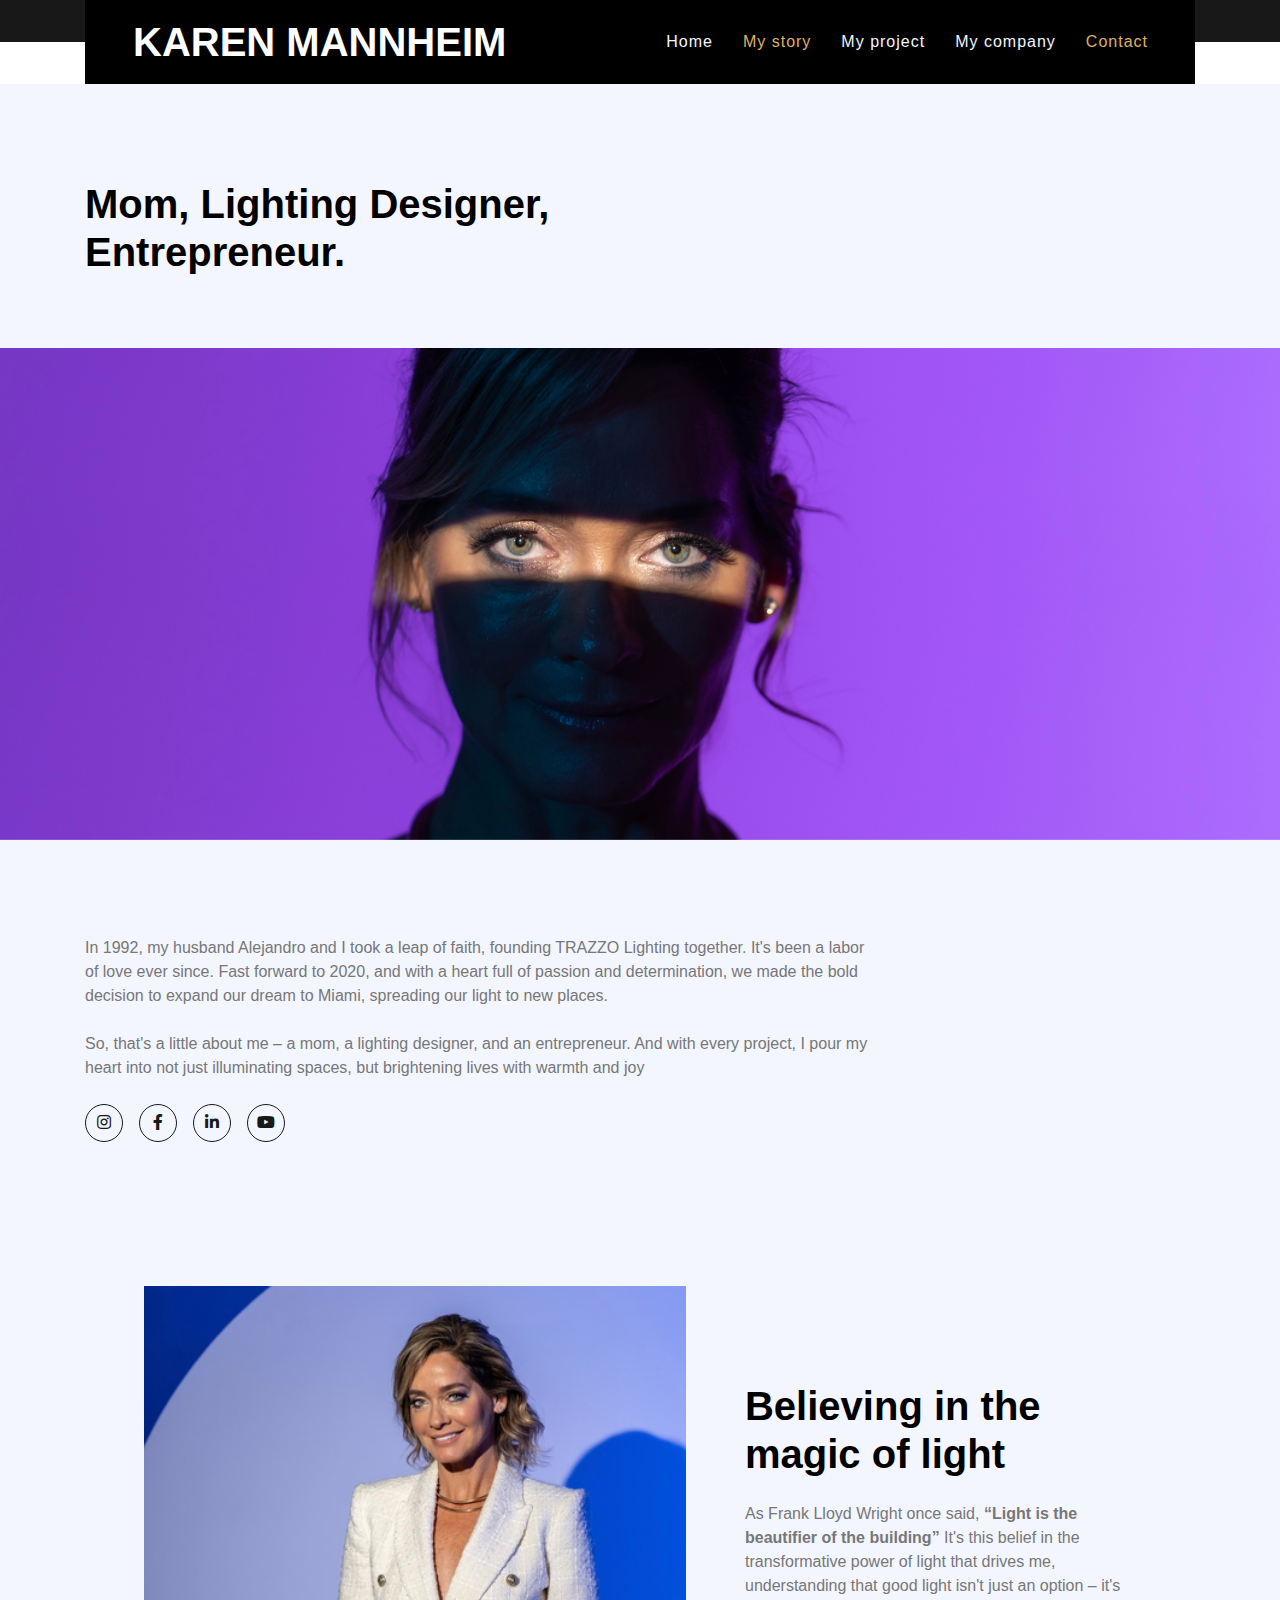
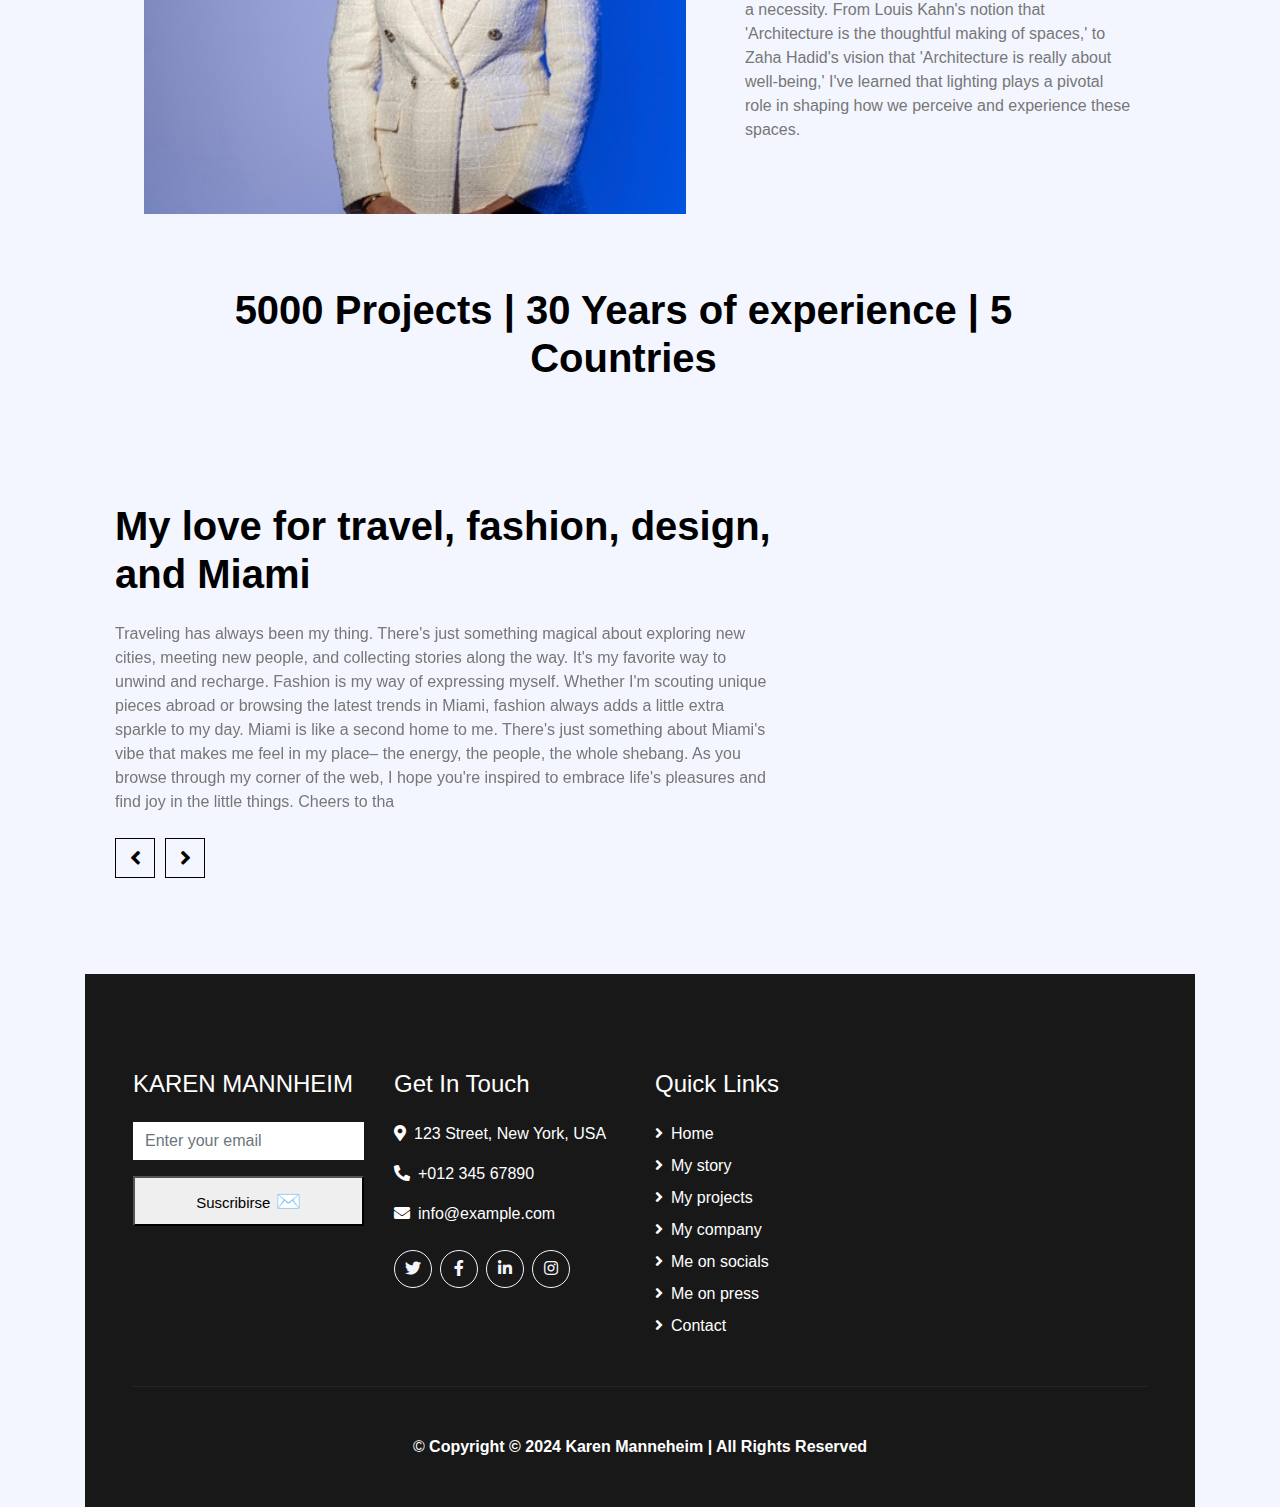
<file: interior-design-html-template/about.html>
<!DOCTYPE html>
<html lang="en">

<head>
    <meta charset="utf-8">
    <title>Web Karen</title>
    <meta content="width=device-width, initial-scale=1.0" name="viewport">
    <meta content="" name="keywords">
    <meta content="" name="description">

    <!-- Favicon -->
    <link href="img/favicon.ico" rel="icon">

    <!-- Google Web Fonts -->
    <link href="https://fonts.googleapis.com/css2?family=Montserrat&family=Oswald:wght@400;500;600&display=swap" rel="stylesheet"> 

    <!-- Font Awesome -->
    <link href="https://cdnjs.cloudflare.com/ajax/libs/font-awesome/5.10.0/css/all.min.css" rel="stylesheet">

    <!-- Flaticon Font -->
    <link href="lib/flaticon/font/flaticon.css" rel="stylesheet">

    <!-- Libraries Stylesheet -->
    <link href="lib/owlcarousel/assets/owl.carousel.min.css" rel="stylesheet">
    <link href="lib/lightbox/css/lightbox.min.css" rel="stylesheet">

    <!-- Customized Bootstrap Stylesheet -->
    <link href="css/style.css" rel="stylesheet">
</head>

<body>

    <!-- Navbar Start -->
    <div class="container-fluid position-relative nav-bar p-0">
        <div class="container position-relative" style="z-index: 9;">
            <nav class="navbar navbar-expand-lg bg-secondary navbar-dark py-3 py-lg-0 pl-3 pl-lg-5">
                <a href="" class="navbar-brand">
                    <h1 class="m-0 display-5 text-white"><span class="text-primary"></span>KAREN MANNHEIM</h1>
                </a>
                <button type="button" class="navbar-toggler" data-toggle="collapse" data-target="#navbarCollapse">
                    <span class="navbar-toggler-icon"></span>
                </button>
                <div class="collapse navbar-collapse justify-content-between px-3" id="navbarCollapse">
                    <div class="navbar-nav ml-auto py-0">
                        <a href="index.html" class="nav-item nav-link">Home</a>
                        <a href="about.html" class="nav-item nav-link active">My story</a>
                        <!--<a href="service.html" class="nav-item nav-link">Service</a>-->
                        <a href="project.html" class="nav-item nav-link">My project</a>
                        <a href="mycompany.html" class="nav-item nav-link">My company</a>
                        <a href="Contact1.html" class="nav-item nav-link active">Contact</a>
                    </div>
                </div>
            </nav>
        </div>
    </div>
    <!-- Navbar End -->
    
    <!-- Features Start -->
    <div class="container-fluid bg-light">
        <div class="container">
            <div class="row">
                <div class="col-lg-8 mt-5 py-5 pr-lg-5">
                    <h1 class="mb-4">Mom, Lighting Designer, Entrepreneur.</h1>
                </div>
            </div>
        </div>
    </div>
    
    <!-- Proyecto 1 -->
    <div class="carousel-inner">
        <div class="carousel-item active">
            <img class="w-100" src="img/mystory.jpg" alt="Image">
            <div class="carousel d-flex flex-column align-items-center justify-content-center">
            </div>
        </div>
    </div>
    
    <!-- Biografia -->
    <div class="container-fluid bg-light">
        <div class="container">
            <div class="row">
                <div class="col-lg-9 mt-5 py-5 pr-lg-5">
                    <p class="mb-4">In 1992, my husband Alejandro and I took a leap of faith, founding TRAZZO Lighting together. It's been a labor of love ever since. Fast forward to 2020, and with a heart full of passion and determination, we made the bold decision to expand our dream to Miami, spreading our light to new places.</p>
                    <p class="mb-4">So, that's a little about me – a mom, a lighting designer, and an entrepreneur. And with every project, I pour my heart into not just illuminating spaces, but brightening lives with warmth and joy</p>
                    <div class="d-flex justify-content-start mt-4">
                        <a class="btn btn-outline-dark rounded-circle text-center mr-3 px-0" style="width: 38px; height: 38px;" href="#"><i class="fab fa-instagram"></i></a>
                        <a class="btn btn-outline-dark rounded-circle text-center mr-3 px-0" style="width: 38px; height: 38px;" href="#"><i class="fab fa-facebook-f"></i></a>
                        <a class="btn btn-outline-dark rounded-circle text-center mr-3 px-0" style="width: 38px; height: 38px;" href="#"><i class="fab fa-linkedin-in"></i></a>
                        <a class="btn btn-outline-dark rounded-circle text-center mr-3 px-0" style="width: 38px; height: 38px;" href="#"><i class="fab fa-youtube"></i></a>
                    </div>
                </div>
            </div>

        <!-- Frases -->

        <!-- Vacio para agregar espacio -->
        <div class="row justify-content-center">
            <div class="col-lg-4 col-md-8 col text-center mb-4">
                <h6 class="text-primary font-weight-normal text-uppercase mb-7"></h6>
                <h1 class="mb-4"></h1>
                <h6 class="text-primary font-weight-normal text-uppercase mb-3"></h6>
            </div>
        </div>

        <!-- Vacio para agregar espacio -->
        <div class="row justify-content-center">
            <div class="col-lg-4 col-md-8 col text-center mb-4">
                <h6 class="text-primary font-weight-normal text-uppercase mb-7"></h6>
                <h1 class="mb-4"></h1>
                <h6 class="text-primary font-weight-normal text-uppercase mb-3"></h6>
            </div>
        </div>

        <!-- Features Start -->
        <div class="container-fluid bg-light">
            <div class="container">
                <div class="row">
                    <div class="col-lg-7">
                        <div class="d-flex flex-column align-items-center justify-content-center h-100 overflow-hidden">
                            <img class="h-100" src="img/about1.jpg" alt="">
                        </div>
                    </div>
                    <div class="col-lg-5 mt-5 py-5 pr-lg-5">
                        <h1 class="mb-4">Believing in the magic of light</h1>
                        <p class="mb-4">As Frank Lloyd Wright once said, <strong>“Light is the beautifier of the building”</strong> It's this belief in the transformative power of light that drives me, understanding that good light isn't just an option – it's a necessity. From Louis Kahn's notion that 'Architecture is the thoughtful making of spaces,' to Zaha Hadid's vision that 'Architecture is really about well-being,' I've learned that lighting plays a pivotal role in shaping how we perceive and experience these spaces.</p>
                    </div>
                </div>
            </div>
        </div>
        <!-- Features End -->

        <!-- Frase proyectos -->
        <div class="row justify-content-center">
            <div class="col-md-10 py-5 pr-md-5 text-center">
                <h6 class="text-primary font-weight-normal text-uppercase mb-4"></h6>
                <h1 class="mb-4">
                    <span style="font-weight: bold;">5000</span> Projects | 
                    <span style="font-weight: bold;">30</span> Years of experience | 
                    <span style="font-weight: bold;">5</span> Countries
                </h1>
            </div>
        </div>

        <!-- My love for travel, fashion, design, and Miami -->
        <div class="container-fluid">
            <div class="container">
                <div class="row">
                    <div class="col-md-8 py-5 pr-md-5">
                        <h1 class="mb-4">My love for travel, fashion, design, and Miami</h1>
                        <div class="owl-carousel testimonial-carousel position-relative pb-5 mb-md-5">
                            <div class="d-flex flex-column">
                                <p>Traveling has always been my thing. There's just something magical about exploring new cities, meeting new people, and collecting stories along the way. It's my favorite way to unwind and recharge. Fashion is my way of expressing myself. Whether I'm scouting unique pieces abroad or browsing the latest trends in Miami, fashion always adds a little extra sparkle to my day. Miami is like a second home to me. There's just something about Miami's vibe that makes me feel in my place– the energy, the people, the whole shebang. As you browse through my corner of the web, I hope you're inspired to embrace life's pleasures and find joy in the little things. Cheers to tha</p>
                            </div>
                            <div class="d-flex flex-column">
                                <p class="m-0">Traveling has always been my thing. There's just something magical about exploring new cities, meeting new people, and collecting stories along the way. It's my favorite way to unwind and recharge. Fashion is my way of expressing myself. Whether I'm scouting unique pieces abroad or browsing the latest trends in Miami, fashion always adds a little extra sparkle to my day. Miami is like a second home to me. There's just something about Miami's vibe that makes me feel in my place– the energy, the people, the whole shebang. As you browse through my corner of the web, I hope you're inspired to embrace life's pleasures and find joy in the little things. Cheers to tha</p>
                            </div>
                        </div>
                    </div>
                </div>
            </div>
        </div>
        <!-- Testimonial End -->



    <!-- Proyecto 1 
    <div class="carousel-inner">
        <div class="carousel-item active">
            <img class="w-100" src="img/mystoryfooter.jpg" alt="Image">
            <div class="carousel d-flex flex-column align-items-center justify-content-center">
            </div>
        </div>
    </div>
-->


    <!-- Footer Start -->
    <div class="container-fluid bg-dark text-white py-5 px-sm-3 px-md-5">
        <div class="row pt-5">
            <div class="col-lg-3 col-md-6 mb-5">
                <h4 class="text-primary mb-4">KAREN MANNHEIM</h4>
                <form action="">
                    <div class="form-group">
                        <input type="text" class="form-control border-0" placeholder="Enter your email" required="required" />
                    </div>
                    <div class="form-group">
                    </div>
                    <div>
                        <button class="btn-white btn-lg btn-primary-white btn-block border-1" type="submit"><span style="font-size: 0.75em;">Suscribirse</span> ✉️</button>
                    </div>
                </form>
            </div>
            <div class="col-lg-3 col-md-6 mb-5">
                <h4 class="text-primary mb-4">Get In Touch</h4>
                <p><i class="fa fa-map-marker-alt mr-2"></i>123 Street, New York, USA</p>
                <p><i class="fa fa-phone-alt mr-2"></i>+012 345 67890</p>
                <p><i class="fa fa-envelope mr-2"></i>info@example.com</p>
                <div class="d-flex justify-content-start mt-4">
                    <a class="btn btn-outline-light rounded-circle text-center mr-2 px-0" style="width: 38px; height: 38px;" href="#"><i class="fab fa-twitter"></i></a>
                    <a class="btn btn-outline-light rounded-circle text-center mr-2 px-0" style="width: 38px; height: 38px;" href="#"><i class="fab fa-facebook-f"></i></a>
                    <a class="btn btn-outline-light rounded-circle text-center mr-2 px-0" style="width: 38px; height: 38px;" href="#"><i class="fab fa-linkedin-in"></i></a>
                    <a class="btn btn-outline-light rounded-circle text-center mr-2 px-0" style="width: 38px; height: 38px;" href="#"><i class="fab fa-instagram"></i></a>
                </div>
            </div>
            <div class="col-lg-3 col-md-6 mb-5">
                <h4 class="text-primary mb-4">Quick Links</h4>
                <div class="d-flex flex-column justify-content-start">
                    <a class="text-white mb-2" href="#"><i class="fa fa-angle-right mr-2"></i>Home</a>
                    <a class="text-white mb-2" href="#"><i class="fa fa-angle-right mr-2"></i>My story</a>
                    <a class="text-white mb-2" href="#"><i class="fa fa-angle-right mr-2"></i>My projects</a>
                    <a class="text-white mb-2" href="#"><i class="fa fa-angle-right mr-2"></i>My company</a>
                    <a class="text-white mb-2" href="#"><i class="fa fa-angle-right mr-2"></i>Me on socials</a>
                    <a class="text-white mb-2" href="#"><i class="fa fa-angle-right mr-2"></i>Me on press</a>
                    <a class="text-white" href="#"><i class="fa fa-angle-right mr-2"></i>Contact</a>
                </div>
            </div>

        </div>
        <div class="container border-top border-secondary pt-5">
            <p class="m-0 text-center text-white">
                &copy; <a class="text-white font-weight-bold" href="#">Copyright © 2024 Karen Manneheim | All Rights Reserved</a>
            </p>
        </div>
    </div>
    <!-- Footer End -->
 

    <!-- Back to Top -->
    <a href="#" class="btn btn-lg btn-primary back-to-top"><i class="fa fa-angle-double-up" style="color: white;"></i></a>


    <!-- JavaScript Libraries -->
    <script src="https://code.jquery.com/jquery-3.4.1.min.js"></script>
    <script src="https://stackpath.bootstrapcdn.com/bootstrap/4.4.1/js/bootstrap.bundle.min.js"></script>
    <script src="lib/easing/easing.min.js"></script>
    <script src="lib/owlcarousel/owl.carousel.min.js"></script>
    <script src="lib/isotope/isotope.pkgd.min.js"></script>
    <script src="lib/lightbox/js/lightbox.min.js"></script>

    <!-- Contact Javascript File -->
    <script src="mail/jqBootstrapValidation.min.js"></script>
    <script src="mail/contact.js"></script>

    <!-- Template Javascript -->
    <script src="js/main.js"></script>
</body>

</html>
</file>
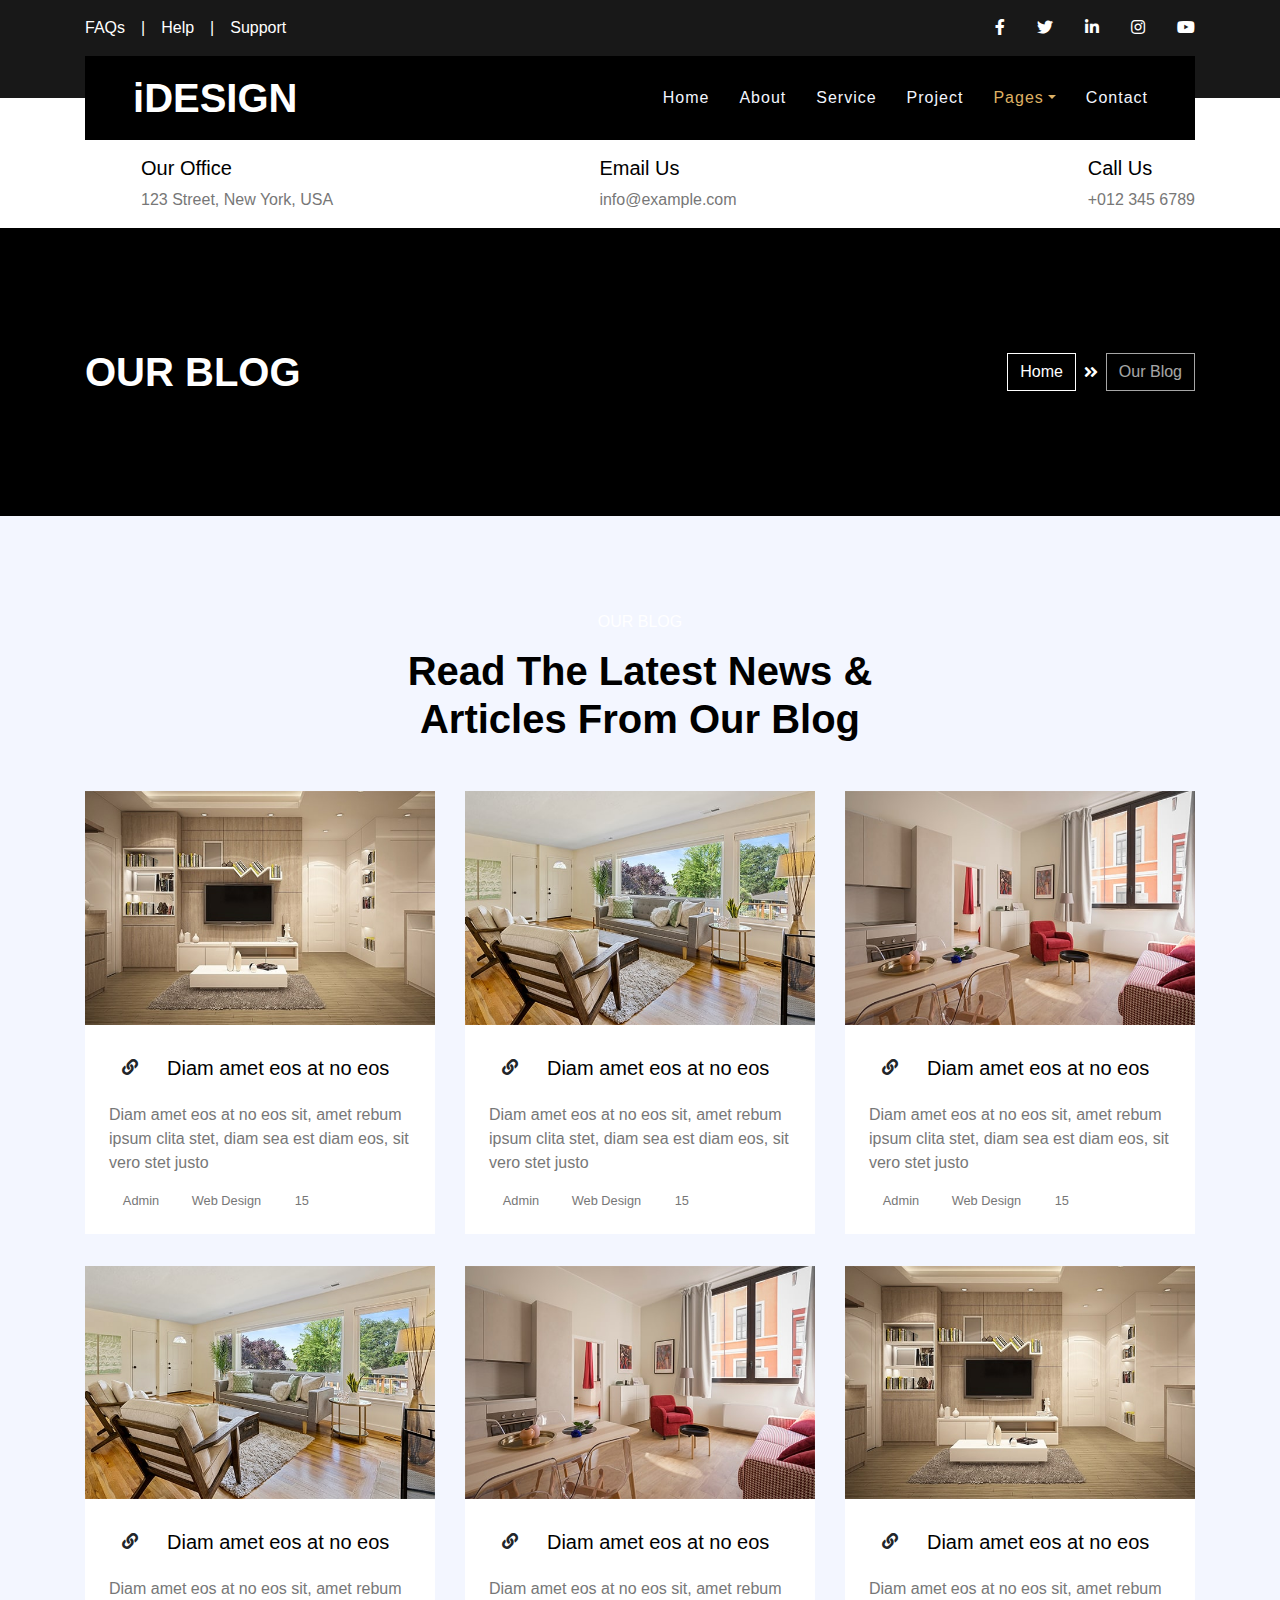
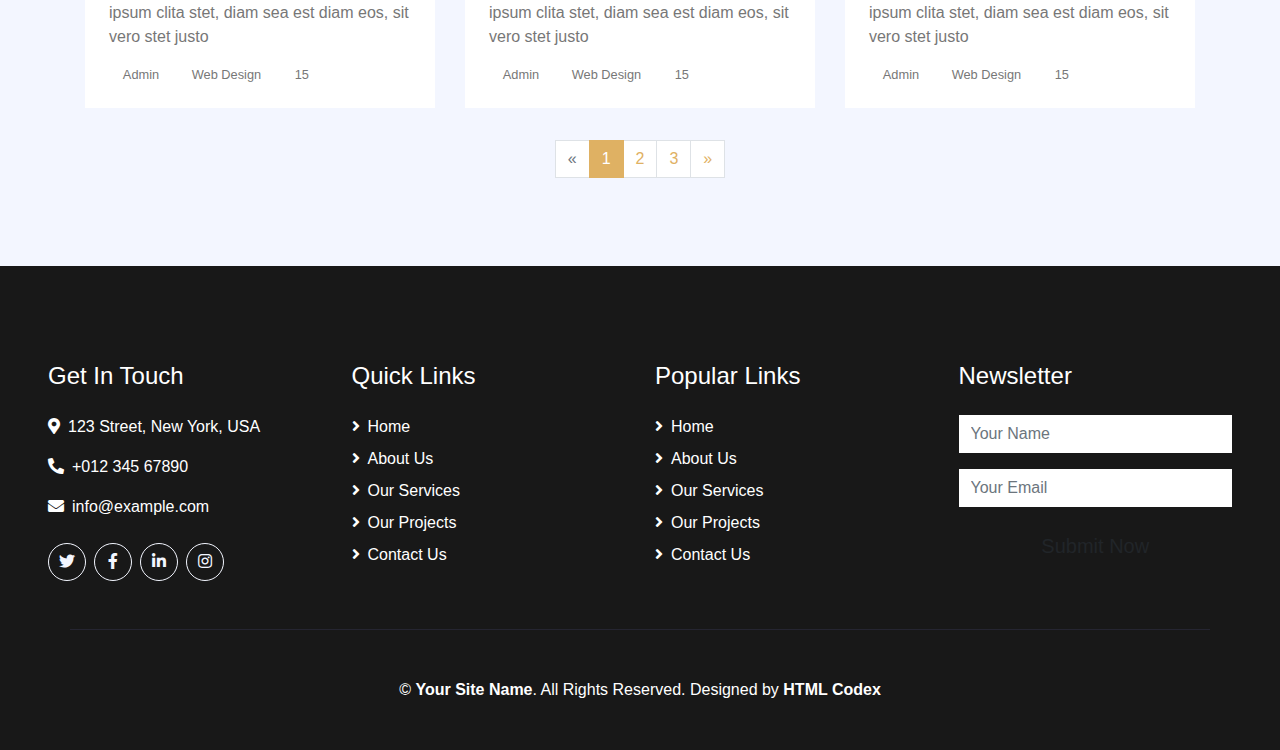
<file: interior-design-html-template/blog.html>
<!DOCTYPE html>
<html lang="en">

<head>
    <meta charset="utf-8">
    <title>Web Karen</title>
    <meta content="width=device-width, initial-scale=1.0" name="viewport">
    <meta content="Free HTML Templates" name="keywords">
    <meta content="Free HTML Templates" name="description">

    <!-- Favicon -->
    <link href="img/favicon.ico" rel="icon">

    <!-- Google Web Fonts -->
    <link href="https://fonts.googleapis.com/css2?family=Montserrat&family=Oswald:wght@400;500;600&display=swap" rel="stylesheet"> 

    <!-- Font Awesome -->
    <link href="https://cdnjs.cloudflare.com/ajax/libs/font-awesome/5.10.0/css/all.min.css" rel="stylesheet">

    <!-- Flaticon Font -->
    <link href="lib/flaticon/font/flaticon.css" rel="stylesheet">

    <!-- Libraries Stylesheet -->
    <link href="lib/owlcarousel/assets/owl.carousel.min.css" rel="stylesheet">
    <link href="lib/lightbox/css/lightbox.min.css" rel="stylesheet">

    <!-- Customized Bootstrap Stylesheet -->
    <link href="css/style.css" rel="stylesheet">
</head>

<body>
    <!-- Topbar Start -->
    <div class="container-fluid bg-dark py-3">
        <div class="container">
            <div class="row">
                <div class="col-md-6 text-center text-lg-left mb-2 mb-lg-0">
                    <div class="d-inline-flex align-items-center">
                        <a class="text-white pr-3" href="">FAQs</a>
                        <span class="text-white">|</span>
                        <a class="text-white px-3" href="">Help</a>
                        <span class="text-white">|</span>
                        <a class="text-white pl-3" href="">Support</a>
                    </div>
                </div>
                <div class="col-md-6 text-center text-lg-right">
                    <div class="d-inline-flex align-items-center">
                        <a class="text-white px-3" href="">
                            <i class="fab fa-facebook-f"></i>
                        </a>
                        <a class="text-white px-3" href="">
                            <i class="fab fa-twitter"></i>
                        </a>
                        <a class="text-white px-3" href="">
                            <i class="fab fa-linkedin-in"></i>
                        </a>
                        <a class="text-white px-3" href="">
                            <i class="fab fa-instagram"></i>
                        </a>
                        <a class="text-white pl-3" href="">
                            <i class="fab fa-youtube"></i>
                        </a>
                    </div>
                </div>
            </div>
        </div>
    </div>
    <!-- Topbar End -->


    <!-- Navbar Start -->
    <div class="container-fluid position-relative nav-bar p-0">
        <div class="container position-relative" style="z-index: 9;">
            <nav class="navbar navbar-expand-lg bg-secondary navbar-dark py-3 py-lg-0 pl-3 pl-lg-5">
                <a href="" class="navbar-brand">
                    <h1 class="m-0 display-5 text-white"><span class="text-primary">i</span>DESIGN</h1>
                </a>
                <button type="button" class="navbar-toggler" data-toggle="collapse" data-target="#navbarCollapse">
                    <span class="navbar-toggler-icon"></span>
                </button>
                <div class="collapse navbar-collapse justify-content-between px-3" id="navbarCollapse">
                    <div class="navbar-nav ml-auto py-0">
                        <a href="index.html" class="nav-item nav-link">Home</a>
                        <a href="about.html" class="nav-item nav-link">About</a>
                        <a href="service.html" class="nav-item nav-link">Service</a>
                        <a href="project.html" class="nav-item nav-link">Project</a>
                        <div class="nav-item dropdown">
                            <a href="#" class="nav-link dropdown-toggle active" data-toggle="dropdown">Pages</a>
                            <div class="dropdown-menu rounded-0 m-0">
                                <a href="blog.html" class="dropdown-item">Blog Grid</a>
                                <a href="single.html" class="dropdown-item">Blog Detail</a>
                            </div>
                        </div>
                        <a href="contact.html" class="nav-item nav-link">Contact</a>
                    </div>
                </div>
            </nav>
        </div>
    </div>
    <!-- Navbar End -->


    <!-- Under Nav Start -->
    <div class="container-fluid bg-white py-3">
        <div class="container">
            <div class="row">
                <div class="col-lg-4 text-left mb-3 mb-lg-0">
                    <div class="d-inline-flex text-left">
                        <h1 class="flaticon-office font-weight-normal text-primary m-0 mr-3"></h1>
                        <div class="d-flex flex-column">
                            <h5>Our Office</h5>
                            <p class="m-0">123 Street, New York, USA</p>
                        </div>
                    </div>
                </div>
                <div class="col-lg-4 text-left text-lg-center mb-3 mb-lg-0">
                    <div class="d-inline-flex text-left">
                        <h1 class="flaticon-email font-weight-normal text-primary m-0 mr-3"></h1>
                        <div class="d-flex flex-column">
                            <h5>Email Us</h5>
                            <p class="m-0">info@example.com</p>
                        </div>
                    </div>
                </div>
                <div class="col-lg-4 text-left text-lg-right mb-3 mb-lg-0">
                    <div class="d-inline-flex text-left">
                        <h1 class="flaticon-telephone font-weight-normal text-primary m-0 mr-3"></h1>
                        <div class="d-flex flex-column">
                            <h5>Call Us</h5>
                            <p class="m-0">+012 345 6789</p>
                        </div>
                    </div>
                </div>
            </div>
        </div>
    </div>
    <!-- Under Nav End -->


    <!-- Page Header Start -->
    <div class="container-fluid bg-secondary py-5">
        <div class="container py-5">
            <div class="row align-items-center py-4">
                <div class="col-md-6 text-center text-md-left">
                    <h1 class="mb-4 mb-md-0 text-primary text-uppercase">Our Blog</h1>
                </div>
                <div class="col-md-6 text-center text-md-right">
                    <div class="d-inline-flex align-items-center">
                        <a class="btn btn-outline-primary" href="">Home</a>
                        <i class="fas fa-angle-double-right text-primary mx-2"></i>
                        <a class="btn btn-outline-primary disabled" href="">Our Blog</a>
                    </div>
                </div>
            </div>
        </div>
    </div>
    <!-- Page Header Start -->


    <!-- Blog Start -->
    <div class="container-fluid bg-light pt-5">
        <div class="container py-5">
            <div class="row justify-content-center">
                <div class="col-lg-6 col-md-8 col text-center mb-4">
                    <h6 class="text-primary font-weight-normal text-uppercase mb-3">Our Blog</h6>
                    <h1 class="mb-4">Read The Latest News & Articles From Our Blog</h1>
                </div>
            </div>
            <div class="row pb-3">
                <div class="col-md-4 mb-4">
                    <div class="card border-0 mb-2">
                        <img class="card-img-top" src="img/blog-1.jpg" alt="">
                        <div class="card-body bg-white p-4">
                            <div class="d-flex align-items-center mb-3">
                                <a class="btn btn-primary" href=""><i class="fa fa-link"></i></a>
                                <h5 class="m-0 ml-3 text-truncate">Diam amet eos at no eos</h5>
                            </div>
                            <p>Diam amet eos at no eos sit, amet rebum ipsum clita stet, diam sea est diam eos, sit vero stet justo</p>
                            <div class="d-flex">
                                <small class="mr-3"><i class="fa fa-user text-primary"></i> Admin</small>
                                <small class="mr-3"><i class="fa fa-folder text-primary"></i> Web Design</small>
                                <small class="mr-3"><i class="fa fa-comments text-primary"></i> 15</small>
                            </div>
                        </div>
                    </div>
                </div>
                <div class="col-md-4 mb-4">
                    <div class="card border-0 mb-2">
                        <img class="card-img-top" src="img/blog-2.jpg" alt="">
                        <div class="card-body bg-white p-4">
                            <div class="d-flex align-items-center mb-3">
                                <a class="btn btn-primary" href=""><i class="fa fa-link"></i></a>
                                <h5 class="m-0 ml-3 text-truncate">Diam amet eos at no eos</h5>
                            </div>
                            <p>Diam amet eos at no eos sit, amet rebum ipsum clita stet, diam sea est diam eos, sit vero stet justo</p>
                            <div class="d-flex">
                                <small class="mr-3"><i class="fa fa-user text-primary"></i> Admin</small>
                                <small class="mr-3"><i class="fa fa-folder text-primary"></i> Web Design</small>
                                <small class="mr-3"><i class="fa fa-comments text-primary"></i> 15</small>
                            </div>
                        </div>
                    </div>
                </div>
                <div class="col-md-4 mb-4">
                    <div class="card border-0 mb-2">
                        <img class="card-img-top" src="img/blog-3.jpg" alt="">
                        <div class="card-body bg-white p-4">
                            <div class="d-flex align-items-center mb-3">
                                <a class="btn btn-primary" href=""><i class="fa fa-link"></i></a>
                                <h5 class="m-0 ml-3 text-truncate">Diam amet eos at no eos</h5>
                            </div>
                            <p>Diam amet eos at no eos sit, amet rebum ipsum clita stet, diam sea est diam eos, sit vero stet justo</p>
                            <div class="d-flex">
                                <small class="mr-3"><i class="fa fa-user text-primary"></i> Admin</small>
                                <small class="mr-3"><i class="fa fa-folder text-primary"></i> Web Design</small>
                                <small class="mr-3"><i class="fa fa-comments text-primary"></i> 15</small>
                            </div>
                        </div>
                    </div>
                </div>
                <div class="col-md-4 mb-4">
                    <div class="card border-0 mb-2">
                        <img class="card-img-top" src="img/blog-2.jpg" alt="">
                        <div class="card-body bg-white p-4">
                            <div class="d-flex align-items-center mb-3">
                                <a class="btn btn-primary" href=""><i class="fa fa-link"></i></a>
                                <h5 class="m-0 ml-3 text-truncate">Diam amet eos at no eos</h5>
                            </div>
                            <p>Diam amet eos at no eos sit, amet rebum ipsum clita stet, diam sea est diam eos, sit vero stet justo</p>
                            <div class="d-flex">
                                <small class="mr-3"><i class="fa fa-user text-primary"></i> Admin</small>
                                <small class="mr-3"><i class="fa fa-folder text-primary"></i> Web Design</small>
                                <small class="mr-3"><i class="fa fa-comments text-primary"></i> 15</small>
                            </div>
                        </div>
                    </div>
                </div>
                <div class="col-md-4 mb-4">
                    <div class="card border-0 mb-2">
                        <img class="card-img-top" src="img/blog-3.jpg" alt="">
                        <div class="card-body bg-white p-4">
                            <div class="d-flex align-items-center mb-3">
                                <a class="btn btn-primary" href=""><i class="fa fa-link"></i></a>
                                <h5 class="m-0 ml-3 text-truncate">Diam amet eos at no eos</h5>
                            </div>
                            <p>Diam amet eos at no eos sit, amet rebum ipsum clita stet, diam sea est diam eos, sit vero stet justo</p>
                            <div class="d-flex">
                                <small class="mr-3"><i class="fa fa-user text-primary"></i> Admin</small>
                                <small class="mr-3"><i class="fa fa-folder text-primary"></i> Web Design</small>
                                <small class="mr-3"><i class="fa fa-comments text-primary"></i> 15</small>
                            </div>
                        </div>
                    </div>
                </div>
                <div class="col-md-4 mb-4">
                    <div class="card border-0 mb-2">
                        <img class="card-img-top" src="img/blog-1.jpg" alt="">
                        <div class="card-body bg-white p-4">
                            <div class="d-flex align-items-center mb-3">
                                <a class="btn btn-primary" href=""><i class="fa fa-link"></i></a>
                                <h5 class="m-0 ml-3 text-truncate">Diam amet eos at no eos</h5>
                            </div>
                            <p>Diam amet eos at no eos sit, amet rebum ipsum clita stet, diam sea est diam eos, sit vero stet justo</p>
                            <div class="d-flex">
                                <small class="mr-3"><i class="fa fa-user text-primary"></i> Admin</small>
                                <small class="mr-3"><i class="fa fa-folder text-primary"></i> Web Design</small>
                                <small class="mr-3"><i class="fa fa-comments text-primary"></i> 15</small>
                            </div>
                        </div>
                    </div>
                </div>
                <div class="col-md-12 mb-4">
                    <nav aria-label="Page navigation">
                      <ul class="pagination justify-content-center mb-0">
                        <li class="page-item disabled">
                          <a class="page-link" href="#" aria-label="Previous">
                            <span aria-hidden="true">&laquo;</span>
                            <span class="sr-only">Previous</span>
                          </a>
                        </li>
                        <li class="page-item active"><a class="page-link" href="#">1</a></li>
                        <li class="page-item"><a class="page-link" href="#">2</a></li>
                        <li class="page-item"><a class="page-link" href="#">3</a></li>
                        <li class="page-item">
                          <a class="page-link" href="#" aria-label="Next">
                            <span aria-hidden="true">&raquo;</span>
                            <span class="sr-only">Next</span>
                          </a>
                        </li>
                      </ul>
                    </nav>
                </div>
            </div>
        </div>
    </div>
    <!-- Blog End -->


    <!-- Footer Start -->
    <div class="container-fluid bg-dark text-white py-5 px-sm-3 px-md-5">
        <div class="row pt-5">
            <div class="col-lg-3 col-md-6 mb-5">
                <h4 class="text-primary mb-4">Get In Touch</h4>
                <p><i class="fa fa-map-marker-alt mr-2"></i>123 Street, New York, USA</p>
                <p><i class="fa fa-phone-alt mr-2"></i>+012 345 67890</p>
                <p><i class="fa fa-envelope mr-2"></i>info@example.com</p>
                <div class="d-flex justify-content-start mt-4">
                    <a class="btn btn-outline-light rounded-circle text-center mr-2 px-0" style="width: 38px; height: 38px;" href="#"><i class="fab fa-twitter"></i></a>
                    <a class="btn btn-outline-light rounded-circle text-center mr-2 px-0" style="width: 38px; height: 38px;" href="#"><i class="fab fa-facebook-f"></i></a>
                    <a class="btn btn-outline-light rounded-circle text-center mr-2 px-0" style="width: 38px; height: 38px;" href="#"><i class="fab fa-linkedin-in"></i></a>
                    <a class="btn btn-outline-light rounded-circle text-center mr-2 px-0" style="width: 38px; height: 38px;" href="#"><i class="fab fa-instagram"></i></a>
                </div>
            </div>
            <div class="col-lg-3 col-md-6 mb-5">
                <h4 class="text-primary mb-4">Quick Links</h4>
                <div class="d-flex flex-column justify-content-start">
                    <a class="text-white mb-2" href="#"><i class="fa fa-angle-right mr-2"></i>Home</a>
                    <a class="text-white mb-2" href="#"><i class="fa fa-angle-right mr-2"></i>About Us</a>
                    <a class="text-white mb-2" href="#"><i class="fa fa-angle-right mr-2"></i>Our Services</a>
                    <a class="text-white mb-2" href="#"><i class="fa fa-angle-right mr-2"></i>Our Projects</a>
                    <a class="text-white" href="#"><i class="fa fa-angle-right mr-2"></i>Contact Us</a>
                </div>
            </div>
            <div class="col-lg-3 col-md-6 mb-5">
                <h4 class="text-primary mb-4">Popular Links</h4>
                <div class="d-flex flex-column justify-content-start">
                    <a class="text-white mb-2" href="#"><i class="fa fa-angle-right mr-2"></i>Home</a>
                    <a class="text-white mb-2" href="#"><i class="fa fa-angle-right mr-2"></i>About Us</a>
                    <a class="text-white mb-2" href="#"><i class="fa fa-angle-right mr-2"></i>Our Services</a>
                    <a class="text-white mb-2" href="#"><i class="fa fa-angle-right mr-2"></i>Our Projects</a>
                    <a class="text-white" href="#"><i class="fa fa-angle-right mr-2"></i>Contact Us</a>
                </div>
            </div>
            <div class="col-lg-3 col-md-6 mb-5">
                <h4 class="text-primary mb-4">Newsletter</h4>
                <form action="">
                    <div class="form-group">
                        <input type="text" class="form-control border-0" placeholder="Your Name" required="required" />
                    </div>
                    <div class="form-group">
                        <input type="email" class="form-control border-0" placeholder="Your Email" required="required" />
                    </div>
                    <div>
                        <button class="btn btn-lg btn-primary btn-block border-0" type="submit">Submit Now</button>
                    </div>
                </form>
            </div>
        </div>
        <div class="container border-top border-secondary pt-5">
            <p class="m-0 text-center text-white">
                &copy; <a class="text-white font-weight-bold" href="#">Your Site Name</a>. All Rights Reserved. 
				
				<!--/*** This template is free as long as you keep the footer author’s credit link/attribution link/backlink. If you'd like to use the template without the footer author’s credit link/attribution link/backlink, you can purchase the Credit Removal License from "https://htmlcodex.com/credit-removal". Thank you for your support. ***/-->
				Designed by <a class="text-white font-weight-bold" href="https://htmlcodex.com">HTML Codex</a>
            </p>
        </div>
    </div>
    <!-- Footer End -->


    <!-- Back to Top -->
    <a href="#" class="btn btn-lg btn-primary back-to-top"><i class="fa fa-angle-double-up"></i></a>


    <!-- JavaScript Libraries -->
    <script src="https://code.jquery.com/jquery-3.4.1.min.js"></script>
    <script src="https://stackpath.bootstrapcdn.com/bootstrap/4.4.1/js/bootstrap.bundle.min.js"></script>
    <script src="lib/easing/easing.min.js"></script>
    <script src="lib/owlcarousel/owl.carousel.min.js"></script>
    <script src="lib/isotope/isotope.pkgd.min.js"></script>
    <script src="lib/lightbox/js/lightbox.min.js"></script>

    <!-- Contact Javascript File -->
    <script src="mail/jqBootstrapValidation.min.js"></script>
    <script src="mail/contact.js"></script>

    <!-- Template Javascript -->
    <script src="js/main.js"></script>
</body>

</html>
</file>
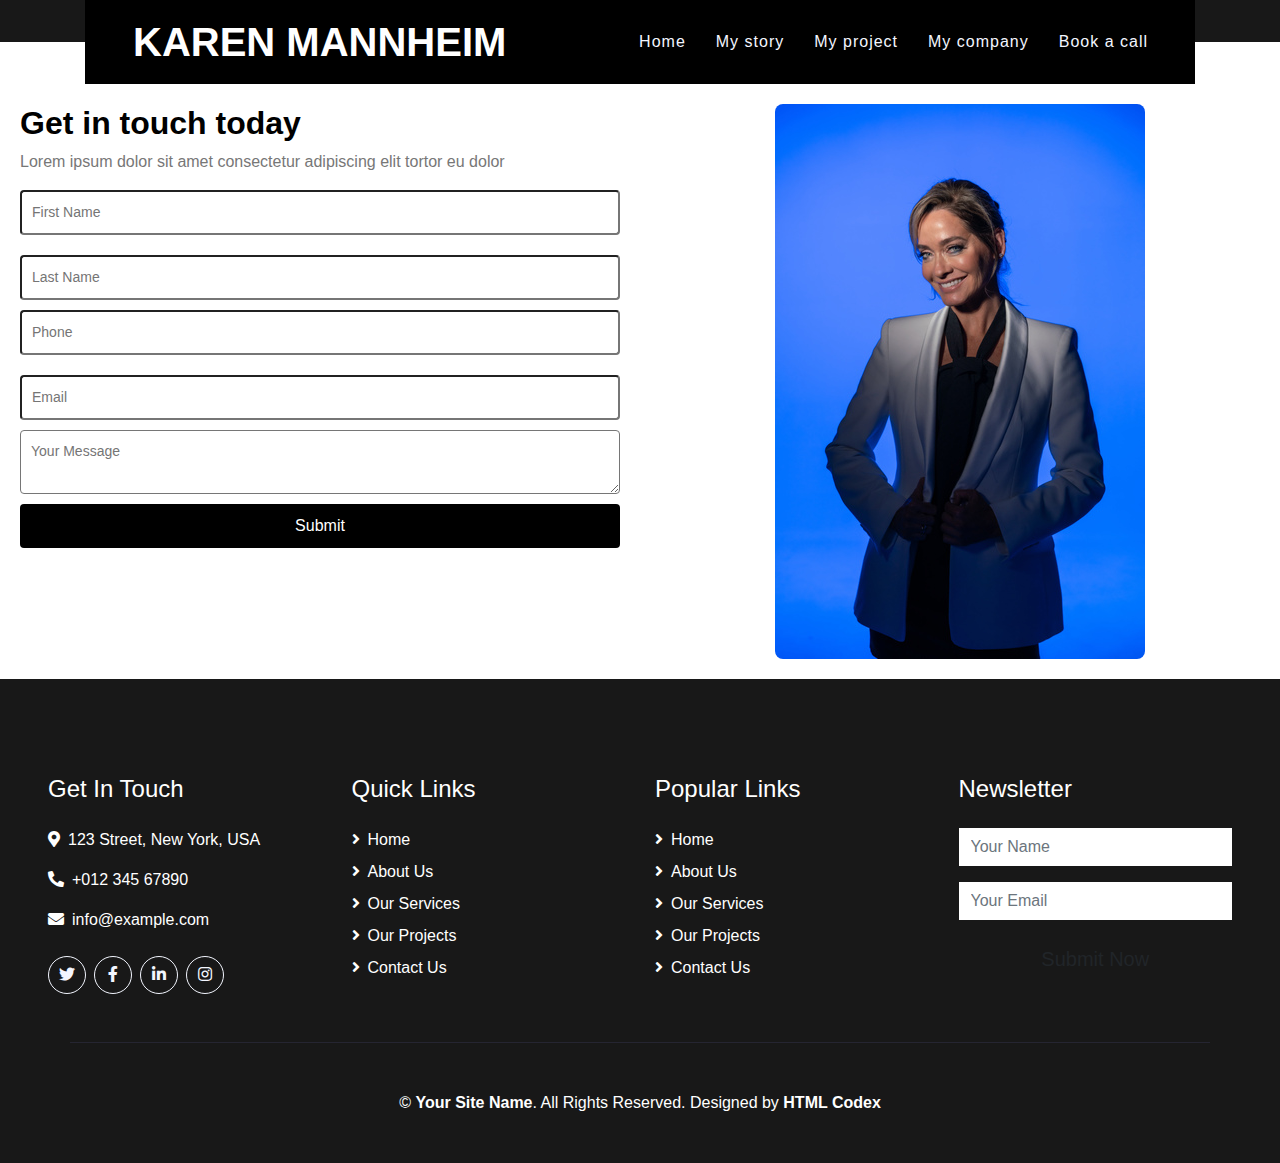
<file: interior-design-html-template/bookacall.html>
<!DOCTYPE html>
<html lang="en">

<head>
    <meta charset="utf-8">
    <title>Web Karen</title>
    <meta content="width=device-width, initial-scale=1.0" name="viewport">
    <meta content="" name="keywords">
    <meta content="" name="description">

    <!-- Favicon -->
    <link href="img/favicon.ico" rel="icon">

    <!-- Google Web Fonts -->
    <link href="https://fonts.googleapis.com/css2?family=Montserrat&family=Oswald:wght@400;500;600&display=swap" rel="stylesheet">

    <!-- Font Awesome -->
    <link href="https://cdnjs.cloudflare.com/ajax/libs/font-awesome/5.10.0/css/all.min.css" rel="stylesheet">

    <!-- Flaticon Font -->
    <link href="lib/flaticon/font/flaticon.css" rel="stylesheet">

    <!-- Libraries Stylesheet -->
    <link href="lib/owlcarousel/assets/owl.carousel.min.css" rel="stylesheet">
    <link href="lib/lightbox/css/lightbox.min.css" rel="stylesheet">

    <!-- Customized Bootstrap Stylesheet -->
    <link href="css/style.css" rel="stylesheet">

</head>

<body>

    <!-- Navbar Start -->
    <div class="container-fluid position-relative nav-bar p-0">
        <div class="container position-relative" style="z-index: 9;">
            <nav class="navbar navbar-expand-lg bg-secondary navbar-dark py-3 py-lg-0 pl-3 pl-lg-5">
                <a href="" class="navbar-brand">
                    <h1 class="m-0 display-5 text-white"><span class="text-primary"></span>KAREN MANNHEIM</h1>
                </a>
                <button type="button" class="navbar-toggler" data-toggle="collapse" data-target="#navbarCollapse">
                    <span class="navbar-toggler-icon"></span>
                </button>
                <div class="collapse navbar-collapse justify-content-between px-3" id="navbarCollapse">
                    <div class="navbar-nav ml-auto py-0">
                        <a href="index.html" class="nav-item nav-link">Home</a>
                        <a href="about.html" class="nav-item nav-link">My story</a>
                        <a href="project.html" class="nav-item nav-link">My project</a>
                        <a href="mycompany.html" class="nav-item nav-link">My company</a>
                        <a href="Contact.html" class="nav-item nav-link">Book a call</a>
                    </div>
                </div>
            </nav>
        </div>
    </div>
    <!-- Navbar End -->

    <!-- Contact Form Start -->
    <table style="width: 100%; border-collapse: collapse;">
        <tr>
            <td style="width: 50%; padding: 20px; vertical-align: top;">
                <div style="max-width: 800px; margin: 0 auto;">
                    <h2 style="margin-top: 0;">Get in touch today</h2>
                    <p>Lorem ipsum dolor sit amet consectetur adipiscing elit tortor eu dolor</p>
                    <form style="display: flex; flex-direction: column;">
                        <div style="display: flex; flex-direction: column; gap: 10px;">
                            <input type="text" placeholder="First Name" name="firstName" style="margin-bottom: 10px; padding: 10px; font-size: 14px; border-radius: 4px; width: 100%;">
                            <input type="text" placeholder="Last Name" name="lastName" style="margin-bottom: 10px; padding: 10px; font-size: 14px; border-radius: 4px; width: 100%;">
                        </div>
                        <div style="display: flex; flex-direction: column; gap: 10px;">
                            <input type="text" placeholder="Phone" name="phone" style="margin-bottom: 10px; padding: 10px; font-size: 14px; border-radius: 4px; width: 100%;">
                            <input type="email" placeholder="Email" name="email" style="margin-bottom: 10px; padding: 10px; font-size: 14px; border-radius: 4px; width: 100%;">
                        </div>
                        <textarea placeholder="Your Message" name="message" style="margin-bottom: 10px; padding: 10px; font-size: 14px; border-radius: 4px; width: 100%; height: auto;"></textarea>
                        <button type="submit" style="padding: 10px; font-size: 16px; background-color: #000; color: #fff; border: none; border-radius: 4px; cursor: pointer;">Submit</button>
                    </form>
                </div>
            </td>
            <td style="width: 50%; padding: 20px; vertical-align: top; text-align: center;">
                <img src="img/Karen9781 (2).jpg" alt="Profile Image" style="max-width: 100%; height: auto; border-radius: 8px;">
            </td>
        </tr>
    </table>
    <!-- Contact Form End -->



    <!-- Footer Start -->
    <div class="container-fluid bg-dark text-white py-5 px-sm-3 px-md-5">
        <div class="row pt-5">
            <div class="col-lg-3 col-md-6 mb-5">
                <h4 class="text-primary mb-4">Get In Touch</h4>
                <p><i class="fa fa-map-marker-alt mr-2"></i>123 Street, New York, USA</p>
                <p><i class="fa fa-phone-alt mr-2"></i>+012 345 67890</p>
                <p><i class="fa fa-envelope mr-2"></i>info@example.com</p>
                <div class="d-flex justify-content-start mt-4">
                    <a class="btn btn-outline-light rounded-circle text-center mr-2 px-0" style="width: 38px; height: 38px;" href="#"><i class="fab fa-twitter"></i></a>
                    <a class="btn btn-outline-light rounded-circle text-center mr-2 px-0" style="width: 38px; height: 38px;" href="#"><i class="fab fa-facebook-f"></i></a>
                    <a class="btn btn-outline-light rounded-circle text-center mr-2 px-0" style="width: 38px; height: 38px;" href="#"><i class="fab fa-linkedin-in"></i></a>
                    <a class="btn btn-outline-light rounded-circle text-center mr-2 px-0" style="width: 38px; height: 38px;" href="#"><i class="fab fa-instagram"></i></a>
                </div>
            </div>
            <div class="col-lg-3 col-md-6 mb-5">
                <h4 class="text-primary mb-4">Quick Links</h4>
                <div class="d-flex flex-column justify-content-start">
                    <a class="text-white mb-2" href="#"><i class="fa fa-angle-right mr-2"></i>Home</a>
                    <a class="text-white mb-2" href="#"><i class="fa fa-angle-right mr-2"></i>About Us</a>
                    <a class="text-white mb-2" href="#"><i class="fa fa-angle-right mr-2"></i>Our Services</a>
                    <a class="text-white mb-2" href="#"><i class="fa fa-angle-right mr-2"></i>Our Projects</a>
                    <a class="text-white" href="#"><i class="fa fa-angle-right mr-2"></i>Contact Us</a>
                </div>
            </div>
            <div class="col-lg-3 col-md-6 mb-5">
                <h4 class="text-primary mb-4">Popular Links</h4>
                <div class="d-flex flex-column justify-content-start">
                    <a class="text-white mb-2" href="#"><i class="fa fa-angle-right mr-2"></i>Home</a>
                    <a class="text-white mb-2" href="#"><i class="fa fa-angle-right mr-2"></i>About Us</a>
                    <a class="text-white mb-2" href="#"><i class="fa fa-angle-right mr-2"></i>Our Services</a>
                    <a class="text-white mb-2" href="#"><i class="fa fa-angle-right mr-2"></i>Our Projects</a>
                    <a class="text-white" href="#"><i class="fa fa-angle-right mr-2"></i>Contact Us</a>
                </div>
            </div>
            <div class="col-lg-3 col-md-6 mb-5">
                <h4 class="text-primary mb-4">Newsletter</h4>
                <form action="">
                    <div class="form-group">
                        <input type="text" class="form-control border-0" placeholder="Your Name" required="required" />
                    </div>
                    <div class="form-group">
                        <input type="email" class="form-control border-0" placeholder="Your Email" required="required" />
                    </div>
                    <div>
                        <button class="btn btn-lg btn-primary btn-block border-0" type="submit">Submit Now</button>
                    </div>
                </form>
            </div>
        </div>
        <div class="container border-top border-secondary pt-5">
            <p class="m-0 text-center text-white">
                &copy; <a class="text-white font-weight-bold" href="#">Your Site Name</a>. All Rights Reserved. 
				
				<!--/*** This template is free as long as you keep the footer author’s credit link/attribution link/backlink. If you'd like to use the template without the footer author’s credit link/attribution link/backlink, you can purchase the Credit Removal License from "https://htmlcodex.com/credit-removal". Thank you for your support. ***/-->
				Designed by <a class="text-white font-weight-bold" href="https://htmlcodex.com">HTML Codex</a>
            </p>
        </div>
    </div>
    <!-- Footer End -->


    <!-- Back to Top -->
    <a href="#" class="btn btn-lg btn-primary back-to-top"><i class="fa fa-angle-double-up"></i></a>


    <!-- JavaScript Libraries -->
    <script src="https://code.jquery.com/jquery-3.4.1.min.js"></script>
    <script src="https://stackpath.bootstrapcdn.com/bootstrap/4.4.1/js/bootstrap.bundle.min.js"></script>
    <script src="lib/easing/easing.min.js"></script>
    <script src="lib/owlcarousel/owl.carousel.min.js"></script>
    <script src="lib/isotope/isotope.pkgd.min.js"></script>
    <script src="lib/lightbox/js/lightbox.min.js"></script>

    <!-- Contact Javascript File -->
    <script src="mail/jqBootstrapValidation.min.js"></script>
    <script src="mail/contact.js"></script>

    <!-- Template Javascript -->
    <script src="js/main.js"></script>
</body>

</html>
</file>
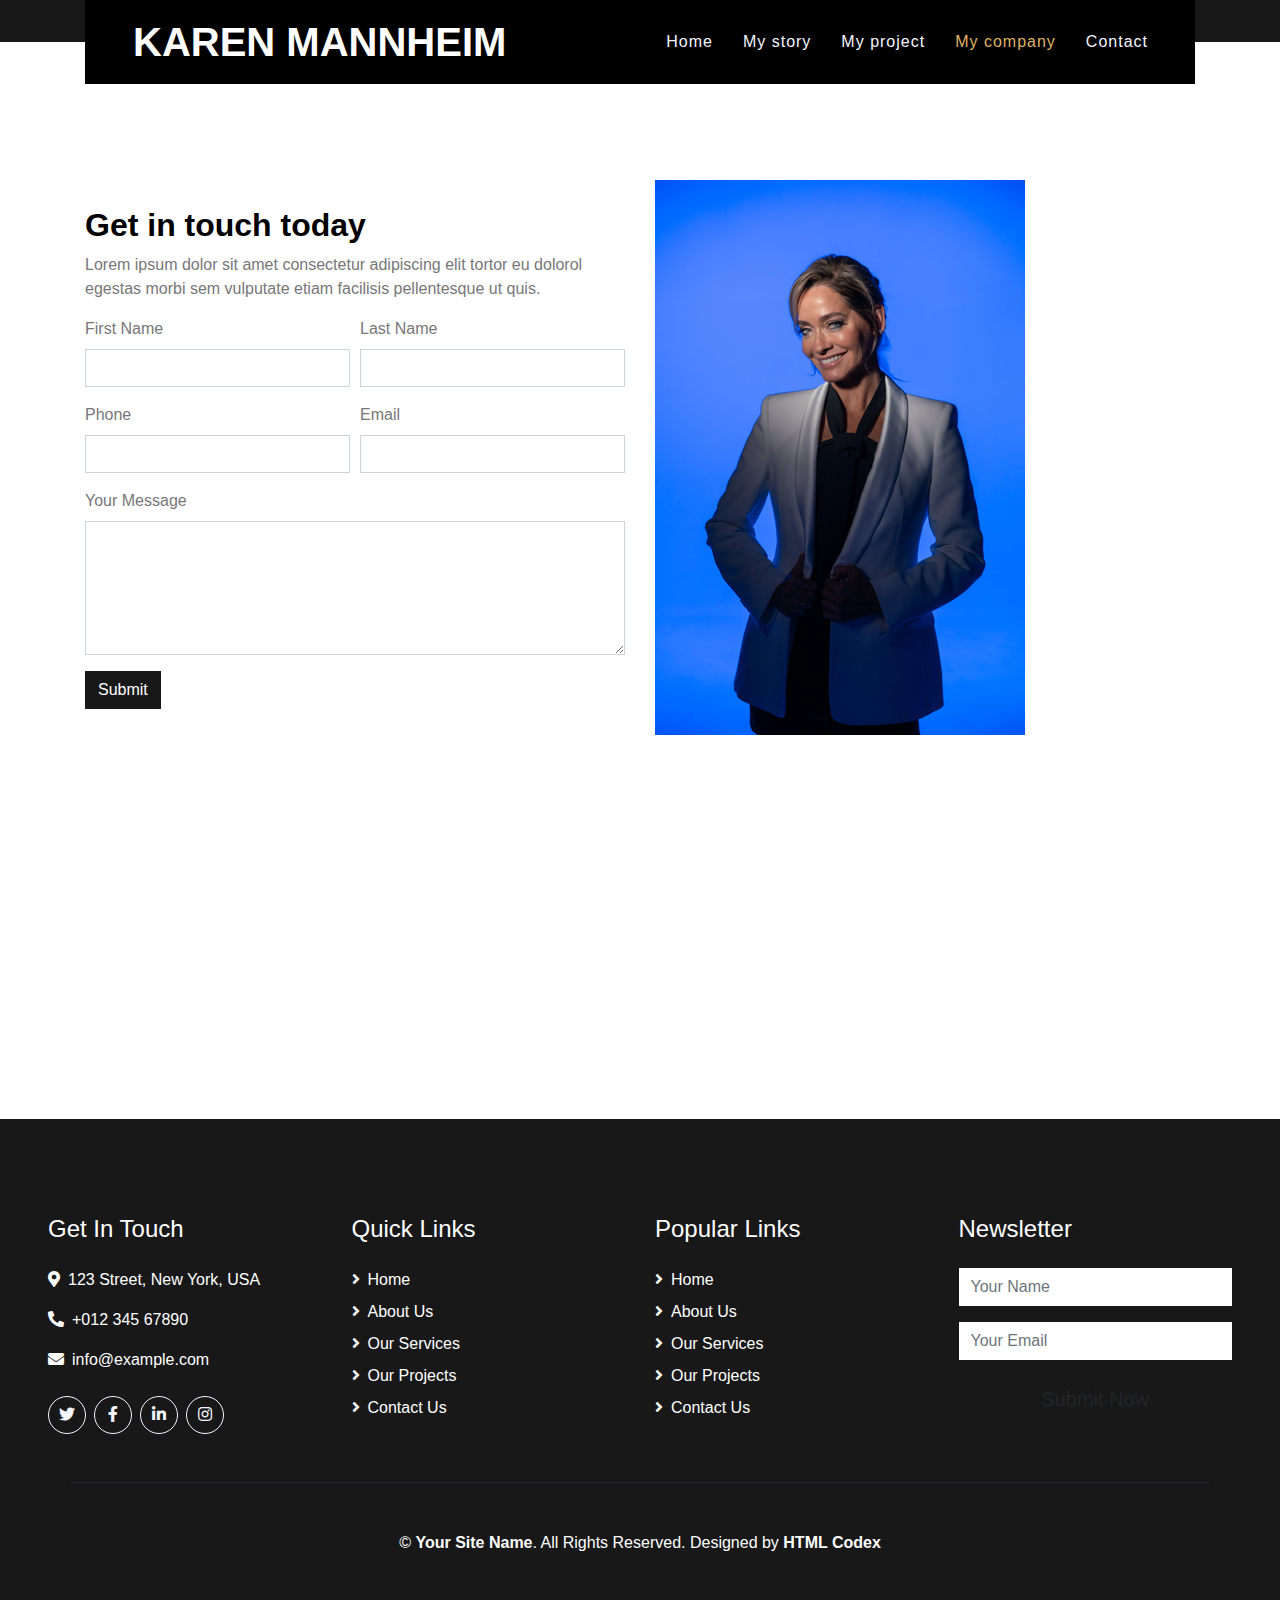
<file: interior-design-html-template/contact.html>
<!DOCTYPE html>
<html lang="en">

    <head>
        <meta charset="utf-8">
        <title>Web Karen</title>
        <meta content="width=device-width, initial-scale=1.0" name="viewport">
        <meta content="" name="keywords">
        <meta content="" name="description">
    
        <!-- Favicon -->
        <link href="img/favicon.ico" rel="icon">
    
        <!-- Google Web Fonts -->
        <link href="https://fonts.googleapis.com/css2?family=Montserrat&family=Oswald:wght@400;500;600&display=swap" rel="stylesheet"> 
    
        <!-- Font Awesome -->
        <link href="https://cdnjs.cloudflare.com/ajax/libs/font-awesome/5.10.0/css/all.min.css" rel="stylesheet">
    
        <!-- Flaticon Font -->
        <link href="lib/flaticon/font/flaticon.css" rel="stylesheet">
    
        <!-- Libraries Stylesheet -->
        <link href="lib/owlcarousel/assets/owl.carousel.min.css" rel="stylesheet">
        <link href="lib/lightbox/css/lightbox.min.css" rel="stylesheet">
    
        <!-- Customized Bootstrap Stylesheet -->
        <link href="css/style.css" rel="stylesheet">
    </head>

<body>

    <!-- Navbar Start -->
    <div class="container-fluid position-relative nav-bar p-0">
        <div class="container position-relative" style="z-index: 9;">
            <nav class="navbar navbar-expand-lg bg-secondary navbar-dark py-3 py-lg-0 pl-3 pl-lg-5">
                <a href="" class="navbar-brand">
                    <h1 class="m-0 display-5 text-white"><span class="text-primary"></span>KAREN MANNHEIM</h1>
                </a>
                <button type="button" class="navbar-toggler" data-toggle="collapse" data-target="#navbarCollapse">
                    <span class="navbar-toggler-icon"></span>
                </button>
                <div class="collapse navbar-collapse justify-content-between px-3" id="navbarCollapse">
                    <div class="navbar-nav ml-auto py-0">
                        <a href="index.html" class="nav-item nav-link">Home</a>
                        <a href="about.html" class="nav-item nav-link">My story</a>
                        <a href="project.html" class="nav-item nav-link">My project</a>
                        <a href="mycompany.html" class="nav-item nav-link active">My company</a>
                        <a href="Contact.html" class="nav-item nav-link">Contact</a>
                    </div>
                </div>
            </nav>
        </div>
    </div>
    <!-- Navbar End -->

    <!-- Vacio para agregar espacio -->
    <div class="container">
        <div class="row justify-content-center no-gutters">
            <div class="col-lg-7 col-md-8 col text-center mb-4">
                <h1 class="mb-4"></h1>
                <h3 class="text-primary-black font-weight-normal mb-1"></h3>
                <h3 class="text-primary-black font-weight-normal mb-3"></h3>
            </div>
        </div>
    </div>

    <!-- Contact Start -->
    <div class="container-fluid bg-white py-5">
        <div class="container">
            <div class="row align-items-center">
                <div class="col-lg-6 mb-5 mb-lg-0">
                    <h2>Get in touch today</h2>
                    <p>Lorem ipsum dolor sit amet consectetur adipiscing elit tortor eu dolorol egestas morbi sem vulputate etiam facilisis pellentesque ut quis.</p>
                    <form>
                        <div class="form-row">
                            <div class="form-group col-md-6">
                                <label for="firstName">First Name</label>
                                <input type="text" class="form-control" id="firstName" placeholder="" name="firstName">
                            </div>
                            <div class="form-group col-md-6">
                                <label for="lastName">Last Name</label>
                                <input type="text" class="form-control" id="lastName" placeholder="" name="lastName">
                            </div>
                        </div>
                        <div class="form-row">
                            <div class="form-group col-md-6">
                                <label for="phone">Phone</label>
                                <input type="text" class="form-control" id="phone" placeholder="" name="phone">
                            </div>
                            <div class="form-group col-md-6">
                                <label for="email">Email</label>
                                <input type="email" class="form-control" id="email" placeholder="" name="email">
                            </div>
                        </div>
                        <div class="form-group">
                            <label for="message">Your Message</label>
                            <textarea class="form-control" id="message" placeholder="" name="message" rows="5"></textarea>
                        </div>
                        <button type="submit" class="btn btn-dark">Submit</button>
                    </form>
                </div>
                <div class="col-lg-6">
                    <img src="img/Karen9781 (2).jpg" alt="Profile Image" class="img-fluid">
                </div>
            </div>
        </div>
    </div>
    <!-- Contact End -->

    <!-- Vacio para agregar espacio -->
    <div class="container">
        <div class="row justify-content-center no-gutters">
            <div class="col-lg-7 col-md-8 col text-center mb-4">
                <h1 class="mb-4"></h1>
                <h3 class="text-primary-black font-weight-normal mb-1"></h3>
                <h3 class="text-primary-black font-weight-normal mb-3"></h3>
            </div>
        </div>
    </div>


    <!-- Vacio para agregar espacio -->
    <div class="container">
        <div class="row justify-content-center no-gutters">
            <div class="col-lg-7 col-md-8 col text-center mb-4">
                <h1 class="mb-4"></h1>
                <h3 class="text-primary-black font-weight-normal mb-1"></h3>
                <h3 class="text-primary-black font-weight-normal mb-3"></h3>
            </div>
        </div>
    </div>
    
    <!-- Vacio para agregar espacio -->
    <div class="container">
        <div class="row justify-content-center no-gutters">
            <div class="col-lg-7 col-md-8 col text-center mb-4">
                <h1 class="mb-4"></h1>
                <h3 class="text-primary-black font-weight-normal mb-1"></h3>
                <h3 class="text-primary-black font-weight-normal mb-3"></h3>
            </div>
        </div>
    </div>
    
    <!-- Vacio para agregar espacio -->
    <div class="container">
        <div class="row justify-content-center no-gutters">
            <div class="col-lg-7 col-md-8 col text-center mb-4">
                <h1 class="mb-4"></h1>
                <h3 class="text-primary-black font-weight-normal mb-1"></h3>
                <h3 class="text-primary-black font-weight-normal mb-3"></h3>
            </div>
        </div>
    </div>
    
    <!-- Vacio para agregar espacio -->
    <div class="container">
        <div class="row justify-content-center no-gutters">
            <div class="col-lg-7 col-md-8 col text-center mb-4">
                <h1 class="mb-4"></h1>
                <h3 class="text-primary-black font-weight-normal mb-1"></h3>
                <h3 class="text-primary-black font-weight-normal mb-3"></h3>
            </div>
        </div>
    </div>
    
    <!-- Vacio para agregar espacio -->
    <div class="container">
        <div class="row justify-content-center no-gutters">
            <div class="col-lg-7 col-md-8 col text-center mb-4">
                <h1 class="mb-4"></h1>
                <h3 class="text-primary-black font-weight-normal mb-1"></h3>
                <h3 class="text-primary-black font-weight-normal mb-3"></h3>
            </div>
        </div>
    </div>
    
    <!-- Vacio para agregar espacio -->
    <div class="container">
        <div class="row justify-content-center no-gutters">
            <div class="col-lg-7 col-md-8 col text-center mb-4">
                <h1 class="mb-4"></h1>
                <h3 class="text-primary-black font-weight-normal mb-1"></h3>
                <h3 class="text-primary-black font-weight-normal mb-3"></h3>
            </div>
        </div>
    </div>



    <!-- Footer Start -->
    <div class="container-fluid bg-dark text-white py-5 px-sm-3 px-md-5">
        <div class="row pt-5">
            <div class="col-lg-3 col-md-6 mb-5">
                <h4 class="text-primary mb-4">Get In Touch</h4>
                <p><i class="fa fa-map-marker-alt mr-2"></i>123 Street, New York, USA</p>
                <p><i class="fa fa-phone-alt mr-2"></i>+012 345 67890</p>
                <p><i class="fa fa-envelope mr-2"></i>info@example.com</p>
                <div class="d-flex justify-content-start mt-4">
                    <a class="btn btn-outline-light rounded-circle text-center mr-2 px-0" style="width: 38px; height: 38px;" href="#"><i class="fab fa-twitter"></i></a>
                    <a class="btn btn-outline-light rounded-circle text-center mr-2 px-0" style="width: 38px; height: 38px;" href="#"><i class="fab fa-facebook-f"></i></a>
                    <a class="btn btn-outline-light rounded-circle text-center mr-2 px-0" style="width: 38px; height: 38px;" href="#"><i class="fab fa-linkedin-in"></i></a>
                    <a class="btn btn-outline-light rounded-circle text-center mr-2 px-0" style="width: 38px; height: 38px;" href="#"><i class="fab fa-instagram"></i></a>
                </div>
            </div>
            <div class="col-lg-3 col-md-6 mb-5">
                <h4 class="text-primary mb-4">Quick Links</h4>
                <div class="d-flex flex-column justify-content-start">
                    <a class="text-white mb-2" href="#"><i class="fa fa-angle-right mr-2"></i>Home</a>
                    <a class="text-white mb-2" href="#"><i class="fa fa-angle-right mr-2"></i>About Us</a>
                    <a class="text-white mb-2" href="#"><i class="fa fa-angle-right mr-2"></i>Our Services</a>
                    <a class="text-white mb-2" href="#"><i class="fa fa-angle-right mr-2"></i>Our Projects</a>
                    <a class="text-white" href="#"><i class="fa fa-angle-right mr-2"></i>Contact Us</a>
                </div>
            </div>
            <div class="col-lg-3 col-md-6 mb-5">
                <h4 class="text-primary mb-4">Popular Links</h4>
                <div class="d-flex flex-column justify-content-start">
                    <a class="text-white mb-2" href="#"><i class="fa fa-angle-right mr-2"></i>Home</a>
                    <a class="text-white mb-2" href="#"><i class="fa fa-angle-right mr-2"></i>About Us</a>
                    <a class="text-white mb-2" href="#"><i class="fa fa-angle-right mr-2"></i>Our Services</a>
                    <a class="text-white mb-2" href="#"><i class="fa fa-angle-right mr-2"></i>Our Projects</a>
                    <a class="text-white" href="#"><i class="fa fa-angle-right mr-2"></i>Contact Us</a>
                </div>
            </div>
            <div class="col-lg-3 col-md-6 mb-5">
                <h4 class="text-primary mb-4">Newsletter</h4>
                <form action="">
                    <div class="form-group">
                        <input type="text" class="form-control border-0" placeholder="Your Name" required="required" />
                    </div>
                    <div class="form-group">
                        <input type="email" class="form-control border-0" placeholder="Your Email" required="required" />
                    </div>
                    <div>
                        <button class="btn btn-lg btn-primary btn-block border-0" type="submit">Submit Now</button>
                    </div>
                </form>
            </div>
        </div>
        <div class="container border-top border-secondary pt-5">
            <p class="m-0 text-center text-white">
                &copy; <a class="text-white font-weight-bold" href="#">Your Site Name</a>. All Rights Reserved. 
				
				<!--/*** This template is free as long as you keep the footer author’s credit link/attribution link/backlink. If you'd like to use the template without the footer author’s credit link/attribution link/backlink, you can purchase the Credit Removal License from "https://htmlcodex.com/credit-removal". Thank you for your support. ***/-->
				Designed by <a class="text-white font-weight-bold" href="https://htmlcodex.com">HTML Codex</a>
            </p>
        </div>
    </div>
    <!-- Footer End -->


    <!-- Back to Top -->
    <a href="#" class="btn btn-lg btn-primary back-to-top"><i class="fa fa-angle-double-up"></i></a>


    <!-- JavaScript Libraries -->
    <script src="https://code.jquery.com/jquery-3.4.1.min.js"></script>
    <script src="https://stackpath.bootstrapcdn.com/bootstrap/4.4.1/js/bootstrap.bundle.min.js"></script>
    <script src="lib/easing/easing.min.js"></script>
    <script src="lib/owlcarousel/owl.carousel.min.js"></script>
    <script src="lib/isotope/isotope.pkgd.min.js"></script>
    <script src="lib/lightbox/js/lightbox.min.js"></script>

    <!-- Contact Javascript File -->
    <script src="mail/jqBootstrapValidation.min.js"></script>
    <script src="mail/contact.js"></script>

    <!-- Template Javascript -->
    <script src="js/main.js"></script>
</body>

</html>
</file>
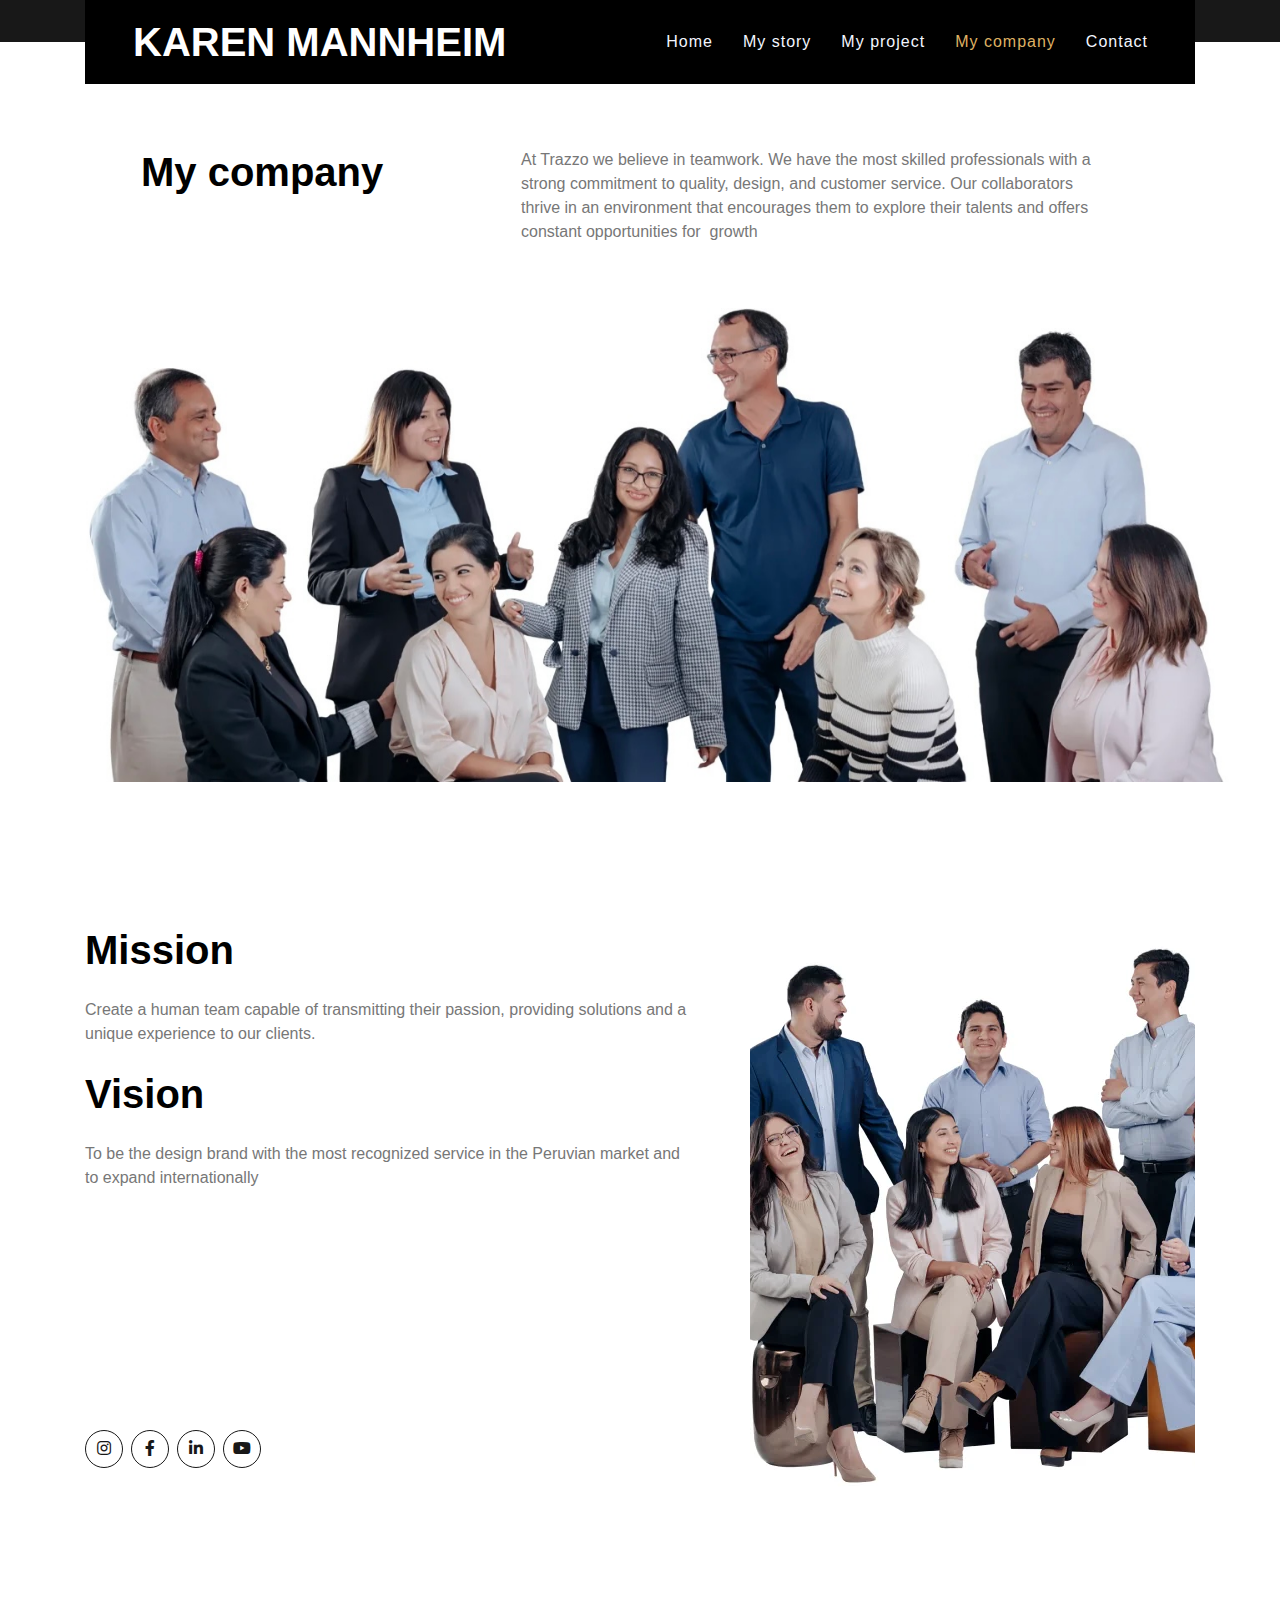
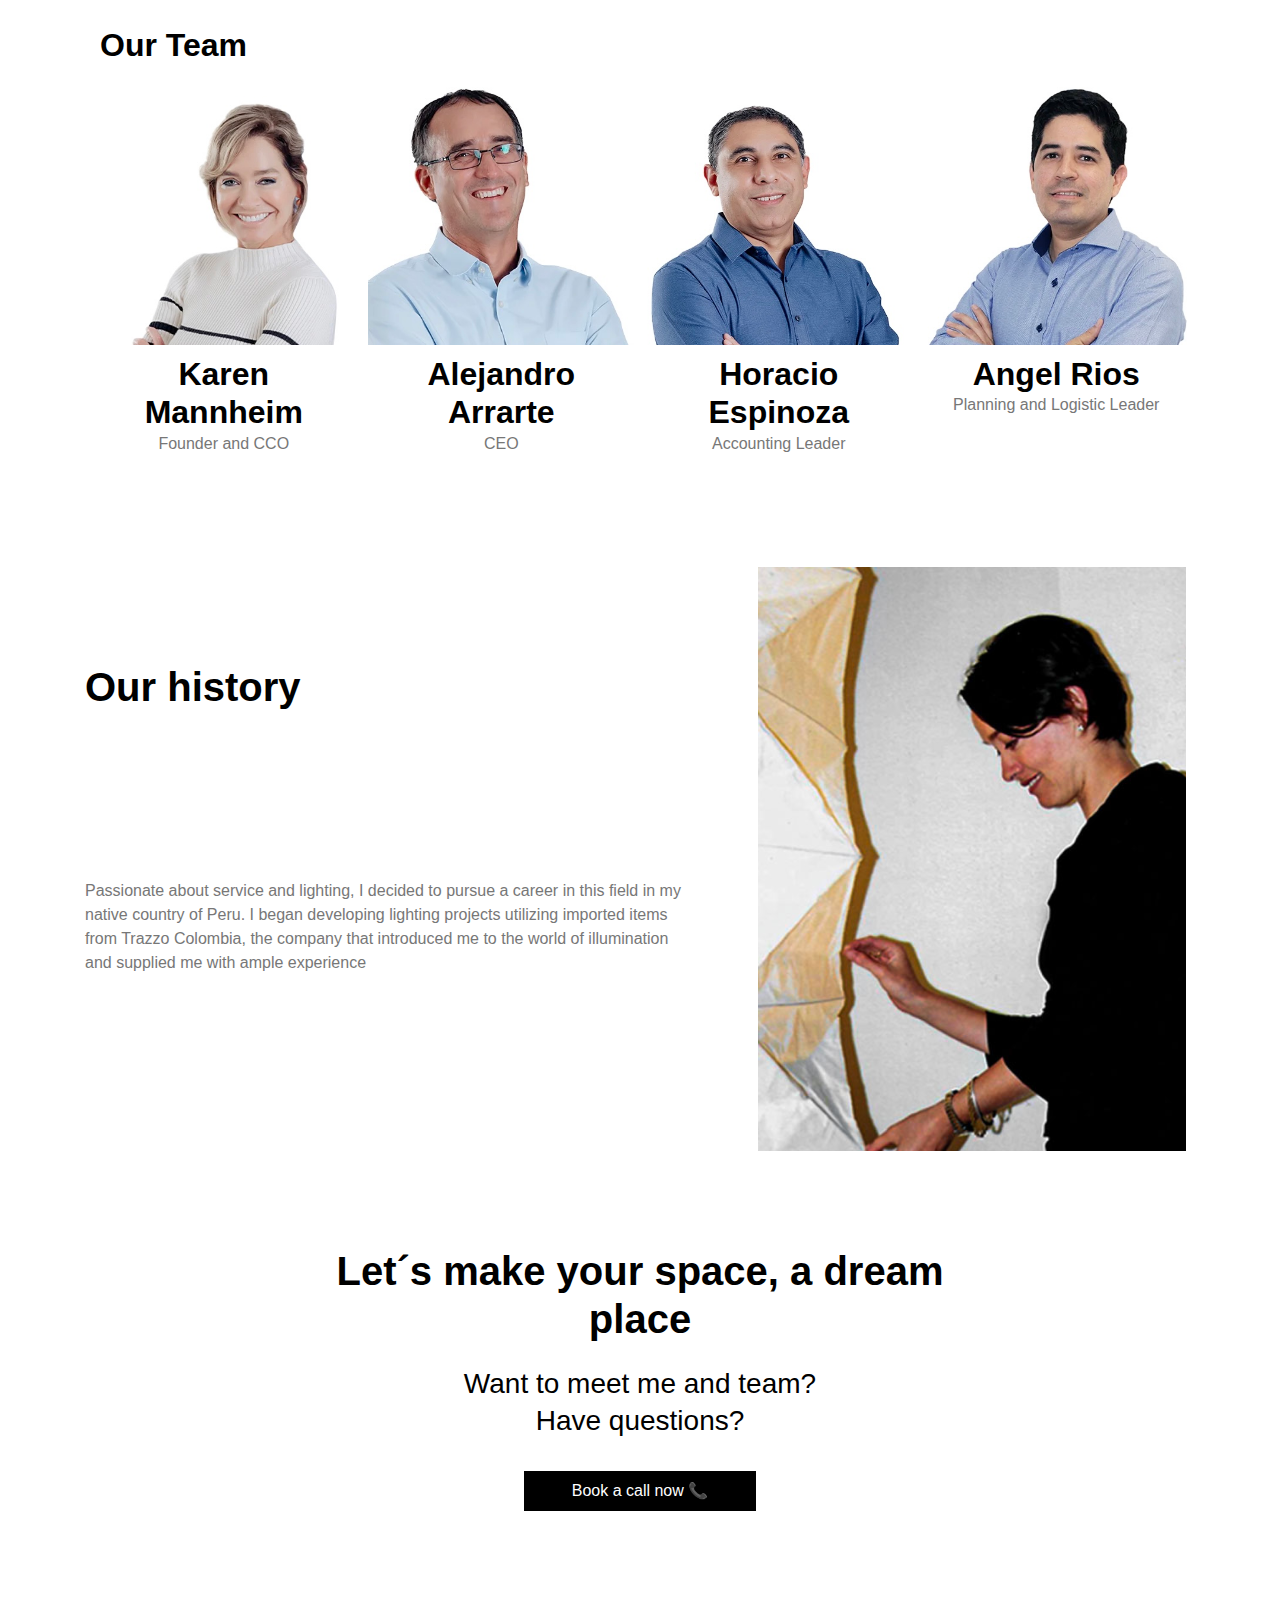
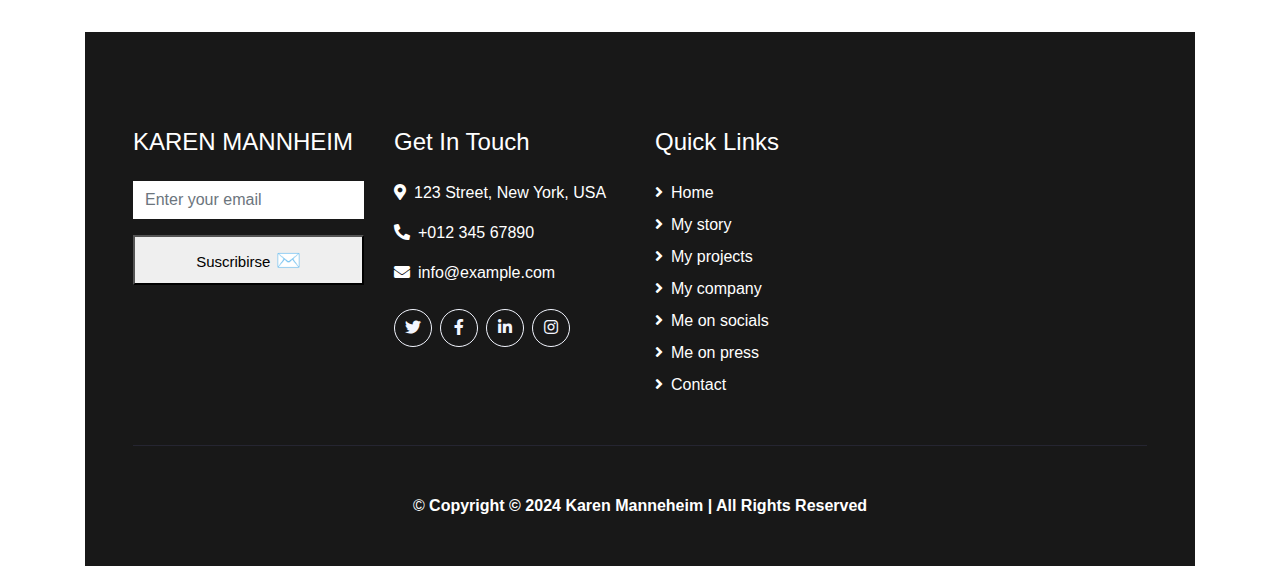
<file: interior-design-html-template/mycompany.html>
<!DOCTYPE html>
<html lang="en">

    <head>
        <meta charset="utf-8">
        <title>Web Karen</title>
        <meta content="width=device-width, initial-scale=1.0" name="viewport">
        <meta content="" name="keywords">
        <meta content="" name="description">
    
        <!-- Favicon -->
        <link href="img/favicon.ico" rel="icon">
    
        <!-- Google Web Fonts -->
        <link href="https://fonts.googleapis.com/css2?family=Montserrat&family=Oswald:wght@400;500;600&display=swap" rel="stylesheet"> 
    
        <!-- Font Awesome -->
        <link href="https://cdnjs.cloudflare.com/ajax/libs/font-awesome/5.10.0/css/all.min.css" rel="stylesheet">
    
        <!-- Flaticon Font -->
        <link href="lib/flaticon/font/flaticon.css" rel="stylesheet">
    
        <!-- Libraries Stylesheet -->
        <link href="lib/owlcarousel/assets/owl.carousel.min.css" rel="stylesheet">
        <link href="lib/lightbox/css/lightbox.min.css" rel="stylesheet">
    
        <!-- Customized Bootstrap Stylesheet -->
        <link href="css/style.css" rel="stylesheet">
    </head>

<body>


    <!-- Navbar Start -->
    <div class="container-fluid position-relative nav-bar p-0">
        <div class="container position-relative" style="z-index: 9;">
            <nav class="navbar navbar-expand-lg bg-secondary navbar-dark py-3 py-lg-0 pl-3 pl-lg-5">
                <a href="" class="navbar-brand">
                    <h1 class="m-0 display-5 text-white"><span class="text-primary"></span>KAREN MANNHEIM</h1>
                </a>
                <button type="button" class="navbar-toggler" data-toggle="collapse" data-target="#navbarCollapse">
                    <span class="navbar-toggler-icon"></span>
                </button>
                <div class="collapse navbar-collapse justify-content-between px-3" id="navbarCollapse">
                    <div class="navbar-nav ml-auto py-0">
                        <a href="index.html" class="nav-item nav-link">Home</a>
                        <a href="about.html" class="nav-item nav-link">My story</a>
                        <a href="project.html" class="nav-item nav-link">My project</a>
                        <a href="mycompany.html" class="nav-item nav-link active">My company</a>
                        <a href="Contact.html" class="nav-item nav-link">Contact</a>
                    </div>
                </div>
            </nav>
        </div>
    </div>
    <!-- Navbar End -->



    <!-- Vacio para agregar espacio -->
    <div class="container">
        <div class="row justify-content-center no-gutters">
            <div class="col-lg-7 col-md-8 col text-center mb-4">
                <h1 class="mb-4"></h1>
                <h3 class="text-primary-black font-weight-normal mb-1"></h3>
                <h3 class="text-primary-black font-weight-normal mb-3"></h3>
            </div>
        </div>
    </div>
    
    
    <!-- Under Nav Start -->
        <div class="container-fluid bg-white py-3">
            <div class="container">
                <div class="row">
                    <div class="col-lg-4 text-left mb-3 mb-lg-0">
                        <div class="d-inline-flex text-left">
                            <h1 class="flaticon-office font-weight-normal text-primary m-0 mr-3"></h1>
                            <div class="d-flex flex-column">
                                <h1>My company</h1>
                            </div>
                        </div>
                    </div>
                    <div class="col-lg-7 text-left text-lg-center mb-3 mb-lg-0">
                        <div class="d-inline-flex text-left">
                            <h1 class="flaticon-email font-weight-normal text-primary m-0 mr-3"></h1>
                            <div class="d-flex flex-column">
                                <h7>At Trazzo we believe in teamwork. We have the most skilled professionals with a strong commitment to quality, design, and customer service. Our collaborators  thrive in an environment that encourages them to explore their talents and offers constant opportunities for  growth</h7>
                            </div>
                        </div>
                    </div>
                </div>
            </div>
        </div>
    <!-- Under Nav End -->


    <!-- Vacio para agregar espacio -->
    <div class="container">
        <div class="row justify-content-center no-gutters">
            <div class="col-lg-7 col-md-8 col text-center mb-4">
                <h1 class="mb-4"></h1>
                <h3 class="text-primary-black font-weight-normal mb-1"></h3>
                <h3 class="text-primary-black font-weight-normal mb-3"></h3>
            </div>
        </div>
    </div>

    <!-- Proyecto 1 -->
        <div class="carousel-inner">
            <div class="carousel-item active">
             <img class="w-100" src="img/equipototal.jpg" alt="Image">
          <div class="carousel d-flex flex-column align-items-center justify-content-center">
                </div>
             </div>
           </div>
        </div>

    <!-- Vacio para agregar espacio -->
    <div class="container">
        <div class="row justify-content-center no-gutters">
            <div class="col-lg-7 col-md-8 col text-center mb-4">
                <h1 class="mb-4"></h1>
                <h3 class="text-primary-black font-weight-normal mb-1"></h3>
                <h3 class="text-primary-black font-weight-normal mb-3"></h3>
            </div>
        </div>
    </div>


    <!-- Features Start -->
    <!--<div class="container-fluid bg-light">
         ESTO LO Q HACE ES PONERLO TODO CON EL FONDO CLARITO CELESTE-->
        <div class="container">
            <div class="row">
                <div class="col-lg-7 mt-5 py-5 pr-lg-5">

                    <h1 class="mb-4">Mission</h1>
                    <p class="mb-4">Create a human team capable of transmitting their passion, providing solutions and a unique experience to our clients.</p>
                    
                    <h1 class="mb-4">Vision </h1>
                    <p class="mb-4">To be the design brand with the most recognized service in the Peruvian market and to expand internationally</p>


    <!-- Vacio para agregar espacio -->
    <div class="container">
        <div class="row justify-content-center no-gutters">
            <div class="col-lg-7 col-md-8 col text-center mb-4">
                <h1 class="mb-4"></h1>
                <h3 class="text-primary-black font-weight-normal mb-1"></h3>
                <h3 class="text-primary-black font-weight-normal mb-3"></h3>
            </div>
        </div>
    </div>
    
    <!-- Vacio para agregar espacio -->
    <div class="container">
        <div class="row justify-content-center no-gutters">
            <div class="col-lg-7 col-md-8 col text-center mb-4">
                <h1 class="mb-4"></h1>
                <h3 class="text-primary-black font-weight-normal mb-1"></h3>
                <h3 class="text-primary-black font-weight-normal mb-3"></h3>
            </div>
        </div>
    </div>

    <!-- Vacio para agregar espacio -->
    <div class="container">
        <div class="row justify-content-center no-gutters">
            <div class="col-lg-7 col-md-8 col text-center mb-4">
                <h1 class="mb-4"></h1>
                <h3 class="text-primary-black font-weight-normal mb-1"></h3>
                <h3 class="text-primary-black font-weight-normal mb-3"></h3>
            </div>
        </div>
    </div>
    
    <!-- Vacio para agregar espacio -->
    <div class="container">
        <div class="row justify-content-center no-gutters">
            <div class="col-lg-7 col-md-8 col text-center mb-4">
                <h1 class="mb-4"></h1>
                <h3 class="text-primary-black font-weight-normal mb-1"></h3>
                <h3 class="text-primary-black font-weight-normal mb-3"></h3>
            </div>
        </div>
    </div>
    

        <div class="d-flex justify-content-start mt-4">
            <a class="btn btn-outline-dark rounded-circle text-center mr-2 px-0" style="width: 38px; height: 38px;" href="#"><i class="fab fa-instagram"></i></a>
            <a class="btn btn-outline-dark rounded-circle text-center mr-2 px-0" style="width: 38px; height: 38px;" href="#"><i class="fab fa-facebook-f"></i></a>
            <a class="btn btn-outline-dark rounded-circle text-center mr-2 px-0" style="width: 38px; height: 38px;" href="#"><i class="fab fa-linkedin-in"></i></a>
            <a class="btn btn-outline-dark rounded-circle text-center mr-2 px-0" style="width: 38px; height: 38px;" href="#"><i class="fab fa-youtube"></i></a>
        </div>
    </div>
    <div class="col-lg-5">
        <div class="d-flex flex-column align-items-center justify-content-center h-100 overflow-hidden">
            <img class="h-100" src="img/equipo.png" alt="">
        </div>
    </div>
</div>





    <!-- Vacio para agregar espacio -->
    <div class="container">
        <div class="row justify-content-center no-gutters">
            <div class="col-lg-7 col-md-8 col text-center mb-4">
                <h1 class="mb-4"></h1>
                <h3 class="text-primary-black font-weight-normal mb-1"></h3>
                <h3 class="text-primary-black font-weight-normal mb-3"></h3>
            </div>
        </div>
    </div>

        <!-- Vacio para agregar espacio -->
        <div class="container">
            <div class="row justify-content-center no-gutters">
                <div class="col-lg-7 col-md-8 col text-center mb-4">
                    <h1 class="mb-4"></h1>
                    <h3 class="text-primary-black font-weight-normal mb-1"></h3>
                    <h3 class="text-primary-black font-weight-normal mb-3"></h3>
                </div>
            </div>
        </div>


<!-- Team Start -->
<div class="team">
    <div class="container">
        <div class="section-header">
            <h2>Our Team</h2>
        </div>
        <div class="row" style="display: flex; flex-wrap: wrap; justify-content: space-between;">
            <div class="team-item" style="flex: 1 1 calc(25% - 10px); box-sizing: border-box; margin: 5px;">
                <div class="team-img" style="width: 100%; padding-top: 100%; position: relative;">
                    <img src="img/team1.jpg" alt="Team Image" style="position: absolute; top: 0; left: 0; width: 100%; height: 100%; object-fit: cover;">
                </div>
                <div class="team-text" style="text-align: center; padding: 10px;">
                    <h2 style="margin: 0;">Karen Mannheim</h2>
                    <p style="margin: 0;">Founder and CCO</p>
                </div>
            </div>
            <div class="team-item" style="flex: 1 1 calc(25% - 10px); box-sizing: border-box; margin: 5px;">
                <div class="team-img" style="width: 100%; padding-top: 100%; position: relative;">
                    <img src="img/team4.jpg" alt="Team Image" style="position: absolute; top: 0; left: 0; width: 100%; height: 100%; object-fit: cover;">
                </div>
                <div class="team-text" style="text-align: center; padding: 10px;">
                    <h2 style="margin: 0;">Alejandro Arrarte</h2>
                    <p style="margin: 0;">CEO</p>
                </div>
            </div>
            <div class="team-item" style="flex: 1 1 calc(25% - 10px); box-sizing: border-box; margin: 5px;">
                <div class="team-img" style="width: 100%; padding-top: 100%; position: relative;">
                    <img src="img/team3.jpg" alt="Team Image" style="position: absolute; top: 0; left: 0; width: 100%; height: 100%; object-fit: cover;">
                </div>
                <div class="team-text" style="text-align: center; padding: 10px;">
                    <h2 style="margin: 0;">Horacio Espinoza</h2>
                    <p style="margin: 0;">Accounting Leader</p>
                </div>
            </div>
            <div class="team-item" style="flex: 1 1 calc(25% - 10px); box-sizing: border-box; margin: 5px;">
                <div class="team-img" style="width: 100%; padding-top: 100%; position: relative;">
                    <img src="img/team2.jpg" alt="Team Image" style="position: absolute; top: 0; left: 0; width: 100%; height: 100%; object-fit: cover;">
                </div>
                <div class="team-text" style="text-align: center; padding: 10px;">
                    <h2 style="margin: 0;">Angel Rios</h2>
                    <p style="margin: 0;">Planning and Logistic Leader</p>
                </div>
            </div>
        </div>
    </div>
</div>
<!-- Team End -->




        <!-- Vacio para agregar espacio -->
        <div class="container">
            <div class="row justify-content-center no-gutters">
                <div class="col-lg-7 col-md-8 col text-center mb-4">
                    <h1 class="mb-4"></h1>
                    <h3 class="text-primary-black font-weight-normal mb-1"></h3>
                    <h3 class="text-primary-black font-weight-normal mb-3"></h3>
                </div>
            </div>
        </div>




                <!-- Vacio para agregar espacio -->
                <div class="container">
                    <div class="row justify-content-center no-gutters">
                        <div class="col-lg-7 col-md-8 col text-center mb-4">
                            <h1 class="mb-4"></h1>
                            <h3 class="text-primary-black font-weight-normal mb-1"></h3>
                            <h3 class="text-primary-black font-weight-normal mb-3"></h3>
                        </div>
                    </div>
                </div>


<!-- Features Start -->
    <!--<div class="container-fluid bg-light">
         ESTO LO Q HACE ES PONERLO TODO CON EL FONDO CLARITO CELESTE-->
        <div class="row">
                <div class="col-lg-7 mt-5 py-5 pr-lg-5">

                    <h1 class="mb-4">Our history </h1>

        <!-- Vacio para agregar espacio -->
        <div class="container">
            <div class="row justify-content-center no-gutters">
                <div class="col-lg-7 col-md-8 col text-center mb-4">
                    <h1 class="mb-4"></h1>
                    <h3 class="text-primary-black font-weight-normal mb-1"></h3>
                    <h3 class="text-primary-black font-weight-normal mb-3"></h3>
                </div>
            </div>
        </div>
        
        <!-- Vacio para agregar espacio -->
        <div class="container">
            <div class="row justify-content-center no-gutters">
                <div class="col-lg-7 col-md-8 col text-center mb-4">
                    <h1 class="mb-4"></h1>
                    <h3 class="text-primary-black font-weight-normal mb-1"></h3>
                    <h3 class="text-primary-black font-weight-normal mb-3"></h3>
                </div>
            </div>
        </div>

        <!-- Vacio para agregar espacio -->
        <div class="container">
            <div class="row justify-content-center no-gutters">
                <div class="col-lg-7 col-md-8 col text-center mb-4">
                    <h1 class="mb-4"></h1>
                    <h3 class="text-primary-black font-weight-normal mb-1"></h3>
                    <h3 class="text-primary-black font-weight-normal mb-3"></h3>
                </div>
            </div>
        </div>

        <p class="mb-4">Passionate about service and lighting, I decided to pursue a career in this field in my native country of Peru. I began developing lighting projects utilizing imported items from Trazzo Colombia, the company that introduced me to the world of illumination and supplied me with ample experience</p>
        </div>

        <div class="col-lg-5">
        <div class="d-flex flex-column align-items-center justify-content-center h-100 overflow-hidden">
            <img class="h-100" src="img/ella.PNG" alt="">
        </div>
        </div>

</div>


    <!-- Vacio para agregar espacio -->
    <div class="container">
        <div class="row justify-content-center no-gutters">
            <div class="col-lg-7 col-md-8 col text-center mb-4">
                <h1 class="mb-4"></h1>
                <h3 class="text-primary-black font-weight-normal mb-1"></h3>
                <h3 class="text-primary-black font-weight-normal mb-3"></h3>
            </div>
        </div>
    </div>

    <!-- Vacio para agregar espacio -->
    <div class="container">
        <div class="row justify-content-center no-gutters">
            <div class="col-lg-7 col-md-8 col text-center mb-4">
                <h1 class="mb-4"></h1>
                <h3 class="text-primary-black font-weight-normal mb-1"></h3>
                <h3 class="text-primary-black font-weight-normal mb-3"></h3>
            </div>
        </div>
    </div>


    <!-- Frase 3 -->
    <div class="container">
        <div class="row justify-content-center no-gutters">
            <div class="col-lg-7 col-md-8 col text-center mb-4">
                <h1 class="mb-4">Let´s make your space, a dream place</h1>
                <h3 class="text-primary-black font-weight-normal mb-1">Want to meet me and team?</h3>
                <h3 class="text-primary-black font-weight-normal mb-3">Have questions?</h3>
                <a href="bookacall.html" class="btn btn-primary mt-3 py-2 px-5" style="background-color: black; color: white; transition: background-color 0.3s ease;" onmouseover="this.style.backgroundColor='rgba(0, 0, 0, 0.5)'" onmouseout="this.style.backgroundColor='black'">Book a call now 📞</a>
            </div>
        </div>
    </div>


    <!-- Vacio para agregar espacio -->
    <div class="container">
        <div class="row justify-content-center no-gutters">
            <div class="col-lg-7 col-md-8 col text-center mb-4">
                <h1 class="mb-4"></h1>
                <h3 class="text-primary-black font-weight-normal mb-1"></h3>
                <h3 class="text-primary-black font-weight-normal mb-3"></h3>
            </div>
        </div>
    </div>

    <!-- Vacio para agregar espacio -->
    <div class="container">
        <div class="row justify-content-center no-gutters">
            <div class="col-lg-7 col-md-8 col text-center mb-4">
                <h1 class="mb-4"></h1>
                <h3 class="text-primary-black font-weight-normal mb-1"></h3>
                <h3 class="text-primary-black font-weight-normal mb-3"></h3>
            </div>
        </div>
    </div>






    <!-- Footer Start -->
    <div class="container-fluid bg-dark text-white py-5 px-sm-3 px-md-5">
        <div class="row pt-5">
            <div class="col-lg-3 col-md-6 mb-5">
                <h4 class="text-primary mb-4">KAREN MANNHEIM</h4>
                <form action="">
                    <div class="form-group">
                        <input type="text" class="form-control border-0" placeholder="Enter your email" required="required" />
                    </div>
                    <div class="form-group">
                    </div>
                    <div>
                        <button class="btn-white btn-lg btn-primary-white btn-block border-1" type="submit"><span style="font-size: 0.75em;">Suscribirse</span> ✉️</button>
                    </div>
                </form>
            </div>
            <div class="col-lg-3 col-md-6 mb-5">
                <h4 class="text-primary mb-4">Get In Touch</h4>
                <p><i class="fa fa-map-marker-alt mr-2"></i>123 Street, New York, USA</p>
                <p><i class="fa fa-phone-alt mr-2"></i>+012 345 67890</p>
                <p><i class="fa fa-envelope mr-2"></i>info@example.com</p>
                <div class="d-flex justify-content-start mt-4">
                    <a class="btn btn-outline-light rounded-circle text-center mr-2 px-0" style="width: 38px; height: 38px;" href="#"><i class="fab fa-twitter"></i></a>
                    <a class="btn btn-outline-light rounded-circle text-center mr-2 px-0" style="width: 38px; height: 38px;" href="#"><i class="fab fa-facebook-f"></i></a>
                    <a class="btn btn-outline-light rounded-circle text-center mr-2 px-0" style="width: 38px; height: 38px;" href="#"><i class="fab fa-linkedin-in"></i></a>
                    <a class="btn btn-outline-light rounded-circle text-center mr-2 px-0" style="width: 38px; height: 38px;" href="#"><i class="fab fa-instagram"></i></a>
                </div>
            </div>

            <div class="col-lg-3 col-md-6 mb-5">
                <h4 class="text-primary mb-4">Quick Links</h4>
                <div class="d-flex flex-column justify-content-start">
                    <a class="text-white mb-2" href="#"><i class="fa fa-angle-right mr-2"></i>Home</a>
                    <a class="text-white mb-2" href="#"><i class="fa fa-angle-right mr-2"></i>My story</a>
                    <a class="text-white mb-2" href="#"><i class="fa fa-angle-right mr-2"></i>My projects</a>
                    <a class="text-white mb-2" href="#"><i class="fa fa-angle-right mr-2"></i>My company</a>
                    <a class="text-white mb-2" href="#"><i class="fa fa-angle-right mr-2"></i>Me on socials</a>
                    <a class="text-white mb-2" href="#"><i class="fa fa-angle-right mr-2"></i>Me on press</a>
                    <a class="text-white" href="#"><i class="fa fa-angle-right mr-2"></i>Contact</a>
                </div>
            </div>

        </div>
        <div class="container border-top border-secondary pt-5">
            <p class="m-0 text-center text-white">
                &copy; <a class="text-white font-weight-bold" href="#">Copyright © 2024 Karen Manneheim | All Rights Reserved</a>
            </p>
        </div>
    </div>
    <!-- Footer End -->

    <!-- Back to Top -->
    <a href="#" class="btn btn-lg btn-primary back-to-top"><i class="fa fa-angle-double-up"></i></a>


    <!-- JavaScript Libraries -->
    <script src="https://code.jquery.com/jquery-3.4.1.min.js"></script>
    <script src="https://stackpath.bootstrapcdn.com/bootstrap/4.4.1/js/bootstrap.bundle.min.js"></script>
    <script src="lib/easing/easing.min.js"></script>
    <script src="lib/owlcarousel/owl.carousel.min.js"></script>
    <script src="lib/isotope/isotope.pkgd.min.js"></script>
    <script src="lib/lightbox/js/lightbox.min.js"></script>

    <!-- Contact Javascript File -->
    <script src="mail/jqBootstrapValidation.min.js"></script>
    <script src="mail/contact.js"></script>

    <!-- Template Javascript -->
    <script src="js/main.js"></script>
</body>

</html>
</file>
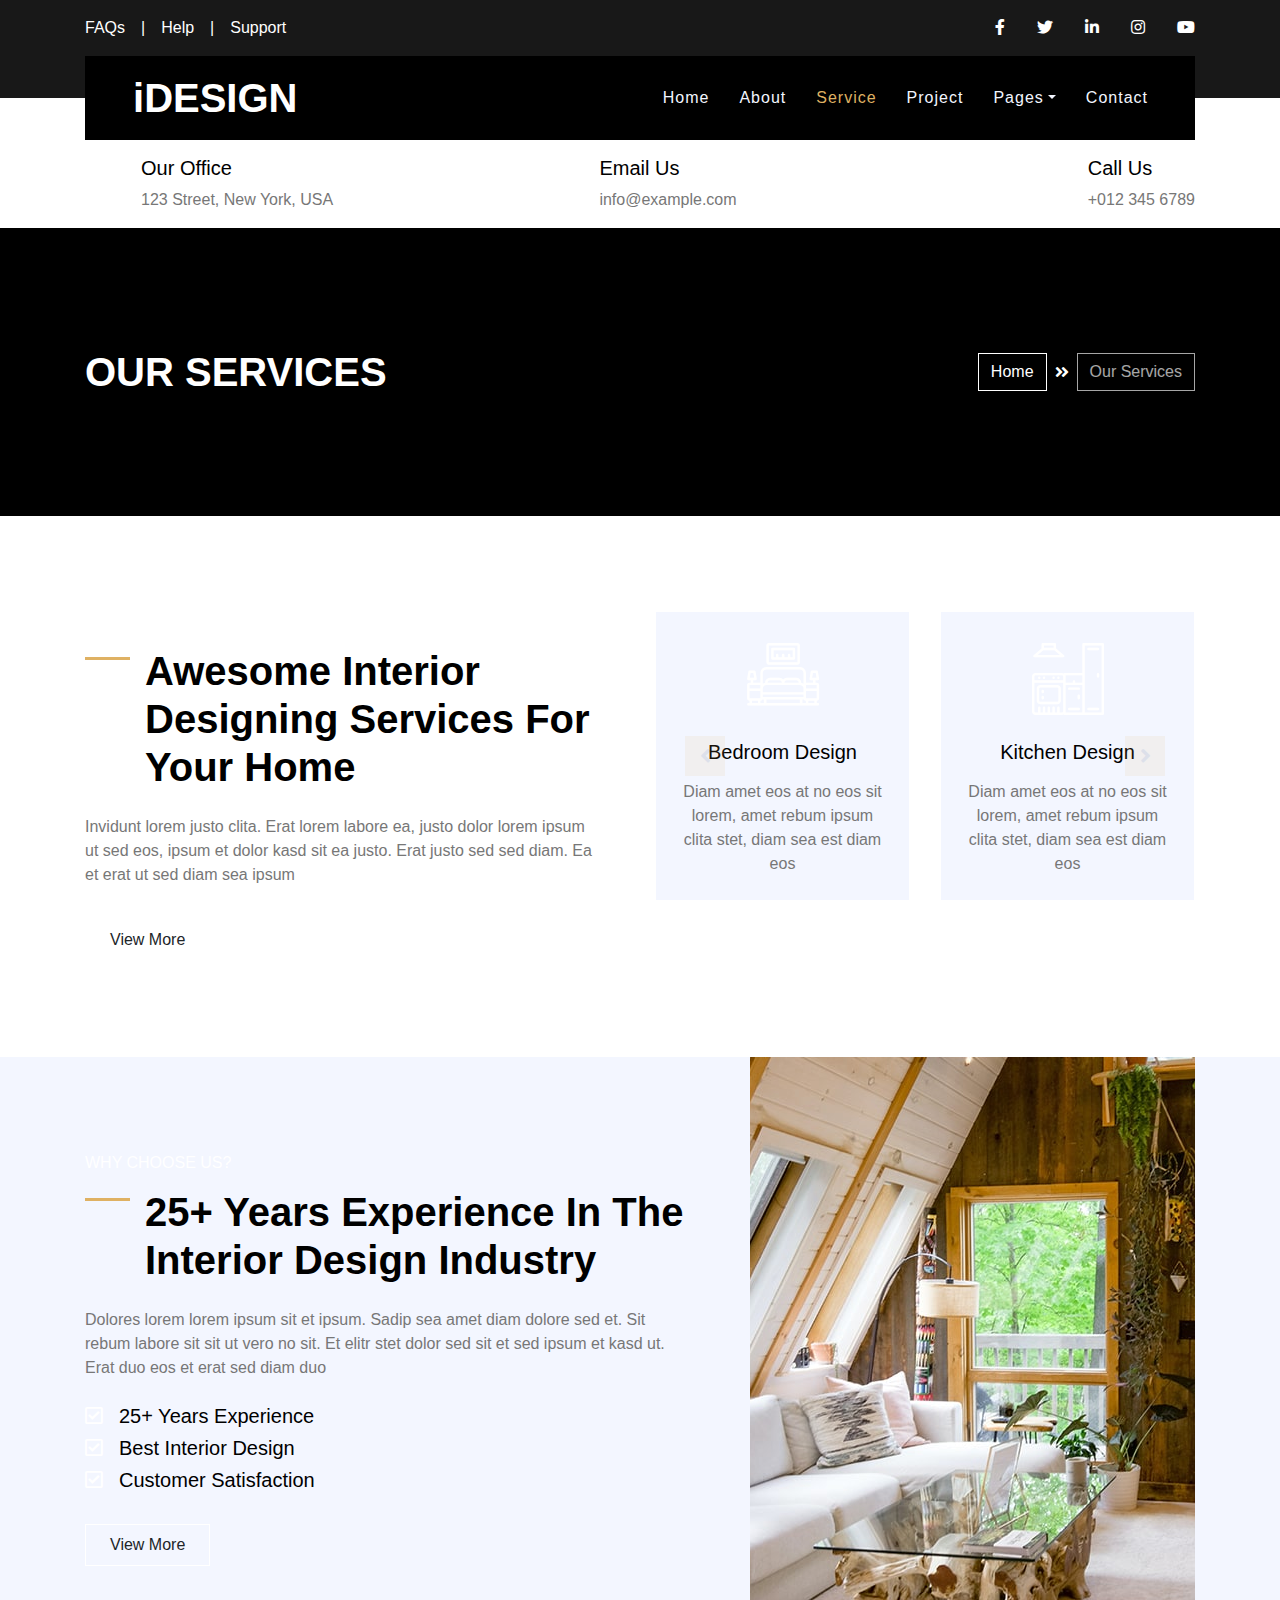
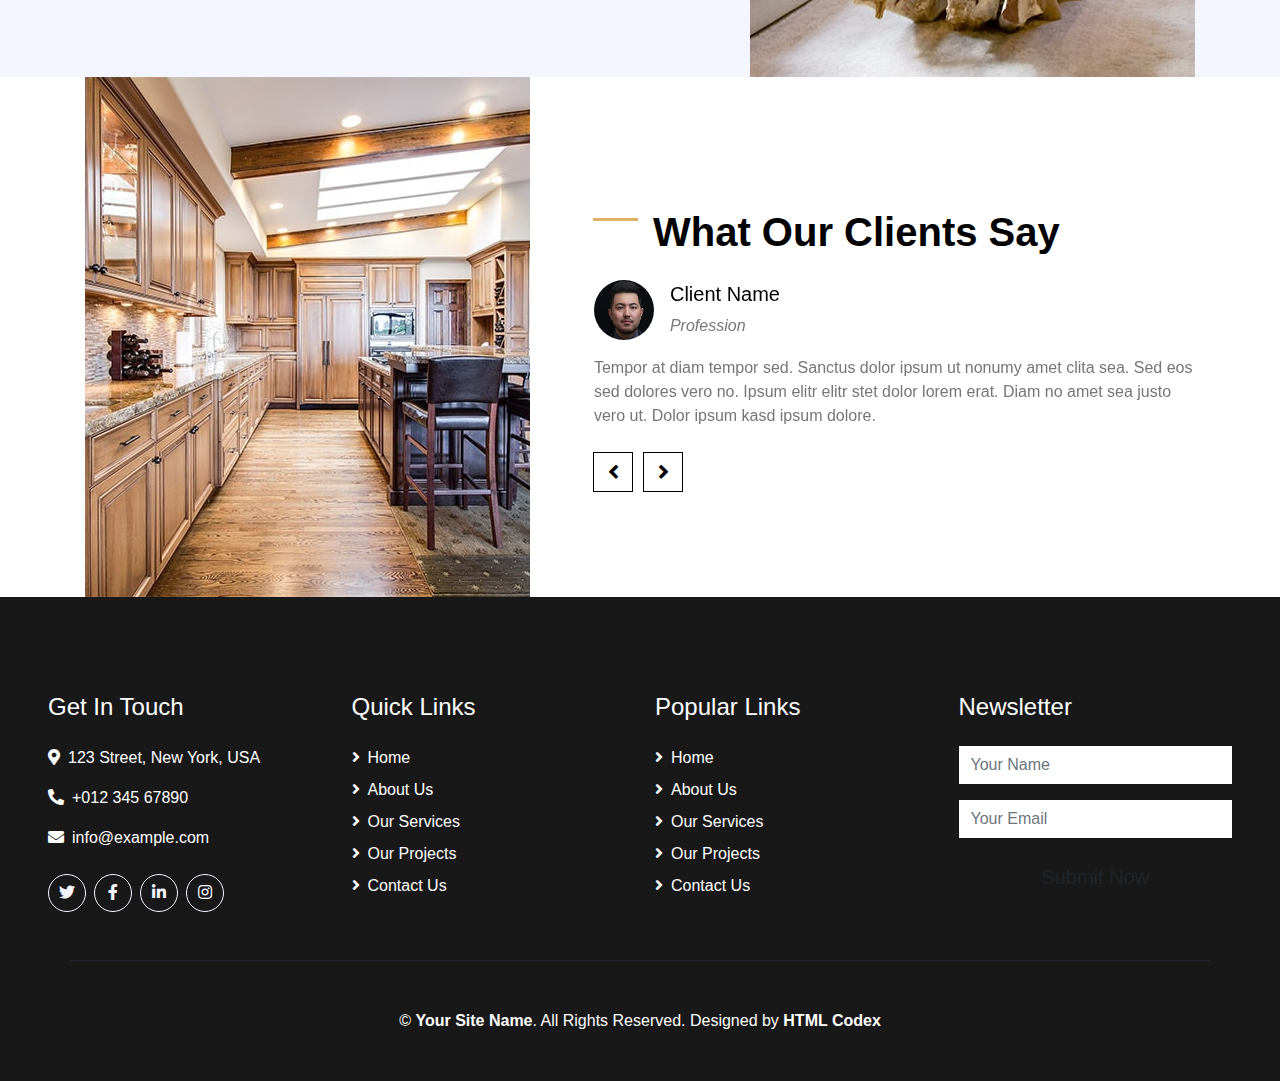
<file: interior-design-html-template/service.html>
<!DOCTYPE html>
<html lang="en">

<head>
    <meta charset="utf-8">
    <title>iDESIGN - Interior Design HTML Template</title>
    <meta content="width=device-width, initial-scale=1.0" name="viewport">
    <meta content="Free HTML Templates" name="keywords">
    <meta content="Free HTML Templates" name="description">

    <!-- Favicon -->
    <link href="img/favicon.ico" rel="icon">

    <!-- Google Web Fonts -->
    <link href="https://fonts.googleapis.com/css2?family=Montserrat&family=Oswald:wght@400;500;600&display=swap" rel="stylesheet"> 

    <!-- Font Awesome -->
    <link href="https://cdnjs.cloudflare.com/ajax/libs/font-awesome/5.10.0/css/all.min.css" rel="stylesheet">

    <!-- Flaticon Font -->
    <link href="lib/flaticon/font/flaticon.css" rel="stylesheet">

    <!-- Libraries Stylesheet -->
    <link href="lib/owlcarousel/assets/owl.carousel.min.css" rel="stylesheet">
    <link href="lib/lightbox/css/lightbox.min.css" rel="stylesheet">

    <!-- Customized Bootstrap Stylesheet -->
    <link href="css/style.css" rel="stylesheet">
</head>

<body>
    <!-- Topbar Start -->
    <div class="container-fluid bg-dark py-3">
        <div class="container">
            <div class="row">
                <div class="col-md-6 text-center text-lg-left mb-2 mb-lg-0">
                    <div class="d-inline-flex align-items-center">
                        <a class="text-white pr-3" href="">FAQs</a>
                        <span class="text-white">|</span>
                        <a class="text-white px-3" href="">Help</a>
                        <span class="text-white">|</span>
                        <a class="text-white pl-3" href="">Support</a>
                    </div>
                </div>
                <div class="col-md-6 text-center text-lg-right">
                    <div class="d-inline-flex align-items-center">
                        <a class="text-white px-3" href="">
                            <i class="fab fa-facebook-f"></i>
                        </a>
                        <a class="text-white px-3" href="">
                            <i class="fab fa-twitter"></i>
                        </a>
                        <a class="text-white px-3" href="">
                            <i class="fab fa-linkedin-in"></i>
                        </a>
                        <a class="text-white px-3" href="">
                            <i class="fab fa-instagram"></i>
                        </a>
                        <a class="text-white pl-3" href="">
                            <i class="fab fa-youtube"></i>
                        </a>
                    </div>
                </div>
            </div>
        </div>
    </div>
    <!-- Topbar End -->


    <!-- Navbar Start -->
    <div class="container-fluid position-relative nav-bar p-0">
        <div class="container position-relative" style="z-index: 9;">
            <nav class="navbar navbar-expand-lg bg-secondary navbar-dark py-3 py-lg-0 pl-3 pl-lg-5">
                <a href="" class="navbar-brand">
                    <h1 class="m-0 display-5 text-white"><span class="text-primary">i</span>DESIGN</h1>
                </a>
                <button type="button" class="navbar-toggler" data-toggle="collapse" data-target="#navbarCollapse">
                    <span class="navbar-toggler-icon"></span>
                </button>
                <div class="collapse navbar-collapse justify-content-between px-3" id="navbarCollapse">
                    <div class="navbar-nav ml-auto py-0">
                        <a href="index.html" class="nav-item nav-link">Home</a>
                        <a href="about.html" class="nav-item nav-link">About</a>
                        <a href="service.html" class="nav-item nav-link active">Service</a>
                        <a href="project.html" class="nav-item nav-link">Project</a>
                        <div class="nav-item dropdown">
                            <a href="#" class="nav-link dropdown-toggle" data-toggle="dropdown">Pages</a>
                            <div class="dropdown-menu rounded-0 m-0">
                                <a href="blog.html" class="dropdown-item">Blog Grid</a>
                                <a href="single.html" class="dropdown-item">Blog Detail</a>
                            </div>
                        </div>
                        <a href="contact.html" class="nav-item nav-link">Contact</a>
                    </div>
                </div>
            </nav>
        </div>
    </div>
    <!-- Navbar End -->


    <!-- Under Nav Start -->
    <div class="container-fluid bg-white py-3">
        <div class="container">
            <div class="row">
                <div class="col-lg-4 text-left mb-3 mb-lg-0">
                    <div class="d-inline-flex text-left">
                        <h1 class="flaticon-office font-weight-normal text-primary m-0 mr-3"></h1>
                        <div class="d-flex flex-column">
                            <h5>Our Office</h5>
                            <p class="m-0">123 Street, New York, USA</p>
                        </div>
                    </div>
                </div>
                <div class="col-lg-4 text-left text-lg-center mb-3 mb-lg-0">
                    <div class="d-inline-flex text-left">
                        <h1 class="flaticon-email font-weight-normal text-primary m-0 mr-3"></h1>
                        <div class="d-flex flex-column">
                            <h5>Email Us</h5>
                            <p class="m-0">info@example.com</p>
                        </div>
                    </div>
                </div>
                <div class="col-lg-4 text-left text-lg-right mb-3 mb-lg-0">
                    <div class="d-inline-flex text-left">
                        <h1 class="flaticon-telephone font-weight-normal text-primary m-0 mr-3"></h1>
                        <div class="d-flex flex-column">
                            <h5>Call Us</h5>
                            <p class="m-0">+012 345 6789</p>
                        </div>
                    </div>
                </div>
            </div>
        </div>
    </div>
    <!-- Under Nav End -->


    <!-- Page Header Start -->
    <div class="container-fluid bg-secondary py-5">
        <div class="container py-5">
            <div class="row align-items-center py-4">
                <div class="col-md-6 text-center text-md-left">
                    <h1 class="mb-4 mb-md-0 text-primary text-uppercase">Our Services</h1>
                </div>
                <div class="col-md-6 text-center text-md-right">
                    <div class="d-inline-flex align-items-center">
                        <a class="btn btn-outline-primary" href="">Home</a>
                        <i class="fas fa-angle-double-right text-primary mx-2"></i>
                        <a class="btn btn-outline-primary disabled" href="">Our Services</a>
                    </div>
                </div>
            </div>
        </div>
    </div>
    <!-- Page Header Start -->


    <!-- Services Start -->
    <div class="container-fluid py-5">
        <div class="container py-5">
            <div class="row">
                <div class="col-lg-6 pr-lg-5">
                    <h6 class="text-primary font-weight-normal text-uppercase mb-3">Our Awesome Services</h6>
                    <h1 class="mb-4 section-title">Awesome Interior Designing Services For Your Home</h1>
                    <p>Invidunt lorem justo clita. Erat lorem labore ea, justo dolor lorem ipsum ut sed eos, ipsum et dolor kasd sit ea justo. Erat justo sed sed diam. Ea et erat ut sed diam sea ipsum</p>
                    <a href="" class="btn btn-primary mt-3 py-2 px-4">View More</a>
                </div>
                <div class="col-lg-6 p-0 pt-5 pt-lg-0">
                    <div class="owl-carousel service-carousel position-relative">
                        <div class="d-flex flex-column text-center bg-light mx-3 p-4">
                            <h3 class="flaticon-bedroom display-3 font-weight-normal text-primary mb-3"></h3>
                            <h5 class="mb-3">Bedroom Design</h5>
                            <p class="m-0">Diam amet eos at no eos sit lorem, amet rebum ipsum clita stet, diam sea est diam eos</p>
                        </div>
                        <div class="d-flex flex-column text-center bg-light mx-3 p-4">
                            <h3 class="flaticon-kitchen display-3 font-weight-normal text-primary mb-3"></h3>
                            <h5 class="mb-3">Kitchen Design</h5>
                            <p class="m-0">Diam amet eos at no eos sit lorem, amet rebum ipsum clita stet, diam sea est diam eos</p>
                        </div>
                        <div class="d-flex flex-column text-center bg-light mx-3 p-4">
                            <h3 class="flaticon-bathroom display-3 font-weight-normal text-primary mb-3"></h3>
                            <h5 class="mb-3">Bathroom Design</h5>
                            <p class="m-0">Diam amet eos at no eos sit lorem, amet rebum ipsum clita stet, diam sea est diam eos</p>
                        </div>
                    </div>
                </div>
            </div>
        </div>
    </div>
    <!-- Services End -->


    <!-- Features Start -->
    <div class="container-fluid bg-light">
        <div class="container">
            <div class="row">
                <div class="col-lg-7 mt-5 py-5 pr-lg-5">
                    <h6 class="text-primary font-weight-normal text-uppercase mb-3">Why Choose Us?</h6>
                    <h1 class="mb-4 section-title">25+ Years Experience In The Interior Design Industry</h1>
                    <p class="mb-4">Dolores lorem lorem ipsum sit et ipsum. Sadip sea amet diam dolore sed et. Sit rebum labore sit sit ut vero no sit. Et elitr stet dolor sed sit et sed ipsum et kasd ut. Erat duo eos et erat sed diam duo</p>
                    <ul class="list-inline">
                        <li><h5><i class="far fa-check-square text-primary mr-3"></i>25+ Years Experience</h5></li>
                        <li><h5><i class="far fa-check-square text-primary mr-3"></i>Best Interior Design</h5></li>
                        <li><h5><i class="far fa-check-square text-primary mr-3"></i>Customer Satisfaction</h5></li>
                    </ul>
                    <a href="" class="btn btn-primary mt-3 py-2 px-4">View More</a>
                </div>
                <div class="col-lg-5">
                    <div class="d-flex flex-column align-items-center justify-content-center h-100 overflow-hidden">
                        <img class="h-100" src="img/feature.jpg" alt="">
                    </div>
                </div>
            </div>
        </div>
    </div>
    <!-- Features End -->


    <!-- Testimonial Start -->
    <div class="container-fluid">
        <div class="container">
            <div class="row">
                <div class="col-md-5">
                    <div class="d-flex flex-column align-items-center justify-content-center h-100 overflow-hidden">
                        <img class="h-100" src="img/testimonial.jpg" alt="">
                    </div>
                </div>
                <div class="col-md-7 py-5 pl-md-5">
                    <h6 class="text-primary font-weight-normal text-uppercase mb-3 pt-5">Testimonial</h6>
                    <h1 class="mb-4 section-title">What Our Clients Say</h1>
                    <div class="owl-carousel testimonial-carousel position-relative pb-5 mb-md-5">
                        <div class="d-flex flex-column">
                            <div class="d-flex align-items-center mb-3">
                                <img class="img-fluid rounded-circle" src="img/testimonial-1.jpg" style="width: 60px; height: 60px;" alt="">
                                <div class="ml-3">
                                    <h5>Client Name</h5>
                                    <i>Profession</i>
                                </div>
                            </div>
                            <p>Tempor at diam tempor sed. Sanctus dolor ipsum ut nonumy amet clita sea. Sed eos sed dolores vero no. Ipsum elitr elitr stet dolor  lorem erat. Diam no amet sea justo vero ut. Dolor ipsum kasd ipsum dolore.</p>
                        </div>
                        <div class="d-flex flex-column">
                            <div class="d-flex align-items-center mb-3">
                                <img class="img-fluid rounded-circle" src="img/testimonial-2.jpg" style="width: 60px; height: 60px;" alt="">
                                <div class="ml-3">
                                    <h5>Client Name</h5>
                                    <i>Profession</i>
                                </div>
                            </div>
                            <p class="m-0">Tempor at diam tempor sed. Sanctus dolor ipsum ut nonumy amet clita sea. Sed eos sed dolores vero no. Ipsum elitr elitr stet dolor  lorem erat. Diam no amet sea justo vero ut. Dolor ipsum kasd ipsum dolore.</p>
                        </div>
                    </div>
                </div>
            </div>
        </div>
    </div>
    <!-- Testimonial End -->


    <!-- Footer Start -->
    <div class="container-fluid bg-dark text-white py-5 px-sm-3 px-md-5">
        <div class="row pt-5">
            <div class="col-lg-3 col-md-6 mb-5">
                <h4 class="text-primary mb-4">Get In Touch</h4>
                <p><i class="fa fa-map-marker-alt mr-2"></i>123 Street, New York, USA</p>
                <p><i class="fa fa-phone-alt mr-2"></i>+012 345 67890</p>
                <p><i class="fa fa-envelope mr-2"></i>info@example.com</p>
                <div class="d-flex justify-content-start mt-4">
                    <a class="btn btn-outline-light rounded-circle text-center mr-2 px-0" style="width: 38px; height: 38px;" href="#"><i class="fab fa-twitter"></i></a>
                    <a class="btn btn-outline-light rounded-circle text-center mr-2 px-0" style="width: 38px; height: 38px;" href="#"><i class="fab fa-facebook-f"></i></a>
                    <a class="btn btn-outline-light rounded-circle text-center mr-2 px-0" style="width: 38px; height: 38px;" href="#"><i class="fab fa-linkedin-in"></i></a>
                    <a class="btn btn-outline-light rounded-circle text-center mr-2 px-0" style="width: 38px; height: 38px;" href="#"><i class="fab fa-instagram"></i></a>
                </div>
            </div>
            <div class="col-lg-3 col-md-6 mb-5">
                <h4 class="text-primary mb-4">Quick Links</h4>
                <div class="d-flex flex-column justify-content-start">
                    <a class="text-white mb-2" href="#"><i class="fa fa-angle-right mr-2"></i>Home</a>
                    <a class="text-white mb-2" href="#"><i class="fa fa-angle-right mr-2"></i>About Us</a>
                    <a class="text-white mb-2" href="#"><i class="fa fa-angle-right mr-2"></i>Our Services</a>
                    <a class="text-white mb-2" href="#"><i class="fa fa-angle-right mr-2"></i>Our Projects</a>
                    <a class="text-white" href="#"><i class="fa fa-angle-right mr-2"></i>Contact Us</a>
                </div>
            </div>
            <div class="col-lg-3 col-md-6 mb-5">
                <h4 class="text-primary mb-4">Popular Links</h4>
                <div class="d-flex flex-column justify-content-start">
                    <a class="text-white mb-2" href="#"><i class="fa fa-angle-right mr-2"></i>Home</a>
                    <a class="text-white mb-2" href="#"><i class="fa fa-angle-right mr-2"></i>About Us</a>
                    <a class="text-white mb-2" href="#"><i class="fa fa-angle-right mr-2"></i>Our Services</a>
                    <a class="text-white mb-2" href="#"><i class="fa fa-angle-right mr-2"></i>Our Projects</a>
                    <a class="text-white" href="#"><i class="fa fa-angle-right mr-2"></i>Contact Us</a>
                </div>
            </div>
            <div class="col-lg-3 col-md-6 mb-5">
                <h4 class="text-primary mb-4">Newsletter</h4>
                <form action="">
                    <div class="form-group">
                        <input type="text" class="form-control border-0" placeholder="Your Name" required="required" />
                    </div>
                    <div class="form-group">
                        <input type="email" class="form-control border-0" placeholder="Your Email" required="required" />
                    </div>
                    <div>
                        <button class="btn btn-lg btn-primary btn-block border-0" type="submit">Submit Now</button>
                    </div>
                </form>
            </div>
        </div>
        <div class="container border-top border-secondary pt-5">
            <p class="m-0 text-center text-white">
                &copy; <a class="text-white font-weight-bold" href="#">Your Site Name</a>. All Rights Reserved. 
				
				<!--/*** This template is free as long as you keep the footer author’s credit link/attribution link/backlink. If you'd like to use the template without the footer author’s credit link/attribution link/backlink, you can purchase the Credit Removal License from "https://htmlcodex.com/credit-removal". Thank you for your support. ***/-->
				Designed by <a class="text-white font-weight-bold" href="https://htmlcodex.com">HTML Codex</a>
            </p>
        </div>
    </div>
    <!-- Footer End -->


    <!-- Back to Top -->
    <a href="#" class="btn btn-lg btn-primary back-to-top"><i class="fa fa-angle-double-up"></i></a>


    <!-- JavaScript Libraries -->
    <script src="https://code.jquery.com/jquery-3.4.1.min.js"></script>
    <script src="https://stackpath.bootstrapcdn.com/bootstrap/4.4.1/js/bootstrap.bundle.min.js"></script>
    <script src="lib/easing/easing.min.js"></script>
    <script src="lib/owlcarousel/owl.carousel.min.js"></script>
    <script src="lib/isotope/isotope.pkgd.min.js"></script>
    <script src="lib/lightbox/js/lightbox.min.js"></script>

    <!-- Contact Javascript File -->
    <script src="mail/jqBootstrapValidation.min.js"></script>
    <script src="mail/contact.js"></script>

    <!-- Template Javascript -->
    <script src="js/main.js"></script>
</body>

</html>
</file>
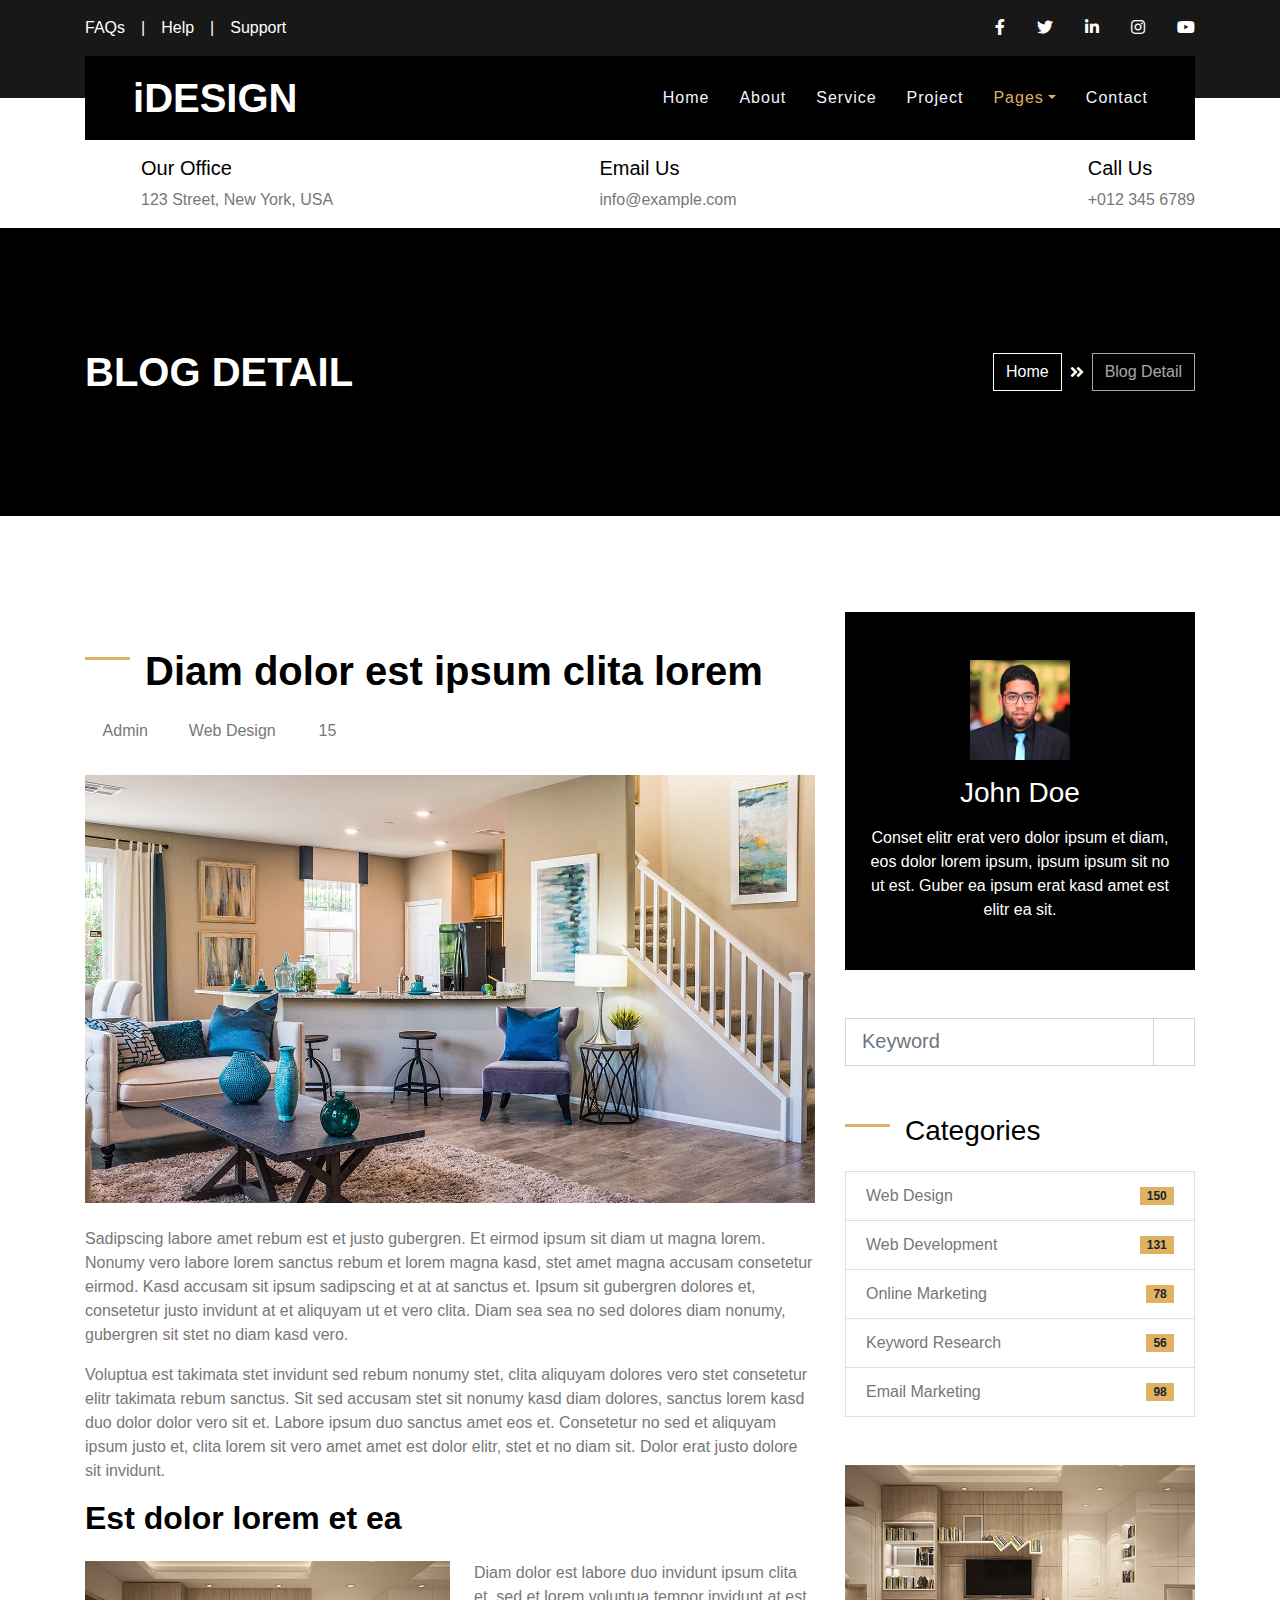
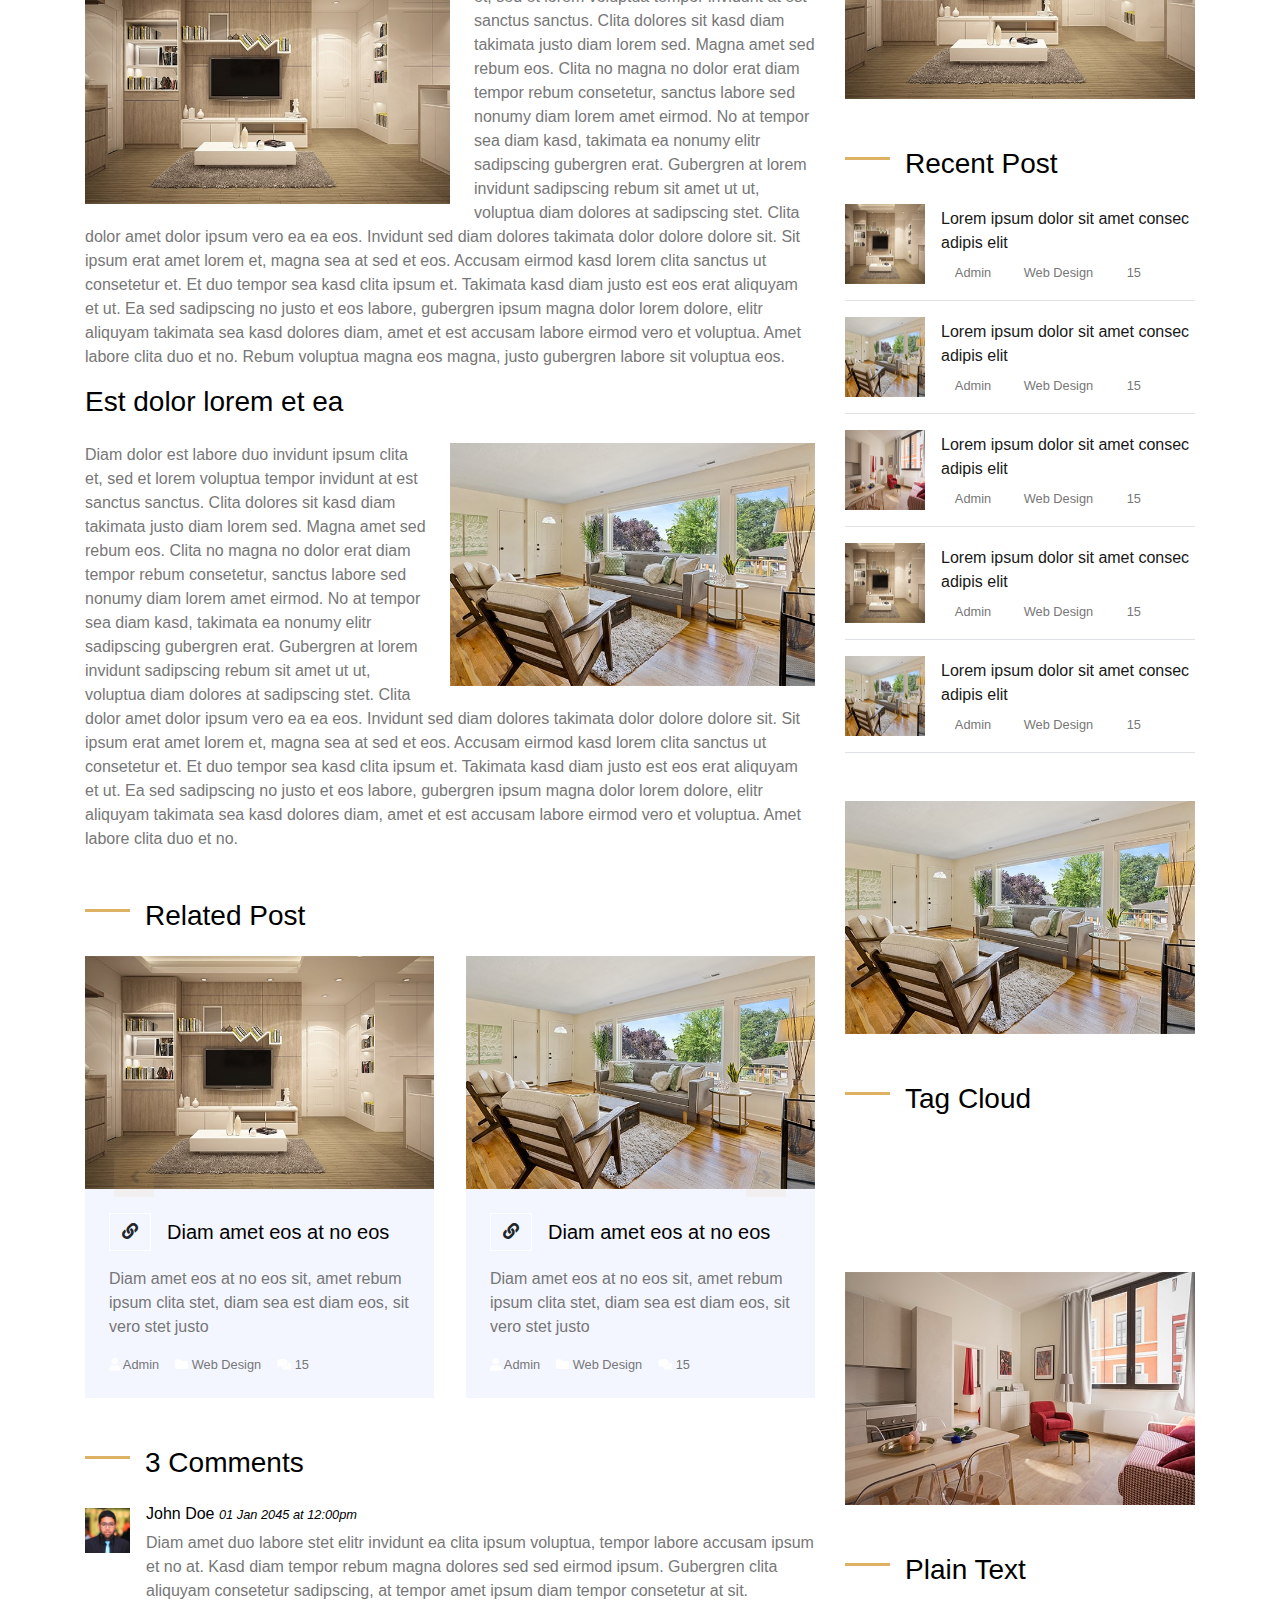
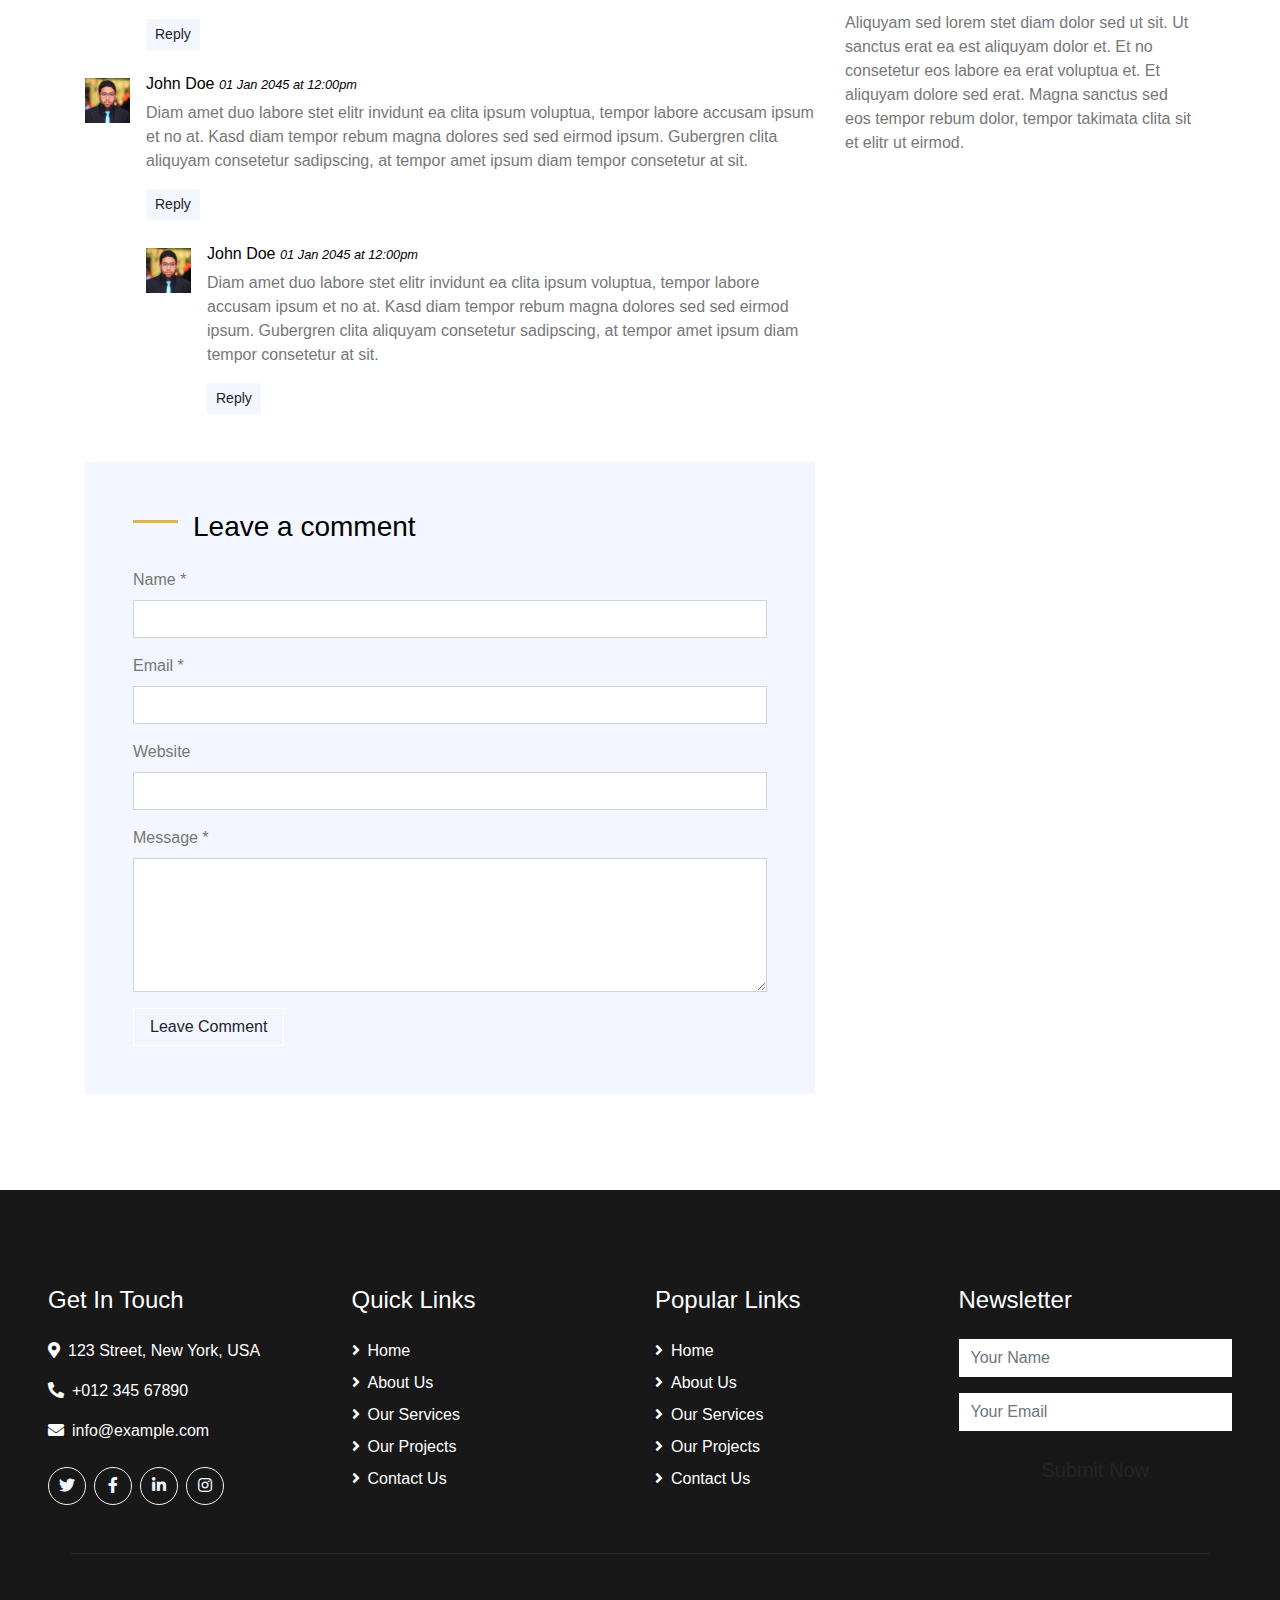
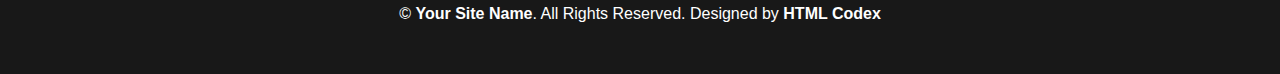
<file: interior-design-html-template/single.html>
<!DOCTYPE html>
<html lang="en">

<head>
    <meta charset="utf-8">
    <title>iDESIGN - Interior Design HTML Template</title>
    <meta content="width=device-width, initial-scale=1.0" name="viewport">
    <meta content="Free HTML Templates" name="keywords">
    <meta content="Free HTML Templates" name="description">

    <!-- Favicon -->
    <link href="img/favicon.ico" rel="icon">

    <!-- Google Web Fonts -->
    <link href="https://fonts.googleapis.com/css2?family=Montserrat&family=Oswald:wght@400;500;600&display=swap" rel="stylesheet"> 

    <!-- Font Awesome -->
    <link href="https://cdnjs.cloudflare.com/ajax/libs/font-awesome/5.10.0/css/all.min.css" rel="stylesheet">

    <!-- Flaticon Font -->
    <link href="lib/flaticon/font/flaticon.css" rel="stylesheet">

    <!-- Libraries Stylesheet -->
    <link href="lib/owlcarousel/assets/owl.carousel.min.css" rel="stylesheet">
    <link href="lib/lightbox/css/lightbox.min.css" rel="stylesheet">

    <!-- Customized Bootstrap Stylesheet -->
    <link href="css/style.css" rel="stylesheet">
</head>

<body>
    <!-- Topbar Start -->
    <div class="container-fluid bg-dark py-3">
        <div class="container">
            <div class="row">
                <div class="col-md-6 text-center text-lg-left mb-2 mb-lg-0">
                    <div class="d-inline-flex align-items-center">
                        <a class="text-white pr-3" href="">FAQs</a>
                        <span class="text-white">|</span>
                        <a class="text-white px-3" href="">Help</a>
                        <span class="text-white">|</span>
                        <a class="text-white pl-3" href="">Support</a>
                    </div>
                </div>
                <div class="col-md-6 text-center text-lg-right">
                    <div class="d-inline-flex align-items-center">
                        <a class="text-white px-3" href="">
                            <i class="fab fa-facebook-f"></i>
                        </a>
                        <a class="text-white px-3" href="">
                            <i class="fab fa-twitter"></i>
                        </a>
                        <a class="text-white px-3" href="">
                            <i class="fab fa-linkedin-in"></i>
                        </a>
                        <a class="text-white px-3" href="">
                            <i class="fab fa-instagram"></i>
                        </a>
                        <a class="text-white pl-3" href="">
                            <i class="fab fa-youtube"></i>
                        </a>
                    </div>
                </div>
            </div>
        </div>
    </div>
    <!-- Topbar End -->


    <!-- Navbar Start -->
    <div class="container-fluid position-relative nav-bar p-0">
        <div class="container position-relative" style="z-index: 9;">
            <nav class="navbar navbar-expand-lg bg-secondary navbar-dark py-3 py-lg-0 pl-3 pl-lg-5">
                <a href="" class="navbar-brand">
                    <h1 class="m-0 display-5 text-white"><span class="text-primary">i</span>DESIGN</h1>
                </a>
                <button type="button" class="navbar-toggler" data-toggle="collapse" data-target="#navbarCollapse">
                    <span class="navbar-toggler-icon"></span>
                </button>
                <div class="collapse navbar-collapse justify-content-between px-3" id="navbarCollapse">
                    <div class="navbar-nav ml-auto py-0">
                        <a href="index.html" class="nav-item nav-link">Home</a>
                        <a href="about.html" class="nav-item nav-link">About</a>
                        <a href="service.html" class="nav-item nav-link">Service</a>
                        <a href="project.html" class="nav-item nav-link">Project</a>
                        <div class="nav-item dropdown">
                            <a href="#" class="nav-link dropdown-toggle active" data-toggle="dropdown">Pages</a>
                            <div class="dropdown-menu rounded-0 m-0">
                                <a href="blog.html" class="dropdown-item">Blog Grid</a>
                                <a href="single.html" class="dropdown-item">Blog Detail</a>
                            </div>
                        </div>
                        <a href="contact.html" class="nav-item nav-link">Contact</a>
                    </div>
                </div>
            </nav>
        </div>
    </div>
    <!-- Navbar End -->


    <!-- Under Nav Start -->
    <div class="container-fluid bg-white py-3">
        <div class="container">
            <div class="row">
                <div class="col-lg-4 text-left mb-3 mb-lg-0">
                    <div class="d-inline-flex text-left">
                        <h1 class="flaticon-office font-weight-normal text-primary m-0 mr-3"></h1>
                        <div class="d-flex flex-column">
                            <h5>Our Office</h5>
                            <p class="m-0">123 Street, New York, USA</p>
                        </div>
                    </div>
                </div>
                <div class="col-lg-4 text-left text-lg-center mb-3 mb-lg-0">
                    <div class="d-inline-flex text-left">
                        <h1 class="flaticon-email font-weight-normal text-primary m-0 mr-3"></h1>
                        <div class="d-flex flex-column">
                            <h5>Email Us</h5>
                            <p class="m-0">info@example.com</p>
                        </div>
                    </div>
                </div>
                <div class="col-lg-4 text-left text-lg-right mb-3 mb-lg-0">
                    <div class="d-inline-flex text-left">
                        <h1 class="flaticon-telephone font-weight-normal text-primary m-0 mr-3"></h1>
                        <div class="d-flex flex-column">
                            <h5>Call Us</h5>
                            <p class="m-0">+012 345 6789</p>
                        </div>
                    </div>
                </div>
            </div>
        </div>
    </div>
    <!-- Under Nav End -->


    <!-- Page Header Start -->
    <div class="container-fluid bg-secondary py-5">
        <div class="container py-5">
            <div class="row align-items-center py-4">
                <div class="col-md-6 text-center text-md-left">
                    <h1 class="mb-4 mb-md-0 text-primary text-uppercase">Blog Detail</h1>
                </div>
                <div class="col-md-6 text-center text-md-right">
                    <div class="d-inline-flex align-items-center">
                        <a class="btn btn-outline-primary" href="">Home</a>
                        <i class="fas fa-angle-double-right text-primary mx-2"></i>
                        <a class="btn btn-outline-primary disabled" href="">Blog Detail</a>
                    </div>
                </div>
            </div>
        </div>
    </div>
    <!-- Page Header Start -->


    <!-- Detail Start -->
    <div class="container py-5">
        <div class="row pt-5">
            <div class="col-lg-8">
                <div class="d-flex flex-column text-left mb-4">
                    <h6 class="text-primary font-weight-normal text-uppercase mb-3">Blog Detail Page</h6>
                    <h1 class="mb-4 section-title">Diam dolor est ipsum clita lorem</h1>
                    <div class="d-index-flex mb-2">
                        <span class="mr-3"><i class="fa fa-user text-primary"></i> Admin</span>
                        <span class="mr-3"><i class="fa fa-folder text-primary"></i> Web Design</span>
                        <span class="mr-3"><i class="fa fa-comments text-primary"></i> 15</span>
                    </div>
                </div>

                <div class="mb-5">
                    <img class="img-fluid w-100 mb-4" src="img/carousel-1.jpg" alt="Image">
                    <p>Sadipscing labore amet rebum est et justo gubergren. Et eirmod ipsum sit diam ut magna lorem. Nonumy vero labore lorem sanctus rebum et lorem magna kasd, stet amet magna accusam consetetur eirmod. Kasd accusam sit ipsum sadipscing et at at sanctus et. Ipsum sit gubergren dolores et, consetetur justo invidunt at et aliquyam ut et vero clita. Diam sea sea no sed dolores diam nonumy, gubergren sit stet no diam kasd vero.</p>
                    <p>Voluptua est takimata stet invidunt sed rebum nonumy stet, clita aliquyam dolores vero stet consetetur elitr takimata rebum sanctus. Sit sed accusam stet sit nonumy kasd diam dolores, sanctus lorem kasd duo dolor dolor vero sit et. Labore ipsum duo sanctus amet eos et. Consetetur no sed et aliquyam ipsum justo et, clita lorem sit vero amet amet est dolor elitr, stet et no diam sit. Dolor erat justo dolore sit invidunt.</p>
                    <h2 class="mb-4">Est dolor lorem et ea</h2>
                    <img class="img-fluid w-50 float-left mr-4 mb-3" src="img/blog-1.jpg" alt="Image">
                    <p>Diam dolor est labore duo invidunt ipsum clita et, sed et lorem voluptua tempor invidunt at est sanctus sanctus. Clita dolores sit kasd diam takimata justo diam lorem sed. Magna amet sed rebum eos. Clita no magna no dolor erat diam tempor rebum consetetur, sanctus labore sed nonumy diam lorem amet eirmod. No at tempor sea diam kasd, takimata ea nonumy elitr sadipscing gubergren erat. Gubergren at lorem invidunt sadipscing rebum sit amet ut ut, voluptua diam dolores at sadipscing stet. Clita dolor amet dolor ipsum vero ea ea eos. Invidunt sed diam dolores takimata dolor dolore dolore sit. Sit ipsum erat amet lorem et, magna sea at sed et eos. Accusam eirmod kasd lorem clita sanctus ut consetetur et. Et duo tempor sea kasd clita ipsum et. Takimata kasd diam justo est eos erat aliquyam et ut. Ea sed sadipscing no justo et eos labore, gubergren ipsum magna dolor lorem dolore, elitr aliquyam takimata sea kasd dolores diam, amet et est accusam labore eirmod vero et voluptua. Amet labore clita duo et no. Rebum voluptua magna eos magna, justo gubergren labore sit voluptua eos.</p>
                    <h3 class="mb-4">Est dolor lorem et ea</h3>
                    <img class="img-fluid w-50 float-right ml-4 mb-3" src="img/blog-2.jpg" alt="Image">
                    <p>Diam dolor est labore duo invidunt ipsum clita et, sed et lorem voluptua tempor invidunt at est sanctus sanctus. Clita dolores sit kasd diam takimata justo diam lorem sed. Magna amet sed rebum eos. Clita no magna no dolor erat diam tempor rebum consetetur, sanctus labore sed nonumy diam lorem amet eirmod. No at tempor sea diam kasd, takimata ea nonumy elitr sadipscing gubergren erat. Gubergren at lorem invidunt sadipscing rebum sit amet ut ut, voluptua diam dolores at sadipscing stet. Clita dolor amet dolor ipsum vero ea ea eos. Invidunt sed diam dolores takimata dolor dolore dolore sit. Sit ipsum erat amet lorem et, magna sea at sed et eos. Accusam eirmod kasd lorem clita sanctus ut consetetur et. Et duo tempor sea kasd clita ipsum et. Takimata kasd diam justo est eos erat aliquyam et ut. Ea sed sadipscing no justo et eos labore, gubergren ipsum magna dolor lorem dolore, elitr aliquyam takimata sea kasd dolores diam, amet et est accusam labore eirmod vero et voluptua. Amet labore clita duo et no.</p>
                </div>

                <div class="mb-5 mx-n3">
                    <h3 class="mb-4 ml-3 section-title">Related Post</h3>
                    <div class="owl-carousel service-carousel position-relative">
                        <div class="card border-0 mx-3">
                            <img class="card-img-top" src="img/blog-1.jpg" alt="">
                            <div class="card-body bg-light p-4">
                                <div class="d-flex align-items-center mb-3">
                                    <a class="btn btn-primary" href=""><i class="fa fa-link"></i></a>
                                    <h5 class="m-0 ml-3 text-truncate">Diam amet eos at no eos</h5>
                                </div>
                                <p>Diam amet eos at no eos sit, amet rebum ipsum clita stet, diam sea est diam eos, sit vero stet justo</p>
                                <div class="d-flex">
                                    <small class="mr-3"><i class="fa fa-user text-primary"></i> Admin</small>
                                    <small class="mr-3"><i class="fa fa-folder text-primary"></i> Web Design</small>
                                    <small class="mr-3"><i class="fa fa-comments text-primary"></i> 15</small>
                                </div>
                            </div>
                        </div>
                        <div class="card border-0 mx-3">
                            <img class="card-img-top" src="img/blog-2.jpg" alt="">
                            <div class="card-body bg-light p-4">
                                <div class="d-flex align-items-center mb-3">
                                    <a class="btn btn-primary" href=""><i class="fa fa-link"></i></a>
                                    <h5 class="m-0 ml-3 text-truncate">Diam amet eos at no eos</h5>
                                </div>
                                <p>Diam amet eos at no eos sit, amet rebum ipsum clita stet, diam sea est diam eos, sit vero stet justo</p>
                                <div class="d-flex">
                                    <small class="mr-3"><i class="fa fa-user text-primary"></i> Admin</small>
                                    <small class="mr-3"><i class="fa fa-folder text-primary"></i> Web Design</small>
                                    <small class="mr-3"><i class="fa fa-comments text-primary"></i> 15</small>
                                </div>
                            </div>
                        </div>
                        <div class="card border-0 mx-3">
                            <img class="card-img-top" src="img/blog-3.jpg" alt="">
                            <div class="card-body bg-light p-4">
                                <div class="d-flex align-items-center mb-3">
                                    <a class="btn btn-primary" href=""><i class="fa fa-link"></i></a>
                                    <h5 class="m-0 ml-3 text-truncate">Diam amet eos at no eos</h5>
                                </div>
                                <p>Diam amet eos at no eos sit, amet rebum ipsum clita stet, diam sea est diam eos, sit vero stet justo</p>
                                <div class="d-flex">
                                    <small class="mr-3"><i class="fa fa-user text-primary"></i> Admin</small>
                                    <small class="mr-3"><i class="fa fa-folder text-primary"></i> Web Design</small>
                                    <small class="mr-3"><i class="fa fa-comments text-primary"></i> 15</small>
                                </div>
                            </div>
                        </div>
                    </div>
                </div>

                <div class="mb-5">
                    <h3 class="mb-4 section-title">3 Comments</h3>
                    <div class="media mb-4">
                        <img src="img/user.jpg" alt="Image" class="img-fluid mr-3 mt-1" style="width: 45px;">
                        <div class="media-body">
                            <h6>John Doe <small><i>01 Jan 2045 at 12:00pm</i></small></h6>
                            <p>Diam amet duo labore stet elitr invidunt ea clita ipsum voluptua, tempor labore accusam ipsum et no at. Kasd diam tempor rebum magna dolores sed sed eirmod ipsum. Gubergren clita aliquyam consetetur sadipscing, at tempor amet ipsum diam tempor consetetur at sit.</p>
                            <button class="btn btn-sm btn-light">Reply</button>
                        </div>
                    </div>
                    <div class="media mb-4">
                        <img src="img/user.jpg" alt="Image" class="img-fluid mr-3 mt-1" style="width: 45px;">
                        <div class="media-body">
                            <h6>John Doe <small><i>01 Jan 2045 at 12:00pm</i></small></h6>
                            <p>Diam amet duo labore stet elitr invidunt ea clita ipsum voluptua, tempor labore accusam ipsum et no at. Kasd diam tempor rebum magna dolores sed sed eirmod ipsum. Gubergren clita aliquyam consetetur sadipscing, at tempor amet ipsum diam tempor consetetur at sit.</p>
                            <button class="btn btn-sm btn-light">Reply</button>
                            <div class="media mt-4">
                                <img src="img/user.jpg" alt="Image" class="img-fluid mr-3 mt-1" style="width: 45px;">
                                <div class="media-body">
                                    <h6>John Doe <small><i>01 Jan 2045 at 12:00pm</i></small></h6>
                                    <p>Diam amet duo labore stet elitr invidunt ea clita ipsum voluptua, tempor labore accusam ipsum et no at. Kasd diam tempor rebum magna dolores sed sed eirmod ipsum. Gubergren clita aliquyam consetetur sadipscing, at tempor amet ipsum diam tempor consetetur at sit.</p>
                                    <button class="btn btn-sm btn-light">Reply</button>
                                </div>
                            </div>
                        </div>
                    </div>
                </div>

                <div class="bg-light p-5">
                    <h3 class="mb-4 section-title">Leave a comment</h3>
                    <form>
                        <div class="form-group">
                            <label for="name">Name *</label>
                            <input type="text" class="form-control" id="name">
                        </div>
                        <div class="form-group">
                            <label for="email">Email *</label>
                            <input type="email" class="form-control" id="email">
                        </div>
                        <div class="form-group">
                            <label for="website">Website</label>
                            <input type="url" class="form-control" id="website">
                        </div>

                        <div class="form-group">
                            <label for="message">Message *</label>
                            <textarea id="message" cols="30" rows="5" class="form-control"></textarea>
                        </div>
                        <div class="form-group mb-0">
                            <input type="submit" value="Leave Comment" class="btn btn-primary px-3">
                        </div>
                    </form>
                </div>
            </div>

            <div class="col-lg-4 mt-5 mt-lg-0">
                <div class="d-flex flex-column text-center bg-secondary mb-5 py-5 px-4">
                    <img src="img/user.jpg" class="img-fluid mx-auto mb-3" style="width: 100px;">
                    <h3 class="text-primary mb-3">John Doe</h3>
                    <p class="text-white m-0">Conset elitr erat vero dolor ipsum et diam, eos dolor lorem ipsum, ipsum ipsum sit no ut est. Guber ea ipsum erat kasd amet est elitr ea sit.</p>
                </div>
                <div class="mb-5">
                    <form action="">
                        <div class="input-group">
                            <input type="text" class="form-control form-control-lg" placeholder="Keyword">
                            <div class="input-group-append">
                                <span class="input-group-text bg-transparent text-primary"><i
                                        class="fa fa-search"></i></span>
                            </div>
                        </div>
                    </form>
                </div>
                <div class="mb-5">
                    <h3 class="mb-4 section-title">Categories</h3>
                    <ul class="list-group">
                        <li class="list-group-item d-flex justify-content-between align-items-center">
                            Web Design
                            <span class="badge badge-primary badge-pill">150</span>
                        </li>
                        <li class="list-group-item d-flex justify-content-between align-items-center">
                            Web Development
                            <span class="badge badge-primary badge-pill">131</span>
                        </li>
                        <li class="list-group-item d-flex justify-content-between align-items-center">
                            Online Marketing
                            <span class="badge badge-primary badge-pill">78</span>
                        </li>
                        <li class="list-group-item d-flex justify-content-between align-items-center">
                            Keyword Research
                            <span class="badge badge-primary badge-pill">56</span>
                        </li>
                        <li class="list-group-item d-flex justify-content-between align-items-center">
                            Email Marketing
                            <span class="badge badge-primary badge-pill">98</span>
                        </li>
                    </ul>
                </div>
                <div class="mb-5">
                    <img src="img/blog-1.jpg" alt="" class="img-fluid">
                </div>
                <div class="mb-5">
                    <h3 class="mb-4 section-title">Recent Post</h3>
                    <div class="d-flex align-items-center border-bottom mb-3 pb-3">
                        <img class="img-fluid" src="img/blog-1.jpg" style="width: 80px; height: 80px;" alt="">
                        <div class="d-flex flex-column pl-3">
                            <a class="text-dark mb-2" href="">Lorem ipsum dolor sit amet consec adipis elit</a>
                            <div class="d-flex">
                                <small class="mr-3"><i class="fa fa-user text-primary"></i> Admin</small>
                                <small class="mr-3"><i class="fa fa-folder text-primary"></i> Web Design</small>
                                <small class="mr-3"><i class="fa fa-comments text-primary"></i> 15</small>
                            </div>
                        </div>
                    </div>
                    <div class="d-flex align-items-center border-bottom mb-3 pb-3">
                        <img class="img-fluid" src="img/blog-2.jpg" style="width: 80px; height: 80px;" alt="">
                        <div class="d-flex flex-column pl-3">
                            <a class="text-dark mb-2" href="">Lorem ipsum dolor sit amet consec adipis elit</a>
                            <div class="d-flex">
                                <small class="mr-3"><i class="fa fa-user text-primary"></i> Admin</small>
                                <small class="mr-3"><i class="fa fa-folder text-primary"></i> Web Design</small>
                                <small class="mr-3"><i class="fa fa-comments text-primary"></i> 15</small>
                            </div>
                        </div>
                    </div>
                    <div class="d-flex align-items-center border-bottom mb-3 pb-3">
                        <img class="img-fluid" src="img/blog-3.jpg" style="width: 80px; height: 80px;" alt="">
                        <div class="d-flex flex-column pl-3">
                            <a class="text-dark mb-2" href="">Lorem ipsum dolor sit amet consec adipis elit</a>
                            <div class="d-flex">
                                <small class="mr-3"><i class="fa fa-user text-primary"></i> Admin</small>
                                <small class="mr-3"><i class="fa fa-folder text-primary"></i> Web Design</small>
                                <small class="mr-3"><i class="fa fa-comments text-primary"></i> 15</small>
                            </div>
                        </div>
                    </div>
                    <div class="d-flex align-items-center border-bottom mb-3 pb-3">
                        <img class="img-fluid" src="img/blog-1.jpg" style="width: 80px; height: 80px;" alt="">
                        <div class="d-flex flex-column pl-3">
                            <a class="text-dark mb-2" href="">Lorem ipsum dolor sit amet consec adipis elit</a>
                            <div class="d-flex">
                                <small class="mr-3"><i class="fa fa-user text-primary"></i> Admin</small>
                                <small class="mr-3"><i class="fa fa-folder text-primary"></i> Web Design</small>
                                <small class="mr-3"><i class="fa fa-comments text-primary"></i> 15</small>
                            </div>
                        </div>
                    </div>
                    <div class="d-flex align-items-center border-bottom mb-3 pb-3">
                        <img class="img-fluid" src="img/blog-2.jpg" style="width: 80px; height: 80px;" alt="">
                        <div class="d-flex flex-column pl-3">
                            <a class="text-dark mb-2" href="">Lorem ipsum dolor sit amet consec adipis elit</a>
                            <div class="d-flex">
                                <small class="mr-3"><i class="fa fa-user text-primary"></i> Admin</small>
                                <small class="mr-3"><i class="fa fa-folder text-primary"></i> Web Design</small>
                                <small class="mr-3"><i class="fa fa-comments text-primary"></i> 15</small>
                            </div>
                        </div>
                    </div>
                </div>
                <div class="mb-5">
                    <img src="img/blog-2.jpg" alt="" class="img-fluid">
                </div>
                <div class="mb-5">
                    <h3 class="mb-4 section-title">Tag Cloud</h3>
                    <div class="d-flex flex-wrap m-n1">
                        <a href="" class="btn btn-outline-primary m-1">Design</a>
                        <a href="" class="btn btn-outline-primary m-1">Development</a>
                        <a href="" class="btn btn-outline-primary m-1">Marketing</a>
                        <a href="" class="btn btn-outline-primary m-1">SEO</a>
                        <a href="" class="btn btn-outline-primary m-1">Writing</a>
                        <a href="" class="btn btn-outline-primary m-1">Consulting</a>
                    </div>
                </div>
                <div class="mb-5">
                    <img src="img/blog-3.jpg" alt="" class="img-fluid">
                </div>
                <div>
                    <h3 class="mb-4 section-title">Plain Text</h3>
                    Aliquyam sed lorem stet diam dolor sed ut sit. Ut sanctus erat ea est aliquyam dolor et. Et no consetetur eos labore ea erat voluptua et. Et aliquyam dolore sed erat. Magna sanctus sed eos tempor rebum dolor, tempor takimata clita sit et elitr ut eirmod.
                </div>
            </div>
        </div>
    </div>
    <!-- Detail End -->


    <!-- Footer Start -->
    <div class="container-fluid bg-dark text-white mt-5 py-5 px-sm-3 px-md-5">
        <div class="row pt-5">
            <div class="col-lg-3 col-md-6 mb-5">
                <h4 class="text-primary mb-4">Get In Touch</h4>
                <p><i class="fa fa-map-marker-alt mr-2"></i>123 Street, New York, USA</p>
                <p><i class="fa fa-phone-alt mr-2"></i>+012 345 67890</p>
                <p><i class="fa fa-envelope mr-2"></i>info@example.com</p>
                <div class="d-flex justify-content-start mt-4">
                    <a class="btn btn-outline-light rounded-circle text-center mr-2 px-0" style="width: 38px; height: 38px;" href="#"><i class="fab fa-twitter"></i></a>
                    <a class="btn btn-outline-light rounded-circle text-center mr-2 px-0" style="width: 38px; height: 38px;" href="#"><i class="fab fa-facebook-f"></i></a>
                    <a class="btn btn-outline-light rounded-circle text-center mr-2 px-0" style="width: 38px; height: 38px;" href="#"><i class="fab fa-linkedin-in"></i></a>
                    <a class="btn btn-outline-light rounded-circle text-center mr-2 px-0" style="width: 38px; height: 38px;" href="#"><i class="fab fa-instagram"></i></a>
                </div>
            </div>
            <div class="col-lg-3 col-md-6 mb-5">
                <h4 class="text-primary mb-4">Quick Links</h4>
                <div class="d-flex flex-column justify-content-start">
                    <a class="text-white mb-2" href="#"><i class="fa fa-angle-right mr-2"></i>Home</a>
                    <a class="text-white mb-2" href="#"><i class="fa fa-angle-right mr-2"></i>About Us</a>
                    <a class="text-white mb-2" href="#"><i class="fa fa-angle-right mr-2"></i>Our Services</a>
                    <a class="text-white mb-2" href="#"><i class="fa fa-angle-right mr-2"></i>Our Projects</a>
                    <a class="text-white" href="#"><i class="fa fa-angle-right mr-2"></i>Contact Us</a>
                </div>
            </div>
            <div class="col-lg-3 col-md-6 mb-5">
                <h4 class="text-primary mb-4">Popular Links</h4>
                <div class="d-flex flex-column justify-content-start">
                    <a class="text-white mb-2" href="#"><i class="fa fa-angle-right mr-2"></i>Home</a>
                    <a class="text-white mb-2" href="#"><i class="fa fa-angle-right mr-2"></i>About Us</a>
                    <a class="text-white mb-2" href="#"><i class="fa fa-angle-right mr-2"></i>Our Services</a>
                    <a class="text-white mb-2" href="#"><i class="fa fa-angle-right mr-2"></i>Our Projects</a>
                    <a class="text-white" href="#"><i class="fa fa-angle-right mr-2"></i>Contact Us</a>
                </div>
            </div>
            <div class="col-lg-3 col-md-6 mb-5">
                <h4 class="text-primary mb-4">Newsletter</h4>
                <form action="">
                    <div class="form-group">
                        <input type="text" class="form-control border-0" placeholder="Your Name" required="required" />
                    </div>
                    <div class="form-group">
                        <input type="email" class="form-control border-0" placeholder="Your Email" required="required" />
                    </div>
                    <div>
                        <button class="btn btn-lg btn-primary btn-block border-0" type="submit">Submit Now</button>
                    </div>
                </form>
            </div>
        </div>
        <div class="container border-top border-secondary pt-5">
            <p class="m-0 text-center text-white">
                &copy; <a class="text-white font-weight-bold" href="#">Your Site Name</a>. All Rights Reserved. 
				
				<!--/*** This template is free as long as you keep the footer author’s credit link/attribution link/backlink. If you'd like to use the template without the footer author’s credit link/attribution link/backlink, you can purchase the Credit Removal License from "https://htmlcodex.com/credit-removal". Thank you for your support. ***/-->
				Designed by <a class="text-white font-weight-bold" href="https://htmlcodex.com">HTML Codex</a>
            </p>
        </div>
    </div>
    <!-- Footer End -->


    <!-- Back to Top -->
    <a href="#" class="btn btn-lg btn-primary back-to-top"><i class="fa fa-angle-double-up"></i></a>


    <!-- JavaScript Libraries -->
    <script src="https://code.jquery.com/jquery-3.4.1.min.js"></script>
    <script src="https://stackpath.bootstrapcdn.com/bootstrap/4.4.1/js/bootstrap.bundle.min.js"></script>
    <script src="lib/easing/easing.min.js"></script>
    <script src="lib/owlcarousel/owl.carousel.min.js"></script>
    <script src="lib/isotope/isotope.pkgd.min.js"></script>
    <script src="lib/lightbox/js/lightbox.min.js"></script>

    <!-- Contact Javascript File -->
    <script src="mail/jqBootstrapValidation.min.js"></script>
    <script src="mail/contact.js"></script>

    <!-- Template Javascript -->
    <script src="js/main.js"></script>
</body>

</html>
</file>
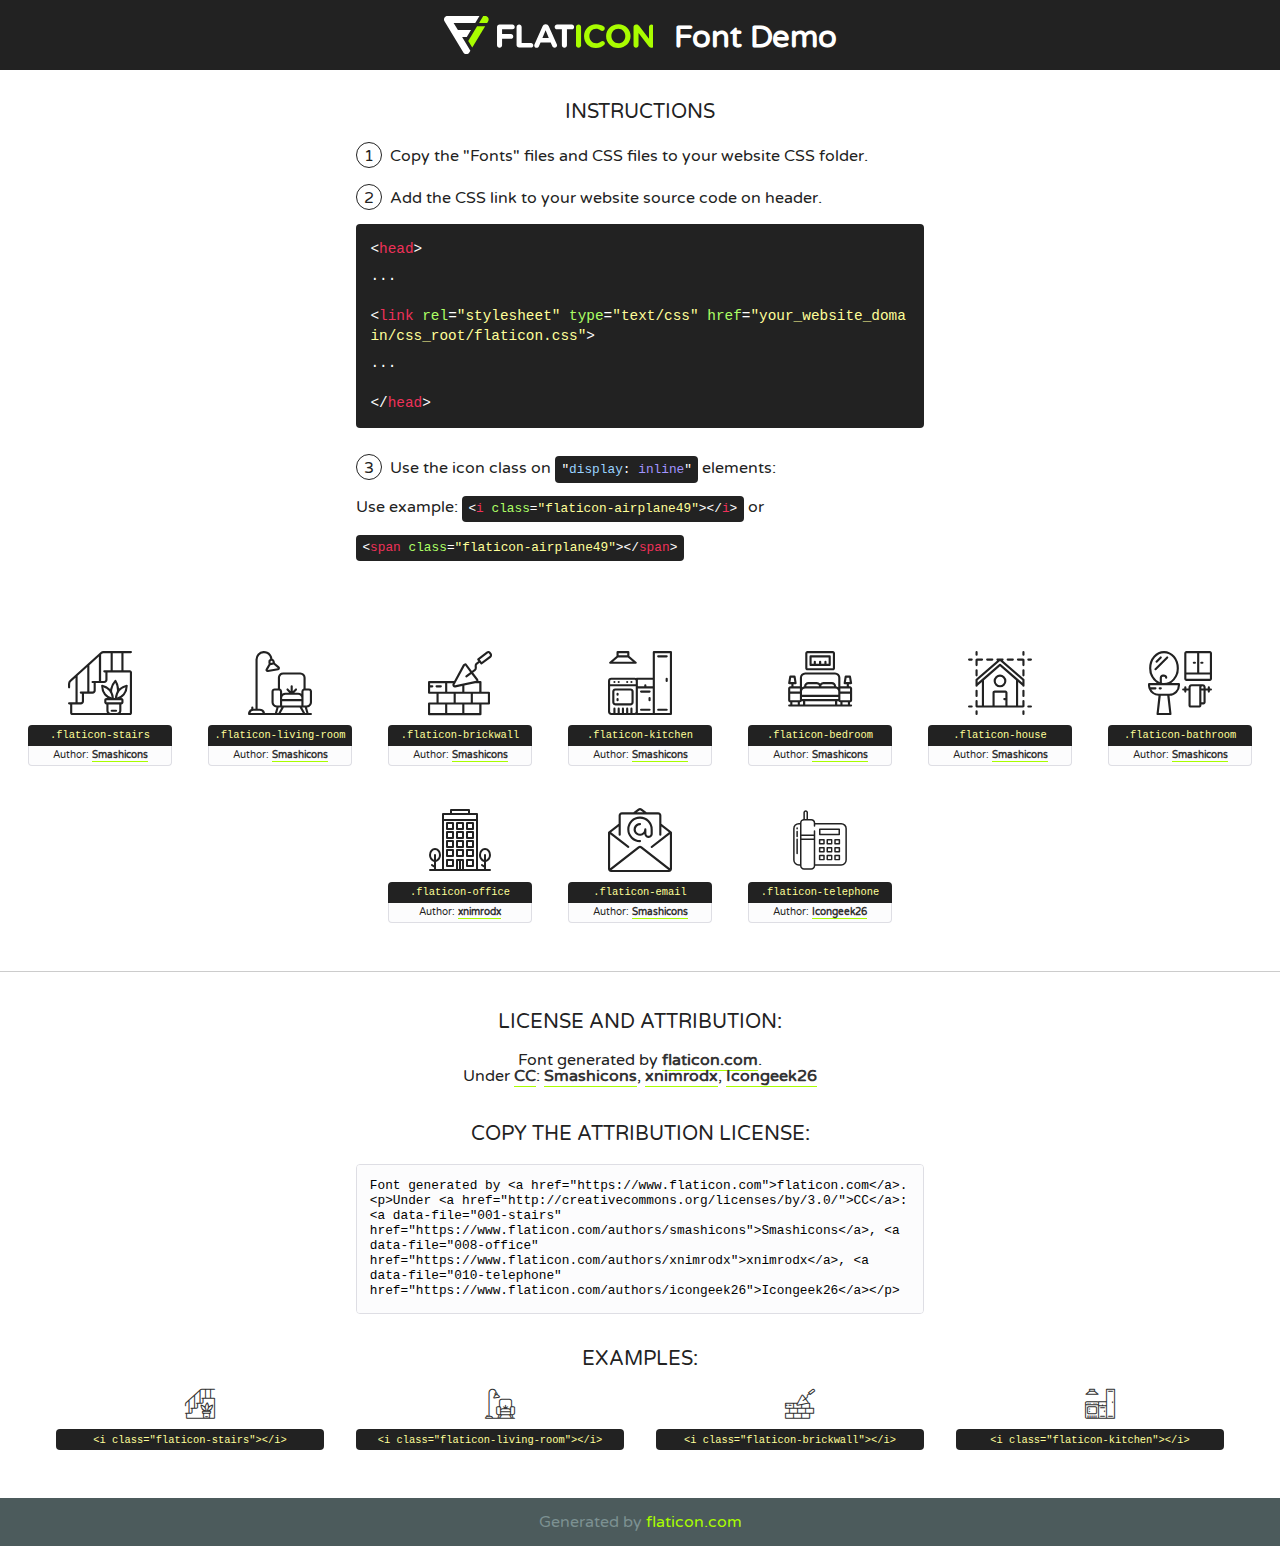
<file: interior-design-html-template/lib/flaticon/font/flaticon.html>
<!DOCTYPE html>
<!--
  Flaticon icon font: Flaticon
  Creation date: 12/11/2020 10:28
-->
<html>
<!DOCTYPE html>
<html>

<head>
    <title>Flaticon WebFont</title>
    <link href="http://fonts.googleapis.com/css?family=Varela+Round" rel="stylesheet" type="text/css" />
    <link rel="stylesheet" type="text/css" href="flaticon.css">
    <meta charset="UTF-8">
    <style>
    html, body, div, span, applet, object, iframe,
    h1, h2, h3, h4, h5, h6, p, blockquote, pre,
    a, abbr, acronym, address, big, cite, code,
    del, dfn, em, img, ins, kbd, q, s, samp,
    small, strike, strong, sub, sup, tt, var,
    b, u, i, center,
    dl, dt, dd, ol, ul, li,
    fieldset, form, label, legend,
    table, caption, tbody, tfoot, thead, tr, th, td,
    article, aside, canvas, details, embed, 
    figure, figcaption, footer, header, hgroup, 
    menu, nav, output, ruby, section, summary,
    time, mark, audio, video {
        margin: 0;
        padding: 0;
        border: 0;
        font-size: 100%;
        font: inherit;
        vertical-align: baseline;
    }
    /* HTML5 display-role reset for older browsers */
    article, aside, details, figcaption, figure, 
    footer, header, hgroup, menu, nav, section {
        display: block;
    }
    body {
        line-height: 1;
    }
    ol, ul {
        list-style: none;
    }
    blockquote, q {
        quotes: none;
    }
    blockquote:before, blockquote:after,
    q:before, q:after {
        content: '';
        content: none;
    }
    table {
        border-collapse: collapse;
        border-spacing: 0;
    }
    body {
        font-family: 'Varela Round', Helvetica, Arial, sans-serif;
        font-size: 16px;
        color: #222;
    }
    a {
        color: #333;
        border-bottom: 1px solid #a9fd00;
        font-weight: bold;
        text-decoration: none;
    }
    * {
        -moz-box-sizing: border-box;
        -webkit-box-sizing: border-box;
        box-sizing: border-box;
        margin: 0;
        padding: 0;
    }
    [class^="flaticon-"]:before, [class*=" flaticon-"]:before, [class^="flaticon-"]:after, [class*=" flaticon-"]:after {
        font-family: Flaticon;
        font-size: 30px;
        font-style: normal;
        margin-left: 20px;
        color: #333;
    }
    .wrapper {
        max-width: 600px;
        margin: auto;
        padding: 0 1em;
    }
    .title {
        font-size: 1.25em;
        text-align: center;
        margin-bottom: 1em;
        text-transform: uppercase;
    }
    header {
        text-align: center;
        background-color: #222;
        color: #fff;
        padding: 1em;
    }
    header .logo {
        width: 210px;
        height: 38px;
        display: inline-block;
        vertical-align: middle;
        margin-right: 1em;
        border: none;
    }
    header strong {
        font-size: 1.95em;
        font-weight: bold;
        vertical-align: middle;
        margin-top: 5px;
        display: inline-block;
    }
    .demo {
        margin: 2em auto;
        line-height: 1.25em;
    }
    .demo ul li {
        margin-bottom: 1em;
    }
    .demo ul li .num {
        color: #222;
        border-radius: 20px;
        display: inline-block;
        width: 26px;
        padding: 3px;
        height: 26px;
        text-align: center;
        margin-right: 0.5em;
        border: 1px solid #222;
    }
    .demo ul li code {
        background-color: #222;
        border-radius: 4px;
        padding: 0.25em 0.5em;
        display: inline-block;
        color: #fff;
        font-family: Consolas,Monaco,Lucida Console,Liberation Mono,DejaVu Sans Mono,Bitstream Vera Sans Mono,Courier New, monospace;
        font-weight: lighter;
        margin-top: 1em;
        font-size: 0.8em;
        word-break: break-all;
    }
    .demo ul li code.big {
        padding: 1em;
        font-size: 0.9em;
    }
    .demo ul li code .red {
        color: #EF3159;
    }
    .demo ul li code .green {
        color: #ACFF65;
    }
    .demo ul li code .yellow {
        color: #FFFF99;
    }
    .demo ul li code .blue {
        color: #99D3FF;
    }
    .demo ul li code .purple {
        color: #A295FF;
    }
    .demo ul li code .dots {
        margin-top: 0.5em;
        display: block;
    }
    #glyphs {
        border-bottom: 1px solid #ccc;
        padding: 2em 0;
        text-align: center;
    }
    .glyph {
        display: inline-block;
        width: 9em;
        margin: 1em;
        text-align: center;
        vertical-align: top;
        background: #FFF;
    }
    .glyph .glyph-icon {
        padding: 10px;
        display: block;
        font-family:"Flaticon";
        font-size: 64px;
        line-height: 1;
    }
    .glyph .glyph-icon:before {
        font-size: 64px;
        color: #222;
        margin-left: 0;
    }
    .class-name {
        font-size: 0.65em;
        background-color: #222;
        color: #fff;
        border-radius: 4px 4px 0 0;
        padding: 0.5em;
        color: #FFFF99;
        font-family: Consolas,Monaco,Lucida Console,Liberation Mono,DejaVu Sans Mono,Bitstream Vera Sans Mono,Courier New, monospace;
    }
    .author-name {
        font-size: 0.6em;
        background-color: #fcfcfd;
        border: 1px solid #DEDEE4;
        border-top: 0;
        border-radius: 0 0 4px 4px;
        padding: 0.5em;
    }
    .class-name:last-child {
        font-size: 10px;
        color:#888;
    }
    .class-name:last-child a {
        font-size: 10px;
        color:#555;
    }
    .class-name:last-child a:hover {
        color:#a9fd00;
    }
    .glyph > input {
        display: block;
        width: 100px;
        margin: 5px auto;
        text-align: center;
        font-size: 12px;
        cursor: text;
    }
    .glyph > input.icon-input {
        font-family:"Flaticon";
        font-size: 16px;
        margin-bottom: 10px;
    }
    .attribution .title {
        margin-top: 2em;
    }
    .attribution textarea {
        background-color: #fcfcfd;
        padding: 1em;
        border: none;
        box-shadow: none;
        border: 1px solid #DEDEE4;
        border-radius: 4px;
        resize: none;
        width: 100%;
        height: 150px;
        font-size: 0.8em;
        font-family: Consolas,Monaco,Lucida Console,Liberation Mono,DejaVu Sans Mono,Bitstream Vera Sans Mono,Courier New, monospace;
        -webkit-appearance: none;
    }
    .iconsuse {
        margin: 2em auto;
        text-align: center;
        max-width: 1200px;
    }
    .iconsuse:after {
        content: '';
        display: table;
        clear: both;
    }
    .iconsuse .image {
        float: left;
        width: 25%;
        padding: 0 1em;
    }
    .iconsuse .image p {
        margin-bottom: 1em;
    }
    .iconsuse .image span {
        display: block;
        font-size: 0.65em;
        background-color: #222;
        color: #fff;
        border-radius: 4px;
        padding: 0.5em;
        color: #FFFF99;
        margin-top: 1em;
        font-family: Consolas,Monaco,Lucida Console,Liberation Mono,DejaVu Sans Mono,Bitstream Vera Sans Mono,Courier New, monospace;
    }
    #footer {
        text-align: center;
        background-color: #4C5B5C;
        color: #7c9192;
        padding: 1em;
    }
    #footer a {
        border: none;
        color: #a9fd00;
        font-weight: normal;
    }
    @media (max-width: 960px) {
        .iconsuse .image {
            width: 50%;
        }
    }
    @media (max-width: 560px) {
        .iconsuse .image {
            width: 100%;
        }
    }
    </style>
</head>

<body class="characters-off">

    <header>
        <a href="https://www.flaticon.com" target="_blank" class="logo">
            <svg version="1.1" xmlns="http://www.w3.org/2000/svg" xmlns:xlink="http://www.w3.org/1999/xlink" xmlns:a="http://ns.adobe.com/AdobeSVGViewerExtensions/3.0/" viewBox="0 0 560.875 102.036" enable-background="new 0 0 560.875 102.036" xml:space="preserve">
                <defs>
                </defs>
                <g>
                    <g class="letters">
                        <path fill="#ffffff" d="M141.596,29.675c0-3.777,2.985-6.767,6.764-6.767h34.438c3.426,0,6.15,2.728,6.15,6.15
                        c0,3.43-2.724,6.149-6.15,6.149h-27.674v13.091h23.719c3.429,0,6.151,2.724,6.151,6.15c0,3.43-2.723,6.149-6.151,6.149h-23.719
                        v17.574c0,3.773-2.986,6.761-6.764,6.761c-3.779,0-6.764-2.989-6.764-6.761V29.675z"></path>
                        <path fill="#ffffff" d="M193.844,29.149c0-3.781,2.985-6.767,6.764-6.767c3.776,0,6.763,2.985,6.763,6.767v42.957h25.039
                        c3.426,0,6.149,2.726,6.149,6.153c0,3.425-2.723,6.15-6.149,6.15h-31.802c-3.779,0-6.764-2.986-6.764-6.768V29.149z"></path>
                        <path fill="#ffffff" d="M241.891,75.71l21.438-48.407c1.492-3.341,4.215-5.357,7.906-5.357h0.792
                        c3.686,0,6.323,2.017,7.815,5.357l21.439,48.407c0.436,0.967,0.701,1.845,0.701,2.723c0,3.602-2.809,6.501-6.414,6.501
                        c-3.161,0-5.269-1.845-6.499-4.655l-4.132-9.661h-27.059l-4.301,10.102c-1.144,2.631-3.426,4.214-6.237,4.214
                        c-3.517,0-6.24-2.81-6.24-6.325C241.1,77.64,241.451,76.677,241.891,75.71z M279.932,58.666l-8.521-20.297l-8.526,20.297H279.932
                        z"></path>
                        <path fill="#ffffff" d="M314.864,35.387H301.86c-3.429,0-6.239-2.813-6.239-6.238c0-3.429,2.811-6.24,6.239-6.24h39.533
                        c3.426,0,6.237,2.811,6.237,6.24c0,3.425-2.811,6.238-6.237,6.238h-13.001v42.785c0,3.773-2.99,6.761-6.764,6.761
                        c-3.779,0-6.764-2.989-6.764-6.761V35.387z"></path>
                        <path fill="#A9FD00" d="M352.615,29.149c0-3.781,2.985-6.767,6.767-6.767c3.774,0,6.761,2.985,6.761,6.767v49.024
                        c0,3.773-2.987,6.761-6.761,6.761c-3.781,0-6.767-2.989-6.767-6.761V29.149z"></path>
                        <path fill="#A9FD00" d="M374.132,53.836v-0.179c0-17.481,13.178-31.801,32.065-31.801c9.22,0,15.459,2.458,20.557,6.238
                        c1.402,1.054,2.637,2.985,2.637,5.357c0,3.692-2.985,6.59-6.681,6.59c-1.845,0-3.071-0.702-4.044-1.319
                        c-3.776-2.813-7.729-4.393-12.562-4.393c-10.364,0-17.831,8.611-17.831,19.154v0.173c0,10.542,7.291,19.329,17.831,19.329
                        c5.715,0,9.492-1.756,13.359-4.834c1.049-0.874,2.458-1.491,4.039-1.491c3.429,0,6.325,2.813,6.325,6.236
                        c0,2.106-1.056,3.78-2.282,4.834c-5.539,4.834-12.036,7.733-21.878,7.733C387.572,85.464,374.132,71.493,374.132,53.836z"></path>
                        <path fill="#A9FD00" d="M433.009,53.836v-0.179c0-17.481,13.79-31.801,32.766-31.801c18.981,0,32.592,14.143,32.592,31.628v0.173
                        c0,17.483-13.785,31.807-32.769,31.807C446.625,85.464,433.009,71.32,433.009,53.836z M484.224,53.836v-0.179
                        c0-10.539-7.725-19.326-18.626-19.326c-10.893,0-18.449,8.611-18.449,19.154v0.173c0,10.542,7.73,19.329,18.626,19.329
                        C476.676,72.986,484.224,64.378,484.224,53.836z"></path>
                        <path fill="#A9FD00" d="M506.233,29.321c0-3.774,2.99-6.763,6.767-6.763h1.401c3.252,0,5.183,1.583,7.029,3.953l26.093,34.265
                        V29.059c0-3.692,2.99-6.677,6.681-6.677c3.683,0,6.671,2.985,6.671,6.677v48.934c0,3.78-2.987,6.765-6.764,6.765h-0.436
                        c-3.257,0-5.188-1.581-7.034-3.953l-27.056-35.492v32.944c0,3.687-2.985,6.676-6.678,6.676c-3.683,0-6.673-2.989-6.673-6.676
                        V29.321z"></path>
                    </g>
                    <g class="insignia">
                        <path fill="#ffffff" d="M48.372,56.137h12.517l11.156-18.537H37.186L25.688,18.539h57.825L94.668,0H9.271
                        C5.925,0,2.842,1.801,1.198,4.716c-1.644,2.907-1.593,6.482,0.134,9.343l50.38,83.501c1.678,2.781,4.689,4.476,7.938,4.476
                        c3.246,0,6.257-1.695,7.935-4.476l2.898-4.804L48.372,56.137z"></path>
                        <g class="i">
                            <path fill="#A9FD00" d="M93.575,18.539h0.031v0.004l21.652,0.004l2.705-4.488c1.727-2.861,1.778-6.436,0.133-9.343
                            C116.454,1.801,113.371,0,110.026,0h-5.294L93.575,18.539z"></path>
                            <polygon fill="#A9FD00" points="88.291,27.356 64.725,66.486 75.519,84.404 109.942,27.356"></polygon>
                        </g>
                    </g>
                </g>
            </svg>
        </a>
        <strong>Font Demo</strong>
    </header>


    <section class="demo wrapper">

        <p class="title">Instructions</p>

        <ul>
            <li>
                <span class="num">1</span>Copy the "Fonts" files and CSS files to your website CSS folder.
            </li>
            <li>
                <span class="num">2</span>Add the CSS link to your website source code on header.
                <code class="big">
                    &lt;<span class="red">head</span>&gt;
                    <br/><span class="dots">...</span>
                    <br/>&lt;<span class="red">link</span> <span class="green">rel</span>=<span class="yellow">"stylesheet"</span> <span class="green">type</span>=<span class="yellow">"text/css"</span> <span class="green">href</span>=<span class="yellow">"your_website_domain/css_root/flaticon.css"</span>&gt;
                    <br/><span class="dots">...</span>
                    <br/>&lt;/<span class="red">head</span>&gt;
                </code>
            </li>

            <li>
                <p>
                    <span class="num">3</span>Use the icon class on <code>"<span class="blue">display</span>:<span class="purple"> inline</span>"</code> elements:
                    <br />
                    Use example: <code>&lt;<span class="red">i</span> <span class="green">class</span>=<span class="yellow">&quot;flaticon-airplane49&quot;</span>&gt;&lt;/<span class="red">i</span>&gt;</code> or <code>&lt;<span class="red">span</span> <span class="green">class</span>=<span class="yellow">&quot;flaticon-airplane49&quot;</span>&gt;&lt;/<span class="red">span</span>&gt;</code>
            </li>
        </ul>

    </section>




   <section id="glyphs">          
    
      
        <div class="glyph"><div class="glyph-icon flaticon-stairs"></div>
            <div class="class-name">.flaticon-stairs</div>
            <div class="author-name">Author: <a data-file="001-stairs" href="https://www.flaticon.com/authors/smashicons">Smashicons</a> </div> 
        </div>        
        
        <div class="glyph"><div class="glyph-icon flaticon-living-room"></div>
            <div class="class-name">.flaticon-living-room</div>
            <div class="author-name">Author: <a data-file="002-living-room" href="https://www.flaticon.com/authors/smashicons">Smashicons</a> </div> 
        </div>        
        
        <div class="glyph"><div class="glyph-icon flaticon-brickwall"></div>
            <div class="class-name">.flaticon-brickwall</div>
            <div class="author-name">Author: <a data-file="003-brickwall" href="https://www.flaticon.com/authors/smashicons">Smashicons</a> </div> 
        </div>        
        
        <div class="glyph"><div class="glyph-icon flaticon-kitchen"></div>
            <div class="class-name">.flaticon-kitchen</div>
            <div class="author-name">Author: <a data-file="004-kitchen" href="https://www.flaticon.com/authors/smashicons">Smashicons</a> </div> 
        </div>        
        
        <div class="glyph"><div class="glyph-icon flaticon-bedroom"></div>
            <div class="class-name">.flaticon-bedroom</div>
            <div class="author-name">Author: <a data-file="005-bedroom" href="https://www.flaticon.com/authors/smashicons">Smashicons</a> </div> 
        </div>        
        
        <div class="glyph"><div class="glyph-icon flaticon-house"></div>
            <div class="class-name">.flaticon-house</div>
            <div class="author-name">Author: <a data-file="006-house" href="https://www.flaticon.com/authors/smashicons">Smashicons</a> </div> 
        </div>        
        
        <div class="glyph"><div class="glyph-icon flaticon-bathroom"></div>
            <div class="class-name">.flaticon-bathroom</div>
            <div class="author-name">Author: <a data-file="007-bathroom" href="https://www.flaticon.com/authors/smashicons">Smashicons</a> </div> 
        </div>        
        
        <div class="glyph"><div class="glyph-icon flaticon-office"></div>
            <div class="class-name">.flaticon-office</div>
            <div class="author-name">Author: <a data-file="008-office" href="https://www.flaticon.com/authors/xnimrodx">xnimrodx</a> </div> 
        </div>        
        
        <div class="glyph"><div class="glyph-icon flaticon-email"></div>
            <div class="class-name">.flaticon-email</div>
            <div class="author-name">Author: <a data-file="009-email" href="https://www.flaticon.com/authors/smashicons">Smashicons</a> </div> 
        </div>        
        
        <div class="glyph"><div class="glyph-icon flaticon-telephone"></div>
            <div class="class-name">.flaticon-telephone</div>
            <div class="author-name">Author: <a data-file="010-telephone" href="https://www.flaticon.com/authors/icongeek26">Icongeek26</a> </div> 
        </div>        
        

    </section>



    <section class="attribution wrapper"   style="text-align:center;">

      <div class="title">License and attribution:</div><div class="attrDiv">Font generated by <a href="https://www.flaticon.com">flaticon.com</a>. <div><p>Under <a href="http://creativecommons.org/licenses/by/3.0/">CC</a>: <a data-file="001-stairs" href="https://www.flaticon.com/authors/smashicons">Smashicons</a>, <a data-file="008-office" href="https://www.flaticon.com/authors/xnimrodx">xnimrodx</a>, <a data-file="010-telephone" href="https://www.flaticon.com/authors/icongeek26">Icongeek26</a></p>  </div>
      </div>
      <div class="title">Copy the Attribution License:</div>

    <textarea onclick="this.focus();this.select();">Font generated by &lt;a href=&quot;https://www.flaticon.com&quot;&gt;flaticon.com&lt;/a&gt;. <p>Under <a href="http://creativecommons.org/licenses/by/3.0/">CC</a>: <a data-file="001-stairs" href="https://www.flaticon.com/authors/smashicons">Smashicons</a>, <a data-file="008-office" href="https://www.flaticon.com/authors/xnimrodx">xnimrodx</a>, <a data-file="010-telephone" href="https://www.flaticon.com/authors/icongeek26">Icongeek26</a></p>  
     </textarea>

    </section>

    <section class="iconsuse">

          <div class="title">Examples:</div>            
             
            <div class="image">
                <p>
                    <i class="glyph-icon flaticon-stairs"></i> 
                    <span>&lt;i class=&quot;flaticon-stairs&quot;&gt;&lt;/i&gt;</span>
                </p>
            </div>
            
            <div class="image">
                <p>
                    <i class="glyph-icon flaticon-living-room"></i> 
                    <span>&lt;i class=&quot;flaticon-living-room&quot;&gt;&lt;/i&gt;</span>
                </p>
            </div>
            
            <div class="image">
                <p>
                    <i class="glyph-icon flaticon-brickwall"></i> 
                    <span>&lt;i class=&quot;flaticon-brickwall&quot;&gt;&lt;/i&gt;</span>
                </p>
            </div>
            
            <div class="image">
                <p>
                    <i class="glyph-icon flaticon-kitchen"></i> 
                    <span>&lt;i class=&quot;flaticon-kitchen&quot;&gt;&lt;/i&gt;</span>
                </p>
            </div>
                       
        </div>
                            
    </section>

<div id="footer">
    <div>Generated by <a href="https://www.flaticon.com">flaticon.com</a>
    </div>
</div>



</body>
</html>
</file>
<file: interior-design-html-template/lib/flaticon/font/flaticon.css>
/*
  	Flaticon icon font: Flaticon
  	Creation date: 12/11/2020 10:28
  	*/

@font-face {
  font-family: "Flaticon";
  src: url("./Flaticon.eot");
  src: url("./Flaticon.eot?#iefix") format("embedded-opentype"),
       url("./Flaticon.woff2") format("woff2"),
       url("./Flaticon.woff") format("woff"),
       url("./Flaticon.ttf") format("truetype"),
       url("./Flaticon.svg#Flaticon") format("svg");
  font-weight: normal;
  font-style: normal;
}

@media screen and (-webkit-min-device-pixel-ratio:0) {
  @font-face {
    font-family: "Flaticon";
    src: url("./Flaticon.svg#Flaticon") format("svg");
  }
}

[class^="flaticon-"]:before, [class*=" flaticon-"]:before,
[class^="flaticon-"]:after, [class*=" flaticon-"]:after {   
  font-family: Flaticon;
        font-size: 20px;
font-style: normal;
margin-left: 20px;
}

.flaticon-stairs:before { content: "\f100"; }
.flaticon-living-room:before { content: "\f101"; }
.flaticon-brickwall:before { content: "\f102"; }
.flaticon-kitchen:before { content: "\f103"; }
.flaticon-bedroom:before { content: "\f104"; }
.flaticon-house:before { content: "\f105"; }
.flaticon-bathroom:before { content: "\f106"; }
.flaticon-office:before { content: "\f107"; }
.flaticon-email:before { content: "\f108"; }
.flaticon-telephone:before { content: "\f109"; }
</file>
<file: interior-design-html-template/css/style.css>
/******* Bootstrap Theming ********/
/*!
 * Bootstrap v4.5.3 (https://getbootstrap.com/)
 * Copyright 2011-2020 The Bootstrap Authors
 * Copyright 2011-2020 Twitter, Inc.
 * Licensed under MIT (https://github.com/twbs/bootstrap/blob/main/LICENSE)
 */
:root {
  --blue: #007bff;
  --indigo: #6610f2;
  --purple: #6f42c1;
  --pink: #e83e8c;
  --red: #dc3545;
  --orange: #fd7e14;
  --yellow: #ffc107;
  --green: #28a745;
  --teal: #20c997;
  --cyan: #17a2b8;
  --white: #fff;
  --gray: #6c757d;
  --gray-dark: #343a40;
  --primary: #DFB163;
  --secondary: #000000;
  --success: #28a745;
  --info: #17a2b8;
  --warning: #ffc107;
  --danger: #dc3545;
  --light: #F3F6FF;
  --dark: #181818;
  --breakpoint-xs: 0;
  --breakpoint-sm: 576px;
  --breakpoint-md: 768px;
  --breakpoint-lg: 992px;
  --breakpoint-xl: 1200px;
  --font-family-sans-serif: "Roboto", sans-serif;
  --font-family-monospace: SFMono-Regular, Menlo, Monaco, Consolas, "Roboto", sans-serif;
}

*,
*::before,
*::after {
  box-sizing: border-box;
}

html {
  font-family: sans-serif;
  line-height: 1.15;
  -webkit-text-size-adjust: 100%;
  -webkit-tap-highlight-color: rgba(0, 0, 0, 0);
}

article, aside, figcaption, figure, footer, header, hgroup, main, nav, section {
  display: block;
}

body {
  margin: 0;
  font-family: "Roboto", sans-serif;
  font-size: 1rem;
  font-weight: 400;
  line-height: 1.5;
  color: #777777;
  text-align: left;
  background-color: #fff;
}

[tabindex="-1"]:focus:not(:focus-visible) {
  outline: 0 !important;
}

hr {
  box-sizing: content-box;
  height: 0;
  overflow: visible;
}

h1, h2, h3, h4, h5, h6 {
  margin-top: 0;
  margin-bottom: 0.5rem;
}

p {
  margin-top: 0;
  margin-bottom: 1rem;
}

abbr[title],
abbr[data-original-title] {
  text-decoration: underline;
  text-decoration: underline dotted;
  cursor: help;
  border-bottom: 0;
  text-decoration-skip-ink: none;
}

address {
  margin-bottom: 1rem;
  font-style: normal;
  line-height: inherit;
}

ol,
ul,
dl {
  margin-top: 0;
  margin-bottom: 1rem;
}

ol ol,
ul ul,
ol ul,
ul ol {
  margin-bottom: 0;
}

dt {
  font-weight: 700;
}

dd {
  margin-bottom: .5rem;
  margin-left: 0;
}

blockquote {
  margin: 0 0 1rem;
}

b,
strong {
  font-weight: bolder;
}

small {
  font-size: 80%;
}

sub,
sup {
  position: relative;
  font-size: 75%;
  line-height: 0;
  vertical-align: baseline;
}

sub {
  bottom: -.25em;
}

sup {
  top: -.5em;
}

a {
  color: #ffffff;
  text-decoration: none;
  background-color: transparent;
}

a:hover {
  color: #cc902a;
  text-decoration: underline;
}

a:not([href]):not([class]) {
  color: inherit;
  text-decoration: none;
}

a:not([href]):not([class]):hover {
  color: inherit;
  text-decoration: none;
}

pre,
code,
kbd,
samp {
  font-family: SFMono-Regular, Menlo, Monaco, Consolas, "Roboto", sans-serif;
  font-size: 1em;
}

pre {
  margin-top: 0;
  margin-bottom: 1rem;
  overflow: auto;
  -ms-overflow-style: scrollbar;
}

figure {
  margin: 0 0 1rem;
}

img {
  vertical-align: middle;
  border-style: none;
}

svg {
  overflow: hidden;
  vertical-align: middle;
}

table {
  border-collapse: collapse;
}

caption {
  padding-top: 0.75rem;
  padding-bottom: 0.75rem;
  color: #6c757d;
  text-align: left;
  caption-side: bottom;
}

th {
  text-align: inherit;
  text-align: -webkit-match-parent;
}

label {
  display: inline-block;
  margin-bottom: 0.5rem;
}

button {
  border-radius: 0;
}

button:focus {
  outline: 1px dotted;
  outline: 5px auto -webkit-focus-ring-color;
}

input,
button,
select,
optgroup,
textarea {
  margin: 0;
  font-family: inherit;
  font-size: inherit;
  line-height: inherit;
}

button,
input {
  overflow: visible;
}

button,
select {
  text-transform: none;
}

[role="button"] {
  cursor: pointer;
}

select {
  word-wrap: normal;
}

button,
[type="button"],
[type="reset"],
[type="submit"] {
  -webkit-appearance: button;
}

button:not(:disabled),
[type="button"]:not(:disabled),
[type="reset"]:not(:disabled),
[type="submit"]:not(:disabled) {
  cursor: pointer;
}

button::-moz-focus-inner,
[type="button"]::-moz-focus-inner,
[type="reset"]::-moz-focus-inner,
[type="submit"]::-moz-focus-inner {
  padding: 0;
  border-style: none;
}

input[type="radio"],
input[type="checkbox"] {
  box-sizing: border-box;
  padding: 0;
}

textarea {
  overflow: auto;
  resize: vertical;
}

fieldset {
  min-width: 0;
  padding: 0;
  margin: 0;
  border: 0;
}

legend {
  display: block;
  width: 100%;
  max-width: 100%;
  padding: 0;
  margin-bottom: .5rem;
  font-size: 1.5rem;
  line-height: inherit;
  color: inherit;
  white-space: normal;
}

@media (max-width: 1200px) {
  legend {
    font-size: calc(1.275rem + 0.3vw) ;
  }
}

progress {
  vertical-align: baseline;
}

[type="number"]::-webkit-inner-spin-button,
[type="number"]::-webkit-outer-spin-button {
  height: auto;
}

[type="search"] {
  outline-offset: -2px;
  -webkit-appearance: none;
}

[type="search"]::-webkit-search-decoration {
  -webkit-appearance: none;
}

::-webkit-file-upload-button {
  font: inherit;
  -webkit-appearance: button;
}

output {
  display: inline-block;
}

summary {
  display: list-item;
  cursor: pointer;
}

template {
  display: none;
}

[hidden] {
  display: none !important;
}

h1, h2, h3, h4, h5, h6,
.h1, .h2, .h3, .h4, .h5, .h6 {
  margin-bottom: 0.5rem;
  font-family: "Roboto", sans-serif;
  font-weight: 500;
  line-height: 1.2;
  color: #000000;
}

h1, .h1 {
  font-size: 2.5rem;
}

@media (max-width: 1200px) {
  h1, .h1 {
    font-size: calc(1.375rem + 1.5vw) ;
  }
}

h2, .h2 {
  font-size: 2rem;
}

@media (max-width: 1200px) {
  h2, .h2 {
    font-size: calc(1.325rem + 0.9vw) ;
  }
}

h3, .h3 {
  font-size: 1.75rem;
}

@media (max-width: 1200px) {
  h3, .h3 {
    font-size: calc(1.3rem + 0.6vw) ;
  }
}

h4, .h4 {
  font-size: 1.5rem;
}

@media (max-width: 1200px) {
  h4, .h4 {
    font-size: calc(1.275rem + 0.3vw) ;
  }
}

h5, .h5 {
  font-size: 1.25rem;
}

h6, .h6 {
  font-size: 1rem;
}

.lead {
  font-size: 1.25rem;
  font-weight: 300;
}

.display-1 {
  font-size: 6rem;
  font-weight: 300;
  line-height: 1.2;
}

@media (max-width: 1200px) {
  .display-1 {
    font-size: calc(1.725rem + 5.7vw) ;
  }
}

.display-2 {
  font-size: 5.5rem;
  font-weight: 300;
  line-height: 1.2;
}

@media (max-width: 1200px) {
  .display-2 {
    font-size: calc(1.675rem + 5.1vw) ;
  }
}

.display-3 {
  font-size: 4.5rem;
  font-weight: 300;
  line-height: 1.2;
}

@media (max-width: 1200px) {
  .display-3 {
    font-size: calc(1.575rem + 3.9vw) ;
  }
}

.display-4 {
  font-size: 3.5rem;
  font-weight: 300;
  line-height: 1.2;
}

@media (max-width: 1200px) {
  .display-4 {
    font-size: calc(1.475rem + 2.7vw) ;
  }
}

hr {
  margin-top: 1rem;
  margin-bottom: 1rem;
  border: 0;
  border-top: 1px solid rgba(0, 0, 0, 0.1);
}

small,
.small {
  font-size: 80%;
  font-weight: 400;
}

mark,
.mark {
  padding: 0.2em;
  background-color: #fcf8e3;
}

.list-unstyled {
  padding-left: 0;
  list-style: none;
}

.list-inline {
  padding-left: 0;
  list-style: none;
}

.list-inline-item {
  display: inline-block;
}

.list-inline-item:not(:last-child) {
  margin-right: 0.5rem;
}

.initialism {
  font-size: 90%;
  text-transform: uppercase;
}

.blockquote {
  margin-bottom: 1rem;
  font-size: 1.25rem;
}

.blockquote-footer {
  display: block;
  font-size: 80%;
  color: #6c757d;
}

.blockquote-footer::before {
  content: "\2014\00A0";
}

.img-fluid {
  max-width: 100%;
  height: auto;
}

.img-thumbnail {
  padding: 0.25rem;
  background-color: #fff;
  border: 1px solid #dee2e6;
  max-width: 100%;
  height: auto;
}

.figure {
  display: inline-block;
}

.figure-img {
  margin-bottom: 0.5rem;
  line-height: 1;
}

.figure-caption {
  font-size: 90%;
  color: #6c757d;
}

code {
  font-size: 87.5%;
  color: #e83e8c;
  word-wrap: break-word;
}

a > code {
  color: inherit;
}

kbd {
  padding: 0.2rem 0.4rem;
  font-size: 87.5%;
  color: #fff;
  background-color: #212529;
}

kbd kbd {
  padding: 0;
  font-size: 100%;
  font-weight: 700;
}

pre {
  display: block;
  font-size: 87.5%;
  color: #212529;
}

pre code {
  font-size: inherit;
  color: inherit;
  word-break: normal;
}

.pre-scrollable {
  max-height: 340px;
  overflow-y: scroll;
}

.container,
.container-fluid,
.container-sm,
.container-md,
.container-lg,
.container-xl {
  width: 100%;
  padding-right: 15px;
  padding-left: 15px;
  margin-right: auto;
  margin-left: auto;
}

@media (min-width: 576px) {
  .container, .container-sm {
    max-width: 540px;
  }
}

@media (min-width: 768px) {
  .container, .container-sm, .container-md {
    max-width: 720px;
  }
}

@media (min-width: 992px) {
  .container, .container-sm, .container-md, .container-lg {
    max-width: 960px;
  }
}

@media (min-width: 1200px) {
  .container, .container-sm, .container-md, .container-lg, .container-xl {
    max-width: 1140px;
  }
}

.row {
  display: flex;
  flex-wrap: wrap;
  margin-right: -15px;
  margin-left: -15px;
}

.no-gutters {
  margin-right: 0;
  margin-left: 0;
}

.no-gutters > .col,
.no-gutters > [class*="col-"] {
  padding-right: 0;
  padding-left: 0;
}

.col-1, .col-2, .col-3, .col-4, .col-5, .col-6, .col-7, .col-8, .col-9, .col-10, .col-11, .col-12, .col,
.col-auto, .col-sm-1, .col-sm-2, .col-sm-3, .col-sm-4, .col-sm-5, .col-sm-6, .col-sm-7, .col-sm-8, .col-sm-9, .col-sm-10, .col-sm-11, .col-sm-12, .col-sm,
.col-sm-auto, .col-md-1, .col-md-2, .col-md-3, .col-md-4, .col-md-5, .col-md-6, .col-md-7, .col-md-8, .col-md-9, .col-md-10, .col-md-11, .col-md-12, .col-md,
.col-md-auto, .col-lg-1, .col-lg-2, .col-lg-3, .col-lg-4, .col-lg-5, .col-lg-6, .col-lg-7, .col-lg-8, .col-lg-9, .col-lg-10, .col-lg-11, .col-lg-12, .col-lg,
.col-lg-auto, .col-xl-1, .col-xl-2, .col-xl-3, .col-xl-4, .col-xl-5, .col-xl-6, .col-xl-7, .col-xl-8, .col-xl-9, .col-xl-10, .col-xl-11, .col-xl-12, .col-xl,
.col-xl-auto {
  position: relative;
  width: 100%;
  padding-right: 15px;
  padding-left: 15px;
}

.col {
  flex-basis: 0;
  flex-grow: 1;
  max-width: 100%;
}

.row-cols-1 > * {
  flex: 0 0 100%;
  max-width: 100%;
}

.row-cols-2 > * {
  flex: 0 0 50%;
  max-width: 50%;
}

.row-cols-3 > * {
  flex: 0 0 33.33333%;
  max-width: 33.33333%;
}

.row-cols-4 > * {
  flex: 0 0 25%;
  max-width: 25%;
}

.row-cols-5 > * {
  flex: 0 0 20%;
  max-width: 20%;
}

.row-cols-6 > * {
  flex: 0 0 16.66667%;
  max-width: 16.66667%;
}

.col-auto {
  flex: 0 0 auto;
  width: auto;
  max-width: 100%;
}

.col-1 {
  flex: 0 0 8.33333%;
  max-width: 8.33333%;
}

.col-2 {
  flex: 0 0 16.66667%;
  max-width: 16.66667%;
}

.col-3 {
  flex: 0 0 25%;
  max-width: 25%;
}

.col-4 {
  flex: 0 0 33.33333%;
  max-width: 33.33333%;
}

.col-5 {
  flex: 0 0 41.66667%;
  max-width: 41.66667%;
}

.col-6 {
  flex: 0 0 50%;
  max-width: 50%;
}

.col-7 {
  flex: 0 0 58.33333%;
  max-width: 58.33333%;
}

.col-8 {
  flex: 0 0 66.66667%;
  max-width: 66.66667%;
}

.col-9 {
  flex: 0 0 75%;
  max-width: 75%;
}

.col-10 {
  flex: 0 0 83.33333%;
  max-width: 83.33333%;
}

.col-11 {
  flex: 0 0 91.66667%;
  max-width: 91.66667%;
}

.col-12 {
  flex: 0 0 100%;
  max-width: 100%;
}

.order-first {
  order: -1;
}

.order-last {
  order: 13;
}

.order-0 {
  order: 0;
}

.order-1 {
  order: 1;
}

.order-2 {
  order: 2;
}

.order-3 {
  order: 3;
}

.order-4 {
  order: 4;
}

.order-5 {
  order: 5;
}

.order-6 {
  order: 6;
}

.order-7 {
  order: 7;
}

.order-8 {
  order: 8;
}

.order-9 {
  order: 9;
}

.order-10 {
  order: 10;
}

.order-11 {
  order: 11;
}

.order-12 {
  order: 12;
}

.offset-1 {
  margin-left: 8.33333%;
}

.offset-2 {
  margin-left: 16.66667%;
}

.offset-3 {
  margin-left: 25%;
}

.offset-4 {
  margin-left: 33.33333%;
}

.offset-5 {
  margin-left: 41.66667%;
}

.offset-6 {
  margin-left: 50%;
}

.offset-7 {
  margin-left: 58.33333%;
}

.offset-8 {
  margin-left: 66.66667%;
}

.offset-9 {
  margin-left: 75%;
}

.offset-10 {
  margin-left: 83.33333%;
}

.offset-11 {
  margin-left: 91.66667%;
}

@media (min-width: 576px) {
  .col-sm {
    flex-basis: 0;
    flex-grow: 1;
    max-width: 100%;
  }
  .row-cols-sm-1 > * {
    flex: 0 0 100%;
    max-width: 100%;
  }
  .row-cols-sm-2 > * {
    flex: 0 0 50%;
    max-width: 50%;
  }
  .row-cols-sm-3 > * {
    flex: 0 0 33.33333%;
    max-width: 33.33333%;
  }
  .row-cols-sm-4 > * {
    flex: 0 0 25%;
    max-width: 25%;
  }
  .row-cols-sm-5 > * {
    flex: 0 0 20%;
    max-width: 20%;
  }
  .row-cols-sm-6 > * {
    flex: 0 0 16.66667%;
    max-width: 16.66667%;
  }
  .col-sm-auto {
    flex: 0 0 auto;
    width: auto;
    max-width: 100%;
  }
  .col-sm-1 {
    flex: 0 0 8.33333%;
    max-width: 8.33333%;
  }
  .col-sm-2 {
    flex: 0 0 16.66667%;
    max-width: 16.66667%;
  }
  .col-sm-3 {
    flex: 0 0 25%;
    max-width: 25%;
  }
  .col-sm-4 {
    flex: 0 0 33.33333%;
    max-width: 33.33333%;
  }
  .col-sm-5 {
    flex: 0 0 41.66667%;
    max-width: 41.66667%;
  }
  .col-sm-6 {
    flex: 0 0 50%;
    max-width: 50%;
  }
  .col-sm-7 {
    flex: 0 0 58.33333%;
    max-width: 58.33333%;
  }
  .col-sm-8 {
    flex: 0 0 66.66667%;
    max-width: 66.66667%;
  }
  .col-sm-9 {
    flex: 0 0 75%;
    max-width: 75%;
  }
  .col-sm-10 {
    flex: 0 0 83.33333%;
    max-width: 83.33333%;
  }
  .col-sm-11 {
    flex: 0 0 91.66667%;
    max-width: 91.66667%;
  }
  .col-sm-12 {
    flex: 0 0 100%;
    max-width: 100%;
  }
  .order-sm-first {
    order: -1;
  }
  .order-sm-last {
    order: 13;
  }
  .order-sm-0 {
    order: 0;
  }
  .order-sm-1 {
    order: 1;
  }
  .order-sm-2 {
    order: 2;
  }
  .order-sm-3 {
    order: 3;
  }
  .order-sm-4 {
    order: 4;
  }
  .order-sm-5 {
    order: 5;
  }
  .order-sm-6 {
    order: 6;
  }
  .order-sm-7 {
    order: 7;
  }
  .order-sm-8 {
    order: 8;
  }
  .order-sm-9 {
    order: 9;
  }
  .order-sm-10 {
    order: 10;
  }
  .order-sm-11 {
    order: 11;
  }
  .order-sm-12 {
    order: 12;
  }
  .offset-sm-0 {
    margin-left: 0;
  }
  .offset-sm-1 {
    margin-left: 8.33333%;
  }
  .offset-sm-2 {
    margin-left: 16.66667%;
  }
  .offset-sm-3 {
    margin-left: 25%;
  }
  .offset-sm-4 {
    margin-left: 33.33333%;
  }
  .offset-sm-5 {
    margin-left: 41.66667%;
  }
  .offset-sm-6 {
    margin-left: 50%;
  }
  .offset-sm-7 {
    margin-left: 58.33333%;
  }
  .offset-sm-8 {
    margin-left: 66.66667%;
  }
  .offset-sm-9 {
    margin-left: 75%;
  }
  .offset-sm-10 {
    margin-left: 83.33333%;
  }
  .offset-sm-11 {
    margin-left: 91.66667%;
  }
}

@media (min-width: 768px) {
  .col-md {
    flex-basis: 0;
    flex-grow: 1;
    max-width: 100%;
  }
  .row-cols-md-1 > * {
    flex: 0 0 100%;
    max-width: 100%;
  }
  .row-cols-md-2 > * {
    flex: 0 0 50%;
    max-width: 50%;
  }
  .row-cols-md-3 > * {
    flex: 0 0 33.33333%;
    max-width: 33.33333%;
  }
  .row-cols-md-4 > * {
    flex: 0 0 25%;
    max-width: 25%;
  }
  .row-cols-md-5 > * {
    flex: 0 0 20%;
    max-width: 20%;
  }
  .row-cols-md-6 > * {
    flex: 0 0 16.66667%;
    max-width: 16.66667%;
  }
  .col-md-auto {
    flex: 0 0 auto;
    width: auto;
    max-width: 100%;
  }
  .col-md-1 {
    flex: 0 0 8.33333%;
    max-width: 8.33333%;
  }
  .col-md-2 {
    flex: 0 0 16.66667%;
    max-width: 16.66667%;
  }
  .col-md-3 {
    flex: 0 0 25%;
    max-width: 25%;
  }
  .col-md-4 {
    flex: 0 0 33.33333%;
    max-width: 33.33333%;
  }
  .col-md-5 {
    flex: 0 0 41.66667%;
    max-width: 41.66667%;
  }
  .col-md-6 {
    flex: 0 0 50%;
    max-width: 50%;
  }
  .col-md-7 {
    flex: 0 0 58.33333%;
    max-width: 58.33333%;
  }
  .col-md-8 {
    flex: 0 0 66.66667%;
    max-width: 66.66667%;
  }
  .col-md-9 {
    flex: 0 0 75%;
    max-width: 75%;
  }
  .col-md-10 {
    flex: 0 0 83.33333%;
    max-width: 83.33333%;
  }
  .col-md-11 {
    flex: 0 0 91.66667%;
    max-width: 91.66667%;
  }
  .col-md-12 {
    flex: 0 0 100%;
    max-width: 100%;
  }
  .order-md-first {
    order: -1;
  }
  .order-md-last {
    order: 13;
  }
  .order-md-0 {
    order: 0;
  }
  .order-md-1 {
    order: 1;
  }
  .order-md-2 {
    order: 2;
  }
  .order-md-3 {
    order: 3;
  }
  .order-md-4 {
    order: 4;
  }
  .order-md-5 {
    order: 5;
  }
  .order-md-6 {
    order: 6;
  }
  .order-md-7 {
    order: 7;
  }
  .order-md-8 {
    order: 8;
  }
  .order-md-9 {
    order: 9;
  }
  .order-md-10 {
    order: 10;
  }
  .order-md-11 {
    order: 11;
  }
  .order-md-12 {
    order: 12;
  }
  .offset-md-0 {
    margin-left: 0;
  }
  .offset-md-1 {
    margin-left: 8.33333%;
  }
  .offset-md-2 {
    margin-left: 16.66667%;
  }
  .offset-md-3 {
    margin-left: 25%;
  }
  .offset-md-4 {
    margin-left: 33.33333%;
  }
  .offset-md-5 {
    margin-left: 41.66667%;
  }
  .offset-md-6 {
    margin-left: 50%;
  }
  .offset-md-7 {
    margin-left: 58.33333%;
  }
  .offset-md-8 {
    margin-left: 66.66667%;
  }
  .offset-md-9 {
    margin-left: 75%;
  }
  .offset-md-10 {
    margin-left: 83.33333%;
  }
  .offset-md-11 {
    margin-left: 91.66667%;
  }
}

@media (min-width: 992px) {
  .col-lg {
    flex-basis: 0;
    flex-grow: 1;
    max-width: 100%;
  }
  .row-cols-lg-1 > * {
    flex: 0 0 100%;
    max-width: 100%;
  }
  .row-cols-lg-2 > * {
    flex: 0 0 50%;
    max-width: 50%;
  }
  .row-cols-lg-3 > * {
    flex: 0 0 33.33333%;
    max-width: 33.33333%;
  }
  .row-cols-lg-4 > * {
    flex: 0 0 25%;
    max-width: 25%;
  }
  .row-cols-lg-5 > * {
    flex: 0 0 20%;
    max-width: 20%;
  }
  .row-cols-lg-6 > * {
    flex: 0 0 16.66667%;
    max-width: 16.66667%;
  }
  .col-lg-auto {
    flex: 0 0 auto;
    width: auto;
    max-width: 100%;
  }
  .col-lg-1 {
    flex: 0 0 8.33333%;
    max-width: 8.33333%;
  }
  .col-lg-2 {
    flex: 0 0 16.66667%;
    max-width: 16.66667%;
  }
  .col-lg-3 {
    flex: 0 0 25%;
    max-width: 25%;
  }
  .col-lg-4 {
    flex: 0 0 33.33333%;
    max-width: 33.33333%;
  }
  .col-lg-5 {
    flex: 0 0 41.66667%;
    max-width: 41.66667%;
  }
  .col-lg-6 {
    flex: 0 0 50%;
    max-width: 50%;
  }
  .col-lg-7 {
    flex: 0 0 58.33333%;
    max-width: 58.33333%;
  }
  .col-lg-8 {
    flex: 0 0 66.66667%;
    max-width: 66.66667%;
  }
  .col-lg-9 {
    flex: 0 0 75%;
    max-width: 75%;
  }
  .col-lg-10 {
    flex: 0 0 83.33333%;
    max-width: 83.33333%;
  }
  .col-lg-11 {
    flex: 0 0 91.66667%;
    max-width: 91.66667%;
  }
  .col-lg-12 {
    flex: 0 0 100%;
    max-width: 100%;
  }
  .order-lg-first {
    order: -1;
  }
  .order-lg-last {
    order: 13;
  }
  .order-lg-0 {
    order: 0;
  }
  .order-lg-1 {
    order: 1;
  }
  .order-lg-2 {
    order: 2;
  }
  .order-lg-3 {
    order: 3;
  }
  .order-lg-4 {
    order: 4;
  }
  .order-lg-5 {
    order: 5;
  }
  .order-lg-6 {
    order: 6;
  }
  .order-lg-7 {
    order: 7;
  }
  .order-lg-8 {
    order: 8;
  }
  .order-lg-9 {
    order: 9;
  }
  .order-lg-10 {
    order: 10;
  }
  .order-lg-11 {
    order: 11;
  }
  .order-lg-12 {
    order: 12;
  }
  .offset-lg-0 {
    margin-left: 0;
  }
  .offset-lg-1 {
    margin-left: 8.33333%;
  }
  .offset-lg-2 {
    margin-left: 16.66667%;
  }
  .offset-lg-3 {
    margin-left: 25%;
  }
  .offset-lg-4 {
    margin-left: 33.33333%;
  }
  .offset-lg-5 {
    margin-left: 41.66667%;
  }
  .offset-lg-6 {
    margin-left: 50%;
  }
  .offset-lg-7 {
    margin-left: 58.33333%;
  }
  .offset-lg-8 {
    margin-left: 66.66667%;
  }
  .offset-lg-9 {
    margin-left: 75%;
  }
  .offset-lg-10 {
    margin-left: 83.33333%;
  }
  .offset-lg-11 {
    margin-left: 91.66667%;
  }
}

@media (min-width: 1200px) {
  .col-xl {
    flex-basis: 0;
    flex-grow: 1;
    max-width: 100%;
  }
  .row-cols-xl-1 > * {
    flex: 0 0 100%;
    max-width: 100%;
  }
  .row-cols-xl-2 > * {
    flex: 0 0 50%;
    max-width: 50%;
  }
  .row-cols-xl-3 > * {
    flex: 0 0 33.33333%;
    max-width: 33.33333%;
  }
  .row-cols-xl-4 > * {
    flex: 0 0 25%;
    max-width: 25%;
  }
  .row-cols-xl-5 > * {
    flex: 0 0 20%;
    max-width: 20%;
  }
  .row-cols-xl-6 > * {
    flex: 0 0 16.66667%;
    max-width: 16.66667%;
  }
  .col-xl-auto {
    flex: 0 0 auto;
    width: auto;
    max-width: 100%;
  }
  .col-xl-1 {
    flex: 0 0 8.33333%;
    max-width: 8.33333%;
  }
  .col-xl-2 {
    flex: 0 0 16.66667%;
    max-width: 16.66667%;
  }
  .col-xl-3 {
    flex: 0 0 25%;
    max-width: 25%;
  }
  .col-xl-4 {
    flex: 0 0 33.33333%;
    max-width: 33.33333%;
  }
  .col-xl-5 {
    flex: 0 0 41.66667%;
    max-width: 41.66667%;
  }
  .col-xl-6 {
    flex: 0 0 50%;
    max-width: 50%;
  }
  .col-xl-7 {
    flex: 0 0 58.33333%;
    max-width: 58.33333%;
  }
  .col-xl-8 {
    flex: 0 0 66.66667%;
    max-width: 66.66667%;
  }
  .col-xl-9 {
    flex: 0 0 75%;
    max-width: 75%;
  }
  .col-xl-10 {
    flex: 0 0 83.33333%;
    max-width: 83.33333%;
  }
  .col-xl-11 {
    flex: 0 0 91.66667%;
    max-width: 91.66667%;
  }
  .col-xl-12 {
    flex: 0 0 100%;
    max-width: 100%;
  }
  .order-xl-first {
    order: -1;
  }
  .order-xl-last {
    order: 13;
  }
  .order-xl-0 {
    order: 0;
  }
  .order-xl-1 {
    order: 1;
  }
  .order-xl-2 {
    order: 2;
  }
  .order-xl-3 {
    order: 3;
  }
  .order-xl-4 {
    order: 4;
  }
  .order-xl-5 {
    order: 5;
  }
  .order-xl-6 {
    order: 6;
  }
  .order-xl-7 {
    order: 7;
  }
  .order-xl-8 {
    order: 8;
  }
  .order-xl-9 {
    order: 9;
  }
  .order-xl-10 {
    order: 10;
  }
  .order-xl-11 {
    order: 11;
  }
  .order-xl-12 {
    order: 12;
  }
  .offset-xl-0 {
    margin-left: 0;
  }
  .offset-xl-1 {
    margin-left: 8.33333%;
  }
  .offset-xl-2 {
    margin-left: 16.66667%;
  }
  .offset-xl-3 {
    margin-left: 25%;
  }
  .offset-xl-4 {
    margin-left: 33.33333%;
  }
  .offset-xl-5 {
    margin-left: 41.66667%;
  }
  .offset-xl-6 {
    margin-left: 50%;
  }
  .offset-xl-7 {
    margin-left: 58.33333%;
  }
  .offset-xl-8 {
    margin-left: 66.66667%;
  }
  .offset-xl-9 {
    margin-left: 75%;
  }
  .offset-xl-10 {
    margin-left: 83.33333%;
  }
  .offset-xl-11 {
    margin-left: 91.66667%;
  }
}

.table {
  width: 100%;
  margin-bottom: 1rem;
  color: #777777;
}

.table th,
.table td {
  padding: 0.75rem;
  vertical-align: top;
  border-top: 1px solid #dee2e6;
}

.table thead th {
  vertical-align: bottom;
  border-bottom: 2px solid #dee2e6;
}

.table tbody + tbody {
  border-top: 2px solid #dee2e6;
}

.table-sm th,
.table-sm td {
  padding: 0.3rem;
}

.table-bordered {
  border: 1px solid #dee2e6;
}

.table-bordered th,
.table-bordered td {
  border: 1px solid #dee2e6;
}

.table-bordered thead th,
.table-bordered thead td {
  border-bottom-width: 2px;
}

.table-borderless th,
.table-borderless td,
.table-borderless thead th,
.table-borderless tbody + tbody {
  border: 0;
}

.table-striped tbody tr:nth-of-type(odd) {
  background-color: rgba(0, 0, 0, 0.05);
}

.table-hover tbody tr:hover {
  color: #777777;
  background-color: rgba(0, 0, 0, 0.075);
}

.table-primary,
.table-primary > th,
.table-primary > td {
  background-color: #f6e9d3;
}

.table-primary th,
.table-primary td,
.table-primary thead th,
.table-primary tbody + tbody {
  border-color: #eed6ae;
}

.table-hover .table-primary:hover {
  background-color: #f2debe;
}

.table-hover .table-primary:hover > td,
.table-hover .table-primary:hover > th {
  background-color: #f2debe;
}

.table-secondary,
.table-secondary > th,
.table-secondary > td {
  background-color: #c2c2c5;
}

.table-secondary th,
.table-secondary td,
.table-secondary thead th,
.table-secondary tbody + tbody {
  border-color: #8e8e94;
}

.table-hover .table-secondary:hover {
  background-color: #b5b5b9;
}

.table-hover .table-secondary:hover > td,
.table-hover .table-secondary:hover > th {
  background-color: #b5b5b9;
}

.table-success,
.table-success > th,
.table-success > td {
  background-color: #c3e6cb;
}

.table-success th,
.table-success td,
.table-success thead th,
.table-success tbody + tbody {
  border-color: #8fd19e;
}

.table-hover .table-success:hover {
  background-color: #b1dfbb;
}

.table-hover .table-success:hover > td,
.table-hover .table-success:hover > th {
  background-color: #b1dfbb;
}

.table-info,
.table-info > th,
.table-info > td {
  background-color: #bee5eb;
}

.table-info th,
.table-info td,
.table-info thead th,
.table-info tbody + tbody {
  border-color: #86cfda;
}

.table-hover .table-info:hover {
  background-color: #abdde5;
}

.table-hover .table-info:hover > td,
.table-hover .table-info:hover > th {
  background-color: #abdde5;
}

.table-warning,
.table-warning > th,
.table-warning > td {
  background-color: #ffeeba;
}

.table-warning th,
.table-warning td,
.table-warning thead th,
.table-warning tbody + tbody {
  border-color: #ffdf7e;
}

.table-hover .table-warning:hover {
  background-color: #ffe8a1;
}

.table-hover .table-warning:hover > td,
.table-hover .table-warning:hover > th {
  background-color: #ffe8a1;
}

.table-danger,
.table-danger > th,
.table-danger > td {
  background-color: #f5c6cb;
}

.table-danger th,
.table-danger td,
.table-danger thead th,
.table-danger tbody + tbody {
  border-color: #ed969e;
}

.table-hover .table-danger:hover {
  background-color: #f1b0b7;
}

.table-hover .table-danger:hover > td,
.table-hover .table-danger:hover > th {
  background-color: #f1b0b7;
}

.table-light,
.table-light > th,
.table-light > td {
  background-color: #fcfcff;
}

.table-light th,
.table-light td,
.table-light thead th,
.table-light tbody + tbody {
  border-color: #f9faff;
}

.table-hover .table-light:hover {
  background-color: #e3e3ff;
}

.table-hover .table-light:hover > td,
.table-hover .table-light:hover > th {
  background-color: #e3e3ff;
}

.table-dark,
.table-dark > th,
.table-dark > td {
  background-color: #bebebe;
}

.table-dark th,
.table-dark td,
.table-dark thead th,
.table-dark tbody + tbody {
  border-color: #878787;
}

.table-hover .table-dark:hover {
  background-color: #b1b1b1;
}

.table-hover .table-dark:hover > td,
.table-hover .table-dark:hover > th {
  background-color: #b1b1b1;
}

.table-active,
.table-active > th,
.table-active > td {
  background-color: rgba(0, 0, 0, 0.075);
}

.table-hover .table-active:hover {
  background-color: rgba(0, 0, 0, 0.075);
}

.table-hover .table-active:hover > td,
.table-hover .table-active:hover > th {
  background-color: rgba(0, 0, 0, 0.075);
}

.table .thead-dark th {
  color: #fff;
  background-color: #343a40;
  border-color: #454d55;
}

.table .thead-light th {
  color: #495057;
  background-color: #e9ecef;
  border-color: #dee2e6;
}

.table-dark {
  color: #fff;
  background-color: #343a40;
}

.table-dark th,
.table-dark td,
.table-dark thead th {
  border-color: #454d55;
}

.table-dark.table-bordered {
  border: 0;
}

.table-dark.table-striped tbody tr:nth-of-type(odd) {
  background-color: rgba(255, 255, 255, 0.05);
}

.table-dark.table-hover tbody tr:hover {
  color: #fff;
  background-color: rgba(255, 255, 255, 0.075);
}

@media (max-width: 575.98px) {
  .table-responsive-sm {
    display: block;
    width: 100%;
    overflow-x: auto;
    -webkit-overflow-scrolling: touch;
  }
  .table-responsive-sm > .table-bordered {
    border: 0;
  }
}

@media (max-width: 767.98px) {
  .table-responsive-md {
    display: block;
    width: 100%;
    overflow-x: auto;
    -webkit-overflow-scrolling: touch;
  }
  .table-responsive-md > .table-bordered {
    border: 0;
  }
}

@media (max-width: 991.98px) {
  .table-responsive-lg {
    display: block;
    width: 100%;
    overflow-x: auto;
    -webkit-overflow-scrolling: touch;
  }
  .table-responsive-lg > .table-bordered {
    border: 0;
  }
}

@media (max-width: 1199.98px) {
  .table-responsive-xl {
    display: block;
    width: 100%;
    overflow-x: auto;
    -webkit-overflow-scrolling: touch;
  }
  .table-responsive-xl > .table-bordered {
    border: 0;
  }
}

.table-responsive {
  display: block;
  width: 100%;
  overflow-x: auto;
  -webkit-overflow-scrolling: touch;
}

.table-responsive > .table-bordered {
  border: 0;
}

.form-control {
  display: block;
  width: 100%;
  height: calc(1.5em + 0.75rem + 2px);
  padding: 0.375rem 0.75rem;
  font-size: 1rem;
  font-weight: 400;
  line-height: 1.5;
  color: #495057;
  background-color: #fff;
  background-clip: padding-box;
  border: 1px solid #ced4da;
  border-radius: 0;
  transition: border-color 0.15s ease-in-out, box-shadow 0.15s ease-in-out;
}

@media (prefers-reduced-motion: reduce) {
  .form-control {
    transition: none;
  }
}

.form-control::-ms-expand {
  background-color: transparent;
  border: 0;
}

.form-control:-moz-focusring {
  color: transparent;
  text-shadow: 0 0 0 #495057;
}

.form-control:focus {
  color: #495057;
  background-color: #fff;
  border-color: #f5e6cd;
  outline: 0;
  box-shadow: 0 0 0 0.2rem rgba(223, 177, 99, 0.25);
}

.form-control::placeholder {
  color: #6c757d;
  opacity: 1;
}

.form-control:disabled, .form-control[readonly] {
  background-color: #e9ecef;
  opacity: 1;
}

input[type="date"].form-control,
input[type="time"].form-control,
input[type="datetime-local"].form-control,
input[type="month"].form-control {
  appearance: none;
}

select.form-control:focus::-ms-value {
  color: #495057;
  background-color: #fff;
}

.form-control-file,
.form-control-range {
  display: block;
  width: 100%;
}

.col-form-label {
  padding-top: calc(0.375rem + 1px);
  padding-bottom: calc(0.375rem + 1px);
  margin-bottom: 0;
  font-size: inherit;
  line-height: 1.5;
}

.col-form-label-lg {
  padding-top: calc(0.5rem + 1px);
  padding-bottom: calc(0.5rem + 1px);
  font-size: 1.25rem;
  line-height: 1.5;
}

.col-form-label-sm {
  padding-top: calc(0.25rem + 1px);
  padding-bottom: calc(0.25rem + 1px);
  font-size: 0.875rem;
  line-height: 1.5;
}

.form-control-plaintext {
  display: block;
  width: 100%;
  padding: 0.375rem 0;
  margin-bottom: 0;
  font-size: 1rem;
  line-height: 1.5;
  color: #777777;
  background-color: transparent;
  border: solid transparent;
  border-width: 1px 0;
}

.form-control-plaintext.form-control-sm, .form-control-plaintext.form-control-lg {
  padding-right: 0;
  padding-left: 0;
}

.form-control-sm {
  height: calc(1.5em + 0.5rem + 2px);
  padding: 0.25rem 0.5rem;
  font-size: 0.875rem;
  line-height: 1.5;
}

.form-control-lg {
  height: calc(1.5em + 1rem + 2px);
  padding: 0.5rem 1rem;
  font-size: 1.25rem;
  line-height: 1.5;
}

select.form-control[size], select.form-control[multiple] {
  height: auto;
}

textarea.form-control {
  height: auto;
}

.form-group {
  margin-bottom: 1rem;
}

.form-text {
  display: block;
  margin-top: 0.25rem;
}

.form-row {
  display: flex;
  flex-wrap: wrap;
  margin-right: -5px;
  margin-left: -5px;
}

.form-row > .col,
.form-row > [class*="col-"] {
  padding-right: 5px;
  padding-left: 5px;
}

.form-check {
  position: relative;
  display: block;
  padding-left: 1.25rem;
}

.form-check-input {
  position: absolute;
  margin-top: 0.3rem;
  margin-left: -1.25rem;
}

.form-check-input[disabled] ~ .form-check-label,
.form-check-input:disabled ~ .form-check-label {
  color: #000000;
}

.form-check-label {
  margin-bottom: 0;
}

.form-check-inline {
  display: inline-flex;
  align-items: center;
  padding-left: 0;
  margin-right: 0.75rem;
}

.form-check-inline .form-check-input {
  position: static;
  margin-top: 0;
  margin-right: 0.3125rem;
  margin-left: 0;
}

.valid-feedback {
  display: none;
  width: 100%;
  margin-top: 0.25rem;
  font-size: 80%;
  color: #28a745;
}

.valid-tooltip {
  position: absolute;
  top: 100%;
  left: 0;
  z-index: 5;
  display: none;
  max-width: 100%;
  padding: 0.25rem 0.5rem;
  margin-top: .1rem;
  font-size: 0.875rem;
  line-height: 1.5;
  color: #fff;
  background-color: rgba(40, 167, 69, 0.9);
}

.was-validated :valid ~ .valid-feedback,
.was-validated :valid ~ .valid-tooltip,
.is-valid ~ .valid-feedback,
.is-valid ~ .valid-tooltip {
  display: block;
}

.was-validated .form-control:valid, .form-control.is-valid {
  border-color: #28a745;
  padding-right: calc(1.5em + 0.75rem);
  background-image: url("data:image/svg+xml,%3csvg xmlns='http://www.w3.org/2000/svg' width='8' height='8' viewBox='0 0 8 8'%3e%3cpath fill='%2328a745' d='M2.3 6.73L.6 4.53c-.4-1.04.46-1.4 1.1-.8l1.1 1.4 3.4-3.8c.6-.63 1.6-.27 1.2.7l-4 4.6c-.43.5-.8.4-1.1.1z'/%3e%3c/svg%3e");
  background-repeat: no-repeat;
  background-position: right calc(0.375em + 0.1875rem) center;
  background-size: calc(0.75em + 0.375rem) calc(0.75em + 0.375rem);
}

.was-validated .form-control:valid:focus, .form-control.is-valid:focus {
  border-color: #28a745;
  box-shadow: 0 0 0 0.2rem rgba(40, 167, 69, 0.25);
}

.was-validated textarea.form-control:valid, textarea.form-control.is-valid {
  padding-right: calc(1.5em + 0.75rem);
  background-position: top calc(0.375em + 0.1875rem) right calc(0.375em + 0.1875rem);
}

.was-validated .custom-select:valid, .custom-select.is-valid {
  border-color: #28a745;
  padding-right: calc(0.75em + 2.3125rem);
  background: url("data:image/svg+xml,%3csvg xmlns='http://www.w3.org/2000/svg' width='4' height='5' viewBox='0 0 4 5'%3e%3cpath fill='%23343a40' d='M2 0L0 2h4zm0 5L0 3h4z'/%3e%3c/svg%3e") no-repeat right 0.75rem center/8px 10px, url("data:image/svg+xml,%3csvg xmlns='http://www.w3.org/2000/svg' width='8' height='8' viewBox='0 0 8 8'%3e%3cpath fill='%2328a745' d='M2.3 6.73L.6 4.53c-.4-1.04.46-1.4 1.1-.8l1.1 1.4 3.4-3.8c.6-.63 1.6-.27 1.2.7l-4 4.6c-.43.5-.8.4-1.1.1z'/%3e%3c/svg%3e") #fff no-repeat center right 1.75rem/calc(0.75em + 0.375rem) calc(0.75em + 0.375rem);
}

.was-validated .custom-select:valid:focus, .custom-select.is-valid:focus {
  border-color: #28a745;
  box-shadow: 0 0 0 0.2rem rgba(40, 167, 69, 0.25);
}

.was-validated .form-check-input:valid ~ .form-check-label, .form-check-input.is-valid ~ .form-check-label {
  color: #28a745;
}

.was-validated .form-check-input:valid ~ .valid-feedback,
.was-validated .form-check-input:valid ~ .valid-tooltip, .form-check-input.is-valid ~ .valid-feedback,
.form-check-input.is-valid ~ .valid-tooltip {
  display: block;
}

.was-validated .custom-control-input:valid ~ .custom-control-label, .custom-control-input.is-valid ~ .custom-control-label {
  color: #28a745;
}

.was-validated .custom-control-input:valid ~ .custom-control-label::before, .custom-control-input.is-valid ~ .custom-control-label::before {
  border-color: #28a745;
}

.was-validated .custom-control-input:valid:checked ~ .custom-control-label::before, .custom-control-input.is-valid:checked ~ .custom-control-label::before {
  border-color: #34ce57;
  background-color: #34ce57;
}

.was-validated .custom-control-input:valid:focus ~ .custom-control-label::before, .custom-control-input.is-valid:focus ~ .custom-control-label::before {
  box-shadow: 0 0 0 0.2rem rgba(40, 167, 69, 0.25);
}

.was-validated .custom-control-input:valid:focus:not(:checked) ~ .custom-control-label::before, .custom-control-input.is-valid:focus:not(:checked) ~ .custom-control-label::before {
  border-color: #28a745;
}

.was-validated .custom-file-input:valid ~ .custom-file-label, .custom-file-input.is-valid ~ .custom-file-label {
  border-color: #28a745;
}

.was-validated .custom-file-input:valid:focus ~ .custom-file-label, .custom-file-input.is-valid:focus ~ .custom-file-label {
  border-color: #28a745;
  box-shadow: 0 0 0 0.2rem rgba(40, 167, 69, 0.25);
}

.invalid-feedback {
  display: none;
  width: 100%;
  margin-top: 0.25rem;
  font-size: 80%;
  color: #dc3545;
}

.invalid-tooltip {
  position: absolute;
  top: 100%;
  left: 0;
  z-index: 5;
  display: none;
  max-width: 100%;
  padding: 0.25rem 0.5rem;
  margin-top: .1rem;
  font-size: 0.875rem;
  line-height: 1.5;
  color: #fff;
  background-color: rgba(220, 53, 69, 0.9);
}

.was-validated :invalid ~ .invalid-feedback,
.was-validated :invalid ~ .invalid-tooltip,
.is-invalid ~ .invalid-feedback,
.is-invalid ~ .invalid-tooltip {
  display: block;
}

.was-validated .form-control:invalid, .form-control.is-invalid {
  border-color: #dc3545;
  padding-right: calc(1.5em + 0.75rem);
  background-image: url("data:image/svg+xml,%3csvg xmlns='http://www.w3.org/2000/svg' width='12' height='12' fill='none' stroke='%23dc3545' viewBox='0 0 12 12'%3e%3ccircle cx='6' cy='6' r='4.5'/%3e%3cpath stroke-linejoin='round' d='M5.8 3.6h.4L6 6.5z'/%3e%3ccircle cx='6' cy='8.2' r='.6' fill='%23dc3545' stroke='none'/%3e%3c/svg%3e");
  background-repeat: no-repeat;
  background-position: right calc(0.375em + 0.1875rem) center;
  background-size: calc(0.75em + 0.375rem) calc(0.75em + 0.375rem);
}

.was-validated .form-control:invalid:focus, .form-control.is-invalid:focus {
  border-color: #dc3545;
  box-shadow: 0 0 0 0.2rem rgba(220, 53, 69, 0.25);
}

.was-validated textarea.form-control:invalid, textarea.form-control.is-invalid {
  padding-right: calc(1.5em + 0.75rem);
  background-position: top calc(0.375em + 0.1875rem) right calc(0.375em + 0.1875rem);
}

.was-validated .custom-select:invalid, .custom-select.is-invalid {
  border-color: #dc3545;
  padding-right: calc(0.75em + 2.3125rem);
  background: url("data:image/svg+xml,%3csvg xmlns='http://www.w3.org/2000/svg' width='4' height='5' viewBox='0 0 4 5'%3e%3cpath fill='%23343a40' d='M2 0L0 2h4zm0 5L0 3h4z'/%3e%3c/svg%3e") no-repeat right 0.75rem center/8px 10px, url("data:image/svg+xml,%3csvg xmlns='http://www.w3.org/2000/svg' width='12' height='12' fill='none' stroke='%23dc3545' viewBox='0 0 12 12'%3e%3ccircle cx='6' cy='6' r='4.5'/%3e%3cpath stroke-linejoin='round' d='M5.8 3.6h.4L6 6.5z'/%3e%3ccircle cx='6' cy='8.2' r='.6' fill='%23dc3545' stroke='none'/%3e%3c/svg%3e") #fff no-repeat center right 1.75rem/calc(0.75em + 0.375rem) calc(0.75em + 0.375rem);
}

.was-validated .custom-select:invalid:focus, .custom-select.is-invalid:focus {
  border-color: #dc3545;
  box-shadow: 0 0 0 0.2rem rgba(220, 53, 69, 0.25);
}

.was-validated .form-check-input:invalid ~ .form-check-label, .form-check-input.is-invalid ~ .form-check-label {
  color: #dc3545;
}

.was-validated .form-check-input:invalid ~ .invalid-feedback,
.was-validated .form-check-input:invalid ~ .invalid-tooltip, .form-check-input.is-invalid ~ .invalid-feedback,
.form-check-input.is-invalid ~ .invalid-tooltip {
  display: block;
}

.was-validated .custom-control-input:invalid ~ .custom-control-label, .custom-control-input.is-invalid ~ .custom-control-label {
  color: #dc3545;
}

.was-validated .custom-control-input:invalid ~ .custom-control-label::before, .custom-control-input.is-invalid ~ .custom-control-label::before {
  border-color: #dc3545;
}

.was-validated .custom-control-input:invalid:checked ~ .custom-control-label::before, .custom-control-input.is-invalid:checked ~ .custom-control-label::before {
  border-color: #e4606d;
  background-color: #e4606d;
}

.was-validated .custom-control-input:invalid:focus ~ .custom-control-label::before, .custom-control-input.is-invalid:focus ~ .custom-control-label::before {
  box-shadow: 0 0 0 0.2rem rgba(220, 53, 69, 0.25);
}

.was-validated .custom-control-input:invalid:focus:not(:checked) ~ .custom-control-label::before, .custom-control-input.is-invalid:focus:not(:checked) ~ .custom-control-label::before {
  border-color: #dc3545;
}

.was-validated .custom-file-input:invalid ~ .custom-file-label, .custom-file-input.is-invalid ~ .custom-file-label {
  border-color: #dc3545;
}

.was-validated .custom-file-input:invalid:focus ~ .custom-file-label, .custom-file-input.is-invalid:focus ~ .custom-file-label {
  border-color: #dc3545;
  box-shadow: 0 0 0 0.2rem rgba(220, 53, 69, 0.25);
}

.form-inline {
  display: flex;
  flex-flow: row wrap;
  align-items: center;
}

.form-inline .form-check {
  width: 100%;
}

@media (min-width: 576px) {
  .form-inline label {
    display: flex;
    align-items: center;
    justify-content: center;
    margin-bottom: 0;
  }
  .form-inline .form-group {
    display: flex;
    flex: 0 0 auto;
    flex-flow: row wrap;
    align-items: center;
    margin-bottom: 0;
  }
  .form-inline .form-control {
    display: inline-block;
    width: auto;
    vertical-align: middle;
  }
  .form-inline .form-control-plaintext {
    display: inline-block;
  }
  .form-inline .input-group,
  .form-inline .custom-select {
    width: auto;
  }
  .form-inline .form-check {
    display: flex;
    align-items: center;
    justify-content: center;
    width: auto;
    padding-left: 0;
  }
  .form-inline .form-check-input {
    position: relative;
    flex-shrink: 0;
    margin-top: 0;
    margin-right: 0.25rem;
    margin-left: 0;
  }
  .form-inline .custom-control {
    align-items: center;
    justify-content: center;
  }
  .form-inline .custom-control-label {
    margin-bottom: 0;
  }
}

.btn {
  display: inline-block;
  font-weight: 400;
  color: #777777;
  text-align: center;
  vertical-align: middle;
  user-select: none;
  background-color: transparent;
  border: 1px solid transparent;
  padding: 0.375rem 0.75rem;
  font-size: 1rem;
  line-height: 1.5;
  border-radius: 0;
  transition: color 0.15s ease-in-out, background-color 0.15s ease-in-out, border-color 0.15s ease-in-out, box-shadow 0.15s ease-in-out;
}

@media (prefers-reduced-motion: reduce) {
  .btn {
    transition: none;
  }
}

.btn:hover {
  color: #777777;
  text-decoration: none;
}

.btn:focus, .btn.focus {
  outline: 0;
  box-shadow: 0 0 0 0.2rem rgba(223, 177, 99, 0.25);
}

.btn.disabled, .btn:disabled {
  opacity: 0.65;
}

.btn:not(:disabled):not(.disabled) {
  cursor: pointer;
}

a.btn.disabled,
fieldset:disabled a.btn {
  pointer-events: none;
}

.btn-primary {
  color: #212529;
  background-color: #dfb26300;
  border-color: #ffffff;
}

.btn-primary:hover {
  color: #212529;
  background-color: rgba(255, 255, 255, 0.164);
  border-color: #ffffff;
}

.btn-primary:focus, .btn-primary.focus {
  color: #212529;
  background-color: #ffffff;
  border-color: #ffffff;
  box-shadow: 0 0 0 0.2rem rgba(195, 156, 90, 0.5);
}

.btn-primary.disabled, .btn-primary:disabled {
  color: #212529;
  background-color: #ffffff;
  border-color: #ffffff;
}

.btn-primary:not(:disabled):not(.disabled):active, .btn-primary:not(:disabled):not(.disabled).active,
.show > .btn-primary.dropdown-toggle {
  color: #212529;
  background-color: #ffffff;
  border-color: #ffffff;
}

.btn-primary:not(:disabled):not(.disabled):active:focus, .btn-primary:not(:disabled):not(.disabled).active:focus,
.show > .btn-primary.dropdown-toggle:focus {
  box-shadow: 0 0 0 0.2rem rgba(195, 156, 90, 0.5);
}

.btn-secondary {
  color: #fff;
  background-color: #000000;
  border-color: #000000;
}

.btn-secondary:hover {
  color: #fff;
  background-color: #15151b;
  border-color: #0f0f14;
}

.btn-secondary:focus, .btn-secondary.focus {
  color: #fff;
  background-color: #15151b;
  border-color: #0f0f14;
  box-shadow: 0 0 0 0.2rem rgba(70, 70, 80, 0.5);
}

.btn-secondary.disabled, .btn-secondary:disabled {
  color: #fff;
  background-color: #000000;
  border-color: #000000;
}

.btn-secondary:not(:disabled):not(.disabled):active, .btn-secondary:not(:disabled):not(.disabled).active,
.show > .btn-secondary.dropdown-toggle {
  color: #fff;
  background-color: #0f0f14;
  border-color: #0a0a0d;
}

.btn-secondary:not(:disabled):not(.disabled):active:focus, .btn-secondary:not(:disabled):not(.disabled).active:focus,
.show > .btn-secondary.dropdown-toggle:focus {
  box-shadow: 0 0 0 0.2rem rgba(70, 70, 80, 0.5);
}

.btn-success {
  color: #fff;
  background-color: #28a745;
  border-color: #28a745;
}

.btn-success:hover {
  color: #fff;
  background-color: #218838;
  border-color: #1e7e34;
}

.btn-success:focus, .btn-success.focus {
  color: #fff;
  background-color: #218838;
  border-color: #1e7e34;
  box-shadow: 0 0 0 0.2rem rgba(72, 180, 97, 0.5);
}

.btn-success.disabled, .btn-success:disabled {
  color: #fff;
  background-color: #28a745;
  border-color: #28a745;
}

.btn-success:not(:disabled):not(.disabled):active, .btn-success:not(:disabled):not(.disabled).active,
.show > .btn-success.dropdown-toggle {
  color: #fff;
  background-color: #1e7e34;
  border-color: #1c7430;
}

.btn-success:not(:disabled):not(.disabled):active:focus, .btn-success:not(:disabled):not(.disabled).active:focus,
.show > .btn-success.dropdown-toggle:focus {
  box-shadow: 0 0 0 0.2rem rgba(72, 180, 97, 0.5);
}

.btn-info {
  color: #fff;
  background-color: #17a2b8;
  border-color: #17a2b8;
}

.btn-info:hover {
  color: #fff;
  background-color: #138496;
  border-color: #117a8b;
}

.btn-info:focus, .btn-info.focus {
  color: #fff;
  background-color: #138496;
  border-color: #117a8b;
  box-shadow: 0 0 0 0.2rem rgba(58, 176, 195, 0.5);
}

.btn-info.disabled, .btn-info:disabled {
  color: #fff;
  background-color: #17a2b8;
  border-color: #17a2b8;
}

.btn-info:not(:disabled):not(.disabled):active, .btn-info:not(:disabled):not(.disabled).active,
.show > .btn-info.dropdown-toggle {
  color: #fff;
  background-color: #117a8b;
  border-color: #10707f;
}

.btn-info:not(:disabled):not(.disabled):active:focus, .btn-info:not(:disabled):not(.disabled).active:focus,
.show > .btn-info.dropdown-toggle:focus {
  box-shadow: 0 0 0 0.2rem rgba(58, 176, 195, 0.5);
}

.btn-warning {
  color: #212529;
  background-color: #ffc107;
  border-color: #ffc107;
}

.btn-warning:hover {
  color: #212529;
  background-color: #e0a800;
  border-color: #d39e00;
}

.btn-warning:focus, .btn-warning.focus {
  color: #212529;
  background-color: #e0a800;
  border-color: #d39e00;
  box-shadow: 0 0 0 0.2rem rgba(222, 170, 12, 0.5);
}

.btn-warning.disabled, .btn-warning:disabled {
  color: #212529;
  background-color: #ffc107;
  border-color: #ffc107;
}

.btn-warning:not(:disabled):not(.disabled):active, .btn-warning:not(:disabled):not(.disabled).active,
.show > .btn-warning.dropdown-toggle {
  color: #212529;
  background-color: #d39e00;
  border-color: #c69500;
}

.btn-warning:not(:disabled):not(.disabled):active:focus, .btn-warning:not(:disabled):not(.disabled).active:focus,
.show > .btn-warning.dropdown-toggle:focus {
  box-shadow: 0 0 0 0.2rem rgba(222, 170, 12, 0.5);
}

.btn-danger {
  color: #fff;
  background-color: #dc3545;
  border-color: #dc3545;
}

.btn-danger:hover {
  color: #fff;
  background-color: #c82333;
  border-color: #bd2130;
}

.btn-danger:focus, .btn-danger.focus {
  color: #fff;
  background-color: #c82333;
  border-color: #bd2130;
  box-shadow: 0 0 0 0.2rem rgba(225, 83, 97, 0.5);
}

.btn-danger.disabled, .btn-danger:disabled {
  color: #fff;
  background-color: #dc3545;
  border-color: #dc3545;
}

.btn-danger:not(:disabled):not(.disabled):active, .btn-danger:not(:disabled):not(.disabled).active,
.show > .btn-danger.dropdown-toggle {
  color: #fff;
  background-color: #bd2130;
  border-color: #b21f2d;
}

.btn-danger:not(:disabled):not(.disabled):active:focus, .btn-danger:not(:disabled):not(.disabled).active:focus,
.show > .btn-danger.dropdown-toggle:focus {
  box-shadow: 0 0 0 0.2rem rgba(225, 83, 97, 0.5);
}

.btn-light {
  color: #212529;
  background-color: #F3F6FF;
  border-color: #F3F6FF;
}

.btn-light:hover {
  color: #212529;
  background-color: #cdd9ff;
  border-color: #c0d0ff;
}

.btn-light:focus, .btn-light.focus {
  color: #212529;
  background-color: #cdd9ff;
  border-color: #c0d0ff;
  box-shadow: 0 0 0 0.2rem rgba(212, 215, 223, 0.5);
}

.btn-light.disabled, .btn-light:disabled {
  color: #212529;
  background-color: #F3F6FF;
  border-color: #F3F6FF;
}

.btn-light:not(:disabled):not(.disabled):active, .btn-light:not(:disabled):not(.disabled).active,
.show > .btn-light.dropdown-toggle {
  color: #212529;
  background-color: #c0d0ff;
  border-color: #b3c6ff;
}

.btn-light:not(:disabled):not(.disabled):active:focus, .btn-light:not(:disabled):not(.disabled).active:focus,
.show > .btn-light.dropdown-toggle:focus {
  box-shadow: 0 0 0 0.2rem rgba(212, 215, 223, 0.5);
}

.btn-dark {
  color: #fff;
  background-color: #181818;
  border-color: #181818;
}

.btn-dark:hover {
  color: #fff;
  background-color: #050505;
  border-color: black;
}

.btn-dark:focus, .btn-dark.focus {
  color: #fff;
  background-color: #050505;
  border-color: black;
  box-shadow: 0 0 0 0.2rem rgba(59, 59, 59, 0.5);
}

.btn-dark.disabled, .btn-dark:disabled {
  color: #fff;
  background-color: #181818;
  border-color: #181818;
}

.btn-dark:not(:disabled):not(.disabled):active, .btn-dark:not(:disabled):not(.disabled).active,
.show > .btn-dark.dropdown-toggle {
  color: #fff;
  background-color: black;
  border-color: black;
}

.btn-dark:not(:disabled):not(.disabled):active:focus, .btn-dark:not(:disabled):not(.disabled).active:focus,
.show > .btn-dark.dropdown-toggle:focus {
  box-shadow: 0 0 0 0.2rem rgba(59, 59, 59, 0.5);
}

.btn-outline-primary {
  color: #ffffff;
  border-color: #ffffff;
}

.btn-outline-primary:hover {
  color: #212529;
  background-color: #ffffff;
  border-color: #ffffff;
}

.btn-outline-primary:focus, .btn-outline-primary.focus {
  box-shadow: 0 0 0 0.2rem rgba(223, 177, 99, 0.5);
}

.btn-outline-primary.disabled, .btn-outline-primary:disabled {
  color: #ffffff;
  background-color: transparent;
}

.btn-outline-primary:not(:disabled):not(.disabled):active, .btn-outline-primary:not(:disabled):not(.disabled).active,
.show > .btn-outline-primary.dropdown-toggle {
  color: #212529;
  background-color: #ffffff;
  border-color: #ffffff;
}

.btn-outline-primary:not(:disabled):not(.disabled):active:focus, .btn-outline-primary:not(:disabled):not(.disabled).active:focus,
.show > .btn-outline-primary.dropdown-toggle:focus {
  box-shadow: 0 0 0 0.2rem rgba(223, 177, 99, 0.5);
}

.btn-outline-secondary {
  color: #000000;
  border-color: #000000;
}

.btn-outline-secondary:hover {
  color: #fff;
  background-color: #000000;
  border-color: #000000;
}

.btn-outline-secondary:focus, .btn-outline-secondary.focus {
  box-shadow: 0 0 0 0.2rem rgba(37, 37, 49, 0.5);
}

.btn-outline-secondary.disabled, .btn-outline-secondary:disabled {
  color: #000000;
  background-color: transparent;
}

.btn-outline-secondary:not(:disabled):not(.disabled):active, .btn-outline-secondary:not(:disabled):not(.disabled).active,
.show > .btn-outline-secondary.dropdown-toggle {
  color: #fff;
  background-color: #000000;
  border-color: #000000;
}

.btn-outline-secondary:not(:disabled):not(.disabled):active:focus, .btn-outline-secondary:not(:disabled):not(.disabled).active:focus,
.show > .btn-outline-secondary.dropdown-toggle:focus {
  box-shadow: 0 0 0 0.2rem rgba(37, 37, 49, 0.5);
}

.btn-outline-success {
  color: #28a745;
  border-color: #28a745;
}

.btn-outline-success:hover {
  color: #fff;
  background-color: #28a745;
  border-color: #28a745;
}

.btn-outline-success:focus, .btn-outline-success.focus {
  box-shadow: 0 0 0 0.2rem rgba(40, 167, 69, 0.5);
}

.btn-outline-success.disabled, .btn-outline-success:disabled {
  color: #28a745;
  background-color: transparent;
}

.btn-outline-success:not(:disabled):not(.disabled):active, .btn-outline-success:not(:disabled):not(.disabled).active,
.show > .btn-outline-success.dropdown-toggle {
  color: #fff;
  background-color: #28a745;
  border-color: #28a745;
}

.btn-outline-success:not(:disabled):not(.disabled):active:focus, .btn-outline-success:not(:disabled):not(.disabled).active:focus,
.show > .btn-outline-success.dropdown-toggle:focus {
  box-shadow: 0 0 0 0.2rem rgba(40, 167, 69, 0.5);
}

.btn-outline-info {
  color: #17a2b8;
  border-color: #17a2b8;
}

.btn-outline-info:hover {
  color: #fff;
  background-color: #17a2b8;
  border-color: #17a2b8;
}

.btn-outline-info:focus, .btn-outline-info.focus {
  box-shadow: 0 0 0 0.2rem rgba(23, 162, 184, 0.5);
}

.btn-outline-info.disabled, .btn-outline-info:disabled {
  color: #17a2b8;
  background-color: transparent;
}

.btn-outline-info:not(:disabled):not(.disabled):active, .btn-outline-info:not(:disabled):not(.disabled).active,
.show > .btn-outline-info.dropdown-toggle {
  color: #fff;
  background-color: #17a2b8;
  border-color: #17a2b8;
}

.btn-outline-info:not(:disabled):not(.disabled):active:focus, .btn-outline-info:not(:disabled):not(.disabled).active:focus,
.show > .btn-outline-info.dropdown-toggle:focus {
  box-shadow: 0 0 0 0.2rem rgba(23, 162, 184, 0.5);
}

.btn-outline-warning {
  color: #ffc107;
  border-color: #ffc107;
}

.btn-outline-warning:hover {
  color: #212529;
  background-color: #ffc107;
  border-color: #ffc107;
}

.btn-outline-warning:focus, .btn-outline-warning.focus {
  box-shadow: 0 0 0 0.2rem rgba(255, 193, 7, 0.5);
}

.btn-outline-warning.disabled, .btn-outline-warning:disabled {
  color: #ffc107;
  background-color: transparent;
}

.btn-outline-warning:not(:disabled):not(.disabled):active, .btn-outline-warning:not(:disabled):not(.disabled).active,
.show > .btn-outline-warning.dropdown-toggle {
  color: #212529;
  background-color: #ffc107;
  border-color: #ffc107;
}

.btn-outline-warning:not(:disabled):not(.disabled):active:focus, .btn-outline-warning:not(:disabled):not(.disabled).active:focus,
.show > .btn-outline-warning.dropdown-toggle:focus {
  box-shadow: 0 0 0 0.2rem rgba(255, 193, 7, 0.5);
}

.btn-outline-danger {
  color: #dc3545;
  border-color: #dc3545;
}

.btn-outline-danger:hover {
  color: #fff;
  background-color: #dc3545;
  border-color: #dc3545;
}

.btn-outline-danger:focus, .btn-outline-danger.focus {
  box-shadow: 0 0 0 0.2rem rgba(220, 53, 69, 0.5);
}

.btn-outline-danger.disabled, .btn-outline-danger:disabled {
  color: #dc3545;
  background-color: transparent;
}

.btn-outline-danger:not(:disabled):not(.disabled):active, .btn-outline-danger:not(:disabled):not(.disabled).active,
.show > .btn-outline-danger.dropdown-toggle {
  color: #fff;
  background-color: #dc3545;
  border-color: #dc3545;
}

.btn-outline-danger:not(:disabled):not(.disabled):active:focus, .btn-outline-danger:not(:disabled):not(.disabled).active:focus,
.show > .btn-outline-danger.dropdown-toggle:focus {
  box-shadow: 0 0 0 0.2rem rgba(220, 53, 69, 0.5);
}

.btn-outline-light {
  color: #F3F6FF;
  border-color: #F3F6FF;
}

.btn-outline-light:hover {
  color: #212529;
  background-color: #F3F6FF;
  border-color: #F3F6FF;
}

.btn-outline-light:focus, .btn-outline-light.focus {
  box-shadow: 0 0 0 0.2rem rgba(243, 246, 255, 0.5);
}

.btn-outline-light.disabled, .btn-outline-light:disabled {
  color: #F3F6FF;
  background-color: transparent;
}

.btn-outline-light:not(:disabled):not(.disabled):active, .btn-outline-light:not(:disabled):not(.disabled).active,
.show > .btn-outline-light.dropdown-toggle {
  color: #212529;
  background-color: #F3F6FF;
  border-color: #F3F6FF;
}

.btn-outline-light:not(:disabled):not(.disabled):active:focus, .btn-outline-light:not(:disabled):not(.disabled).active:focus,
.show > .btn-outline-light.dropdown-toggle:focus {
  box-shadow: 0 0 0 0.2rem rgba(243, 246, 255, 0.5);
}

.btn-outline-dark {
  color: #181818;
  border-color: #181818;
}

.btn-outline-dark:hover {
  color: #fff;
  background-color: #181818;
  border-color: #181818;
}

.btn-outline-dark:focus, .btn-outline-dark.focus {
  box-shadow: 0 0 0 0.2rem rgba(24, 24, 24, 0.5);
}

.btn-outline-dark.disabled, .btn-outline-dark:disabled {
  color: #181818;
  background-color: transparent;
}

.btn-outline-dark:not(:disabled):not(.disabled):active, .btn-outline-dark:not(:disabled):not(.disabled).active,
.show > .btn-outline-dark.dropdown-toggle {
  color: #fff;
  background-color: #181818;
  border-color: #181818;
}

.btn-outline-dark:not(:disabled):not(.disabled):active:focus, .btn-outline-dark:not(:disabled):not(.disabled).active:focus,
.show > .btn-outline-dark.dropdown-toggle:focus {
  box-shadow: 0 0 0 0.2rem rgba(24, 24, 24, 0.5);
}

.btn-link {
  font-weight: 400;
  color: #ffffff;
  text-decoration: none;
}

.btn-link:hover {
  color: #cc902a;
  text-decoration: underline;
}

.btn-link:focus, .btn-link.focus {
  text-decoration: underline;
}

.btn-link:disabled, .btn-link.disabled {
  color: #6c757d;
  pointer-events: none;
}

.btn-lg, .btn-group-lg > .btn {
  padding: 0.5rem 1rem;
  font-size: 1.25rem;
  line-height: 1.5;
  border-radius: 0;
}

.btn-sm, .btn-group-sm > .btn {
  padding: 0.25rem 0.5rem;
  font-size: 0.875rem;
  line-height: 1.5;
  border-radius: 0;
}

.btn-block {
  display: block;
  width: 100%;
}

.btn-block + .btn-block {
  margin-top: 0.5rem;
}

input[type="submit"].btn-block,
input[type="reset"].btn-block,
input[type="button"].btn-block {
  width: 100%;
}

.fade {
  transition: opacity 0.15s linear;
}

@media (prefers-reduced-motion: reduce) {
  .fade {
    transition: none;
  }
}

.fade:not(.show) {
  opacity: 0;
}

.collapse:not(.show) {
  display: none;
}

.collapsing {
  position: relative;
  height: 0;
  overflow: hidden;
  transition: height 0.35s ease;
}

@media (prefers-reduced-motion: reduce) {
  .collapsing {
    transition: none;
  }
}

.dropup,
.dropright,
.dropdown,
.dropleft {
  position: relative;
}

.dropdown-toggle {
  white-space: nowrap;
}

.dropdown-toggle::after {
  display: inline-block;
  margin-left: 0.255em;
  vertical-align: 0.255em;
  content: "";
  border-top: 0.3em solid;
  border-right: 0.3em solid transparent;
  border-bottom: 0;
  border-left: 0.3em solid transparent;
}

.dropdown-toggle:empty::after {
  margin-left: 0;
}

.dropdown-menu {
  position: absolute;
  top: 100%;
  left: 0;
  z-index: 1000;
  display: none;
  float: left;
  min-width: 10rem;
  padding: 0.5rem 0;
  margin: 0.125rem 0 0;
  font-size: 1rem;
  color: #777777;
  text-align: left;
  list-style: none;
  background-color: #fff;
  background-clip: padding-box;
  border: 1px solid rgba(0, 0, 0, 0.15);
}

.dropdown-menu-left {
  right: auto;
  left: 0;
}

.dropdown-menu-right {
  right: 0;
  left: auto;
}

@media (min-width: 576px) {
  .dropdown-menu-sm-left {
    right: auto;
    left: 0;
  }
  .dropdown-menu-sm-right {
    right: 0;
    left: auto;
  }
}

@media (min-width: 768px) {
  .dropdown-menu-md-left {
    right: auto;
    left: 0;
  }
  .dropdown-menu-md-right {
    right: 0;
    left: auto;
  }
}

@media (min-width: 992px) {
  .dropdown-menu-lg-left {
    right: auto;
    left: 0;
  }
  .dropdown-menu-lg-right {
    right: 0;
    left: auto;
  }
}

@media (min-width: 1200px) {
  .dropdown-menu-xl-left {
    right: auto;
    left: 0;
  }
  .dropdown-menu-xl-right {
    right: 0;
    left: auto;
  }
}

.dropup .dropdown-menu {
  top: auto;
  bottom: 100%;
  margin-top: 0;
  margin-bottom: 0.125rem;
}

.dropup .dropdown-toggle::after {
  display: inline-block;
  margin-left: 0.255em;
  vertical-align: 0.255em;
  content: "";
  border-top: 0;
  border-right: 0.3em solid transparent;
  border-bottom: 0.3em solid;
  border-left: 0.3em solid transparent;
}

.dropup .dropdown-toggle:empty::after {
  margin-left: 0;
}

.dropright .dropdown-menu {
  top: 0;
  right: auto;
  left: 100%;
  margin-top: 0;
  margin-left: 0.125rem;
}

.dropright .dropdown-toggle::after {
  display: inline-block;
  margin-left: 0.255em;
  vertical-align: 0.255em;
  content: "";
  border-top: 0.3em solid transparent;
  border-right: 0;
  border-bottom: 0.3em solid transparent;
  border-left: 0.3em solid;
}

.dropright .dropdown-toggle:empty::after {
  margin-left: 0;
}

.dropright .dropdown-toggle::after {
  vertical-align: 0;
}

.dropleft .dropdown-menu {
  top: 0;
  right: 100%;
  left: auto;
  margin-top: 0;
  margin-right: 0.125rem;
}

.dropleft .dropdown-toggle::after {
  display: inline-block;
  margin-left: 0.255em;
  vertical-align: 0.255em;
  content: "";
}

.dropleft .dropdown-toggle::after {
  display: none;
}

.dropleft .dropdown-toggle::before {
  display: inline-block;
  margin-right: 0.255em;
  vertical-align: 0.255em;
  content: "";
  border-top: 0.3em solid transparent;
  border-right: 0.3em solid;
  border-bottom: 0.3em solid transparent;
}

.dropleft .dropdown-toggle:empty::after {
  margin-left: 0;
}

.dropleft .dropdown-toggle::before {
  vertical-align: 0;
}

.dropdown-menu[x-placement^="top"], .dropdown-menu[x-placement^="right"], .dropdown-menu[x-placement^="bottom"], .dropdown-menu[x-placement^="left"] {
  right: auto;
  bottom: auto;
}

.dropdown-divider {
  height: 0;
  margin: 0.5rem 0;
  overflow: hidden;
  border-top: 1px solid #e9ecef;
}

.dropdown-item {
  display: block;
  width: 100%;
  padding: 0.25rem 1.5rem;
  clear: both;
  font-weight: 400;
  color: #212529;
  text-align: inherit;
  white-space: nowrap;
  background-color: transparent;
  border: 0;
}

.dropdown-item:hover, .dropdown-item:focus {
  color: #16181b;
  text-decoration: none;
  background-color: #f8f9fa;
}

.dropdown-item.active, .dropdown-item:active {
  color: #fff;
  text-decoration: none;
  background-color: #ffffff;
}

.dropdown-item.disabled, .dropdown-item:disabled {
  color: #6c757d;
  pointer-events: none;
  background-color: transparent;
}

.dropdown-menu.show {
  display: block;
}

.dropdown-header {
  display: block;
  padding: 0.5rem 1.5rem;
  margin-bottom: 0;
  font-size: 0.875rem;
  color: #6c757d;
  white-space: nowrap;
}

.dropdown-item-text {
  display: block;
  padding: 0.25rem 1.5rem;
  color: #212529;
}

.btn-group,
.btn-group-vertical {
  position: relative;
  display: inline-flex;
  vertical-align: middle;
}

.btn-group > .btn,
.btn-group-vertical > .btn {
  position: relative;
  flex: 1 1 auto;
}

.btn-group > .btn:hover,
.btn-group-vertical > .btn:hover {
  z-index: 1;
}

.btn-group > .btn:focus, .btn-group > .btn:active, .btn-group > .btn.active,
.btn-group-vertical > .btn:focus,
.btn-group-vertical > .btn:active,
.btn-group-vertical > .btn.active {
  z-index: 1;
}

.btn-toolbar {
  display: flex;
  flex-wrap: wrap;
  justify-content: flex-start;
}

.btn-toolbar .input-group {
  width: auto;
}

.btn-group > .btn:not(:first-child),
.btn-group > .btn-group:not(:first-child) {
  margin-left: -1px;
}

.dropdown-toggle-split {
  padding-right: 0.5625rem;
  padding-left: 0.5625rem;
}

.dropdown-toggle-split::after,
.dropup .dropdown-toggle-split::after,
.dropright .dropdown-toggle-split::after {
  margin-left: 0;
}

.dropleft .dropdown-toggle-split::before {
  margin-right: 0;
}

.btn-sm + .dropdown-toggle-split, .btn-group-sm > .btn + .dropdown-toggle-split {
  padding-right: 0.375rem;
  padding-left: 0.375rem;
}

.btn-lg + .dropdown-toggle-split, .btn-group-lg > .btn + .dropdown-toggle-split {
  padding-right: 0.75rem;
  padding-left: 0.75rem;
}

.btn-group-vertical {
  flex-direction: column;
  align-items: flex-start;
  justify-content: center;
}

.btn-group-vertical > .btn,
.btn-group-vertical > .btn-group {
  width: 100%;
}

.btn-group-vertical > .btn:not(:first-child),
.btn-group-vertical > .btn-group:not(:first-child) {
  margin-top: -1px;
}

.btn-group-toggle > .btn,
.btn-group-toggle > .btn-group > .btn {
  margin-bottom: 0;
}

.btn-group-toggle > .btn input[type="radio"],
.btn-group-toggle > .btn input[type="checkbox"],
.btn-group-toggle > .btn-group > .btn input[type="radio"],
.btn-group-toggle > .btn-group > .btn input[type="checkbox"] {
  position: absolute;
  clip: rect(0, 0, 0, 0);
  pointer-events: none;
}

.input-group {
  position: relative;
  display: flex;
  flex-wrap: wrap;
  align-items: stretch;
  width: 100%;
}

.input-group > .form-control,
.input-group > .form-control-plaintext,
.input-group > .custom-select,
.input-group > .custom-file {
  position: relative;
  flex: 1 1 auto;
  width: 1%;
  min-width: 0;
  margin-bottom: 0;
}

.input-group > .form-control + .form-control,
.input-group > .form-control + .custom-select,
.input-group > .form-control + .custom-file,
.input-group > .form-control-plaintext + .form-control,
.input-group > .form-control-plaintext + .custom-select,
.input-group > .form-control-plaintext + .custom-file,
.input-group > .custom-select + .form-control,
.input-group > .custom-select + .custom-select,
.input-group > .custom-select + .custom-file,
.input-group > .custom-file + .form-control,
.input-group > .custom-file + .custom-select,
.input-group > .custom-file + .custom-file {
  margin-left: -1px;
}

.input-group > .form-control:focus,
.input-group > .custom-select:focus,
.input-group > .custom-file .custom-file-input:focus ~ .custom-file-label {
  z-index: 3;
}

.input-group > .custom-file .custom-file-input:focus {
  z-index: 4;
}

.input-group > .custom-file {
  display: flex;
  align-items: center;
}

.input-group-prepend,
.input-group-append {
  display: flex;
}

.input-group-prepend .btn,
.input-group-append .btn {
  position: relative;
  z-index: 2;
}

.input-group-prepend .btn:focus,
.input-group-append .btn:focus {
  z-index: 3;
}

.input-group-prepend .btn + .btn,
.input-group-prepend .btn + .input-group-text,
.input-group-prepend .input-group-text + .input-group-text,
.input-group-prepend .input-group-text + .btn,
.input-group-append .btn + .btn,
.input-group-append .btn + .input-group-text,
.input-group-append .input-group-text + .input-group-text,
.input-group-append .input-group-text + .btn {
  margin-left: -1px;
}

.input-group-prepend {
  margin-right: -1px;
}

.input-group-append {
  margin-left: -1px;
}

.input-group-text {
  display: flex;
  align-items: center;
  padding: 0.375rem 0.75rem;
  margin-bottom: 0;
  font-size: 1rem;
  font-weight: 400;
  line-height: 1.5;
  color: #495057;
  text-align: center;
  white-space: nowrap;
  background-color: #e9ecef;
  border: 1px solid #ced4da;
}

.input-group-text input[type="radio"],
.input-group-text input[type="checkbox"] {
  margin-top: 0;
}

.input-group-lg > .form-control:not(textarea),
.input-group-lg > .custom-select {
  height: calc(1.5em + 1rem + 2px);
}

.input-group-lg > .form-control,
.input-group-lg > .custom-select,
.input-group-lg > .input-group-prepend > .input-group-text,
.input-group-lg > .input-group-append > .input-group-text,
.input-group-lg > .input-group-prepend > .btn,
.input-group-lg > .input-group-append > .btn {
  padding: 0.5rem 1rem;
  font-size: 1.25rem;
  line-height: 1.5;
}

.input-group-sm > .form-control:not(textarea),
.input-group-sm > .custom-select {
  height: calc(1.5em + 0.5rem + 2px);
}

.input-group-sm > .form-control,
.input-group-sm > .custom-select,
.input-group-sm > .input-group-prepend > .input-group-text,
.input-group-sm > .input-group-append > .input-group-text,
.input-group-sm > .input-group-prepend > .btn,
.input-group-sm > .input-group-append > .btn {
  padding: 0.25rem 0.5rem;
  font-size: 0.875rem;
  line-height: 1.5;
}

.input-group-lg > .custom-select,
.input-group-sm > .custom-select {
  padding-right: 1.75rem;
}

.custom-control {
  position: relative;
  z-index: 1;
  display: block;
  min-height: 1.5rem;
  padding-left: 1.5rem;
  color-adjust: exact;
}

.custom-control-inline {
  display: inline-flex;
  margin-right: 1rem;
}

.custom-control-input {
  position: absolute;
  left: 0;
  z-index: -1;
  width: 1rem;
  height: 1.25rem;
  opacity: 0;
}

.custom-control-input:checked ~ .custom-control-label::before {
  color: #fff;
  border-color: #ffffff;
  background-color: #ffffff;
}

.custom-control-input:focus ~ .custom-control-label::before {
  box-shadow: 0 0 0 0.2rem rgba(223, 177, 99, 0.25);
}

.custom-control-input:focus:not(:checked) ~ .custom-control-label::before {
  border-color: #f5e6cd;
}

.custom-control-input:not(:disabled):active ~ .custom-control-label::before {
  color: #fff;
  background-color: #fdfbf7;
  border-color: #fdfbf7;
}

.custom-control-input[disabled] ~ .custom-control-label, .custom-control-input:disabled ~ .custom-control-label {
  color: #6c757d;
}

.custom-control-input[disabled] ~ .custom-control-label::before, .custom-control-input:disabled ~ .custom-control-label::before {
  background-color: #e9ecef;
}

.custom-control-label {
  position: relative;
  margin-bottom: 0;
  vertical-align: top;
}

.custom-control-label::before {
  position: absolute;
  top: 0.25rem;
  left: -1.5rem;
  display: block;
  width: 1rem;
  height: 1rem;
  pointer-events: none;
  content: "";
  background-color: #fff;
  border: #adb5bd solid 1px;
}

.custom-control-label::after {
  position: absolute;
  top: 0.25rem;
  left: -1.5rem;
  display: block;
  width: 1rem;
  height: 1rem;
  content: "";
  background: no-repeat 50% / 50% 50%;
}

.custom-checkbox .custom-control-input:checked ~ .custom-control-label::after {
  background-image: url("data:image/svg+xml,%3csvg xmlns='http://www.w3.org/2000/svg' width='8' height='8' viewBox='0 0 8 8'%3e%3cpath fill='%23fff' d='M6.564.75l-3.59 3.612-1.538-1.55L0 4.26l2.974 2.99L8 2.193z'/%3e%3c/svg%3e");
}

.custom-checkbox .custom-control-input:indeterminate ~ .custom-control-label::before {
  border-color: #ffffff;
  background-color: #ffffff;
}

.custom-checkbox .custom-control-input:indeterminate ~ .custom-control-label::after {
  background-image: url("data:image/svg+xml,%3csvg xmlns='http://www.w3.org/2000/svg' width='4' height='4' viewBox='0 0 4 4'%3e%3cpath stroke='%23fff' d='M0 2h4'/%3e%3c/svg%3e");
}

.custom-checkbox .custom-control-input:disabled:checked ~ .custom-control-label::before {
  background-color: rgba(223, 177, 99, 0.5);
}

.custom-checkbox .custom-control-input:disabled:indeterminate ~ .custom-control-label::before {
  background-color: rgba(223, 177, 99, 0.5);
}

.custom-radio .custom-control-label::before {
  border-radius: 50%;
}

.custom-radio .custom-control-input:checked ~ .custom-control-label::after {
  background-image: url("data:image/svg+xml,%3csvg xmlns='http://www.w3.org/2000/svg' width='12' height='12' viewBox='-4 -4 8 8'%3e%3ccircle r='3' fill='%23fff'/%3e%3c/svg%3e");
}

.custom-radio .custom-control-input:disabled:checked ~ .custom-control-label::before {
  background-color: rgba(223, 177, 99, 0.5);
}

.custom-switch {
  padding-left: 2.25rem;
}

.custom-switch .custom-control-label::before {
  left: -2.25rem;
  width: 1.75rem;
  pointer-events: all;
  border-radius: 0.5rem;
}

.custom-switch .custom-control-label::after {
  top: calc(0.25rem + 2px);
  left: calc(-2.25rem + 2px);
  width: calc(1rem - 4px);
  height: calc(1rem - 4px);
  background-color: #adb5bd;
  border-radius: 0.5rem;
  transition: transform 0.15s ease-in-out, background-color 0.15s ease-in-out, border-color 0.15s ease-in-out, box-shadow 0.15s ease-in-out;
}

@media (prefers-reduced-motion: reduce) {
  .custom-switch .custom-control-label::after {
    transition: none;
  }
}

.custom-switch .custom-control-input:checked ~ .custom-control-label::after {
  background-color: #fff;
  transform: translateX(0.75rem);
}

.custom-switch .custom-control-input:disabled:checked ~ .custom-control-label::before {
  background-color: rgba(223, 177, 99, 0.5);
}

.custom-select {
  display: inline-block;
  width: 100%;
  height: calc(1.5em + 0.75rem + 2px);
  padding: 0.375rem 1.75rem 0.375rem 0.75rem;
  font-size: 1rem;
  font-weight: 400;
  line-height: 1.5;
  color: #495057;
  vertical-align: middle;
  background: #fff url("data:image/svg+xml,%3csvg xmlns='http://www.w3.org/2000/svg' width='4' height='5' viewBox='0 0 4 5'%3e%3cpath fill='%23343a40' d='M2 0L0 2h4zm0 5L0 3h4z'/%3e%3c/svg%3e") no-repeat right 0.75rem center/8px 10px;
  border: 1px solid #ced4da;
  border-radius: 0;
  appearance: none;
}

.custom-select:focus {
  border-color: #f5e6cd;
  outline: 0;
  box-shadow: 0 0 0 0.2rem rgba(223, 177, 99, 0.25);
}

.custom-select:focus::-ms-value {
  color: #495057;
  background-color: #fff;
}

.custom-select[multiple], .custom-select[size]:not([size="1"]) {
  height: auto;
  padding-right: 0.75rem;
  background-image: none;
}

.custom-select:disabled {
  color: #6c757d;
  background-color: #e9ecef;
}

.custom-select::-ms-expand {
  display: none;
}

.custom-select:-moz-focusring {
  color: transparent;
  text-shadow: 0 0 0 #495057;
}

.custom-select-sm {
  height: calc(1.5em + 0.5rem + 2px);
  padding-top: 0.25rem;
  padding-bottom: 0.25rem;
  padding-left: 0.5rem;
  font-size: 0.875rem;
}

.custom-select-lg {
  height: calc(1.5em + 1rem + 2px);
  padding-top: 0.5rem;
  padding-bottom: 0.5rem;
  padding-left: 1rem;
  font-size: 1.25rem;
}

.custom-file {
  position: relative;
  display: inline-block;
  width: 100%;
  height: calc(1.5em + 0.75rem + 2px);
  margin-bottom: 0;
}

.custom-file-input {
  position: relative;
  z-index: 2;
  width: 100%;
  height: calc(1.5em + 0.75rem + 2px);
  margin: 0;
  opacity: 0;
}

.custom-file-input:focus ~ .custom-file-label {
  border-color: #f5e6cd;
  box-shadow: 0 0 0 0.2rem rgba(223, 177, 99, 0.25);
}

.custom-file-input[disabled] ~ .custom-file-label,
.custom-file-input:disabled ~ .custom-file-label {
  background-color: #e9ecef;
}

.custom-file-input:lang(en) ~ .custom-file-label::after {
  content: "Browse";
}

.custom-file-input ~ .custom-file-label[data-browse]::after {
  content: attr(data-browse);
}

.custom-file-label {
  position: absolute;
  top: 0;
  right: 0;
  left: 0;
  z-index: 1;
  height: calc(1.5em + 0.75rem + 2px);
  padding: 0.375rem 0.75rem;
  font-weight: 400;
  line-height: 1.5;
  color: #495057;
  background-color: #fff;
  border: 1px solid #ced4da;
}

.custom-file-label::after {
  position: absolute;
  top: 0;
  right: 0;
  bottom: 0;
  z-index: 3;
  display: block;
  height: calc(1.5em + 0.75rem);
  padding: 0.375rem 0.75rem;
  line-height: 1.5;
  color: #495057;
  content: "Browse";
  background-color: #e9ecef;
  border-left: inherit;
}

.custom-range {
  width: 100%;
  height: 1.4rem;
  padding: 0;
  background-color: transparent;
  appearance: none;
}

.custom-range:focus {
  outline: none;
}

.custom-range:focus::-webkit-slider-thumb {
  box-shadow: 0 0 0 1px #fff, 0 0 0 0.2rem rgba(223, 177, 99, 0.25);
}

.custom-range:focus::-moz-range-thumb {
  box-shadow: 0 0 0 1px #fff, 0 0 0 0.2rem rgba(223, 177, 99, 0.25);
}

.custom-range:focus::-ms-thumb {
  box-shadow: 0 0 0 1px #fff, 0 0 0 0.2rem rgba(223, 177, 99, 0.25);
}

.custom-range::-moz-focus-outer {
  border: 0;
}

.custom-range::-webkit-slider-thumb {
  width: 1rem;
  height: 1rem;
  margin-top: -0.25rem;
  background-color: #ffffff;
  border: 0;
  transition: background-color 0.15s ease-in-out, border-color 0.15s ease-in-out, box-shadow 0.15s ease-in-out;
  appearance: none;
}

@media (prefers-reduced-motion: reduce) {
  .custom-range::-webkit-slider-thumb {
    transition: none;
  }
}

.custom-range::-webkit-slider-thumb:active {
  background-color: #fdfbf7;
}

.custom-range::-webkit-slider-runnable-track {
  width: 100%;
  height: 0.5rem;
  color: transparent;
  cursor: pointer;
  background-color: #dee2e6;
  border-color: transparent;
}

.custom-range::-moz-range-thumb {
  width: 1rem;
  height: 1rem;
  background-color: #ffffff;
  border: 0;
  transition: background-color 0.15s ease-in-out, border-color 0.15s ease-in-out, box-shadow 0.15s ease-in-out;
  appearance: none;
}

@media (prefers-reduced-motion: reduce) {
  .custom-range::-moz-range-thumb {
    transition: none;
  }
}

.custom-range::-moz-range-thumb:active {
  background-color: #fdfbf7;
}

.custom-range::-moz-range-track {
  width: 100%;
  height: 0.5rem;
  color: transparent;
  cursor: pointer;
  background-color: #dee2e6;
  border-color: transparent;
}

.custom-range::-ms-thumb {
  width: 1rem;
  height: 1rem;
  margin-top: 0;
  margin-right: 0.2rem;
  margin-left: 0.2rem;
  background-color: #ffffff;
  border: 0;
  transition: background-color 0.15s ease-in-out, border-color 0.15s ease-in-out, box-shadow 0.15s ease-in-out;
  appearance: none;
}

@media (prefers-reduced-motion: reduce) {
  .custom-range::-ms-thumb {
    transition: none;
  }
}

.custom-range::-ms-thumb:active {
  background-color: #fdfbf7;
}

.custom-range::-ms-track {
  width: 100%;
  height: 0.5rem;
  color: transparent;
  cursor: pointer;
  background-color: transparent;
  border-color: transparent;
  border-width: 0.5rem;
}

.custom-range::-ms-fill-lower {
  background-color: #dee2e6;
}

.custom-range::-ms-fill-upper {
  margin-right: 15px;
  background-color: #dee2e6;
}

.custom-range:disabled::-webkit-slider-thumb {
  background-color: #adb5bd;
}

.custom-range:disabled::-webkit-slider-runnable-track {
  cursor: default;
}

.custom-range:disabled::-moz-range-thumb {
  background-color: #adb5bd;
}

.custom-range:disabled::-moz-range-track {
  cursor: default;
}

.custom-range:disabled::-ms-thumb {
  background-color: #adb5bd;
}

.custom-control-label::before,
.custom-file-label,
.custom-select {
  transition: background-color 0.15s ease-in-out, border-color 0.15s ease-in-out, box-shadow 0.15s ease-in-out;
}

@media (prefers-reduced-motion: reduce) {
  .custom-control-label::before,
  .custom-file-label,
  .custom-select {
    transition: none;
  }
}

.nav {
  display: flex;
  flex-wrap: wrap;
  padding-left: 0;
  margin-bottom: 0;
  list-style: none;
}

.nav-link {
  display: block;
  padding: 0.5rem 1rem;
}

.nav-link:hover, .nav-link:focus {
  text-decoration: none;
}

.nav-link.disabled {
  color: #6c757d;
  pointer-events: none;
  cursor: default;
}

.nav-tabs {
  border-bottom: 1px solid #dee2e6;
}

.nav-tabs .nav-item {
  margin-bottom: -1px;
}

.nav-tabs .nav-link {
  border: 1px solid transparent;
}

.nav-tabs .nav-link:hover, .nav-tabs .nav-link:focus {
  border-color: #e9ecef #e9ecef #dee2e6;
}

.nav-tabs .nav-link.disabled {
  color: #6c757d;
  background-color: transparent;
  border-color: transparent;
}

.nav-tabs .nav-link.active,
.nav-tabs .nav-item.show .nav-link {
  color: #495057;
  background-color: #fff;
  border-color: #dee2e6 #dee2e6 #fff;
}

.nav-tabs .dropdown-menu {
  margin-top: -1px;
}

.nav-pills .nav-link.active,
.nav-pills .show > .nav-link {
  color: #fff;
  background-color: #DFB163;
}

.nav-fill > .nav-link,
.nav-fill .nav-item {
  flex: 1 1 auto;
  text-align: center;
}

.nav-justified > .nav-link,
.nav-justified .nav-item {
  flex-basis: 0;
  flex-grow: 1;
  text-align: center;
}

.tab-content > .tab-pane {
  display: none;
}

.tab-content > .active {
  display: block;
}

.navbar {
  position: relative;
  display: flex;
  flex-wrap: wrap;
  align-items: center;
  justify-content: space-between;
  padding: 0.5rem 1rem;
}

.navbar .container,
.navbar .container-fluid, .navbar .container-sm, .navbar .container-md, .navbar .container-lg, .navbar .container-xl {
  display: flex;
  flex-wrap: wrap;
  align-items: center;
  justify-content: space-between;
}

.navbar-brand {
  display: inline-block;
  padding-top: 0.3125rem;
  padding-bottom: 0.3125rem;
  margin-right: 1rem;
  font-size: 1.25rem;
  line-height: inherit;
  white-space: nowrap;
}

.navbar-brand:hover, .navbar-brand:focus {
  text-decoration: none;
}

.navbar-nav {
  display: flex;
  flex-direction: column;
  padding-left: 0;
  margin-bottom: 0;
  list-style: none;
}

.navbar-nav .nav-link {
  padding-right: 0;
  padding-left: 0;
}

.navbar-nav .dropdown-menu {
  position: static;
  float: none;
}

.navbar-text {
  display: inline-block;
  padding-top: 0.5rem;
  padding-bottom: 0.5rem;
}

.navbar-collapse {
  flex-basis: 100%;
  flex-grow: 1;
  align-items: center;
}

.navbar-toggler {
  padding: 0.25rem 0.75rem;
  font-size: 1.25rem;
  line-height: 1;
  background-color: transparent;
  border: 1px solid transparent;
}

.navbar-toggler:hover, .navbar-toggler:focus {
  text-decoration: none;
}

.navbar-toggler-icon {
  display: inline-block;
  width: 1.5em;
  height: 1.5em;
  vertical-align: middle;
  content: "";
  background: no-repeat center center;
  background-size: 100% 100%;
}

@media (max-width: 575.98px) {
  .navbar-expand-sm > .container,
  .navbar-expand-sm > .container-fluid, .navbar-expand-sm > .container-sm, .navbar-expand-sm > .container-md, .navbar-expand-sm > .container-lg, .navbar-expand-sm > .container-xl {
    padding-right: 0;
    padding-left: 0;
  }
}

@media (min-width: 576px) {
  .navbar-expand-sm {
    flex-flow: row nowrap;
    justify-content: flex-start;
  }
  .navbar-expand-sm .navbar-nav {
    flex-direction: row;
  }
  .navbar-expand-sm .navbar-nav .dropdown-menu {
    position: absolute;
  }
  .navbar-expand-sm .navbar-nav .nav-link {
    padding-right: 0.5rem;
    padding-left: 0.5rem;
  }
  .navbar-expand-sm > .container,
  .navbar-expand-sm > .container-fluid, .navbar-expand-sm > .container-sm, .navbar-expand-sm > .container-md, .navbar-expand-sm > .container-lg, .navbar-expand-sm > .container-xl {
    flex-wrap: nowrap;
  }
  .navbar-expand-sm .navbar-collapse {
    display: flex !important;
    flex-basis: auto;
  }
  .navbar-expand-sm .navbar-toggler {
    display: none;
  }
}

@media (max-width: 767.98px) {
  .navbar-expand-md > .container,
  .navbar-expand-md > .container-fluid, .navbar-expand-md > .container-sm, .navbar-expand-md > .container-md, .navbar-expand-md > .container-lg, .navbar-expand-md > .container-xl {
    padding-right: 0;
    padding-left: 0;
  }
}

@media (min-width: 768px) {
  .navbar-expand-md {
    flex-flow: row nowrap;
    justify-content: flex-start;
  }
  .navbar-expand-md .navbar-nav {
    flex-direction: row;
  }
  .navbar-expand-md .navbar-nav .dropdown-menu {
    position: absolute;
  }
  .navbar-expand-md .navbar-nav .nav-link {
    padding-right: 0.5rem;
    padding-left: 0.5rem;
  }
  .navbar-expand-md > .container,
  .navbar-expand-md > .container-fluid, .navbar-expand-md > .container-sm, .navbar-expand-md > .container-md, .navbar-expand-md > .container-lg, .navbar-expand-md > .container-xl {
    flex-wrap: nowrap;
  }
  .navbar-expand-md .navbar-collapse {
    display: flex !important;
    flex-basis: auto;
  }
  .navbar-expand-md .navbar-toggler {
    display: none;
  }
}

@media (max-width: 991.98px) {
  .navbar-expand-lg > .container,
  .navbar-expand-lg > .container-fluid, .navbar-expand-lg > .container-sm, .navbar-expand-lg > .container-md, .navbar-expand-lg > .container-lg, .navbar-expand-lg > .container-xl {
    padding-right: 0;
    padding-left: 0;
  }
}

@media (min-width: 992px) {
  .navbar-expand-lg {
    flex-flow: row nowrap;
    justify-content: flex-start;
  }
  .navbar-expand-lg .navbar-nav {
    flex-direction: row;
  }
  .navbar-expand-lg .navbar-nav .dropdown-menu {
    position: absolute;
  }
  .navbar-expand-lg .navbar-nav .nav-link {
    padding-right: 0.5rem;
    padding-left: 0.5rem;
  }
  .navbar-expand-lg > .container,
  .navbar-expand-lg > .container-fluid, .navbar-expand-lg > .container-sm, .navbar-expand-lg > .container-md, .navbar-expand-lg > .container-lg, .navbar-expand-lg > .container-xl {
    flex-wrap: nowrap;
  }
  .navbar-expand-lg .navbar-collapse {
    display: flex !important;
    flex-basis: auto;
  }
  .navbar-expand-lg .navbar-toggler {
    display: none;
  }
}

@media (max-width: 1199.98px) {
  .navbar-expand-xl > .container,
  .navbar-expand-xl > .container-fluid, .navbar-expand-xl > .container-sm, .navbar-expand-xl > .container-md, .navbar-expand-xl > .container-lg, .navbar-expand-xl > .container-xl {
    padding-right: 0;
    padding-left: 0;
  }
}

@media (min-width: 1200px) {
  .navbar-expand-xl {
    flex-flow: row nowrap;
    justify-content: flex-start;
  }
  .navbar-expand-xl .navbar-nav {
    flex-direction: row;
  }
  .navbar-expand-xl .navbar-nav .dropdown-menu {
    position: absolute;
  }
  .navbar-expand-xl .navbar-nav .nav-link {
    padding-right: 0.5rem;
    padding-left: 0.5rem;
  }
  .navbar-expand-xl > .container,
  .navbar-expand-xl > .container-fluid, .navbar-expand-xl > .container-sm, .navbar-expand-xl > .container-md, .navbar-expand-xl > .container-lg, .navbar-expand-xl > .container-xl {
    flex-wrap: nowrap;
  }
  .navbar-expand-xl .navbar-collapse {
    display: flex !important;
    flex-basis: auto;
  }
  .navbar-expand-xl .navbar-toggler {
    display: none;
  }
}

.navbar-expand {
  flex-flow: row nowrap;
  justify-content: flex-start;
}

.navbar-expand > .container,
.navbar-expand > .container-fluid, .navbar-expand > .container-sm, .navbar-expand > .container-md, .navbar-expand > .container-lg, .navbar-expand > .container-xl {
  padding-right: 0;
  padding-left: 0;
}

.navbar-expand .navbar-nav {
  flex-direction: row;
}

.navbar-expand .navbar-nav .dropdown-menu {
  position: absolute;
}

.navbar-expand .navbar-nav .nav-link {
  padding-right: 0.5rem;
  padding-left: 0.5rem;
}

.navbar-expand > .container,
.navbar-expand > .container-fluid, .navbar-expand > .container-sm, .navbar-expand > .container-md, .navbar-expand > .container-lg, .navbar-expand > .container-xl {
  flex-wrap: nowrap;
}

.navbar-expand .navbar-collapse {
  display: flex !important;
  flex-basis: auto;
}

.navbar-expand .navbar-toggler {
  display: none;
}

.navbar-light .navbar-brand {
  color: rgba(0, 0, 0, 0.9);
}

.navbar-light .navbar-brand:hover, .navbar-light .navbar-brand:focus {
  color: rgba(0, 0, 0, 0.9);
}

.navbar-light .navbar-nav .nav-link {
  color: rgba(0, 0, 0, 0.5);
}

.navbar-light .navbar-nav .nav-link:hover, .navbar-light .navbar-nav .nav-link:focus {
  color: rgba(0, 0, 0, 0.7);
}

.navbar-light .navbar-nav .nav-link.disabled {
  color: rgba(0, 0, 0, 0.3);
}

.navbar-light .navbar-nav .show > .nav-link,
.navbar-light .navbar-nav .active > .nav-link,
.navbar-light .navbar-nav .nav-link.show,
.navbar-light .navbar-nav .nav-link.active {
  color: rgba(0, 0, 0, 0.9);
}

.navbar-light .navbar-toggler {
  color: rgba(0, 0, 0, 0.5);
  border-color: rgba(0, 0, 0, 0.1);
}

.navbar-light .navbar-toggler-icon {
  background-image: url("data:image/svg+xml,%3csvg xmlns='http://www.w3.org/2000/svg' width='30' height='30' viewBox='0 0 30 30'%3e%3cpath stroke='rgba%280, 0, 0, 0.5%29' stroke-linecap='round' stroke-miterlimit='10' stroke-width='2' d='M4 7h22M4 15h22M4 23h22'/%3e%3c/svg%3e");
}

.navbar-light .navbar-text {
  color: rgba(0, 0, 0, 0.5);
}

.navbar-light .navbar-text a {
  color: rgba(0, 0, 0, 0.9);
}

.navbar-light .navbar-text a:hover, .navbar-light .navbar-text a:focus {
  color: rgba(0, 0, 0, 0.9);
}

.navbar-dark .navbar-brand {
  color: #fff;
}

.navbar-dark .navbar-brand:hover, .navbar-dark .navbar-brand:focus {
  color: #fff;
}

.navbar-dark .navbar-nav .nav-link {
  color: rgba(255, 255, 255, 0.5);
}

.navbar-dark .navbar-nav .nav-link:hover, .navbar-dark .navbar-nav .nav-link:focus {
  color: rgba(255, 255, 255, 0.75);
}

.navbar-dark .navbar-nav .nav-link.disabled {
  color: rgba(255, 255, 255, 0.25);
}

.navbar-dark .navbar-nav .show > .nav-link,
.navbar-dark .navbar-nav .active > .nav-link,
.navbar-dark .navbar-nav .nav-link.show,
.navbar-dark .navbar-nav .nav-link.active {
  color: #fff;
}

.navbar-dark .navbar-toggler {
  color: rgba(255, 255, 255, 0.5);
  border-color: rgba(255, 255, 255, 0.1);
}

.navbar-dark .navbar-toggler-icon {
  background-image: url("data:image/svg+xml,%3csvg xmlns='http://www.w3.org/2000/svg' width='30' height='30' viewBox='0 0 30 30'%3e%3cpath stroke='rgba%28255, 255, 255, 0.5%29' stroke-linecap='round' stroke-miterlimit='10' stroke-width='2' d='M4 7h22M4 15h22M4 23h22'/%3e%3c/svg%3e");
}

.navbar-dark .navbar-text {
  color: rgba(255, 255, 255, 0.5);
}

.navbar-dark .navbar-text a {
  color: #fff;
}

.navbar-dark .navbar-text a:hover, .navbar-dark .navbar-text a:focus {
  color: #fff;
}

.card {
  position: relative;
  display: flex;
  flex-direction: column;
  min-width: 0;
  word-wrap: break-word;
  background-color: #fff;
  background-clip: border-box;
  border: 1px solid rgba(0, 0, 0, 0.125);
}

.card > hr {
  margin-right: 0;
  margin-left: 0;
}

.card > .list-group {
  border-top: inherit;
  border-bottom: inherit;
}

.card > .list-group:first-child {
  border-top-width: 0;
}

.card > .list-group:last-child {
  border-bottom-width: 0;
}

.card > .card-header + .list-group,
.card > .list-group + .card-footer {
  border-top: 0;
}

.card-body {
  flex: 1 1 auto;
  min-height: 1px;
  padding: 1.25rem;
}

.card-title {
  margin-bottom: 0.75rem;
}

.card-subtitle {
  margin-top: -0.375rem;
  margin-bottom: 0;
}

.card-text:last-child {
  margin-bottom: 0;
}

.card-link:hover {
  text-decoration: none;
}

.card-link + .card-link {
  margin-left: 1.25rem;
}

.card-header {
  padding: 0.75rem 1.25rem;
  margin-bottom: 0;
  background-color: rgba(0, 0, 0, 0.03);
  border-bottom: 1px solid rgba(0, 0, 0, 0.125);
}

.card-footer {
  padding: 0.75rem 1.25rem;
  background-color: rgba(0, 0, 0, 0.03);
  border-top: 1px solid rgba(0, 0, 0, 0.125);
}

.card-header-tabs {
  margin-right: -0.625rem;
  margin-bottom: -0.75rem;
  margin-left: -0.625rem;
  border-bottom: 0;
}

.card-header-pills {
  margin-right: -0.625rem;
  margin-left: -0.625rem;
}

.card-img-overlay {
  position: absolute;
  top: 0;
  right: 0;
  bottom: 0;
  left: 0;
  padding: 1.25rem;
}

.card-img,
.card-img-top,
.card-img-bottom {
  flex-shrink: 0;
  width: 100%;
}

.card-deck .card {
  margin-bottom: 15px;
}

@media (min-width: 576px) {
  .card-deck {
    display: flex;
    flex-flow: row wrap;
    margin-right: -15px;
    margin-left: -15px;
  }
  .card-deck .card {
    flex: 1 0 0%;
    margin-right: 15px;
    margin-bottom: 0;
    margin-left: 15px;
  }
}

.card-group > .card {
  margin-bottom: 15px;
}

@media (min-width: 576px) {
  .card-group {
    display: flex;
    flex-flow: row wrap;
  }
  .card-group > .card {
    flex: 1 0 0%;
    margin-bottom: 0;
  }
  .card-group > .card + .card {
    margin-left: 0;
    border-left: 0;
  }
}

.card-columns .card {
  margin-bottom: 0.75rem;
}

@media (min-width: 576px) {
  .card-columns {
    column-count: 3;
    column-gap: 1.25rem;
    orphans: 1;
    widows: 1;
  }
  .card-columns .card {
    display: inline-block;
    width: 100%;
  }
}

.accordion {
  overflow-anchor: none;
}

.accordion > .card {
  overflow: hidden;
}

.accordion > .card:not(:last-of-type) {
  border-bottom: 0;
}

.accordion > .card > .card-header {
  margin-bottom: -1px;
}

.breadcrumb {
  display: flex;
  flex-wrap: wrap;
  padding: 0.75rem 1rem;
  margin-bottom: 1rem;
  list-style: none;
  background-color: #e9ecef;
}

.breadcrumb-item {
  display: flex;
}

.breadcrumb-item + .breadcrumb-item {
  padding-left: 0.5rem;
}

.breadcrumb-item + .breadcrumb-item::before {
  display: inline-block;
  padding-right: 0.5rem;
  color: #6c757d;
  content: "/";
}

.breadcrumb-item + .breadcrumb-item:hover::before {
  text-decoration: underline;
}

.breadcrumb-item + .breadcrumb-item:hover::before {
  text-decoration: none;
}

.breadcrumb-item.active {
  color: #6c757d;
}

.pagination {
  display: flex;
  padding-left: 0;
  list-style: none;
}

.page-link {
  position: relative;
  display: block;
  padding: 0.5rem 0.75rem;
  margin-left: -1px;
  line-height: 1.25;
  color: #DFB163;
  background-color: #fff;
  border: 1px solid #dee2e6;
}

.page-link:hover {
  z-index: 2;
  color: #cc902a;
  text-decoration: none;
  background-color: #e9ecef;
  border-color: #dee2e6;
}

.page-link:focus {
  z-index: 3;
  outline: 0;
  box-shadow: 0 0 0 0.2rem rgba(223, 177, 99, 0.25);
}

.page-item:first-child .page-link {
  margin-left: 0;
}

.page-item.active .page-link {
  z-index: 3;
  color: #fff;
  background-color: #DFB163;
  border-color: #DFB163;
}

.page-item.disabled .page-link {
  color: #6c757d;
  pointer-events: none;
  cursor: auto;
  background-color: #fff;
  border-color: #dee2e6;
}

.pagination-lg .page-link {
  padding: 0.75rem 1.5rem;
  font-size: 1.25rem;
  line-height: 1.5;
}

.pagination-sm .page-link {
  padding: 0.25rem 0.5rem;
  font-size: 0.875rem;
  line-height: 1.5;
}

.badge {
  display: inline-block;
  padding: 0.25em 0.4em;
  font-size: 75%;
  font-weight: 700;
  line-height: 1;
  text-align: center;
  white-space: nowrap;
  vertical-align: baseline;
  transition: color 0.15s ease-in-out, background-color 0.15s ease-in-out, border-color 0.15s ease-in-out, box-shadow 0.15s ease-in-out;
}

@media (prefers-reduced-motion: reduce) {
  .badge {
    transition: none;
  }
}

a.badge:hover, a.badge:focus {
  text-decoration: none;
}

.badge:empty {
  display: none;
}

.btn .badge {
  position: relative;
  top: -1px;
}

.badge-pill {
  padding-right: 0.6em;
  padding-left: 0.6em;
}

.badge-primary {
  color: #212529;
  background-color: #DFB163;
}

a.badge-primary:hover, a.badge-primary:focus {
  color: #212529;
  background-color: #d69c39;
}

a.badge-primary:focus, a.badge-primary.focus {
  outline: 0;
  box-shadow: 0 0 0 0.2rem rgba(223, 177, 99, 0.5);
}

.badge-secondary {
  color: #fff;
  background-color: #000000;
}

a.badge-secondary:hover, a.badge-secondary:focus {
  color: #fff;
  background-color: #0f0f14;
}

a.badge-secondary:focus, a.badge-secondary.focus {
  outline: 0;
  box-shadow: 0 0 0 0.2rem rgba(37, 37, 49, 0.5);
}

.badge-success {
  color: #fff;
  background-color: #28a745;
}

a.badge-success:hover, a.badge-success:focus {
  color: #fff;
  background-color: #1e7e34;
}

a.badge-success:focus, a.badge-success.focus {
  outline: 0;
  box-shadow: 0 0 0 0.2rem rgba(40, 167, 69, 0.5);
}

.badge-info {
  color: #fff;
  background-color: #17a2b8;
}

a.badge-info:hover, a.badge-info:focus {
  color: #fff;
  background-color: #117a8b;
}

a.badge-info:focus, a.badge-info.focus {
  outline: 0;
  box-shadow: 0 0 0 0.2rem rgba(23, 162, 184, 0.5);
}

.badge-warning {
  color: #212529;
  background-color: #ffc107;
}

a.badge-warning:hover, a.badge-warning:focus {
  color: #212529;
  background-color: #d39e00;
}

a.badge-warning:focus, a.badge-warning.focus {
  outline: 0;
  box-shadow: 0 0 0 0.2rem rgba(255, 193, 7, 0.5);
}

.badge-danger {
  color: #fff;
  background-color: #dc3545;
}

a.badge-danger:hover, a.badge-danger:focus {
  color: #fff;
  background-color: #bd2130;
}

a.badge-danger:focus, a.badge-danger.focus {
  outline: 0;
  box-shadow: 0 0 0 0.2rem rgba(220, 53, 69, 0.5);
}

.badge-light {
  color: #212529;
  background-color: #F3F6FF;
}

a.badge-light:hover, a.badge-light:focus {
  color: #212529;
  background-color: #c0d0ff;
}

a.badge-light:focus, a.badge-light.focus {
  outline: 0;
  box-shadow: 0 0 0 0.2rem rgba(243, 246, 255, 0.5);
}

.badge-dark {
  color: #fff;
  background-color: #181818;
}

a.badge-dark:hover, a.badge-dark:focus {
  color: #fff;
  background-color: black;
}

a.badge-dark:focus, a.badge-dark.focus {
  outline: 0;
  box-shadow: 0 0 0 0.2rem rgba(24, 24, 24, 0.5);
}

.jumbotron {
  padding: 2rem 1rem;
  margin-bottom: 2rem;
  background-color: #e9ecef;
}

@media (min-width: 576px) {
  .jumbotron {
    padding: 4rem 2rem;
  }
}

.jumbotron-fluid {
  padding-right: 0;
  padding-left: 0;
}

.alert {
  position: relative;
  padding: 0.75rem 1.25rem;
  margin-bottom: 1rem;
  border: 1px solid transparent;
}

.alert-heading {
  color: inherit;
}

.alert-link {
  font-weight: 700;
}

.alert-dismissible {
  padding-right: 4rem;
}

.alert-dismissible .close {
  position: absolute;
  top: 0;
  right: 0;
  z-index: 2;
  padding: 0.75rem 1.25rem;
  color: inherit;
}

.alert-primary {
  color: #745c33;
  background-color: #f9efe0;
  border-color: #f6e9d3;
}

.alert-primary hr {
  border-top-color: #f2debe;
}

.alert-primary .alert-link {
  color: #514023;
}

.alert-secondary {
  color: #131319;
  background-color: #d3d3d6;
  border-color: #c2c2c5;
}

.alert-secondary hr {
  border-top-color: #b5b5b9;
}

.alert-secondary .alert-link {
  color: black;
}

.alert-success {
  color: #155724;
  background-color: #d4edda;
  border-color: #c3e6cb;
}

.alert-success hr {
  border-top-color: #b1dfbb;
}

.alert-success .alert-link {
  color: #0b2e13;
}

.alert-info {
  color: #0c5460;
  background-color: #d1ecf1;
  border-color: #bee5eb;
}

.alert-info hr {
  border-top-color: #abdde5;
}

.alert-info .alert-link {
  color: #062c33;
}

.alert-warning {
  color: #856404;
  background-color: #fff3cd;
  border-color: #ffeeba;
}

.alert-warning hr {
  border-top-color: #ffe8a1;
}

.alert-warning .alert-link {
  color: #533f03;
}

.alert-danger {
  color: #721c24;
  background-color: #f8d7da;
  border-color: #f5c6cb;
}

.alert-danger hr {
  border-top-color: #f1b0b7;
}

.alert-danger .alert-link {
  color: #491217;
}

.alert-light {
  color: #7e8085;
  background-color: #fdfdff;
  border-color: #fcfcff;
}

.alert-light hr {
  border-top-color: #e3e3ff;
}

.alert-light .alert-link {
  color: #65676b;
}

.alert-dark {
  color: #0c0c0c;
  background-color: #d1d1d1;
  border-color: #bebebe;
}

.alert-dark hr {
  border-top-color: #b1b1b1;
}

.alert-dark .alert-link {
  color: black;
}

@keyframes progress-bar-stripes {
  from {
    background-position: 1rem 0;
  }
  to {
    background-position: 0 0;
  }
}

.progress {
  display: flex;
  height: 1rem;
  overflow: hidden;
  line-height: 0;
  font-size: 0.75rem;
  background-color: #e9ecef;
}

.progress-bar {
  display: flex;
  flex-direction: column;
  justify-content: center;
  overflow: hidden;
  color: #fff;
  text-align: center;
  white-space: nowrap;
  background-color: #DFB163;
  transition: width 0.6s ease;
}

@media (prefers-reduced-motion: reduce) {
  .progress-bar {
    transition: none;
  }
}

.progress-bar-striped {
  background-image: linear-gradient(45deg, rgba(255, 255, 255, 0.15) 25%, transparent 25%, transparent 50%, rgba(255, 255, 255, 0.15) 50%, rgba(255, 255, 255, 0.15) 75%, transparent 75%, transparent);
  background-size: 1rem 1rem;
}

.progress-bar-animated {
  animation: progress-bar-stripes 1s linear infinite;
}

@media (prefers-reduced-motion: reduce) {
  .progress-bar-animated {
    animation: none;
  }
}

.media {
  display: flex;
  align-items: flex-start;
}

.media-body {
  flex: 1;
}

.list-group {
  display: flex;
  flex-direction: column;
  padding-left: 0;
  margin-bottom: 0;
}

.list-group-item-action {
  width: 100%;
  color: #495057;
  text-align: inherit;
}

.list-group-item-action:hover, .list-group-item-action:focus {
  z-index: 1;
  color: #495057;
  text-decoration: none;
  background-color: #f8f9fa;
}

.list-group-item-action:active {
  color: #777777;
  background-color: #e9ecef;
}

.list-group-item {
  position: relative;
  display: block;
  padding: 0.75rem 1.25rem;
  background-color: #fff;
  border: 1px solid rgba(0, 0, 0, 0.125);
}

.list-group-item.disabled, .list-group-item:disabled {
  color: #6c757d;
  pointer-events: none;
  background-color: #fff;
}

.list-group-item.active {
  z-index: 2;
  color: #fff;
  background-color: #DFB163;
  border-color: #DFB163;
}

.list-group-item + .list-group-item {
  border-top-width: 0;
}

.list-group-item + .list-group-item.active {
  margin-top: -1px;
  border-top-width: 1px;
}

.list-group-horizontal {
  flex-direction: row;
}

.list-group-horizontal > .list-group-item.active {
  margin-top: 0;
}

.list-group-horizontal > .list-group-item + .list-group-item {
  border-top-width: 1px;
  border-left-width: 0;
}

.list-group-horizontal > .list-group-item + .list-group-item.active {
  margin-left: -1px;
  border-left-width: 1px;
}

@media (min-width: 576px) {
  .list-group-horizontal-sm {
    flex-direction: row;
  }
  .list-group-horizontal-sm > .list-group-item.active {
    margin-top: 0;
  }
  .list-group-horizontal-sm > .list-group-item + .list-group-item {
    border-top-width: 1px;
    border-left-width: 0;
  }
  .list-group-horizontal-sm > .list-group-item + .list-group-item.active {
    margin-left: -1px;
    border-left-width: 1px;
  }
}

@media (min-width: 768px) {
  .list-group-horizontal-md {
    flex-direction: row;
  }
  .list-group-horizontal-md > .list-group-item.active {
    margin-top: 0;
  }
  .list-group-horizontal-md > .list-group-item + .list-group-item {
    border-top-width: 1px;
    border-left-width: 0;
  }
  .list-group-horizontal-md > .list-group-item + .list-group-item.active {
    margin-left: -1px;
    border-left-width: 1px;
  }
}

@media (min-width: 992px) {
  .list-group-horizontal-lg {
    flex-direction: row;
  }
  .list-group-horizontal-lg > .list-group-item.active {
    margin-top: 0;
  }
  .list-group-horizontal-lg > .list-group-item + .list-group-item {
    border-top-width: 1px;
    border-left-width: 0;
  }
  .list-group-horizontal-lg > .list-group-item + .list-group-item.active {
    margin-left: -1px;
    border-left-width: 1px;
  }
}

@media (min-width: 1200px) {
  .list-group-horizontal-xl {
    flex-direction: row;
  }
  .list-group-horizontal-xl > .list-group-item.active {
    margin-top: 0;
  }
  .list-group-horizontal-xl > .list-group-item + .list-group-item {
    border-top-width: 1px;
    border-left-width: 0;
  }
  .list-group-horizontal-xl > .list-group-item + .list-group-item.active {
    margin-left: -1px;
    border-left-width: 1px;
  }
}

.list-group-flush > .list-group-item {
  border-width: 0 0 1px;
}

.list-group-flush > .list-group-item:last-child {
  border-bottom-width: 0;
}

.list-group-item-primary {
  color: #745c33;
  background-color: #f6e9d3;
}

.list-group-item-primary.list-group-item-action:hover, .list-group-item-primary.list-group-item-action:focus {
  color: #745c33;
  background-color: #f2debe;
}

.list-group-item-primary.list-group-item-action.active {
  color: #fff;
  background-color: #745c33;
  border-color: #745c33;
}

.list-group-item-secondary {
  color: #131319;
  background-color: #c2c2c5;
}

.list-group-item-secondary.list-group-item-action:hover, .list-group-item-secondary.list-group-item-action:focus {
  color: #131319;
  background-color: #b5b5b9;
}

.list-group-item-secondary.list-group-item-action.active {
  color: #fff;
  background-color: #131319;
  border-color: #131319;
}

.list-group-item-success {
  color: #155724;
  background-color: #c3e6cb;
}

.list-group-item-success.list-group-item-action:hover, .list-group-item-success.list-group-item-action:focus {
  color: #155724;
  background-color: #b1dfbb;
}

.list-group-item-success.list-group-item-action.active {
  color: #fff;
  background-color: #155724;
  border-color: #155724;
}

.list-group-item-info {
  color: #0c5460;
  background-color: #bee5eb;
}

.list-group-item-info.list-group-item-action:hover, .list-group-item-info.list-group-item-action:focus {
  color: #0c5460;
  background-color: #abdde5;
}

.list-group-item-info.list-group-item-action.active {
  color: #fff;
  background-color: #0c5460;
  border-color: #0c5460;
}

.list-group-item-warning {
  color: #856404;
  background-color: #ffeeba;
}

.list-group-item-warning.list-group-item-action:hover, .list-group-item-warning.list-group-item-action:focus {
  color: #856404;
  background-color: #ffe8a1;
}

.list-group-item-warning.list-group-item-action.active {
  color: #fff;
  background-color: #856404;
  border-color: #856404;
}

.list-group-item-danger {
  color: #721c24;
  background-color: #f5c6cb;
}

.list-group-item-danger.list-group-item-action:hover, .list-group-item-danger.list-group-item-action:focus {
  color: #721c24;
  background-color: #f1b0b7;
}

.list-group-item-danger.list-group-item-action.active {
  color: #fff;
  background-color: #721c24;
  border-color: #721c24;
}

.list-group-item-light {
  color: #7e8085;
  background-color: #fcfcff;
}

.list-group-item-light.list-group-item-action:hover, .list-group-item-light.list-group-item-action:focus {
  color: #7e8085;
  background-color: #e3e3ff;
}

.list-group-item-light.list-group-item-action.active {
  color: #fff;
  background-color: #7e8085;
  border-color: #7e8085;
}

.list-group-item-dark {
  color: #0c0c0c;
  background-color: #bebebe;
}

.list-group-item-dark.list-group-item-action:hover, .list-group-item-dark.list-group-item-action:focus {
  color: #0c0c0c;
  background-color: #b1b1b1;
}

.list-group-item-dark.list-group-item-action.active {
  color: #fff;
  background-color: #0c0c0c;
  border-color: #0c0c0c;
}

.close {
  float: right;
  font-size: 1.5rem;
  font-weight: 700;
  line-height: 1;
  color: #000;
  text-shadow: 0 1px 0 #fff;
  opacity: .5;
}

@media (max-width: 1200px) {
  .close {
    font-size: calc(1.275rem + 0.3vw) ;
  }
}

.close:hover {
  color: #000;
  text-decoration: none;
}

.close:not(:disabled):not(.disabled):hover, .close:not(:disabled):not(.disabled):focus {
  opacity: .75;
}

button.close {
  padding: 0;
  background-color: transparent;
  border: 0;
}

a.close.disabled {
  pointer-events: none;
}

.toast {
  flex-basis: 350px;
  max-width: 350px;
  font-size: 0.875rem;
  background-color: rgba(255, 255, 255, 0.85);
  background-clip: padding-box;
  border: 1px solid rgba(0, 0, 0, 0.1);
  box-shadow: 0 0.25rem 0.75rem rgba(0, 0, 0, 0.1);
  opacity: 0;
}

.toast:not(:last-child) {
  margin-bottom: 0.75rem;
}

.toast.showing {
  opacity: 1;
}

.toast.show {
  display: block;
  opacity: 1;
}

.toast.hide {
  display: none;
}

.toast-header {
  display: flex;
  align-items: center;
  padding: 0.25rem 0.75rem;
  color: #6c757d;
  background-color: rgba(255, 255, 255, 0.85);
  background-clip: padding-box;
  border-bottom: 1px solid rgba(0, 0, 0, 0.05);
}

.toast-body {
  padding: 0.75rem;
}

.modal-open {
  overflow: hidden;
}

.modal-open .modal {
  overflow-x: hidden;
  overflow-y: auto;
}

.modal {
  position: fixed;
  top: 0;
  left: 0;
  z-index: 1050;
  display: none;
  width: 100%;
  height: 100%;
  overflow: hidden;
  outline: 0;
}

.modal-dialog {
  position: relative;
  width: auto;
  margin: 0.5rem;
  pointer-events: none;
}

.modal.fade .modal-dialog {
  transition: transform 0.3s ease-out;
  transform: translate(0, -50px);
}

@media (prefers-reduced-motion: reduce) {
  .modal.fade .modal-dialog {
    transition: none;
  }
}

.modal.show .modal-dialog {
  transform: none;
}

.modal.modal-static .modal-dialog {
  transform: scale(1.02);
}

.modal-dialog-scrollable {
  display: flex;
  max-height: calc(100% - 1rem);
}

.modal-dialog-scrollable .modal-content {
  max-height: calc(100vh - 1rem);
  overflow: hidden;
}

.modal-dialog-scrollable .modal-header,
.modal-dialog-scrollable .modal-footer {
  flex-shrink: 0;
}

.modal-dialog-scrollable .modal-body {
  overflow-y: auto;
}

.modal-dialog-centered {
  display: flex;
  align-items: center;
  min-height: calc(100% - 1rem);
}

.modal-dialog-centered::before {
  display: block;
  height: calc(100vh - 1rem);
  height: min-content;
  content: "";
}

.modal-dialog-centered.modal-dialog-scrollable {
  flex-direction: column;
  justify-content: center;
  height: 100%;
}

.modal-dialog-centered.modal-dialog-scrollable .modal-content {
  max-height: none;
}

.modal-dialog-centered.modal-dialog-scrollable::before {
  content: none;
}

.modal-content {
  position: relative;
  display: flex;
  flex-direction: column;
  width: 100%;
  pointer-events: auto;
  background-color: #fff;
  background-clip: padding-box;
  border: 1px solid rgba(0, 0, 0, 0.2);
  outline: 0;
}

.modal-backdrop {
  position: fixed;
  top: 0;
  left: 0;
  z-index: 1040;
  width: 100vw;
  height: 100vh;
  background-color: #000;
}

.modal-backdrop.fade {
  opacity: 0;
}

.modal-backdrop.show {
  opacity: 0.5;
}

.modal-header {
  display: flex;
  align-items: flex-start;
  justify-content: space-between;
  padding: 1rem 1rem;
  border-bottom: 1px solid #dee2e6;
}

.modal-header .close {
  padding: 1rem 1rem;
  margin: -1rem -1rem -1rem auto;
}

.modal-title {
  margin-bottom: 0;
  line-height: 1.5;
}

.modal-body {
  position: relative;
  flex: 1 1 auto;
  padding: 1rem;
}

.modal-footer {
  display: flex;
  flex-wrap: wrap;
  align-items: center;
  justify-content: flex-end;
  padding: 0.75rem;
  border-top: 1px solid #dee2e6;
}

.modal-footer > * {
  margin: 0.25rem;
}

.modal-scrollbar-measure {
  position: absolute;
  top: -9999px;
  width: 50px;
  height: 50px;
  overflow: scroll;
}

@media (min-width: 576px) {
  .modal-dialog {
    max-width: 500px;
    margin: 1.75rem auto;
  }
  .modal-dialog-scrollable {
    max-height: calc(100% - 3.5rem);
  }
  .modal-dialog-scrollable .modal-content {
    max-height: calc(100vh - 3.5rem);
  }
  .modal-dialog-centered {
    min-height: calc(100% - 3.5rem);
  }
  .modal-dialog-centered::before {
    height: calc(100vh - 3.5rem);
    height: min-content;
  }
  .modal-sm {
    max-width: 300px;
  }
}

@media (min-width: 992px) {
  .modal-lg,
  .modal-xl {
    max-width: 800px;
  }
}

@media (min-width: 1200px) {
  .modal-xl {
    max-width: 1140px;
  }
}

.tooltip {
  position: absolute;
  z-index: 1070;
  display: block;
  margin: 0;
  font-family: "Roboto", sans-serif;
  font-style: normal;
  font-weight: 400;
  line-height: 1.5;
  text-align: left;
  text-align: start;
  text-decoration: none;
  text-shadow: none;
  text-transform: none;
  letter-spacing: normal;
  word-break: normal;
  word-spacing: normal;
  white-space: normal;
  line-break: auto;
  font-size: 0.875rem;
  word-wrap: break-word;
  opacity: 0;
}

.tooltip.show {
  opacity: 0.9;
}

.tooltip .arrow {
  position: absolute;
  display: block;
  width: 0.8rem;
  height: 0.4rem;
}

.tooltip .arrow::before {
  position: absolute;
  content: "";
  border-color: transparent;
  border-style: solid;
}

.bs-tooltip-top, .bs-tooltip-auto[x-placement^="top"] {
  padding: 0.4rem 0;
}

.bs-tooltip-top .arrow, .bs-tooltip-auto[x-placement^="top"] .arrow {
  bottom: 0;
}

.bs-tooltip-top .arrow::before, .bs-tooltip-auto[x-placement^="top"] .arrow::before {
  top: 0;
  border-width: 0.4rem 0.4rem 0;
  border-top-color: #000;
}

.bs-tooltip-right, .bs-tooltip-auto[x-placement^="right"] {
  padding: 0 0.4rem;
}

.bs-tooltip-right .arrow, .bs-tooltip-auto[x-placement^="right"] .arrow {
  left: 0;
  width: 0.4rem;
  height: 0.8rem;
}

.bs-tooltip-right .arrow::before, .bs-tooltip-auto[x-placement^="right"] .arrow::before {
  right: 0;
  border-width: 0.4rem 0.4rem 0.4rem 0;
  border-right-color: #000;
}

.bs-tooltip-bottom, .bs-tooltip-auto[x-placement^="bottom"] {
  padding: 0.4rem 0;
}

.bs-tooltip-bottom .arrow, .bs-tooltip-auto[x-placement^="bottom"] .arrow {
  top: 0;
}

.bs-tooltip-bottom .arrow::before, .bs-tooltip-auto[x-placement^="bottom"] .arrow::before {
  bottom: 0;
  border-width: 0 0.4rem 0.4rem;
  border-bottom-color: #000;
}

.bs-tooltip-left, .bs-tooltip-auto[x-placement^="left"] {
  padding: 0 0.4rem;
}

.bs-tooltip-left .arrow, .bs-tooltip-auto[x-placement^="left"] .arrow {
  right: 0;
  width: 0.4rem;
  height: 0.8rem;
}

.bs-tooltip-left .arrow::before, .bs-tooltip-auto[x-placement^="left"] .arrow::before {
  left: 0;
  border-width: 0.4rem 0 0.4rem 0.4rem;
  border-left-color: #000;
}

.tooltip-inner {
  max-width: 200px;
  padding: 0.25rem 0.5rem;
  color: #fff;
  text-align: center;
  background-color: #000;
}

.popover {
  position: absolute;
  top: 0;
  left: 0;
  z-index: 1060;
  display: block;
  max-width: 276px;
  font-family: "Roboto", sans-serif;
  font-style: normal;
  font-weight: 400;
  line-height: 1.5;
  text-align: left;
  text-align: start;
  text-decoration: none;
  text-shadow: none;
  text-transform: none;
  letter-spacing: normal;
  word-break: normal;
  word-spacing: normal;
  white-space: normal;
  line-break: auto;
  font-size: 0.875rem;
  word-wrap: break-word;
  background-color: #fff;
  background-clip: padding-box;
  border: 1px solid rgba(0, 0, 0, 0.2);
}

.popover .arrow {
  position: absolute;
  display: block;
  width: 1rem;
  height: 0.5rem;
  margin: 0 0.3rem;
}

.popover .arrow::before, .popover .arrow::after {
  position: absolute;
  display: block;
  content: "";
  border-color: transparent;
  border-style: solid;
}

.bs-popover-top, .bs-popover-auto[x-placement^="top"] {
  margin-bottom: 0.5rem;
}

.bs-popover-top > .arrow, .bs-popover-auto[x-placement^="top"] > .arrow {
  bottom: calc(-0.5rem - 1px);
}

.bs-popover-top > .arrow::before, .bs-popover-auto[x-placement^="top"] > .arrow::before {
  bottom: 0;
  border-width: 0.5rem 0.5rem 0;
  border-top-color: rgba(0, 0, 0, 0.25);
}

.bs-popover-top > .arrow::after, .bs-popover-auto[x-placement^="top"] > .arrow::after {
  bottom: 1px;
  border-width: 0.5rem 0.5rem 0;
  border-top-color: #fff;
}

.bs-popover-right, .bs-popover-auto[x-placement^="right"] {
  margin-left: 0.5rem;
}

.bs-popover-right > .arrow, .bs-popover-auto[x-placement^="right"] > .arrow {
  left: calc(-0.5rem - 1px);
  width: 0.5rem;
  height: 1rem;
  margin: 0.3rem 0;
}

.bs-popover-right > .arrow::before, .bs-popover-auto[x-placement^="right"] > .arrow::before {
  left: 0;
  border-width: 0.5rem 0.5rem 0.5rem 0;
  border-right-color: rgba(0, 0, 0, 0.25);
}

.bs-popover-right > .arrow::after, .bs-popover-auto[x-placement^="right"] > .arrow::after {
  left: 1px;
  border-width: 0.5rem 0.5rem 0.5rem 0;
  border-right-color: #fff;
}

.bs-popover-bottom, .bs-popover-auto[x-placement^="bottom"] {
  margin-top: 0.5rem;
}

.bs-popover-bottom > .arrow, .bs-popover-auto[x-placement^="bottom"] > .arrow {
  top: calc(-0.5rem - 1px);
}

.bs-popover-bottom > .arrow::before, .bs-popover-auto[x-placement^="bottom"] > .arrow::before {
  top: 0;
  border-width: 0 0.5rem 0.5rem 0.5rem;
  border-bottom-color: rgba(0, 0, 0, 0.25);
}

.bs-popover-bottom > .arrow::after, .bs-popover-auto[x-placement^="bottom"] > .arrow::after {
  top: 1px;
  border-width: 0 0.5rem 0.5rem 0.5rem;
  border-bottom-color: #fff;
}

.bs-popover-bottom .popover-header::before, .bs-popover-auto[x-placement^="bottom"] .popover-header::before {
  position: absolute;
  top: 0;
  left: 50%;
  display: block;
  width: 1rem;
  margin-left: -0.5rem;
  content: "";
  border-bottom: 1px solid #f7f7f7;
}

.bs-popover-left, .bs-popover-auto[x-placement^="left"] {
  margin-right: 0.5rem;
}

.bs-popover-left > .arrow, .bs-popover-auto[x-placement^="left"] > .arrow {
  right: calc(-0.5rem - 1px);
  width: 0.5rem;
  height: 1rem;
  margin: 0.3rem 0;
}

.bs-popover-left > .arrow::before, .bs-popover-auto[x-placement^="left"] > .arrow::before {
  right: 0;
  border-width: 0.5rem 0 0.5rem 0.5rem;
  border-left-color: rgba(0, 0, 0, 0.25);
}

.bs-popover-left > .arrow::after, .bs-popover-auto[x-placement^="left"] > .arrow::after {
  right: 1px;
  border-width: 0.5rem 0 0.5rem 0.5rem;
  border-left-color: #fff;
}

.popover-header {
  padding: 0.5rem 0.75rem;
  margin-bottom: 0;
  font-size: 1rem;
  color: #000000;
  background-color: #f7f7f7;
  border-bottom: 1px solid #ebebeb;
}

.popover-header:empty {
  display: none;
}

.popover-body {
  padding: 0.5rem 0.75rem;
  color: #777777;
}

.carousel {
  position: relative;
}

.carousel.pointer-event {
  touch-action: pan-y;
}

.carousel-inner {
  position: relative;
  width: 100%;
  overflow: hidden;
}

.carousel-inner::after {
  display: block;
  clear: both;
  content: "";
}

.carousel-item {
  position: relative;
  display: none;
  float: left;
  width: 100%;
  margin-right: -100%;
  backface-visibility: hidden;
  transition: transform 0.6s ease-in-out;
}

@media (prefers-reduced-motion: reduce) {
  .carousel-item {
    transition: none;
  }
}

.carousel-item.active,
.carousel-item-next,
.carousel-item-prev {
  display: block;
}

.carousel-item-next:not(.carousel-item-left),
.active.carousel-item-right {
  transform: translateX(100%);
}

.carousel-item-prev:not(.carousel-item-right),
.active.carousel-item-left {
  transform: translateX(-100%);
}

.carousel-fade .carousel-item {
  opacity: 0;
  transition-property: opacity;
  transform: none;
}

.carousel-fade .carousel-item.active,
.carousel-fade .carousel-item-next.carousel-item-left,
.carousel-fade .carousel-item-prev.carousel-item-right {
  z-index: 1;
  opacity: 1;
}

.carousel-fade .active.carousel-item-left,
.carousel-fade .active.carousel-item-right {
  z-index: 0;
  opacity: 0;
  transition: opacity 0s 0.6s;
}

@media (prefers-reduced-motion: reduce) {
  .carousel-fade .active.carousel-item-left,
  .carousel-fade .active.carousel-item-right {
    transition: none;
  }
}

.carousel-control-prev,
.carousel-control-next {
  position: absolute;
  top: 0;
  bottom: 0;
  z-index: 1;
  display: flex;
  align-items: center;
  justify-content: center;
  width: 15%;
  color: #fff;
  text-align: center;
  opacity: 0.5;
  transition: opacity 0.15s ease;
}

@media (prefers-reduced-motion: reduce) {
  .carousel-control-prev,
  .carousel-control-next {
    transition: none;
  }
}

.carousel-control-prev:hover, .carousel-control-prev:focus,
.carousel-control-next:hover,
.carousel-control-next:focus {
  color: #fff;
  text-decoration: none;
  outline: 0;
  opacity: 0.9;
}

.carousel-control-prev {
  left: 0;
}

.carousel-control-next {
  right: 0;
}

.carousel-control-prev-icon,
.carousel-control-next-icon {
  display: inline-block;
  width: 20px;
  height: 20px;
  background: no-repeat 50% / 100% 100%;
}

.carousel-control-prev-icon {
  background-image: url("data:image/svg+xml,%3csvg xmlns='http://www.w3.org/2000/svg' fill='%23fff' width='8' height='8' viewBox='0 0 8 8'%3e%3cpath d='M5.25 0l-4 4 4 4 1.5-1.5L4.25 4l2.5-2.5L5.25 0z'/%3e%3c/svg%3e");
}

.carousel-control-next-icon {
  background-image: url("data:image/svg+xml,%3csvg xmlns='http://www.w3.org/2000/svg' fill='%23fff' width='8' height='8' viewBox='0 0 8 8'%3e%3cpath d='M2.75 0l-1.5 1.5L3.75 4l-2.5 2.5L2.75 8l4-4-4-4z'/%3e%3c/svg%3e");
}

.carousel-indicators {
  position: absolute;
  right: 0;
  bottom: 0;
  left: 0;
  z-index: 15;
  display: flex;
  justify-content: center;
  padding-left: 0;
  margin-right: 15%;
  margin-left: 15%;
  list-style: none;
}

.carousel-indicators li {
  box-sizing: content-box;
  flex: 0 1 auto;
  width: 30px;
  height: 3px;
  margin-right: 3px;
  margin-left: 3px;
  text-indent: -999px;
  cursor: pointer;
  background-color: #fff;
  background-clip: padding-box;
  border-top: 10px solid transparent;
  border-bottom: 10px solid transparent;
  opacity: .5;
  transition: opacity 0.6s ease;
}

@media (prefers-reduced-motion: reduce) {
  .carousel-indicators li {
    transition: none;
  }
}

.carousel-indicators .active {
  opacity: 1;
}

.carousel-caption {
  position: absolute;
  right: 15%;
  bottom: 20px;
  left: 15%;
  z-index: 10;
  padding-top: 20px;
  padding-bottom: 20px;
  color: #fff;
  text-align: center;
}

@keyframes spinner-border {
  to {
    transform: rotate(360deg);
  }
}

.spinner-border {
  display: inline-block;
  width: 2rem;
  height: 2rem;
  vertical-align: text-bottom;
  border: 0.25em solid currentColor;
  border-right-color: transparent;
  border-radius: 50%;
  animation: spinner-border .75s linear infinite;
}

.spinner-border-sm {
  width: 1rem;
  height: 1rem;
  border-width: 0.2em;
}

@keyframes spinner-grow {
  0% {
    transform: scale(0);
  }
  50% {
    opacity: 1;
    transform: none;
  }
}

.spinner-grow {
  display: inline-block;
  width: 2rem;
  height: 2rem;
  vertical-align: text-bottom;
  background-color: currentColor;
  border-radius: 50%;
  opacity: 0;
  animation: spinner-grow .75s linear infinite;
}

.spinner-grow-sm {
  width: 1rem;
  height: 1rem;
}

.align-baseline {
  vertical-align: baseline !important;
}

.align-top {
  vertical-align: top !important;
}

.align-middle {
  vertical-align: middle !important;
}

.align-bottom {
  vertical-align: bottom !important;
}

.align-text-bottom {
  vertical-align: text-bottom !important;
}

.align-text-top {
  vertical-align: text-top !important;
}

.bg-primary {
  background-color: #DFB163 !important;
}

a.bg-primary:hover, a.bg-primary:focus,
button.bg-primary:hover,
button.bg-primary:focus {
  background-color: #d69c39 !important;
}

.bg-secondary {
  background-color: #000000 !important;
}

a.bg-secondary:hover, a.bg-secondary:focus,
button.bg-secondary:hover,
button.bg-secondary:focus {
  background-color: #0f0f14 !important;
}

.bg-success {
  background-color: #28a745 !important;
}

a.bg-success:hover, a.bg-success:focus,
button.bg-success:hover,
button.bg-success:focus {
  background-color: #1e7e34 !important;
}

.bg-info {
  background-color: #17a2b8 !important;
}

a.bg-info:hover, a.bg-info:focus,
button.bg-info:hover,
button.bg-info:focus {
  background-color: #117a8b !important;
}

.bg-warning {
  background-color: #ffc107 !important;
}

a.bg-warning:hover, a.bg-warning:focus,
button.bg-warning:hover,
button.bg-warning:focus {
  background-color: #d39e00 !important;
}

.bg-danger {
  background-color: #dc3545 !important;
}

a.bg-danger:hover, a.bg-danger:focus,
button.bg-danger:hover,
button.bg-danger:focus {
  background-color: #bd2130 !important;
}

.bg-light {
  background-color: #F3F6FF !important;
}

a.bg-light:hover, a.bg-light:focus,
button.bg-light:hover,
button.bg-light:focus {
  background-color: #c0d0ff !important;
}

.bg-dark {
  background-color: #181818 !important;
}

a.bg-dark:hover, a.bg-dark:focus,
button.bg-dark:hover,
button.bg-dark:focus {
  background-color: black !important;
}

.bg-white {
  background-color: #fff !important;
}

.bg-transparent {
  background-color: transparent !important;
}

.border {
  border: 1px solid #dee2e6 !important;
}

.border-top {
  border-top: 1px solid #dee2e6 !important;
}

.border-right {
  border-right: 1px solid #dee2e6 !important;
}

.border-bottom {
  border-bottom: 1px solid #dee2e6 !important;
}

.border-left {
  border-left: 1px solid #dee2e6 !important;
}

.border-0 {
  border: 0 !important;
}

.border-top-0 {
  border-top: 0 !important;
}

.border-right-0 {
  border-right: 0 !important;
}

.border-bottom-0 {
  border-bottom: 0 !important;
}

.border-left-0 {
  border-left: 0 !important;
}

.border-primary {
  border-color: #DFB163 !important;
}

.border-secondary {
  border-color: #252531 !important;
}

.border-success {
  border-color: #28a745 !important;
}

.border-info {
  border-color: #17a2b8 !important;
}

.border-warning {
  border-color: #ffc107 !important;
}

.border-danger {
  border-color: #dc3545 !important;
}

.border-light {
  border-color: #F3F6FF !important;
}

.border-dark {
  border-color: #181818 !important;
}

.border-white {
  border-color: #fff !important;
}

.rounded-sm {
  border-radius: 0.2rem !important;
}

.rounded {
  border-radius: 0.25rem !important;
}

.rounded-top {
  border-top-left-radius: 0.25rem !important;
  border-top-right-radius: 0.25rem !important;
}

.rounded-right {
  border-top-right-radius: 0.25rem !important;
  border-bottom-right-radius: 0.25rem !important;
}

.rounded-bottom {
  border-bottom-right-radius: 0.25rem !important;
  border-bottom-left-radius: 0.25rem !important;
}

.rounded-left {
  border-top-left-radius: 0.25rem !important;
  border-bottom-left-radius: 0.25rem !important;
}

.rounded-lg {
  border-radius: 0.3rem !important;
}

.rounded-circle {
  border-radius: 50% !important;
}

.rounded-pill {
  border-radius: 50rem !important;
}

.rounded-0 {
  border-radius: 0 !important;
}

.clearfix::after {
  display: block;
  clear: both;
  content: "";
}

.d-none {
  display: none !important;
}

.d-inline {
  display: inline !important;
}

.d-inline-block {
  display: inline-block !important;
}

.d-block {
  display: block !important;
}

.d-table {
  display: table !important;
}

.d-table-row {
  display: table-row !important;
}

.d-table-cell {
  display: table-cell !important;
}

.d-flex {
  display: flex !important;
}

.d-inline-flex {
  display: inline-flex !important;
}

@media (min-width: 576px) {
  .d-sm-none {
    display: none !important;
  }
  .d-sm-inline {
    display: inline !important;
  }
  .d-sm-inline-block {
    display: inline-block !important;
  }
  .d-sm-block {
    display: block !important;
  }
  .d-sm-table {
    display: table !important;
  }
  .d-sm-table-row {
    display: table-row !important;
  }
  .d-sm-table-cell {
    display: table-cell !important;
  }
  .d-sm-flex {
    display: flex !important;
  }
  .d-sm-inline-flex {
    display: inline-flex !important;
  }
}

@media (min-width: 768px) {
  .d-md-none {
    display: none !important;
  }
  .d-md-inline {
    display: inline !important;
  }
  .d-md-inline-block {
    display: inline-block !important;
  }
  .d-md-block {
    display: block !important;
  }
  .d-md-table {
    display: table !important;
  }
  .d-md-table-row {
    display: table-row !important;
  }
  .d-md-table-cell {
    display: table-cell !important;
  }
  .d-md-flex {
    display: flex !important;
  }
  .d-md-inline-flex {
    display: inline-flex !important;
  }
}

@media (min-width: 992px) {
  .d-lg-none {
    display: none !important;
  }
  .d-lg-inline {
    display: inline !important;
  }
  .d-lg-inline-block {
    display: inline-block !important;
  }
  .d-lg-block {
    display: block !important;
  }
  .d-lg-table {
    display: table !important;
  }
  .d-lg-table-row {
    display: table-row !important;
  }
  .d-lg-table-cell {
    display: table-cell !important;
  }
  .d-lg-flex {
    display: flex !important;
  }
  .d-lg-inline-flex {
    display: inline-flex !important;
  }
}

@media (min-width: 1200px) {
  .d-xl-none {
    display: none !important;
  }
  .d-xl-inline {
    display: inline !important;
  }
  .d-xl-inline-block {
    display: inline-block !important;
  }
  .d-xl-block {
    display: block !important;
  }
  .d-xl-table {
    display: table !important;
  }
  .d-xl-table-row {
    display: table-row !important;
  }
  .d-xl-table-cell {
    display: table-cell !important;
  }
  .d-xl-flex {
    display: flex !important;
  }
  .d-xl-inline-flex {
    display: inline-flex !important;
  }
}

@media print {
  .d-print-none {
    display: none !important;
  }
  .d-print-inline {
    display: inline !important;
  }
  .d-print-inline-block {
    display: inline-block !important;
  }
  .d-print-block {
    display: block !important;
  }
  .d-print-table {
    display: table !important;
  }
  .d-print-table-row {
    display: table-row !important;
  }
  .d-print-table-cell {
    display: table-cell !important;
  }
  .d-print-flex {
    display: flex !important;
  }
  .d-print-inline-flex {
    display: inline-flex !important;
  }
}

.embed-responsive {
  position: relative;
  display: block;
  width: 100%;
  padding: 0;
  overflow: hidden;
}

.embed-responsive::before {
  display: block;
  content: "";
}

.embed-responsive .embed-responsive-item,
.embed-responsive iframe,
.embed-responsive embed,
.embed-responsive object,
.embed-responsive video {
  position: absolute;
  top: 0;
  bottom: 0;
  left: 0;
  width: 100%;
  height: 100%;
  border: 0;
}

.embed-responsive-21by9::before {
  padding-top: 42.85714%;
}

.embed-responsive-16by9::before {
  padding-top: 56.25%;
}

.embed-responsive-4by3::before {
  padding-top: 75%;
}

.embed-responsive-1by1::before {
  padding-top: 100%;
}

.flex-row {
  flex-direction: row !important;
}

.flex-column {
  flex-direction: column !important;
}

.flex-row-reverse {
  flex-direction: row-reverse !important;
}

.flex-column-reverse {
  flex-direction: column-reverse !important;
}

.flex-wrap {
  flex-wrap: wrap !important;
}

.flex-nowrap {
  flex-wrap: nowrap !important;
}

.flex-wrap-reverse {
  flex-wrap: wrap-reverse !important;
}

.flex-fill {
  flex: 1 1 auto !important;
}

.flex-grow-0 {
  flex-grow: 0 !important;
}

.flex-grow-1 {
  flex-grow: 1 !important;
}

.flex-shrink-0 {
  flex-shrink: 0 !important;
}

.flex-shrink-1 {
  flex-shrink: 1 !important;
}

.justify-content-start {
  justify-content: flex-start !important;
}

.justify-content-end {
  justify-content: flex-end !important;
}

.justify-content-center {
  justify-content: center !important;
}

.justify-content-between {
  justify-content: space-between !important;
}

.justify-content-around {
  justify-content: space-around !important;
}

.align-items-start {
  align-items: flex-start !important;
}

.align-items-end {
  align-items: flex-end !important;
}

.align-items-center {
  align-items: center !important;
}

.align-items-baseline {
  align-items: baseline !important;
}

.align-items-stretch {
  align-items: stretch !important;
}

.align-content-start {
  align-content: flex-start !important;
}

.align-content-end {
  align-content: flex-end !important;
}

.align-content-center {
  align-content: center !important;
}

.align-content-between {
  align-content: space-between !important;
}

.align-content-around {
  align-content: space-around !important;
}

.align-content-stretch {
  align-content: stretch !important;
}

.align-self-auto {
  align-self: auto !important;
}

.align-self-start {
  align-self: flex-start !important;
}

.align-self-end {
  align-self: flex-end !important;
}

.align-self-center {
  align-self: center !important;
}

.align-self-baseline {
  align-self: baseline !important;
}

.align-self-stretch {
  align-self: stretch !important;
}

@media (min-width: 576px) {
  .flex-sm-row {
    flex-direction: row !important;
  }
  .flex-sm-column {
    flex-direction: column !important;
  }
  .flex-sm-row-reverse {
    flex-direction: row-reverse !important;
  }
  .flex-sm-column-reverse {
    flex-direction: column-reverse !important;
  }
  .flex-sm-wrap {
    flex-wrap: wrap !important;
  }
  .flex-sm-nowrap {
    flex-wrap: nowrap !important;
  }
  .flex-sm-wrap-reverse {
    flex-wrap: wrap-reverse !important;
  }
  .flex-sm-fill {
    flex: 1 1 auto !important;
  }
  .flex-sm-grow-0 {
    flex-grow: 0 !important;
  }
  .flex-sm-grow-1 {
    flex-grow: 1 !important;
  }
  .flex-sm-shrink-0 {
    flex-shrink: 0 !important;
  }
  .flex-sm-shrink-1 {
    flex-shrink: 1 !important;
  }
  .justify-content-sm-start {
    justify-content: flex-start !important;
  }
  .justify-content-sm-end {
    justify-content: flex-end !important;
  }
  .justify-content-sm-center {
    justify-content: center !important;
  }
  .justify-content-sm-between {
    justify-content: space-between !important;
  }
  .justify-content-sm-around {
    justify-content: space-around !important;
  }
  .align-items-sm-start {
    align-items: flex-start !important;
  }
  .align-items-sm-end {
    align-items: flex-end !important;
  }
  .align-items-sm-center {
    align-items: center !important;
  }
  .align-items-sm-baseline {
    align-items: baseline !important;
  }
  .align-items-sm-stretch {
    align-items: stretch !important;
  }
  .align-content-sm-start {
    align-content: flex-start !important;
  }
  .align-content-sm-end {
    align-content: flex-end !important;
  }
  .align-content-sm-center {
    align-content: center !important;
  }
  .align-content-sm-between {
    align-content: space-between !important;
  }
  .align-content-sm-around {
    align-content: space-around !important;
  }
  .align-content-sm-stretch {
    align-content: stretch !important;
  }
  .align-self-sm-auto {
    align-self: auto !important;
  }
  .align-self-sm-start {
    align-self: flex-start !important;
  }
  .align-self-sm-end {
    align-self: flex-end !important;
  }
  .align-self-sm-center {
    align-self: center !important;
  }
  .align-self-sm-baseline {
    align-self: baseline !important;
  }
  .align-self-sm-stretch {
    align-self: stretch !important;
  }
}

@media (min-width: 768px) {
  .flex-md-row {
    flex-direction: row !important;
  }
  .flex-md-column {
    flex-direction: column !important;
  }
  .flex-md-row-reverse {
    flex-direction: row-reverse !important;
  }
  .flex-md-column-reverse {
    flex-direction: column-reverse !important;
  }
  .flex-md-wrap {
    flex-wrap: wrap !important;
  }
  .flex-md-nowrap {
    flex-wrap: nowrap !important;
  }
  .flex-md-wrap-reverse {
    flex-wrap: wrap-reverse !important;
  }
  .flex-md-fill {
    flex: 1 1 auto !important;
  }
  .flex-md-grow-0 {
    flex-grow: 0 !important;
  }
  .flex-md-grow-1 {
    flex-grow: 1 !important;
  }
  .flex-md-shrink-0 {
    flex-shrink: 0 !important;
  }
  .flex-md-shrink-1 {
    flex-shrink: 1 !important;
  }
  .justify-content-md-start {
    justify-content: flex-start !important;
  }
  .justify-content-md-end {
    justify-content: flex-end !important;
  }
  .justify-content-md-center {
    justify-content: center !important;
  }
  .justify-content-md-between {
    justify-content: space-between !important;
  }
  .justify-content-md-around {
    justify-content: space-around !important;
  }
  .align-items-md-start {
    align-items: flex-start !important;
  }
  .align-items-md-end {
    align-items: flex-end !important;
  }
  .align-items-md-center {
    align-items: center !important;
  }
  .align-items-md-baseline {
    align-items: baseline !important;
  }
  .align-items-md-stretch {
    align-items: stretch !important;
  }
  .align-content-md-start {
    align-content: flex-start !important;
  }
  .align-content-md-end {
    align-content: flex-end !important;
  }
  .align-content-md-center {
    align-content: center !important;
  }
  .align-content-md-between {
    align-content: space-between !important;
  }
  .align-content-md-around {
    align-content: space-around !important;
  }
  .align-content-md-stretch {
    align-content: stretch !important;
  }
  .align-self-md-auto {
    align-self: auto !important;
  }
  .align-self-md-start {
    align-self: flex-start !important;
  }
  .align-self-md-end {
    align-self: flex-end !important;
  }
  .align-self-md-center {
    align-self: center !important;
  }
  .align-self-md-baseline {
    align-self: baseline !important;
  }
  .align-self-md-stretch {
    align-self: stretch !important;
  }
}

@media (min-width: 992px) {
  .flex-lg-row {
    flex-direction: row !important;
  }
  .flex-lg-column {
    flex-direction: column !important;
  }
  .flex-lg-row-reverse {
    flex-direction: row-reverse !important;
  }
  .flex-lg-column-reverse {
    flex-direction: column-reverse !important;
  }
  .flex-lg-wrap {
    flex-wrap: wrap !important;
  }
  .flex-lg-nowrap {
    flex-wrap: nowrap !important;
  }
  .flex-lg-wrap-reverse {
    flex-wrap: wrap-reverse !important;
  }
  .flex-lg-fill {
    flex: 1 1 auto !important;
  }
  .flex-lg-grow-0 {
    flex-grow: 0 !important;
  }
  .flex-lg-grow-1 {
    flex-grow: 1 !important;
  }
  .flex-lg-shrink-0 {
    flex-shrink: 0 !important;
  }
  .flex-lg-shrink-1 {
    flex-shrink: 1 !important;
  }
  .justify-content-lg-start {
    justify-content: flex-start !important;
  }
  .justify-content-lg-end {
    justify-content: flex-end !important;
  }
  .justify-content-lg-center {
    justify-content: center !important;
  }
  .justify-content-lg-between {
    justify-content: space-between !important;
  }
  .justify-content-lg-around {
    justify-content: space-around !important;
  }
  .align-items-lg-start {
    align-items: flex-start !important;
  }
  .align-items-lg-end {
    align-items: flex-end !important;
  }
  .align-items-lg-center {
    align-items: center !important;
  }
  .align-items-lg-baseline {
    align-items: baseline !important;
  }
  .align-items-lg-stretch {
    align-items: stretch !important;
  }
  .align-content-lg-start {
    align-content: flex-start !important;
  }
  .align-content-lg-end {
    align-content: flex-end !important;
  }
  .align-content-lg-center {
    align-content: center !important;
  }
  .align-content-lg-between {
    align-content: space-between !important;
  }
  .align-content-lg-around {
    align-content: space-around !important;
  }
  .align-content-lg-stretch {
    align-content: stretch !important;
  }
  .align-self-lg-auto {
    align-self: auto !important;
  }
  .align-self-lg-start {
    align-self: flex-start !important;
  }
  .align-self-lg-end {
    align-self: flex-end !important;
  }
  .align-self-lg-center {
    align-self: center !important;
  }
  .align-self-lg-baseline {
    align-self: baseline !important;
  }
  .align-self-lg-stretch {
    align-self: stretch !important;
  }
}

@media (min-width: 1200px) {
  .flex-xl-row {
    flex-direction: row !important;
  }
  .flex-xl-column {
    flex-direction: column !important;
  }
  .flex-xl-row-reverse {
    flex-direction: row-reverse !important;
  }
  .flex-xl-column-reverse {
    flex-direction: column-reverse !important;
  }
  .flex-xl-wrap {
    flex-wrap: wrap !important;
  }
  .flex-xl-nowrap {
    flex-wrap: nowrap !important;
  }
  .flex-xl-wrap-reverse {
    flex-wrap: wrap-reverse !important;
  }
  .flex-xl-fill {
    flex: 1 1 auto !important;
  }
  .flex-xl-grow-0 {
    flex-grow: 0 !important;
  }
  .flex-xl-grow-1 {
    flex-grow: 1 !important;
  }
  .flex-xl-shrink-0 {
    flex-shrink: 0 !important;
  }
  .flex-xl-shrink-1 {
    flex-shrink: 1 !important;
  }
  .justify-content-xl-start {
    justify-content: flex-start !important;
  }
  .justify-content-xl-end {
    justify-content: flex-end !important;
  }
  .justify-content-xl-center {
    justify-content: center !important;
  }
  .justify-content-xl-between {
    justify-content: space-between !important;
  }
  .justify-content-xl-around {
    justify-content: space-around !important;
  }
  .align-items-xl-start {
    align-items: flex-start !important;
  }
  .align-items-xl-end {
    align-items: flex-end !important;
  }
  .align-items-xl-center {
    align-items: center !important;
  }
  .align-items-xl-baseline {
    align-items: baseline !important;
  }
  .align-items-xl-stretch {
    align-items: stretch !important;
  }
  .align-content-xl-start {
    align-content: flex-start !important;
  }
  .align-content-xl-end {
    align-content: flex-end !important;
  }
  .align-content-xl-center {
    align-content: center !important;
  }
  .align-content-xl-between {
    align-content: space-between !important;
  }
  .align-content-xl-around {
    align-content: space-around !important;
  }
  .align-content-xl-stretch {
    align-content: stretch !important;
  }
  .align-self-xl-auto {
    align-self: auto !important;
  }
  .align-self-xl-start {
    align-self: flex-start !important;
  }
  .align-self-xl-end {
    align-self: flex-end !important;
  }
  .align-self-xl-center {
    align-self: center !important;
  }
  .align-self-xl-baseline {
    align-self: baseline !important;
  }
  .align-self-xl-stretch {
    align-self: stretch !important;
  }
}

.float-left {
  float: left !important;
}

.float-right {
  float: right !important;
}

.float-none {
  float: none !important;
}

@media (min-width: 576px) {
  .float-sm-left {
    float: left !important;
  }
  .float-sm-right {
    float: right !important;
  }
  .float-sm-none {
    float: none !important;
  }
}

@media (min-width: 768px) {
  .float-md-left {
    float: left !important;
  }
  .float-md-right {
    float: right !important;
  }
  .float-md-none {
    float: none !important;
  }
}

@media (min-width: 992px) {
  .float-lg-left {
    float: left !important;
  }
  .float-lg-right {
    float: right !important;
  }
  .float-lg-none {
    float: none !important;
  }
}

@media (min-width: 1200px) {
  .float-xl-left {
    float: left !important;
  }
  .float-xl-right {
    float: right !important;
  }
  .float-xl-none {
    float: none !important;
  }
}

.user-select-all {
  user-select: all !important;
}

.user-select-auto {
  user-select: auto !important;
}

.user-select-none {
  user-select: none !important;
}

.overflow-auto {
  overflow: auto !important;
}

.overflow-hidden {
  overflow: hidden !important;
}

.position-static {
  position: static !important;
}

.position-relative {
  position: relative !important;
}

.position-absolute {
  position: absolute !important;
}

.position-fixed {
  position: fixed !important;
}

.position-sticky {
  position: sticky !important;
}

.fixed-top {
  position: fixed;
  top: 0;
  right: 0;
  left: 0;
  z-index: 1030;
}

.fixed-bottom {
  position: fixed;
  right: 0;
  bottom: 0;
  left: 0;
  z-index: 1030;
}

@supports (position: sticky) {
  .sticky-top {
    position: sticky;
    top: 0;
    z-index: 1020;
  }
}

.sr-only {
  position: absolute;
  width: 1px;
  height: 1px;
  padding: 0;
  margin: -1px;
  overflow: hidden;
  clip: rect(0, 0, 0, 0);
  white-space: nowrap;
  border: 0;
}

.sr-only-focusable:active, .sr-only-focusable:focus {
  position: static;
  width: auto;
  height: auto;
  overflow: visible;
  clip: auto;
  white-space: normal;
}

.shadow-sm {
  box-shadow: 0 0.125rem 0.25rem rgba(0, 0, 0, 0.075) !important;
}

.shadow {
  box-shadow: 0 0.5rem 1rem rgba(0, 0, 0, 0.15) !important;
}

.shadow-lg {
  box-shadow: 0 1rem 3rem rgba(0, 0, 0, 0.175) !important;
}

.shadow-none {
  box-shadow: none !important;
}

.w-25 {
  width: 25% !important;
}

.w-50 {
  width: 50% !important;
}

.w-75 {
  width: 75% !important;
}

.w-100 {
  width: 100% !important;
}

.w-auto {
  width: auto !important;
}

.h-25 {
  height: 25% !important;
}

.h-50 {
  height: 50% !important;
}

.h-75 {
  height: 75% !important;
}

.h-100 {
  height: 100% !important;
}

.h-auto {
  height: auto !important;
}

.mw-100 {
  max-width: 100% !important;
}

.mh-100 {
  max-height: 100% !important;
}

.min-vw-100 {
  min-width: 100vw !important;
}

.min-vh-100 {
  min-height: 100vh !important;
}

.vw-100 {
  width: 100vw !important;
}

.vh-100 {
  height: 100vh !important;
}

.m-0 {
  margin: 0 !important;
}

.mt-0,
.my-0 {
  margin-top: 0 !important;
}

.mr-0,
.mx-0 {
  margin-right: 0 !important;
}

.mb-0,
.my-0 {
  margin-bottom: 0 !important;
}

.ml-0,
.mx-0 {
  margin-left: 0 !important;
}

.m-1 {
  margin: 0.25rem !important;
}

.mt-1,
.my-1 {
  margin-top: 0.25rem !important;
}

.mr-1,
.mx-1 {
  margin-right: 0.25rem !important;
}

.mb-1,
.my-1 {
  margin-bottom: 0.25rem !important;
}

.ml-1,
.mx-1 {
  margin-left: 0.25rem !important;
}

.m-2 {
  margin: 0.5rem !important;
}

.mt-2,
.my-2 {
  margin-top: 0.5rem !important;
}

.mr-2,
.mx-2 {
  margin-right: 0.5rem !important;
}

.mb-2,
.my-2 {
  margin-bottom: 0.5rem !important;
}

.ml-2,
.mx-2 {
  margin-left: 0.5rem !important;
}

.m-3 {
  margin: 1rem !important;
}

.mt-3,
.my-3 {
  margin-top: 1rem !important;
}

.mr-3,
.mx-3 {
  margin-right: 1rem !important;
}

.mb-3,
.my-3 {
  margin-bottom: 1rem !important;
}

.ml-3,
.mx-3 {
  margin-left: 1rem !important;
}

.m-4 {
  margin: 1.5rem !important;
}

.mt-4,
.my-4 {
  margin-top: 1.5rem !important;
}

.mr-4,
.mx-4 {
  margin-right: 1.5rem !important;
}

.mb-4,
.my-4 {
  margin-bottom: 1.5rem !important;
}

.ml-4,
.mx-4 {
  margin-left: 1.5rem !important;
}

.m-5 {
  margin: 3rem !important;
}

.mt-5,
.my-5 {
  margin-top: 3rem !important;
}

.mr-5,
.mx-5 {
  margin-right: 3rem !important;
}

.mb-5,
.my-5 {
  margin-bottom: 3rem !important;
}

.ml-5,
.mx-5 {
  margin-left: 3rem !important;
}

.p-0 {
  padding: 0 !important;
}

.pt-0,
.py-0 {
  padding-top: 0 !important;
}

.pr-0,
.px-0 {
  padding-right: 0 !important;
}

.pb-0,
.py-0 {
  padding-bottom: 0 !important;
}

.pl-0,
.px-0 {
  padding-left: 0 !important;
}

.p-1 {
  padding: 0.25rem !important;
}

.pt-1,
.py-1 {
  padding-top: 0.25rem !important;
}

.pr-1,
.px-1 {
  padding-right: 0.25rem !important;
}

.pb-1,
.py-1 {
  padding-bottom: 0.25rem !important;
}

.pl-1,
.px-1 {
  padding-left: 0.25rem !important;
}

.p-2 {
  padding: 0.5rem !important;
}

.pt-2,
.py-2 {
  padding-top: 0.5rem !important;
}

.pr-2,
.px-2 {
  padding-right: 0.5rem !important;
}

.pb-2,
.py-2 {
  padding-bottom: 0.5rem !important;
}

.pl-2,
.px-2 {
  padding-left: 0.5rem !important;
}

.p-3 {
  padding: 1rem !important;
}

.pt-3,
.py-3 {
  padding-top: 1rem !important;
}

.pr-3,
.px-3 {
  padding-right: 1rem !important;
}

.pb-3,
.py-3 {
  padding-bottom: 1rem !important;
}

.pl-3,
.px-3 {
  padding-left: 1rem !important;
}

.p-4 {
  padding: 1.5rem !important;
}

.pt-4,
.py-4 {
  padding-top: 1.5rem !important;
}

.pr-4,
.px-4 {
  padding-right: 1.5rem !important;
}

.pb-4,
.py-4 {
  padding-bottom: 1.5rem !important;
}

.pl-4,
.px-4 {
  padding-left: 1.5rem !important;
}

.p-5 {
  padding: 3rem !important;
}

.pt-5,
.py-5 {
  padding-top: 3rem !important;
}

.pr-5,
.px-5 {
  padding-right: 3rem !important;
}

.pb-5,
.py-5 {
  padding-bottom: 3rem !important;
}

.pl-5,
.px-5 {
  padding-left: 3rem !important;
}

.m-n1 {
  margin: -0.25rem !important;
}

.mt-n1,
.my-n1 {
  margin-top: -0.25rem !important;
}

.mr-n1,
.mx-n1 {
  margin-right: -0.25rem !important;
}

.mb-n1,
.my-n1 {
  margin-bottom: -0.25rem !important;
}

.ml-n1,
.mx-n1 {
  margin-left: -0.25rem !important;
}

.m-n2 {
  margin: -0.5rem !important;
}

.mt-n2,
.my-n2 {
  margin-top: -0.5rem !important;
}

.mr-n2,
.mx-n2 {
  margin-right: -0.5rem !important;
}

.mb-n2,
.my-n2 {
  margin-bottom: -0.5rem !important;
}

.ml-n2,
.mx-n2 {
  margin-left: -0.5rem !important;
}

.m-n3 {
  margin: -1rem !important;
}

.mt-n3,
.my-n3 {
  margin-top: -1rem !important;
}

.mr-n3,
.mx-n3 {
  margin-right: -1rem !important;
}

.mb-n3,
.my-n3 {
  margin-bottom: -1rem !important;
}

.ml-n3,
.mx-n3 {
  margin-left: -1rem !important;
}

.m-n4 {
  margin: -1.5rem !important;
}

.mt-n4,
.my-n4 {
  margin-top: -1.5rem !important;
}

.mr-n4,
.mx-n4 {
  margin-right: -1.5rem !important;
}

.mb-n4,
.my-n4 {
  margin-bottom: -1.5rem !important;
}

.ml-n4,
.mx-n4 {
  margin-left: -1.5rem !important;
}

.m-n5 {
  margin: -3rem !important;
}

.mt-n5,
.my-n5 {
  margin-top: -3rem !important;
}

.mr-n5,
.mx-n5 {
  margin-right: -3rem !important;
}

.mb-n5,
.my-n5 {
  margin-bottom: -3rem !important;
}

.ml-n5,
.mx-n5 {
  margin-left: -3rem !important;
}

.m-auto {
  margin: auto !important;
}

.mt-auto,
.my-auto {
  margin-top: auto !important;
}

.mr-auto,
.mx-auto {
  margin-right: auto !important;
}

.mb-auto,
.my-auto {
  margin-bottom: auto !important;
}

.ml-auto,
.mx-auto {
  margin-left: auto !important;
}

@media (min-width: 576px) {
  .m-sm-0 {
    margin: 0 !important;
  }
  .mt-sm-0,
  .my-sm-0 {
    margin-top: 0 !important;
  }
  .mr-sm-0,
  .mx-sm-0 {
    margin-right: 0 !important;
  }
  .mb-sm-0,
  .my-sm-0 {
    margin-bottom: 0 !important;
  }
  .ml-sm-0,
  .mx-sm-0 {
    margin-left: 0 !important;
  }
  .m-sm-1 {
    margin: 0.25rem !important;
  }
  .mt-sm-1,
  .my-sm-1 {
    margin-top: 0.25rem !important;
  }
  .mr-sm-1,
  .mx-sm-1 {
    margin-right: 0.25rem !important;
  }
  .mb-sm-1,
  .my-sm-1 {
    margin-bottom: 0.25rem !important;
  }
  .ml-sm-1,
  .mx-sm-1 {
    margin-left: 0.25rem !important;
  }
  .m-sm-2 {
    margin: 0.5rem !important;
  }
  .mt-sm-2,
  .my-sm-2 {
    margin-top: 0.5rem !important;
  }
  .mr-sm-2,
  .mx-sm-2 {
    margin-right: 0.5rem !important;
  }
  .mb-sm-2,
  .my-sm-2 {
    margin-bottom: 0.5rem !important;
  }
  .ml-sm-2,
  .mx-sm-2 {
    margin-left: 0.5rem !important;
  }
  .m-sm-3 {
    margin: 1rem !important;
  }
  .mt-sm-3,
  .my-sm-3 {
    margin-top: 1rem !important;
  }
  .mr-sm-3,
  .mx-sm-3 {
    margin-right: 1rem !important;
  }
  .mb-sm-3,
  .my-sm-3 {
    margin-bottom: 1rem !important;
  }
  .ml-sm-3,
  .mx-sm-3 {
    margin-left: 1rem !important;
  }
  .m-sm-4 {
    margin: 1.5rem !important;
  }
  .mt-sm-4,
  .my-sm-4 {
    margin-top: 1.5rem !important;
  }
  .mr-sm-4,
  .mx-sm-4 {
    margin-right: 1.5rem !important;
  }
  .mb-sm-4,
  .my-sm-4 {
    margin-bottom: 1.5rem !important;
  }
  .ml-sm-4,
  .mx-sm-4 {
    margin-left: 1.5rem !important;
  }
  .m-sm-5 {
    margin: 3rem !important;
  }
  .mt-sm-5,
  .my-sm-5 {
    margin-top: 3rem !important;
  }
  .mr-sm-5,
  .mx-sm-5 {
    margin-right: 3rem !important;
  }
  .mb-sm-5,
  .my-sm-5 {
    margin-bottom: 3rem !important;
  }
  .ml-sm-5,
  .mx-sm-5 {
    margin-left: 3rem !important;
  }
  .p-sm-0 {
    padding: 0 !important;
  }
  .pt-sm-0,
  .py-sm-0 {
    padding-top: 0 !important;
  }
  .pr-sm-0,
  .px-sm-0 {
    padding-right: 0 !important;
  }
  .pb-sm-0,
  .py-sm-0 {
    padding-bottom: 0 !important;
  }
  .pl-sm-0,
  .px-sm-0 {
    padding-left: 0 !important;
  }
  .p-sm-1 {
    padding: 0.25rem !important;
  }
  .pt-sm-1,
  .py-sm-1 {
    padding-top: 0.25rem !important;
  }
  .pr-sm-1,
  .px-sm-1 {
    padding-right: 0.25rem !important;
  }
  .pb-sm-1,
  .py-sm-1 {
    padding-bottom: 0.25rem !important;
  }
  .pl-sm-1,
  .px-sm-1 {
    padding-left: 0.25rem !important;
  }
  .p-sm-2 {
    padding: 0.5rem !important;
  }
  .pt-sm-2,
  .py-sm-2 {
    padding-top: 0.5rem !important;
  }
  .pr-sm-2,
  .px-sm-2 {
    padding-right: 0.5rem !important;
  }
  .pb-sm-2,
  .py-sm-2 {
    padding-bottom: 0.5rem !important;
  }
  .pl-sm-2,
  .px-sm-2 {
    padding-left: 0.5rem !important;
  }
  .p-sm-3 {
    padding: 1rem !important;
  }
  .pt-sm-3,
  .py-sm-3 {
    padding-top: 1rem !important;
  }
  .pr-sm-3,
  .px-sm-3 {
    padding-right: 1rem !important;
  }
  .pb-sm-3,
  .py-sm-3 {
    padding-bottom: 1rem !important;
  }
  .pl-sm-3,
  .px-sm-3 {
    padding-left: 1rem !important;
  }
  .p-sm-4 {
    padding: 1.5rem !important;
  }
  .pt-sm-4,
  .py-sm-4 {
    padding-top: 1.5rem !important;
  }
  .pr-sm-4,
  .px-sm-4 {
    padding-right: 1.5rem !important;
  }
  .pb-sm-4,
  .py-sm-4 {
    padding-bottom: 1.5rem !important;
  }
  .pl-sm-4,
  .px-sm-4 {
    padding-left: 1.5rem !important;
  }
  .p-sm-5 {
    padding: 3rem !important;
  }
  .pt-sm-5,
  .py-sm-5 {
    padding-top: 3rem !important;
  }
  .pr-sm-5,
  .px-sm-5 {
    padding-right: 3rem !important;
  }
  .pb-sm-5,
  .py-sm-5 {
    padding-bottom: 3rem !important;
  }
  .pl-sm-5,
  .px-sm-5 {
    padding-left: 3rem !important;
  }
  .m-sm-n1 {
    margin: -0.25rem !important;
  }
  .mt-sm-n1,
  .my-sm-n1 {
    margin-top: -0.25rem !important;
  }
  .mr-sm-n1,
  .mx-sm-n1 {
    margin-right: -0.25rem !important;
  }
  .mb-sm-n1,
  .my-sm-n1 {
    margin-bottom: -0.25rem !important;
  }
  .ml-sm-n1,
  .mx-sm-n1 {
    margin-left: -0.25rem !important;
  }
  .m-sm-n2 {
    margin: -0.5rem !important;
  }
  .mt-sm-n2,
  .my-sm-n2 {
    margin-top: -0.5rem !important;
  }
  .mr-sm-n2,
  .mx-sm-n2 {
    margin-right: -0.5rem !important;
  }
  .mb-sm-n2,
  .my-sm-n2 {
    margin-bottom: -0.5rem !important;
  }
  .ml-sm-n2,
  .mx-sm-n2 {
    margin-left: -0.5rem !important;
  }
  .m-sm-n3 {
    margin: -1rem !important;
  }
  .mt-sm-n3,
  .my-sm-n3 {
    margin-top: -1rem !important;
  }
  .mr-sm-n3,
  .mx-sm-n3 {
    margin-right: -1rem !important;
  }
  .mb-sm-n3,
  .my-sm-n3 {
    margin-bottom: -1rem !important;
  }
  .ml-sm-n3,
  .mx-sm-n3 {
    margin-left: -1rem !important;
  }
  .m-sm-n4 {
    margin: -1.5rem !important;
  }
  .mt-sm-n4,
  .my-sm-n4 {
    margin-top: -1.5rem !important;
  }
  .mr-sm-n4,
  .mx-sm-n4 {
    margin-right: -1.5rem !important;
  }
  .mb-sm-n4,
  .my-sm-n4 {
    margin-bottom: -1.5rem !important;
  }
  .ml-sm-n4,
  .mx-sm-n4 {
    margin-left: -1.5rem !important;
  }
  .m-sm-n5 {
    margin: -3rem !important;
  }
  .mt-sm-n5,
  .my-sm-n5 {
    margin-top: -3rem !important;
  }
  .mr-sm-n5,
  .mx-sm-n5 {
    margin-right: -3rem !important;
  }
  .mb-sm-n5,
  .my-sm-n5 {
    margin-bottom: -3rem !important;
  }
  .ml-sm-n5,
  .mx-sm-n5 {
    margin-left: -3rem !important;
  }
  .m-sm-auto {
    margin: auto !important;
  }
  .mt-sm-auto,
  .my-sm-auto {
    margin-top: auto !important;
  }
  .mr-sm-auto,
  .mx-sm-auto {
    margin-right: auto !important;
  }
  .mb-sm-auto,
  .my-sm-auto {
    margin-bottom: auto !important;
  }
  .ml-sm-auto,
  .mx-sm-auto {
    margin-left: auto !important;
  }
}

@media (min-width: 768px) {
  .m-md-0 {
    margin: 0 !important;
  }
  .mt-md-0,
  .my-md-0 {
    margin-top: 0 !important;
  }
  .mr-md-0,
  .mx-md-0 {
    margin-right: 0 !important;
  }
  .mb-md-0,
  .my-md-0 {
    margin-bottom: 0 !important;
  }
  .ml-md-0,
  .mx-md-0 {
    margin-left: 0 !important;
  }
  .m-md-1 {
    margin: 0.25rem !important;
  }
  .mt-md-1,
  .my-md-1 {
    margin-top: 0.25rem !important;
  }
  .mr-md-1,
  .mx-md-1 {
    margin-right: 0.25rem !important;
  }
  .mb-md-1,
  .my-md-1 {
    margin-bottom: 0.25rem !important;
  }
  .ml-md-1,
  .mx-md-1 {
    margin-left: 0.25rem !important;
  }
  .m-md-2 {
    margin: 0.5rem !important;
  }
  .mt-md-2,
  .my-md-2 {
    margin-top: 0.5rem !important;
  }
  .mr-md-2,
  .mx-md-2 {
    margin-right: 0.5rem !important;
  }
  .mb-md-2,
  .my-md-2 {
    margin-bottom: 0.5rem !important;
  }
  .ml-md-2,
  .mx-md-2 {
    margin-left: 0.5rem !important;
  }
  .m-md-3 {
    margin: 1rem !important;
  }
  .mt-md-3,
  .my-md-3 {
    margin-top: 1rem !important;
  }
  .mr-md-3,
  .mx-md-3 {
    margin-right: 1rem !important;
  }
  .mb-md-3,
  .my-md-3 {
    margin-bottom: 1rem !important;
  }
  .ml-md-3,
  .mx-md-3 {
    margin-left: 1rem !important;
  }
  .m-md-4 {
    margin: 1.5rem !important;
  }
  .mt-md-4,
  .my-md-4 {
    margin-top: 1.5rem !important;
  }
  .mr-md-4,
  .mx-md-4 {
    margin-right: 1.5rem !important;
  }
  .mb-md-4,
  .my-md-4 {
    margin-bottom: 1.5rem !important;
  }
  .ml-md-4,
  .mx-md-4 {
    margin-left: 1.5rem !important;
  }
  .m-md-5 {
    margin: 3rem !important;
  }
  .mt-md-5,
  .my-md-5 {
    margin-top: 3rem !important;
  }
  .mr-md-5,
  .mx-md-5 {
    margin-right: 3rem !important;
  }
  .mb-md-5,
  .my-md-5 {
    margin-bottom: 3rem !important;
  }
  .ml-md-5,
  .mx-md-5 {
    margin-left: 3rem !important;
  }
  .p-md-0 {
    padding: 0 !important;
  }
  .pt-md-0,
  .py-md-0 {
    padding-top: 0 !important;
  }
  .pr-md-0,
  .px-md-0 {
    padding-right: 0 !important;
  }
  .pb-md-0,
  .py-md-0 {
    padding-bottom: 0 !important;
  }
  .pl-md-0,
  .px-md-0 {
    padding-left: 0 !important;
  }
  .p-md-1 {
    padding: 0.25rem !important;
  }
  .pt-md-1,
  .py-md-1 {
    padding-top: 0.25rem !important;
  }
  .pr-md-1,
  .px-md-1 {
    padding-right: 0.25rem !important;
  }
  .pb-md-1,
  .py-md-1 {
    padding-bottom: 0.25rem !important;
  }
  .pl-md-1,
  .px-md-1 {
    padding-left: 0.25rem !important;
  }
  .p-md-2 {
    padding: 0.5rem !important;
  }
  .pt-md-2,
  .py-md-2 {
    padding-top: 0.5rem !important;
  }
  .pr-md-2,
  .px-md-2 {
    padding-right: 0.5rem !important;
  }
  .pb-md-2,
  .py-md-2 {
    padding-bottom: 0.5rem !important;
  }
  .pl-md-2,
  .px-md-2 {
    padding-left: 0.5rem !important;
  }
  .p-md-3 {
    padding: 1rem !important;
  }
  .pt-md-3,
  .py-md-3 {
    padding-top: 1rem !important;
  }
  .pr-md-3,
  .px-md-3 {
    padding-right: 1rem !important;
  }
  .pb-md-3,
  .py-md-3 {
    padding-bottom: 1rem !important;
  }
  .pl-md-3,
  .px-md-3 {
    padding-left: 1rem !important;
  }
  .p-md-4 {
    padding: 1.5rem !important;
  }
  .pt-md-4,
  .py-md-4 {
    padding-top: 1.5rem !important;
  }
  .pr-md-4,
  .px-md-4 {
    padding-right: 1.5rem !important;
  }
  .pb-md-4,
  .py-md-4 {
    padding-bottom: 1.5rem !important;
  }
  .pl-md-4,
  .px-md-4 {
    padding-left: 1.5rem !important;
  }
  .p-md-5 {
    padding: 3rem !important;
  }
  .pt-md-5,
  .py-md-5 {
    padding-top: 3rem !important;
  }
  .pr-md-5,
  .px-md-5 {
    padding-right: 3rem !important;
  }
  .pb-md-5,
  .py-md-5 {
    padding-bottom: 3rem !important;
  }
  .pl-md-5,
  .px-md-5 {
    padding-left: 3rem !important;
  }
  .m-md-n1 {
    margin: -0.25rem !important;
  }
  .mt-md-n1,
  .my-md-n1 {
    margin-top: -0.25rem !important;
  }
  .mr-md-n1,
  .mx-md-n1 {
    margin-right: -0.25rem !important;
  }
  .mb-md-n1,
  .my-md-n1 {
    margin-bottom: -0.25rem !important;
  }
  .ml-md-n1,
  .mx-md-n1 {
    margin-left: -0.25rem !important;
  }
  .m-md-n2 {
    margin: -0.5rem !important;
  }
  .mt-md-n2,
  .my-md-n2 {
    margin-top: -0.5rem !important;
  }
  .mr-md-n2,
  .mx-md-n2 {
    margin-right: -0.5rem !important;
  }
  .mb-md-n2,
  .my-md-n2 {
    margin-bottom: -0.5rem !important;
  }
  .ml-md-n2,
  .mx-md-n2 {
    margin-left: -0.5rem !important;
  }
  .m-md-n3 {
    margin: -1rem !important;
  }
  .mt-md-n3,
  .my-md-n3 {
    margin-top: -1rem !important;
  }
  .mr-md-n3,
  .mx-md-n3 {
    margin-right: -1rem !important;
  }
  .mb-md-n3,
  .my-md-n3 {
    margin-bottom: -1rem !important;
  }
  .ml-md-n3,
  .mx-md-n3 {
    margin-left: -1rem !important;
  }
  .m-md-n4 {
    margin: -1.5rem !important;
  }
  .mt-md-n4,
  .my-md-n4 {
    margin-top: -1.5rem !important;
  }
  .mr-md-n4,
  .mx-md-n4 {
    margin-right: -1.5rem !important;
  }
  .mb-md-n4,
  .my-md-n4 {
    margin-bottom: -1.5rem !important;
  }
  .ml-md-n4,
  .mx-md-n4 {
    margin-left: -1.5rem !important;
  }
  .m-md-n5 {
    margin: -3rem !important;
  }
  .mt-md-n5,
  .my-md-n5 {
    margin-top: -3rem !important;
  }
  .mr-md-n5,
  .mx-md-n5 {
    margin-right: -3rem !important;
  }
  .mb-md-n5,
  .my-md-n5 {
    margin-bottom: -3rem !important;
  }
  .ml-md-n5,
  .mx-md-n5 {
    margin-left: -3rem !important;
  }
  .m-md-auto {
    margin: auto !important;
  }
  .mt-md-auto,
  .my-md-auto {
    margin-top: auto !important;
  }
  .mr-md-auto,
  .mx-md-auto {
    margin-right: auto !important;
  }
  .mb-md-auto,
  .my-md-auto {
    margin-bottom: auto !important;
  }
  .ml-md-auto,
  .mx-md-auto {
    margin-left: auto !important;
  }
}

@media (min-width: 992px) {
  .m-lg-0 {
    margin: 0 !important;
  }
  .mt-lg-0,
  .my-lg-0 {
    margin-top: 0 !important;
  }
  .mr-lg-0,
  .mx-lg-0 {
    margin-right: 0 !important;
  }
  .mb-lg-0,
  .my-lg-0 {
    margin-bottom: 0 !important;
  }
  .ml-lg-0,
  .mx-lg-0 {
    margin-left: 0 !important;
  }
  .m-lg-1 {
    margin: 0.25rem !important;
  }
  .mt-lg-1,
  .my-lg-1 {
    margin-top: 0.25rem !important;
  }
  .mr-lg-1,
  .mx-lg-1 {
    margin-right: 0.25rem !important;
  }
  .mb-lg-1,
  .my-lg-1 {
    margin-bottom: 0.25rem !important;
  }
  .ml-lg-1,
  .mx-lg-1 {
    margin-left: 0.25rem !important;
  }
  .m-lg-2 {
    margin: 0.5rem !important;
  }
  .mt-lg-2,
  .my-lg-2 {
    margin-top: 0.5rem !important;
  }
  .mr-lg-2,
  .mx-lg-2 {
    margin-right: 0.5rem !important;
  }
  .mb-lg-2,
  .my-lg-2 {
    margin-bottom: 0.5rem !important;
  }
  .ml-lg-2,
  .mx-lg-2 {
    margin-left: 0.5rem !important;
  }
  .m-lg-3 {
    margin: 1rem !important;
  }
  .mt-lg-3,
  .my-lg-3 {
    margin-top: 1rem !important;
  }
  .mr-lg-3,
  .mx-lg-3 {
    margin-right: 1rem !important;
  }
  .mb-lg-3,
  .my-lg-3 {
    margin-bottom: 1rem !important;
  }
  .ml-lg-3,
  .mx-lg-3 {
    margin-left: 1rem !important;
  }
  .m-lg-4 {
    margin: 1.5rem !important;
  }
  .mt-lg-4,
  .my-lg-4 {
    margin-top: 1.5rem !important;
  }
  .mr-lg-4,
  .mx-lg-4 {
    margin-right: 1.5rem !important;
  }
  .mb-lg-4,
  .my-lg-4 {
    margin-bottom: 1.5rem !important;
  }
  .ml-lg-4,
  .mx-lg-4 {
    margin-left: 1.5rem !important;
  }
  .m-lg-5 {
    margin: 3rem !important;
  }
  .mt-lg-5,
  .my-lg-5 {
    margin-top: 3rem !important;
  }
  .mr-lg-5,
  .mx-lg-5 {
    margin-right: 3rem !important;
  }
  .mb-lg-5,
  .my-lg-5 {
    margin-bottom: 3rem !important;
  }
  .ml-lg-5,
  .mx-lg-5 {
    margin-left: 3rem !important;
  }
  .p-lg-0 {
    padding: 0 !important;
  }
  .pt-lg-0,
  .py-lg-0 {
    padding-top: 0 !important;
  }
  .pr-lg-0,
  .px-lg-0 {
    padding-right: 0 !important;
  }
  .pb-lg-0,
  .py-lg-0 {
    padding-bottom: 0 !important;
  }
  .pl-lg-0,
  .px-lg-0 {
    padding-left: 0 !important;
  }
  .p-lg-1 {
    padding: 0.25rem !important;
  }
  .pt-lg-1,
  .py-lg-1 {
    padding-top: 0.25rem !important;
  }
  .pr-lg-1,
  .px-lg-1 {
    padding-right: 0.25rem !important;
  }
  .pb-lg-1,
  .py-lg-1 {
    padding-bottom: 0.25rem !important;
  }
  .pl-lg-1,
  .px-lg-1 {
    padding-left: 0.25rem !important;
  }
  .p-lg-2 {
    padding: 0.5rem !important;
  }
  .pt-lg-2,
  .py-lg-2 {
    padding-top: 0.5rem !important;
  }
  .pr-lg-2,
  .px-lg-2 {
    padding-right: 0.5rem !important;
  }
  .pb-lg-2,
  .py-lg-2 {
    padding-bottom: 0.5rem !important;
  }
  .pl-lg-2,
  .px-lg-2 {
    padding-left: 0.5rem !important;
  }
  .p-lg-3 {
    padding: 1rem !important;
  }
  .pt-lg-3,
  .py-lg-3 {
    padding-top: 1rem !important;
  }
  .pr-lg-3,
  .px-lg-3 {
    padding-right: 1rem !important;
  }
  .pb-lg-3,
  .py-lg-3 {
    padding-bottom: 1rem !important;
  }
  .pl-lg-3,
  .px-lg-3 {
    padding-left: 1rem !important;
  }
  .p-lg-4 {
    padding: 1.5rem !important;
  }
  .pt-lg-4,
  .py-lg-4 {
    padding-top: 1.5rem !important;
  }
  .pr-lg-4,
  .px-lg-4 {
    padding-right: 1.5rem !important;
  }
  .pb-lg-4,
  .py-lg-4 {
    padding-bottom: 1.5rem !important;
  }
  .pl-lg-4,
  .px-lg-4 {
    padding-left: 1.5rem !important;
  }
  .p-lg-5 {
    padding: 3rem !important;
  }
  .pt-lg-5,
  .py-lg-5 {
    padding-top: 3rem !important;
  }
  .pr-lg-5,
  .px-lg-5 {
    padding-right: 3rem !important;
  }
  .pb-lg-5,
  .py-lg-5 {
    padding-bottom: 3rem !important;
  }
  .pl-lg-5,
  .px-lg-5 {
    padding-left: 3rem !important;
  }
  .m-lg-n1 {
    margin: -0.25rem !important;
  }
  .mt-lg-n1,
  .my-lg-n1 {
    margin-top: -0.25rem !important;
  }
  .mr-lg-n1,
  .mx-lg-n1 {
    margin-right: -0.25rem !important;
  }
  .mb-lg-n1,
  .my-lg-n1 {
    margin-bottom: -0.25rem !important;
  }
  .ml-lg-n1,
  .mx-lg-n1 {
    margin-left: -0.25rem !important;
  }
  .m-lg-n2 {
    margin: -0.5rem !important;
  }
  .mt-lg-n2,
  .my-lg-n2 {
    margin-top: -0.5rem !important;
  }
  .mr-lg-n2,
  .mx-lg-n2 {
    margin-right: -0.5rem !important;
  }
  .mb-lg-n2,
  .my-lg-n2 {
    margin-bottom: -0.5rem !important;
  }
  .ml-lg-n2,
  .mx-lg-n2 {
    margin-left: -0.5rem !important;
  }
  .m-lg-n3 {
    margin: -1rem !important;
  }
  .mt-lg-n3,
  .my-lg-n3 {
    margin-top: -1rem !important;
  }
  .mr-lg-n3,
  .mx-lg-n3 {
    margin-right: -1rem !important;
  }
  .mb-lg-n3,
  .my-lg-n3 {
    margin-bottom: -1rem !important;
  }
  .ml-lg-n3,
  .mx-lg-n3 {
    margin-left: -1rem !important;
  }
  .m-lg-n4 {
    margin: -1.5rem !important;
  }
  .mt-lg-n4,
  .my-lg-n4 {
    margin-top: -1.5rem !important;
  }
  .mr-lg-n4,
  .mx-lg-n4 {
    margin-right: -1.5rem !important;
  }
  .mb-lg-n4,
  .my-lg-n4 {
    margin-bottom: -1.5rem !important;
  }
  .ml-lg-n4,
  .mx-lg-n4 {
    margin-left: -1.5rem !important;
  }
  .m-lg-n5 {
    margin: -3rem !important;
  }
  .mt-lg-n5,
  .my-lg-n5 {
    margin-top: -3rem !important;
  }
  .mr-lg-n5,
  .mx-lg-n5 {
    margin-right: -3rem !important;
  }
  .mb-lg-n5,
  .my-lg-n5 {
    margin-bottom: -3rem !important;
  }
  .ml-lg-n5,
  .mx-lg-n5 {
    margin-left: -3rem !important;
  }
  .m-lg-auto {
    margin: auto !important;
  }
  .mt-lg-auto,
  .my-lg-auto {
    margin-top: auto !important;
  }
  .mr-lg-auto,
  .mx-lg-auto {
    margin-right: auto !important;
  }
  .mb-lg-auto,
  .my-lg-auto {
    margin-bottom: auto !important;
  }
  .ml-lg-auto,
  .mx-lg-auto {
    margin-left: auto !important;
  }
}

@media (min-width: 1200px) {
  .m-xl-0 {
    margin: 0 !important;
  }
  .mt-xl-0,
  .my-xl-0 {
    margin-top: 0 !important;
  }
  .mr-xl-0,
  .mx-xl-0 {
    margin-right: 0 !important;
  }
  .mb-xl-0,
  .my-xl-0 {
    margin-bottom: 0 !important;
  }
  .ml-xl-0,
  .mx-xl-0 {
    margin-left: 0 !important;
  }
  .m-xl-1 {
    margin: 0.25rem !important;
  }
  .mt-xl-1,
  .my-xl-1 {
    margin-top: 0.25rem !important;
  }
  .mr-xl-1,
  .mx-xl-1 {
    margin-right: 0.25rem !important;
  }
  .mb-xl-1,
  .my-xl-1 {
    margin-bottom: 0.25rem !important;
  }
  .ml-xl-1,
  .mx-xl-1 {
    margin-left: 0.25rem !important;
  }
  .m-xl-2 {
    margin: 0.5rem !important;
  }
  .mt-xl-2,
  .my-xl-2 {
    margin-top: 0.5rem !important;
  }
  .mr-xl-2,
  .mx-xl-2 {
    margin-right: 0.5rem !important;
  }
  .mb-xl-2,
  .my-xl-2 {
    margin-bottom: 0.5rem !important;
  }
  .ml-xl-2,
  .mx-xl-2 {
    margin-left: 0.5rem !important;
  }
  .m-xl-3 {
    margin: 1rem !important;
  }
  .mt-xl-3,
  .my-xl-3 {
    margin-top: 1rem !important;
  }
  .mr-xl-3,
  .mx-xl-3 {
    margin-right: 1rem !important;
  }
  .mb-xl-3,
  .my-xl-3 {
    margin-bottom: 1rem !important;
  }
  .ml-xl-3,
  .mx-xl-3 {
    margin-left: 1rem !important;
  }
  .m-xl-4 {
    margin: 1.5rem !important;
  }
  .mt-xl-4,
  .my-xl-4 {
    margin-top: 1.5rem !important;
  }
  .mr-xl-4,
  .mx-xl-4 {
    margin-right: 1.5rem !important;
  }
  .mb-xl-4,
  .my-xl-4 {
    margin-bottom: 1.5rem !important;
  }
  .ml-xl-4,
  .mx-xl-4 {
    margin-left: 1.5rem !important;
  }
  .m-xl-5 {
    margin: 3rem !important;
  }
  .mt-xl-5,
  .my-xl-5 {
    margin-top: 3rem !important;
  }
  .mr-xl-5,
  .mx-xl-5 {
    margin-right: 3rem !important;
  }
  .mb-xl-5,
  .my-xl-5 {
    margin-bottom: 3rem !important;
  }
  .ml-xl-5,
  .mx-xl-5 {
    margin-left: 3rem !important;
  }
  .p-xl-0 {
    padding: 0 !important;
  }
  .pt-xl-0,
  .py-xl-0 {
    padding-top: 0 !important;
  }
  .pr-xl-0,
  .px-xl-0 {
    padding-right: 0 !important;
  }
  .pb-xl-0,
  .py-xl-0 {
    padding-bottom: 0 !important;
  }
  .pl-xl-0,
  .px-xl-0 {
    padding-left: 0 !important;
  }
  .p-xl-1 {
    padding: 0.25rem !important;
  }
  .pt-xl-1,
  .py-xl-1 {
    padding-top: 0.25rem !important;
  }
  .pr-xl-1,
  .px-xl-1 {
    padding-right: 0.25rem !important;
  }
  .pb-xl-1,
  .py-xl-1 {
    padding-bottom: 0.25rem !important;
  }
  .pl-xl-1,
  .px-xl-1 {
    padding-left: 0.25rem !important;
  }
  .p-xl-2 {
    padding: 0.5rem !important;
  }
  .pt-xl-2,
  .py-xl-2 {
    padding-top: 0.5rem !important;
  }
  .pr-xl-2,
  .px-xl-2 {
    padding-right: 0.5rem !important;
  }
  .pb-xl-2,
  .py-xl-2 {
    padding-bottom: 0.5rem !important;
  }
  .pl-xl-2,
  .px-xl-2 {
    padding-left: 0.5rem !important;
  }
  .p-xl-3 {
    padding: 1rem !important;
  }
  .pt-xl-3,
  .py-xl-3 {
    padding-top: 1rem !important;
  }
  .pr-xl-3,
  .px-xl-3 {
    padding-right: 1rem !important;
  }
  .pb-xl-3,
  .py-xl-3 {
    padding-bottom: 1rem !important;
  }
  .pl-xl-3,
  .px-xl-3 {
    padding-left: 1rem !important;
  }
  .p-xl-4 {
    padding: 1.5rem !important;
  }
  .pt-xl-4,
  .py-xl-4 {
    padding-top: 1.5rem !important;
  }
  .pr-xl-4,
  .px-xl-4 {
    padding-right: 1.5rem !important;
  }
  .pb-xl-4,
  .py-xl-4 {
    padding-bottom: 1.5rem !important;
  }
  .pl-xl-4,
  .px-xl-4 {
    padding-left: 1.5rem !important;
  }
  .p-xl-5 {
    padding: 3rem !important;
  }
  .pt-xl-5,
  .py-xl-5 {
    padding-top: 3rem !important;
  }
  .pr-xl-5,
  .px-xl-5 {
    padding-right: 3rem !important;
  }
  .pb-xl-5,
  .py-xl-5 {
    padding-bottom: 3rem !important;
  }
  .pl-xl-5,
  .px-xl-5 {
    padding-left: 3rem !important;
  }
  .m-xl-n1 {
    margin: -0.25rem !important;
  }
  .mt-xl-n1,
  .my-xl-n1 {
    margin-top: -0.25rem !important;
  }
  .mr-xl-n1,
  .mx-xl-n1 {
    margin-right: -0.25rem !important;
  }
  .mb-xl-n1,
  .my-xl-n1 {
    margin-bottom: -0.25rem !important;
  }
  .ml-xl-n1,
  .mx-xl-n1 {
    margin-left: -0.25rem !important;
  }
  .m-xl-n2 {
    margin: -0.5rem !important;
  }
  .mt-xl-n2,
  .my-xl-n2 {
    margin-top: -0.5rem !important;
  }
  .mr-xl-n2,
  .mx-xl-n2 {
    margin-right: -0.5rem !important;
  }
  .mb-xl-n2,
  .my-xl-n2 {
    margin-bottom: -0.5rem !important;
  }
  .ml-xl-n2,
  .mx-xl-n2 {
    margin-left: -0.5rem !important;
  }
  .m-xl-n3 {
    margin: -1rem !important;
  }
  .mt-xl-n3,
  .my-xl-n3 {
    margin-top: -1rem !important;
  }
  .mr-xl-n3,
  .mx-xl-n3 {
    margin-right: -1rem !important;
  }
  .mb-xl-n3,
  .my-xl-n3 {
    margin-bottom: -1rem !important;
  }
  .ml-xl-n3,
  .mx-xl-n3 {
    margin-left: -1rem !important;
  }
  .m-xl-n4 {
    margin: -1.5rem !important;
  }
  .mt-xl-n4,
  .my-xl-n4 {
    margin-top: -1.5rem !important;
  }
  .mr-xl-n4,
  .mx-xl-n4 {
    margin-right: -1.5rem !important;
  }
  .mb-xl-n4,
  .my-xl-n4 {
    margin-bottom: -1.5rem !important;
  }
  .ml-xl-n4,
  .mx-xl-n4 {
    margin-left: -1.5rem !important;
  }
  .m-xl-n5 {
    margin: -3rem !important;
  }
  .mt-xl-n5,
  .my-xl-n5 {
    margin-top: -3rem !important;
  }
  .mr-xl-n5,
  .mx-xl-n5 {
    margin-right: -3rem !important;
  }
  .mb-xl-n5,
  .my-xl-n5 {
    margin-bottom: -3rem !important;
  }
  .ml-xl-n5,
  .mx-xl-n5 {
    margin-left: -3rem !important;
  }
  .m-xl-auto {
    margin: auto !important;
  }
  .mt-xl-auto,
  .my-xl-auto {
    margin-top: auto !important;
  }
  .mr-xl-auto,
  .mx-xl-auto {
    margin-right: auto !important;
  }
  .mb-xl-auto,
  .my-xl-auto {
    margin-bottom: auto !important;
  }
  .ml-xl-auto,
  .mx-xl-auto {
    margin-left: auto !important;
  }
}

.stretched-link::after {
  position: absolute;
  top: 0;
  right: 0;
  bottom: 0;
  left: 0;
  z-index: 1;
  pointer-events: auto;
  content: "";
  background-color: rgba(0, 0, 0, 0);
}

.text-monospace {
  font-family: SFMono-Regular, Menlo, Monaco, Consolas, "Roboto", sans-serif !important;
}

.text-justify {
  text-align: justify !important;
}

.text-wrap {
  white-space: normal !important;
}

.text-nowrap {
  white-space: nowrap !important;
}

.text-truncate {
  overflow: hidden;
  text-overflow: ellipsis;
  white-space: nowrap;
}

.text-left {
  text-align: left !important;
}

.text-right {
  text-align: right !important;
}

.text-center {
  text-align: center !important;
}

@media (min-width: 576px) {
  .text-sm-left {
    text-align: left !important;
  }
  .text-sm-right {
    text-align: right !important;
  }
  .text-sm-center {
    text-align: center !important;
  }
}

@media (min-width: 768px) {
  .text-md-left {
    text-align: left !important;
  }
  .text-md-right {
    text-align: right !important;
  }
  .text-md-center {
    text-align: center !important;
  }
}

@media (min-width: 992px) {
  .text-lg-left {
    text-align: left !important;
  }
  .text-lg-right {
    text-align: right !important;
  }
  .text-lg-center {
    text-align: center !important;
  }
}

@media (min-width: 1200px) {
  .text-xl-left {
    text-align: left !important;
  }
  .text-xl-right {
    text-align: right !important;
  }
  .text-xl-center {
    text-align: center !important;
  }
}

.text-lowercase {
  text-transform: lowercase !important;
}

.text-uppercase {
  text-transform: uppercase !important;
}

.text-capitalize {
  text-transform: capitalize !important;
}

.font-weight-light {
  font-weight: 300 !important;
}

.font-weight-lighter {
  font-weight: lighter !important;
}

.font-weight-normal {
  font-weight: 400 !important;
}

.font-weight-bold {
  font-weight: 700 !important;
}

.font-weight-bolder {
  font-weight: bolder !important;
}

.font-italic {
  font-style: italic !important;
}

.text-white {
  color: #fff !important;
}

.text-primary {
  color: #ffffff !important;
}

a.text-primary:hover, a.text-primary:focus {
  color: #cc902a !important;
}

.text-secondary {
  color: #252531 !important;
}

a.text-secondary:hover, a.text-secondary:focus {
  color: #040405 !important;
}

.text-success {
  color: #28a745 !important;
}

a.text-success:hover, a.text-success:focus {
  color: #19692c !important;
}

.text-info {
  color: #17a2b8 !important;
}

a.text-info:hover, a.text-info:focus {
  color: #0f6674 !important;
}

.text-warning {
  color: #ffc107 !important;
}

a.text-warning:hover, a.text-warning:focus {
  color: #ba8b00 !important;
}

.text-danger {
  color: #dc3545 !important;
}

a.text-danger:hover, a.text-danger:focus {
  color: #a71d2a !important;
}

.text-light {
  color: #F3F6FF !important;
}

a.text-light:hover, a.text-light:focus {
  color: #a7bdff !important;
}

.text-dark {
  color: #181818 !important;
}

a.text-dark:hover, a.text-dark:focus {
  color: black !important;
}

.text-body {
  color: #777777 !important;
}

.text-muted {
  color: #6c757d !important;
}

.text-black-50 {
  color: rgba(0, 0, 0, 0.5) !important;
}

.text-white-50 {
  color: rgba(255, 255, 255, 0.5) !important;
}

.text-hide {
  font: 0/0 a;
  color: transparent;
  text-shadow: none;
  background-color: transparent;
  border: 0;
}

.text-decoration-none {
  text-decoration: none !important;
}

.text-break {
  word-break: break-word !important;
  word-wrap: break-word !important;
}

.text-reset {
  color: inherit !important;
}

.visible {
  visibility: visible !important;
}

.invisible {
  visibility: hidden !important;
}

@media print {
  *,
  *::before,
  *::after {
    text-shadow: none !important;
    box-shadow: none !important;
  }
  a:not(.btn) {
    text-decoration: underline;
  }
  abbr[title]::after {
    content: " (" attr(title) ")";
  }
  pre {
    white-space: pre-wrap !important;
  }
  pre,
  blockquote {
    border: 1px solid #adb5bd;
    page-break-inside: avoid;
  }
  thead {
    display: table-header-group;
  }
  tr,
  img {
    page-break-inside: avoid;
  }
  p,
  h2,
  h3 {
    orphans: 3;
    widows: 3;
  }
  h2,
  h3 {
    page-break-after: avoid;
  }
  @page {
    size: a3;
  }
  body {
    min-width: 992px !important;
  }
  .container {
    min-width: 992px !important;
  }
  .navbar {
    display: none;
  }
  .badge {
    border: 1px solid #000;
  }
  .table {
    border-collapse: collapse !important;
  }
  .table td,
  .table th {
    background-color: #fff !important;
  }
  .table-bordered th,
  .table-bordered td {
    border: 1px solid #dee2e6 !important;
  }
  .table-dark {
    color: inherit;
  }
  .table-dark th,
  .table-dark td,
  .table-dark thead th,
  .table-dark tbody + tbody {
    border-color: #dee2e6;
  }
  .table .thead-dark th {
    color: inherit;
    border-color: #dee2e6;
  }
}

/********** Custom CSS ************/
h1,
h2 {
  font-weight: 600 !important;
}

h3,
h4 {
  font-weight: 500 !important;
}

h5,
h6 {
  font-weight: 400 !important;
}

.section-title {
  position: relative;
  padding-left: 60px;
}

.section-title::before {
  position: absolute;
  content: "";
  top: 10px;
  left: 0;
  width: 45px;
  height: 3px;
  background: #DFB163;
}

[class^=flaticon-]:before,
[class*=" flaticon-"]:before,
[class^=flaticon-]:after,
[class*=" flaticon-"]:after {
  font-size: inherit;
  margin-left: 0;
}

.back-to-top {
  position: fixed;
  display: none;
  right: 30px;
  bottom: 30px;
  z-index: 11;
  animation: action 1s infinite alternate;
}

@keyframes action {
  0% {
    transform: translateY(0);
  }
  100% {
    transform: translateY(-15px);
  }
}

.nav-bar::before {
  position: absolute;
  content: "";
  width: 100%;
  height: 50%;
  top: 0;
  left: 0;
  background: #181818;
}

.nav-bar::after {
  position: absolute;
  content: "";
  width: 100%;
  height: 50%;
  bottom: 0;
  left: 0;
  background: #ffffff;
}

.navbar-dark .navbar-nav .nav-link {
  padding: 30px 15px;
  letter-spacing: 1px;
  color: #F3F6FF;
  outline: none;
}

.navbar-dark .navbar-nav .nav-link:hover,
.navbar-dark .navbar-nav .nav-link.active {
  color: #DFB163;
}

@media (max-width: 991.98px) {
  .navbar-dark .navbar-nav .nav-link {
    padding: 10px 15px;
  }
}

.carousel-caption {
  top: 0;
  left: 0;
  right: 0;
  bottom: 0;
  background: rgba(0, 0, 0, 0.5);
  z-index: 1;
}

.team-carousel .owl-nav,
.service-carousel .owl-nav {
  position: absolute;
  width: 100%;
  height: 40px;
  top: 50%;
  left: 0;
  margin-top: -20px;
  padding: 0 45px;
  display: flex;
  align-items: center;
  justify-content: space-between;
  z-index: 1;
}

.team-carousel .owl-nav .owl-prev,
.team-carousel .owl-nav .owl-next,
.service-carousel .owl-nav .owl-prev,
.service-carousel .owl-nav .owl-next {
  width: 40px;
  height: 40px;
  display: flex;
  align-items: center;
  justify-content: center;
  color: #252531;
  background: #DFB163;
  font-size: 22px;
  opacity: .1;
  transition: .3s;
}

.team-carousel:hover .owl-nav .owl-prev,
.team-carousel:hover .owl-nav .owl-next,
.service-carousel:hover .owl-nav .owl-prev,
.service-carousel:hover .owl-nav .owl-next {
  opacity: 1;
}

.portfolio-item .portfolio-img {
  position: relative;
  width: 100%;
  height: 100%;
  bottom: 0px;
  left: 0;
  transition: .5s;
}

.portfolio-item:hover .portfolio-img {
  bottom: 100%;
}

.portfolio-item .portfolio-text {
  position: absolute;
  width: 100%;
  height: 100%;
  bottom: -100%;
  left: 0;
  transition: .5s;
}

.portfolio-item:hover .portfolio-text {
  bottom: 0;
}

.team .team-social {
  top: 0;
  background: rgba(0, 0, 0, 0.5);
  opacity: 0;
  z-index: 1;
  transition: .3s;
}

.team:hover .team-social {
  opacity: 1;
}

.testimonial-carousel .owl-nav {
  position: absolute;
  width: 100%;
  height: 40px;
  bottom: 0;
  left: -5px;
  display: flex;
  align-items: center;
  justify-content: flex-start;
  z-index: 1;
}

.testimonial-carousel .owl-nav .owl-prev,
.testimonial-carousel .owl-nav .owl-next {
  width: 40px;
  height: 40px;
  margin: 0 5px;
  display: flex;
  align-items: center;
  justify-content: center;
  color: #000000;
  background: transparent;
  border: 1px solid #000000;
  font-size: 22px;
  transition: .3s;
}

.testimonial-carousel .owl-nav .owl-prev:hover,
.testimonial-carousel .owl-nav .owl-next:hover {
  color: #0000001c;
  background: #0000001c;
}

.contact-form .help-block ul {
  margin: 0;
  padding: 0;
  list-style-type: none;
}
</file>
